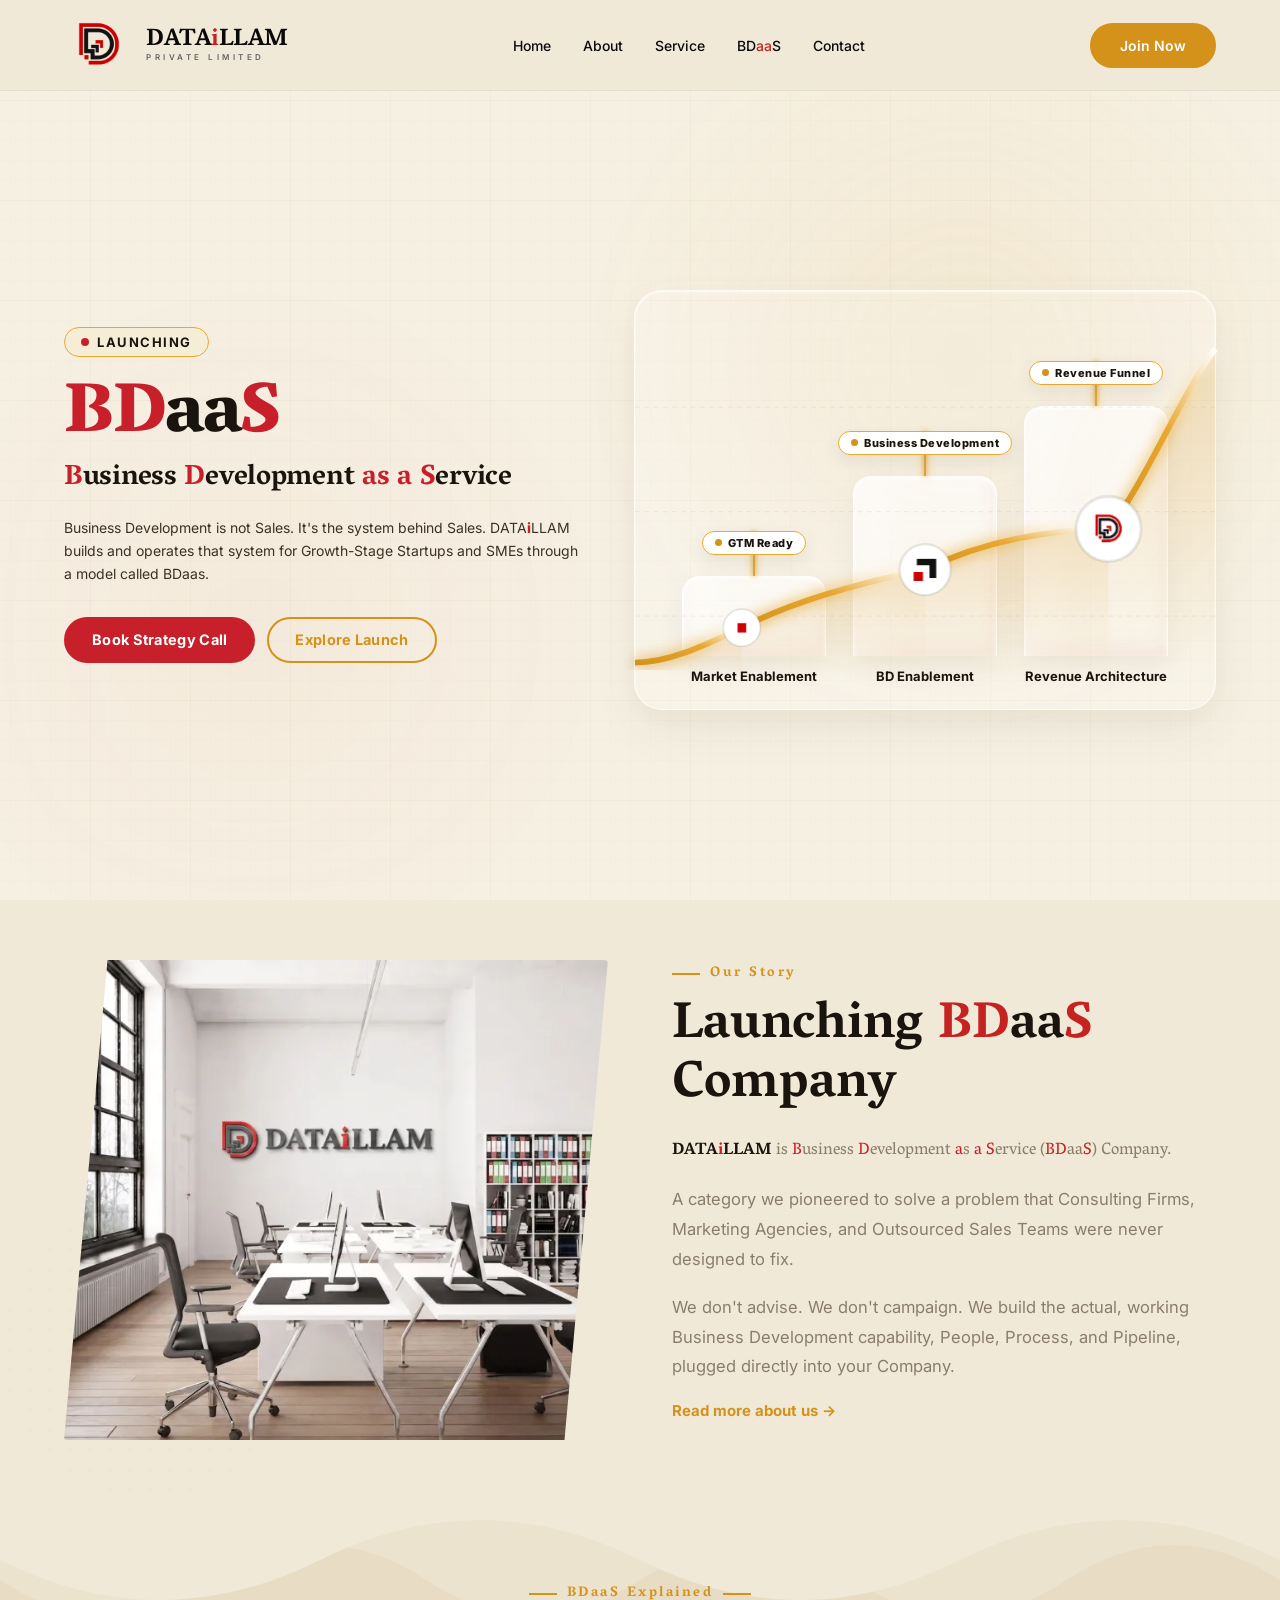
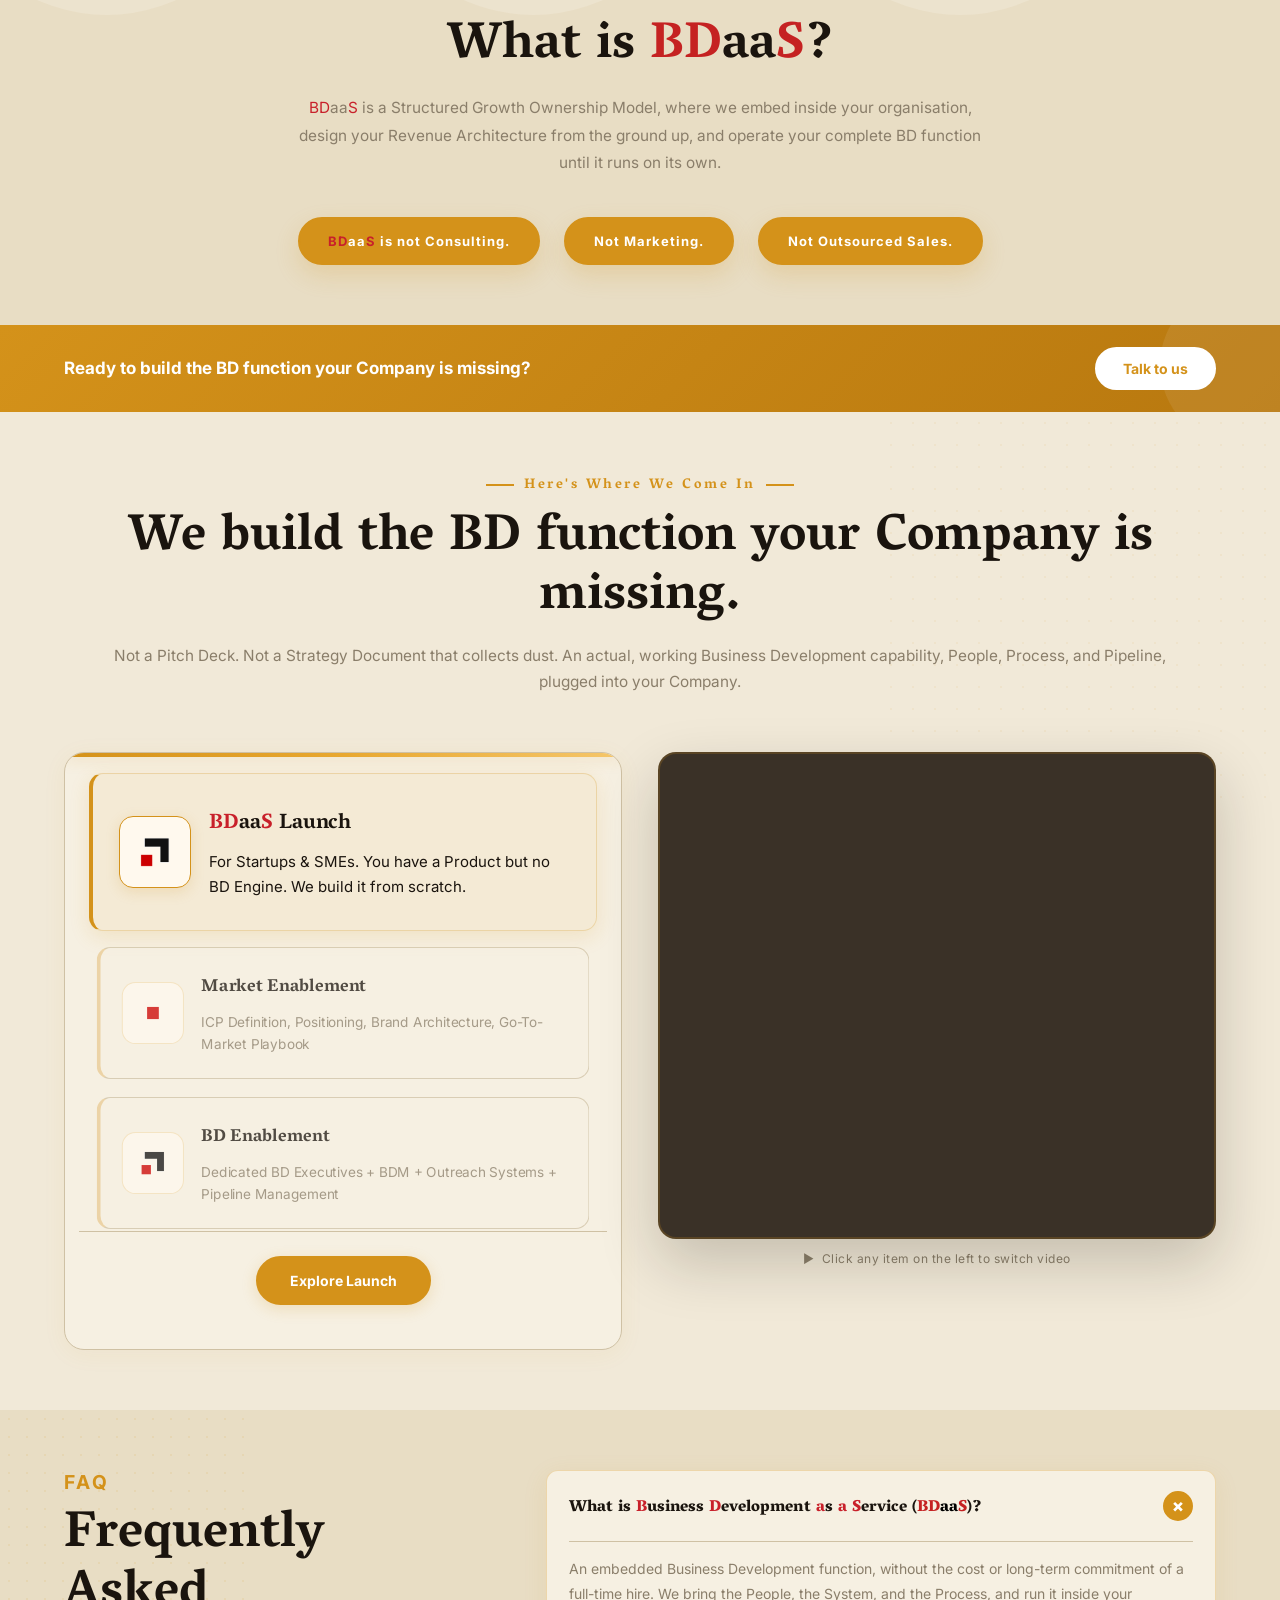
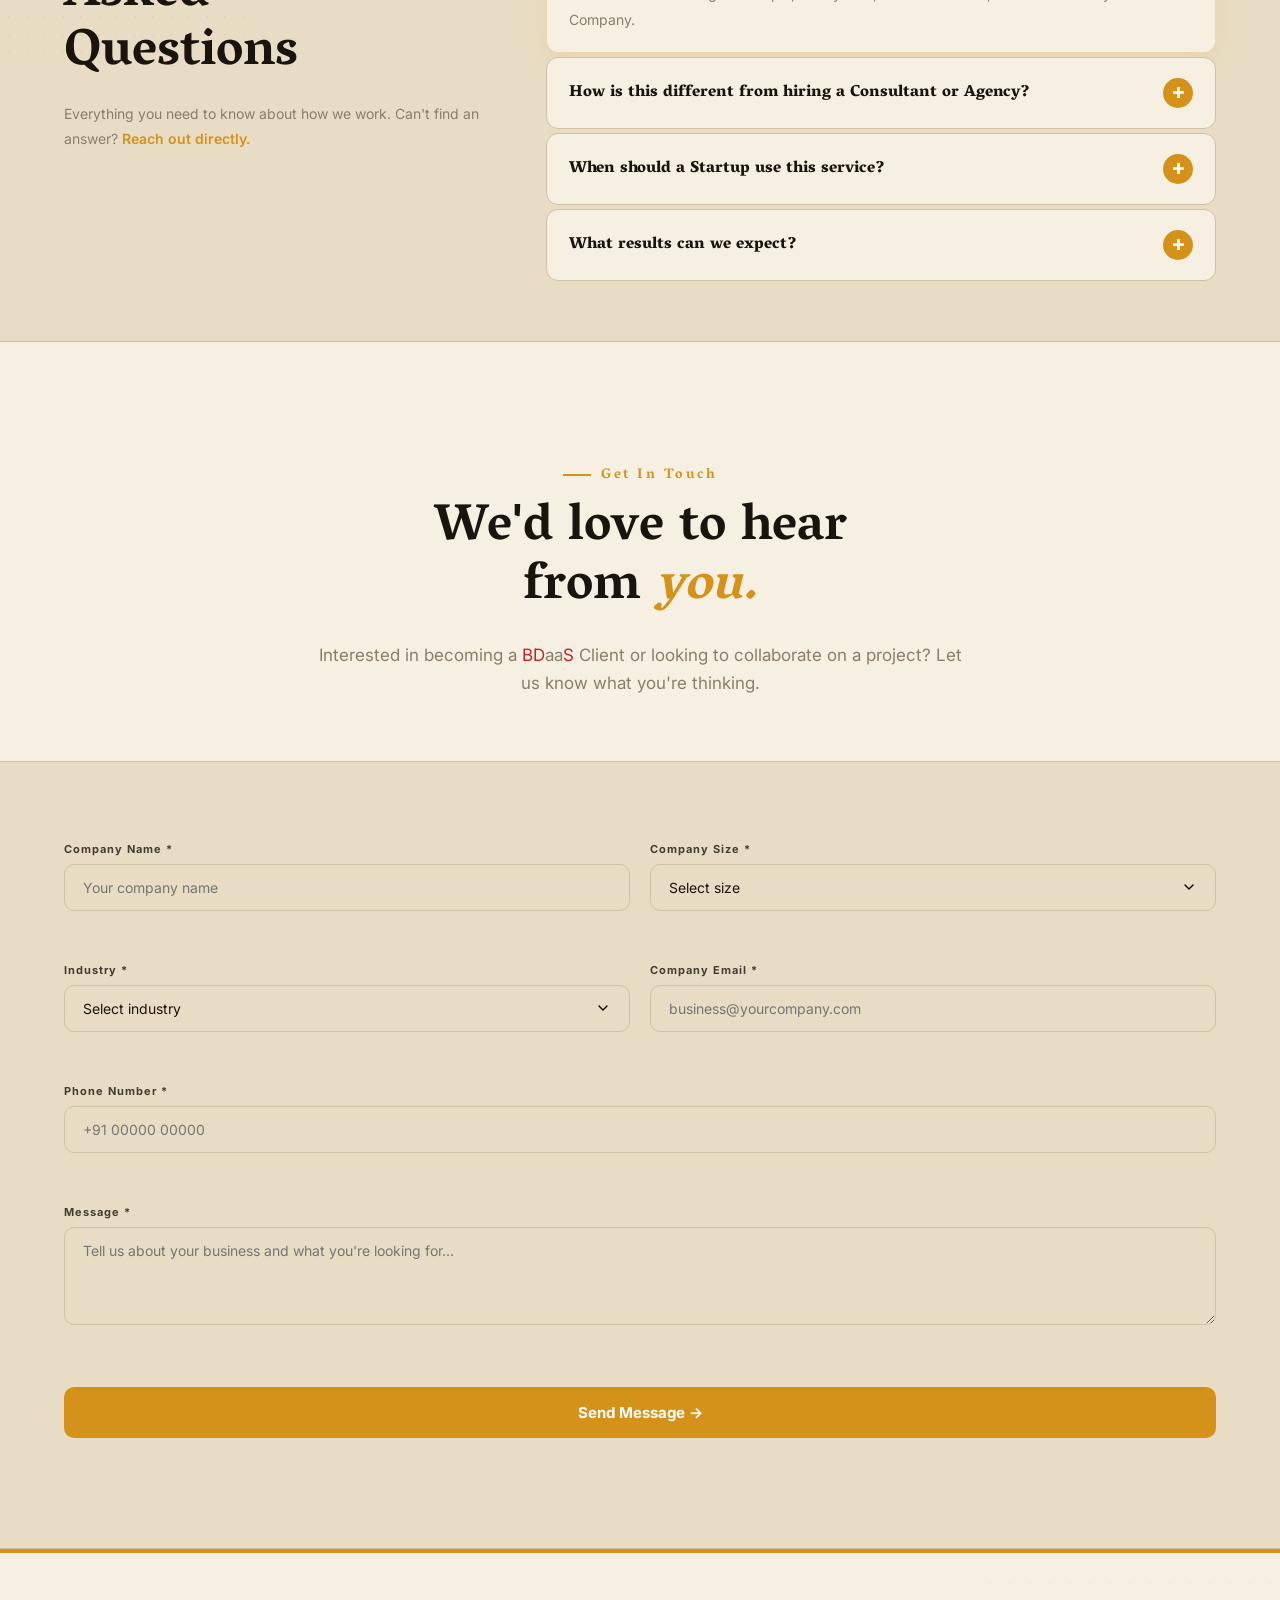
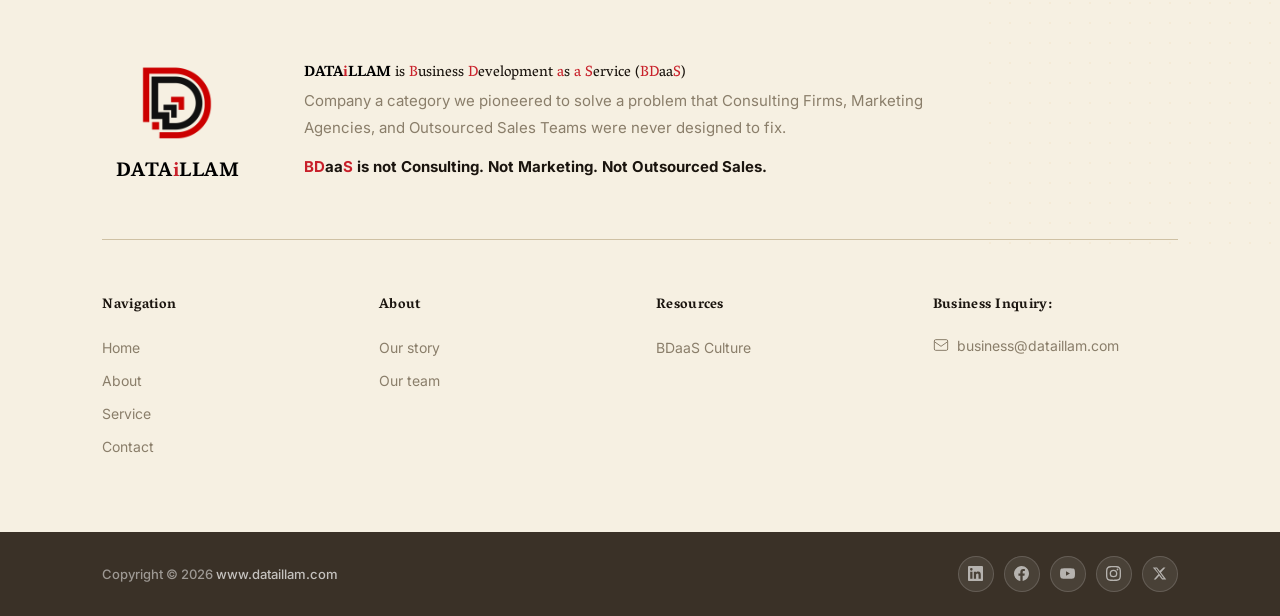
<file: index.html>
<!DOCTYPE html>
<html lang="en">

<head>
    <!-- Google Analytics -->
    <script async src="https://www.googletagmanager.com/gtag/js?id=G-H3YMLE3T8D"></script>
    <script>
        window.dataLayer = window.dataLayer || [];
        function gtag() { dataLayer.push(arguments); }
        gtag('js', new Date());
        gtag('config', 'G-H3YMLE3T8D');
    </script>
    <meta charset="UTF-8">
    <meta name="viewport" content="width=device-width, initial-scale=1.0">
    <meta name="google-site-verification" content="--0mmHBTGhSpj_yF9pYY6tfAIMRShBg6K3k5BnbHZm0" />
    <title>Dataillam</title>
    <meta name="description" content="Business Development as a Service (BDaaS) for Startups & SMEs">
    <meta property="og:title" content="Dataillam">
    <meta property="og:description" content="Business Development as a Service (BDaaS) for Startups & SMEs">
    <meta property="og:image" content="https://www.dataillam.com/img/Without%20BG%20Without%20Name.png">
    <meta property="og:url" content="https://www.dataillam.com/">
    <meta property="og:type" content="website">
    <meta name="twitter:card" content="summary_large_image">
    <meta name="twitter:title" content="Dataillam">
    <meta name="twitter:description" content="Business Development as a Service (BDaaS) for Startups & SMEs">
    <meta name="twitter:image" content="https://www.dataillam.com/img/Without%20BG%20Without%20Name.png">
    <link rel="canonical" href="https://www.dataillam.com/">
    <meta name="robots" content="index, follow">
    <link rel="preconnect" href="https://fonts.googleapis.com">
    <link rel="preconnect" href="https://fonts.gstatic.com" crossorigin>
    <link rel="preload" href="img/wmremove-transformed_mobile.webp" as="image" media="(max-width: 768px)"
        fetchpriority="high">
    <link rel="preload" href="img/wmremove-transformed (1).webp" as="image" media="(min-width: 769px)"
        fetchpriority="high">
    <link rel="preload"
        href="https://fonts.googleapis.com/css2?family=Vesper+Libre:wght@400;700;900&family=Inter:wght@300;400;500;600;700&display=swap"
        as="style" onload="this.onload=null;this.rel='stylesheet'">
    <noscript>
        <link
            href="https://fonts.googleapis.com/css2?family=Vesper+Libre:wght@400;700;900&family=Inter:wght@300;400;500;600;700&display=swap"
            rel="stylesheet">
    </noscript>
    <link rel="stylesheet" href="css/home.css?v=2.1">
    <link rel="stylesheet" href="css/navbar.css?v=2.1">
    <link rel="stylesheet" href="css/footer.css?v=2.1">
    <link rel="icon" href="img/logo_optimized.webp" />
</head>

<body class="">

    <!-- Main Navigation Header -->
    <header id="mainNav">
        <div class="nav-inner">
            <!-- Logo -->
            <a href="index.html" class="logo">
                <div class="logo-img-wrapper">
                    <img src="img/logo_optimized.webp" alt="DATAiLLAM Symbol" class="logo-img" width="40" height="40">
                </div>
                <div class="brand-group">
                    <span class="logo-text">DATA<span>i</span>LLAM</span>
                    <span class="brand-sub">PRIVATE LIMITED</span>
                </div>
            </a>

            <!-- Desktop Links -->
            <ul class="nav-links">
                <li><a href="./" class="nav-link active">Home</a></li>
                <li><a href="About/" class="nav-link">About</a></li>
                <li><a href="Service/" class="nav-link">Service</a></li>
                <li><a href="Bdaas/" class="nav-link"><span class="bdaas-text">BD<span>aa</span>S</span></a></li>
                <li><a href="Contact/" class="nav-link">Contact</a></li>
            </ul>

            <!-- CTA Button -->
            <a href="Contact/" class="btn-nav">Join Now</a>

            <!-- Hamburger Icon (Mobile) -->
            <button class="hamburger" id="hamburgerBtn" aria-label="Toggle Navigation Menu">
                <span></span>
                <span></span>
                <span></span>
            </button>
        </div>
    </header>

    <!-- Mobile Drawer Menu -->
    <div class="mobile-menu" id="mobileMenu">
        <a href="./" class="mob-link active">Home</a>
        <a href="About/" class="mob-link">About</a>
        <a href="Service/" class="mob-link">Service</a>
        <a href="Bdaas/" class="mob-link"><span class="bdaas-text">BD<span>aa</span>S</span></a>
        <a href="Contact/" class="mob-link">Contact</a>
        <a href="Contact/" class="btn-mob">Join Now</a>
    </div>

    <!-- MAIN CONTENT -->
    <main>
        <!-- HERO SECTION -->
        <section class="hero">
            <!-- Blueprint Grid Background -->
            <div class="hero-blueprint-bg">
                <div class="blueprint-grid"></div>
                <div class="blueprint-glow"></div>
            </div>

            <div class="hero-container">
                <!-- Left: Animated Blueprint Typography & CTAs -->
                <div class="hero-content hero-anim-text">
                    <div class="hero-badge">
                        <span class="hero-badge-dot"></span>
                        <span>Launching</span>
                    </div>

                    <div class="hero-headline-group">
                        <h1 class="hero-h1">
                            <span class="bdaas-text">BD<span class="char-aa">aa</span>S</span>
                        </h1>
                        <h2 class="hero-subheadline">
                            <span class="bdaas-full-text"><span>B</span>usiness <span>D</span>evelopment <span>as
                                    a</span> <span>S</span>ervice</span>
                        </h2>
                    </div>

                    <p class="hero-tagline-desc">
                        Business Development is not Sales. It's the system behind Sales. DATA<span
                            class="brand-bdaas"><span class="black-char">i</span></span>LLAM builds and operates that
                        system for Growth-Stage Startups and SMEs through a model called BDaas.
                    </p>

                    <div class="hero-actions-wrap">
                        <div class="hero-actions">
                            <a href="Contact/" class="btn-primary">Book Strategy Call</a>
                            <a href="Bdaas/" class="btn-outline">Explore Launch</a>
                        </div>
                    </div>
                </div>

                <!-- RIGHT VISUAL (3D GLASS TOWER GROWTH ENGINE) -->
                <div class="hero-visual hero-anim-card">
                    <div class="growth-trajectory-container idled" id="growthContainer">
                        <!-- SVG Graph Canvas -->
                        <svg class="growth-graph" viewBox="0 0 500 360" preserveAspectRatio="none" id="growthSvg">
                            <defs>
                                <!-- Line Gradient -->
                                <linearGradient id="lineGradient" x1="0%" y1="100%" x2="100%" y2="0%">
                                    <stop offset="0%" stop-color="var(--amber)" />
                                    <stop offset="55%" stop-color="var(--amber-light)" />
                                    <stop offset="100%" stop-color="#ffffff" />
                                </linearGradient>

                                <!-- Area Gradient -->
                                <linearGradient id="areaGradient" x1="0%" y1="0%" x2="0%" y2="100%">
                                    <stop offset="0%" stop-color="rgba(212, 146, 26, 0.22)" />
                                    <stop offset="100%" stop-color="rgba(212, 146, 26, 0.0)" />
                                </linearGradient>

                                <!-- Glow Filter -->
                                <filter id="lineGlow" x="-20%" y="-20%" width="140%" height="140%">
                                    <feGaussianBlur stdDeviation="6" result="blur" />
                                    <feComposite in="SourceGraphic" in2="blur" operator="over" />
                                </filter>

                                <!-- Pulse Glow -->
                                <filter id="nodeGlow" x="-50%" y="-50%" width="200%" height="200%">
                                    <feGaussianBlur stdDeviation="5" result="blur" />
                                    <feComposite in="SourceGraphic" in2="blur" operator="over" />
                                </filter>
                            </defs>

                            <!-- Subtle Grid lines -->
                            <path class="grid-line" d="M 0,280 L 500,280" />
                            <path class="grid-line" d="M 0,190 L 500,190" />
                            <path class="grid-line" d="M 0,100 L 500,100" />

                            <!-- Shaded Area Under Graph -->
                            <path class="trajectory-area area-1" d="M 0,320 C 30,320 60,305 92,290 L 92,330 L 0,330 Z"
                                fill="url(#areaGradient)" />
                            <path class="trajectory-area area-2"
                                d="M 92,290 C 140,265 200,250 250,240 L 250,330 L 92,330 Z" fill="url(#areaGradient)" />
                            <path class="trajectory-area area-3"
                                d="M 250,240 C 300,215 360,205 408,205 L 408,330 L 250,330 Z"
                                fill="url(#areaGradient)" />
                            <path class="trajectory-area area-4"
                                d="M 408,205 C 440,165 470,90 500,50 L 500,330 L 408,330 Z" fill="url(#areaGradient)" />

                            <!-- Main Trajectory SVG Path -->
                            <path class="trajectory-line line-1" d="M 0,320 C 30,320 60,305 92,290" fill="none"
                                stroke="url(#lineGradient)" stroke-width="5" filter="url(#lineGlow)" />
                            <path class="trajectory-line line-2" d="M 92,290 C 140,265 200,250 250,240" fill="none"
                                stroke="url(#lineGradient)" stroke-width="5" filter="url(#lineGlow)" />
                            <path class="trajectory-line line-3" d="M 250,240 C 300,215 360,205 408,205" fill="none"
                                stroke="url(#lineGradient)" stroke-width="5" filter="url(#lineGlow)" />
                            <path class="trajectory-line line-4" d="M 408,205 C 440,165 470,90 500,50" fill="none"
                                stroke="url(#lineGradient)" stroke-width="5" filter="url(#lineGlow)" />

                            <!-- Milestone 1 Node (Market Enablement centered at x=92, y=290) -->
                            <g class="milestone-node node-1" id="mNode1">
                                <circle cx="92" cy="290" r="16" fill="#ffffff" stroke="rgba(26, 20, 14, 0.1)"
                                    stroke-width="1.5" />
                                <image href="img/Without BG Without Name (2).png" x="80" y="278" width="24"
                                    height="24" />
                            </g>

                            <!-- Milestone 2 Node (BD Enablement centered at x=250, y=240) -->
                            <g class="milestone-node node-2" id="mNode2">
                                <circle cx="250" cy="240" r="22" fill="#ffffff" stroke="rgba(26, 20, 14, 0.1)"
                                    stroke-width="2" />
                                <image href="img/Without BG Without Name (1).png" x="234" y="224" width="32"
                                    height="32" />
                            </g>

                            <!-- Milestone 3 Node (Pipeline Management centered at x=408, y=205) -->
                            <g class="milestone-node node-3" id="mNode3">
                                <circle cx="408" cy="205" r="28" fill="#ffffff" stroke="rgba(26, 20, 14, 0.1)"
                                    stroke-width="2.5" />
                                <image href="img/Without BG Without Name.png" x="388" y="185" width="40" height="40" />
                            </g>
                        </svg>

                        <!-- 3D Glass Towers Wrapper -->
                        <div class="pillars-wrapper">
                            <!-- Tower 1: Market Enablement -->
                            <div class="pillar-group p-market" id="pillar1">
                                <!-- Vertical Light Beam Connecting to Graph Curve -->
                                <div class="light-beam"></div>

                                <!-- Floating Metric Pill -->
                                <div class="tower-metric-pill">
                                    <span class="pill-dot amber"></span>
                                    <span>GTM Ready</span>
                                </div>

                                <!-- 3D Glass Tower Column -->
                                <div class="pillar-column glass-tower">
                                    <div class="tower-glass-facet"></div>
                                    <div class="energy-fill-meter"></div>
                                    <div class="tower-top-pedestal"></div>
                                </div>

                                <!-- Label below -->
                                <div class="pillar-label">Market Enablement</div>

                                <!-- Popover Tooltip on Hover -->
                                <div class="pillar-popover">
                                    <div class="popover-title">Phase 1</div>
                                    <div class="popover-body">Market entry, planned and executed for you.</div>
                                </div>
                            </div>

                            <!-- Tower 2: BD Enablement -->
                            <div class="pillar-group p-bd" id="pillar2">
                                <!-- Vertical Light Beam Connecting to Graph Curve -->
                                <div class="light-beam"></div>

                                <!-- Floating Metric Pill -->
                                <div class="tower-metric-pill">
                                    <span class="pill-dot amber"></span>
                                    <span>Business Development</span>
                                </div>

                                <!-- 3D Glass Tower Column -->
                                <div class="pillar-column glass-tower">
                                    <div class="tower-glass-facet"></div>
                                    <div class="energy-fill-meter"></div>
                                    <div class="tower-top-pedestal"></div>
                                </div>

                                <!-- Label below -->
                                <div class="pillar-label">BD Enablement</div>

                                <!-- Popover Tooltip on Hover -->
                                <div class="pillar-popover">
                                    <div class="popover-title">Phase 2</div>
                                    <div class="popover-body">We find your potential customers and schedule meetings for
                                        you.</div>
                                </div>
                            </div>

                            <!-- Tower 3: Pipeline Management -->
                            <div class="pillar-group p-pipe" id="pillar3">
                                <!-- Vertical Light Beam Connecting to Graph Curve -->
                                <div class="light-beam"></div>

                                <!-- Floating Metric Pill -->
                                <div class="tower-metric-pill">
                                    <span class="pill-dot amber"></span>
                                    <span>Revenue Funnel</span>
                                </div>

                                <!-- 3D Glass Tower Column -->
                                <div class="pillar-column glass-tower">
                                    <div class="tower-glass-facet"></div>
                                    <div class="energy-fill-meter"></div>
                                    <div class="tower-top-pedestal"></div>
                                </div>

                                <!-- Label below -->
                                <div class="pillar-label">Revenue Architecture</div>

                                <!-- Popover Tooltip on Hover -->
                                <div class="pillar-popover">
                                    <div class="popover-title">Phase 3</div>
                                    <div class="popover-body">We optimize your funnel to increase conversions, growth,
                                        and
                                        revenue.</div>
                                </div>
                            </div>
                        </div>
                    </div>
                </div>
            </div>
        </section>

        <!-- ─── OUR STORY ─── -->
        <section class="story-section" id="launching-bdaas">
            <div class="story-bg-dots"></div>
            <div class="story-grid">
                <div class="story-img-area slide-l">
                    <div class="story-img-main">
                        <picture>
                            <source media="(max-width: 768px)" srcset="img/Our_story_mobile.webp">
                            <img src="img/Our story.webp" alt="DATAiLLAM Team at Work" loading="lazy" width="600"
                                height="400">
                        </picture>
                    </div>
                </div>
                <div class="slide-r" style="transition-delay:0.1s">
                    <div class="eyebrow">
                        <div class="eline"></div><span class="etext">Our Story</span>
                    </div>
                    <h2 class="section-h2" style="margin-bottom:20px">Launching <span class="bdaas-text"
                            style="font-family: var(--serif) !important;"><span>B</span><span>D</span>aa<span>S</span></span>
                        Company
                    </h2>
                    <p class="story-content" style="font-family: var(--serif);"><span
                            class="brand-word">DATA<span>i</span>LLAM</span> is <span class="bdaas-full-text"><span
                                class="red">B</span>usiness <span class="red">D</span>evelopment <span
                                class="red">a</span>s
                            <span class="red">a</span> <span class="red">S</span>ervice</span> (<span class="bdaas-text"
                            style="font-family: var(--serif) !important;"><span>B</span><span>D</span>aa<span>S</span></span>)
                        Company.</p>
                    <p class="story-content">A category we pioneered to solve a problem that Consulting Firms, Marketing
                        Agencies,
                        and Outsourced Sales Teams were never designed to fix.</p>
                    <p class="story-content">We don't advise. We don't campaign. We build the actual, working Business
                        Development capability, People, Process, and Pipeline, plugged directly into your Company.</p>
                    <a href="About/" class="link-gold">Read more about us &rarr;</a>
                </div>
            </div>
        </section>

        <!-- ─── WHAT IS BDAAS ─── -->
        <section class="what-section">
            <div class="what-wave">
                <div class="wave-layer track-1">
                    <svg viewBox="0 0 1440 160" xmlns="http://www.w3.org/2000/svg" preserveAspectRatio="none">
                        <path fill="var(--paper)" d="M 0,60 Q 180,140 360,60 T 720,60 T 1080,60 T 1440,60 V 0 H 0 Z" />
                    </svg>
                    <svg viewBox="0 0 1440 160" xmlns="http://www.w3.org/2000/svg" preserveAspectRatio="none">
                        <path fill="var(--paper)" d="M 0,60 Q 180,140 360,60 T 720,60 T 1080,60 T 1440,60 V 0 H 0 Z" />
                    </svg>
                </div>
                <div class="wave-layer track-2">
                    <svg viewBox="0 0 1440 160" xmlns="http://www.w3.org/2000/svg" preserveAspectRatio="none">
                        <path fill="var(--paper)"
                            d="M 0,80 Q 120,150 240,80 T 480,80 T 720,80 T 960,80 T 1200,80 T 1440,80 V 0 H 0 Z" />
                    </svg>
                    <svg viewBox="0 0 1440 160" xmlns="http://www.w3.org/2000/svg" preserveAspectRatio="none">
                        <path fill="var(--paper)"
                            d="M 0,80 Q 120,150 240,80 T 480,80 T 720,80 T 960,80 T 1200,80 T 1440,80 V 0 H 0 Z" />
                    </svg>
                </div>
            </div>
            <div class="what-inner fade-up" style="padding-top:20px">
                <div class="eyebrow" style="justify-content:center">
                    <div class="eline"></div><span class="etext"><span class="bdaas-text"
                            style="font-family: var(--serif) !important;"><span
                                style=" color: var(--amber)">B</span><span style=" color: var(--amber)">D</span>aa<span
                                style="color:var(--amber)">S</span></span>
                        Explained</span>
                    <div class="eline"></div>
                </div>
                <h2 class="section-h2" style="margin-bottom:16px">What is <span class="bdaas-text"
                        style="font-family: var(--serif) !important;"><span>B</span><span>D</span>aa<span>S</span></span>?
                </h2>
                <p class="what-desc"><span style=" color: var(--red)">B</span><span
                        style=" color: var(--red)">D</span>aa<span style="color:var(--red)">S</span></span> is a
                    Structured Growth Ownership Model, where we embed inside your
                    organisation, design your Revenue Architecture from the ground up, and operate your complete BD
                    function until it runs on its own.</p>
                <div class="tagline-bar">
                    <a href="Bdaas/" class="floating-gold-btn">
                        <span><span class="bdaas-text-custom"><span class="bds">BD</span><span class="aa">aa</span><span
                                    class="bds">S</span></span> is not Consulting.</span>
                    </a>
                    <a href="Bdaas/" class="floating-gold-btn">
                        <span>Not Marketing.</span>
                    </a>
                    <a href="Bdaas/" class="floating-gold-btn">
                        <span>Not Outsourced Sales.</span>
                    </a>
                </div>
            </div>
        </section>

        <!-- ─── CTA STRIP ─── -->
        <div class="cta-strip fade-up">
            <p>Ready to build the BD function your Company is missing?</p>
            <a href="Contact/" class="btn-white">Talk to us</a>
        </div>

        <!-- ─── VALUE SECTION ─── -->
        <section class="value-section">
            <div class="value-bg-dots"></div>
            <div class="value-head fade-up">
                <div class="eyebrow" style="justify-content:center">
                    <div class="eline"></div><span class="etext">Here's Where We Come In</span>
                    <div class="eline"></div>
                </div>
                <h2 class="section-h2">We build the BD function your Company is missing.</h2>
                <p class="value-sub">Not a Pitch Deck. Not a Strategy Document that collects dust. An actual, working
                    Business Development capability, People, Process, and Pipeline, plugged into your Company.</p>
            </div>
            <div class="value-split">
                <div class="bdaas-card scale-up">
                    <div class="bdaas-card-top-bar"></div>
                    <div class="bdaas-card-inner">
                        <div class="bdaas-items">
                            <div class="bdaas-item active" id="btn-launch" onclick="selectVideo('launch')">
                                <div class="bdaas-item-icon">
                                    <img src="img/Without BG Without Name (1).png" alt="Logo" loading="lazy" width="40"
                                        height="40">
                                </div>
                                <div class="bdaas-item-content">
                                    <strong><span style="color: var(--red   )">B</span><span
                                            style="color: var(--red)">D</span>aa<span style="color: var(--red)">S</span>
                                        Launch</strong>
                                    <p>For Startups &amp; SMEs. You have a Product but no BD Engine. We build it from
                                        scratch.</p>
                                </div>
                            </div>
                            <div class="bdaas-item" id="btn-market" onclick="selectVideo('market')">
                                <div class="bdaas-item-icon"><img src="img/Without BG Without Name (2).png" alt="Logo"
                                        loading="lazy" width="40" height="40">
                                </div>
                                <div class="bdaas-item-content">
                                    <strong>Market Enablement</strong>
                                    <p>ICP Definition, Positioning, Brand Architecture, Go-To-Market Playbook</p>
                                </div>
                            </div>
                            <div class="bdaas-item" id="btn-bd" onclick="selectVideo('bd')">
                                <div class="bdaas-item-icon"><img src="img/Without BG Without Name (1).png" alt="Logo"
                                        loading="lazy" width="40" height="40">
                                </div>
                                <div class="bdaas-item-content">
                                    <strong>BD Enablement</strong>
                                    <p>Dedicated BD Executives + BDM + Outreach Systems + Pipeline Management</p>
                                </div>
                            </div>
                        </div>
                        <div class="bdaas-card-footer">
                            <a href="Service/" class="btn-card-explore">Explore Launch </a>
                        </div>
                    </div>
                </div>
                <div class="value-video-wrap scale-up" style="transition-delay:0.12s">
                    <div class="value-video-box" id="value-video-box" style="padding: 0;">
                        <iframe src="https://www.youtube.com/embed/5_JCsAVSHn0?si=uqME-XuDlrsgWRqP"
                            title="YouTube video player" frameborder="0"
                            allow="accelerometer; autoplay; clipboard-write; encrypted-media; gyroscope; picture-in-picture; web-share"
                            referrerpolicy="strict-origin-when-cross-origin" allowfullscreen
                            style="width: 100%; height: 100%; border: none;" loading="lazy"></iframe>
                    </div>
                    <p
                        style="text-align:center;font-size:12px;color:var(--mute);margin-top:12px;letter-spacing:0.5px;font-family:var(--sans)">
                        &#9654;&nbsp; Click any item on the left to switch video
                    </p>
                </div>
            </div>
        </section>

        <!-- ─── FAQ ─── -->
        <section class="faq-section" id="faq">
            <div class="faq-accent-dots"></div>
            <div class="faq-wrap">
                <div class="faq-left slide-l">
                    <span class="section-label">FAQ</span>
                    <h2 class="faq-section-h2">Frequently<br>Asked<br>Questions</h2>
                    <p>Everything you need to know about how we work. Can't find an answer? <a href="#contact">Reach out
                            directly.</a></p>
                </div>
                <div class="faq-list slide-r" style="transition-delay:0.1s">
                    <div class="faq-item open" onclick="toggleFaq(this)">
                        <div class="faq-header">
                            <span class="faq-q">What is <span class="bdaas-full-text"><span class="red">B</span>usiness
                                    <span class="red">D</span>evelopment <span class="red">a</span>s <span
                                        class="red">a</span> <span class="red">S</span>ervice</span> (<span
                                    class="bdaas-text"><span style="font-family: var(--serif);">B</span><span
                                        style="font-family: var(--serif);">D</span><span
                                        style="font-family: var(--serif); color: black;">aa</span><span
                                        style="font-family: var(--serif);">S</span></span>)?</span>
                            <div class="faq-icon"><svg viewBox="0 0 12 12" fill="none">
                                    <path d="M6 1v10M1 6h10" />
                                </svg></div>
                        </div>
                        <div class="faq-body open">
                            <p class="faq-a">An embedded Business Development function, without the cost or long-term
                                commitment of a full-time hire. We bring the People, the System, and the Process, and
                                run it inside your Company.</p>
                        </div>
                    </div>
                    <div class="faq-item" onclick="toggleFaq(this)">
                        <div class="faq-header">
                            <span class="faq-q">How is this different from hiring a Consultant or Agency?</span>
                            <div class="faq-icon"><svg viewBox="0 0 12 12" fill="none">
                                    <path d="M6 1v10M1 6h10" />
                                </svg></div>
                        </div>
                        <div class="faq-body">
                            <p class="faq-a">Consultants give advice. Agencies run campaigns. We build the Function
                                itself, Strategy, dedicated People, Outreach Systems, and Pipeline, then run it inside
                                your Company until it's self-sustaining.</p>
                        </div>
                    </div>
                    <div class="faq-item" onclick="toggleFaq(this)">
                        <div class="faq-header">
                            <span class="faq-q">When should a Startup use this service?</span>
                            <div class="faq-icon"><svg viewBox="0 0 12 12" fill="none">
                                    <path d="M6 1v10M1 6h10" />
                                </svg></div>
                        </div>
                        <div class="faq-body">
                            <p class="faq-a">When you have a Product that works, early Clients who love you, and no
                                reliable System for finding the next one. If Growth depends on the Founder making calls,
                                it's time.</p>
                        </div>
                    </div>
                    <div class="faq-item" onclick="toggleFaq(this)">
                        <div class="faq-header">
                            <span class="faq-q">What results can we expect?</span>
                            <div class="faq-icon"><svg viewBox="0 0 12 12" fill="none">
                                    <path d="M6 1v10M1 6h10" />
                                </svg></div>
                        </div>
                        <div class="faq-body">
                            <p class="faq-a">A defined ICP, Structured Pipeline, Outbound System in motion, and a BD
                                Function that runs without you in every meeting. Predictable, not accidental.</p>
                        </div>
                    </div>
                </div>
            </div>
        </section>

        <!-- ─── CONTACT SECTION ─── -->
        <section class="contact-section" id="contact">
            <div class="contact-grid container">
                <div class="contact-info fade-up">
                    <div class="eyebrow">
                        <div class="eline"></div><span class="etext">Get In Touch</span>
                    </div>
                    <h2 class="section-h2">We'd love to hear<br>from <em>you.</em></h2>
                    <p>Interested in becoming a <span><span style="color: var(--red);">B</span><span
                                style="color: var(--red);">D</span>aa<span style="color: var(--red);">S</span></span>
                        Client or looking to collaborate on a project? Let us know what you're thinking.</p>
                </div>
                <div class="contact-form scale-up">
                    <form id="contactForm" novalidate aria-label="Contact form" autocomplete="off">
                        <div class="form-row">
                            <div class="form-group field-wrap">
                                <label>Company Name *</label>
                                <input type="text" class="form-input" id="fcompany" name="company_name"
                                    placeholder="Your company name" required>
                                <span class="field-error-msg"></span>
                            </div>
                            <div class="form-group field-wrap">
                                <label>Company Size *</label>
                                <select class="form-input" id="fsize" name="company_size" required>
                                    <option value="" disabled selected>Select size</option>
                                    <option value="1-10">10 employees</option>
                                    <option value="11-50">50 employees</option>
                                    <option value="51-100">100 employees</option>
                                    <option value="101-1000">1000 employees</option>
                                    <option value="1000+">1000+ employees</option>
                                </select>
                                <span class="field-error-msg"></span>
                            </div>
                        </div>
                        <div class="form-row">
                            <div class="form-group field-wrap">
                                <label>Industry *</label>
                                <select class="form-input" id="findustry" name="industry" required>
                                    <option value="" disabled selected>Select industry</option>
                                    <option value="B2B">B2B</option>
                                    <option value="Other">Other</option>
                                </select>
                                <span class="field-error-msg"></span>
                            </div>
                            <div class="form-group field-wrap">
                                <label>Company Email *</label>
                                <input type="email" class="form-input" id="femail" name="from_email"
                                    placeholder="business@yourcompany.com" required>
                                <span class="field-error-msg"></span>
                            </div>
                        </div>
                        <div class="form-group field-wrap" style="margin-bottom:20px">
                            <label>Phone Number *</label>
                            <input type="tel" class="form-input" id="fphone" name="phone" placeholder="+91 00000 00000"
                                required>
                            <span class="field-error-msg"></span>
                        </div>
                        <div class="form-group field-wrap" style="margin-bottom:20px">
                            <label>Message *</label>
                            <textarea class="form-input" id="fmessage" name="message" rows="4"
                                placeholder="Tell us about your business and what you're looking for..."
                                required></textarea>
                            <span class="field-error-msg"></span>
                        </div>
                        <div style="display:flex;align-items:center;gap:15px;flex-wrap:wrap;">
                            <button type="submit" class="btn-form" id="submitBtn"><span class="btn-txt">Send Message
                                    &rarr;</span></button>
                            <div class="form-success-banner" id="formSuccess" role="alert"
                                style="display:none;color:var(--amber);font-weight:600;font-size:14px;">
                                <i class="bi bi-check-circle-fill"></i> Message sent! We'll be in touch shortly.
                            </div>
                        </div>
                        <div role="status" aria-live="polite" id="formStatus"
                            style="font-size:14px;color:var(--red);margin-top:10px;min-height:20px;"></div>
                    </form>
                </div>
            </div>
        </section>

        <!-- ─── FOOTER ─── -->
        <footer>
            <div class="footer-upper">
                <div class="footer-top-row">
                    <div class="footer-logo-block">
                        <img src="img/Without BG Without Name.png" alt="DATAiLLAM Logo" class="footer-logo-img"
                            onerror="this.style.display='none'">
                        <div class="footer-brand-name brand-text">DATA<span>i</span>LLAM</div>
                    </div>
                    <div class="footer-description-block">
                        <p class="footer-desc-main"><span class="footer-desc-highlight"><span
                                    class="brand-text">DATA<span>i</span>LLAM</span> is <span
                                    class="text-red">B</span>usiness <span class="text-red">D</span>evelopment <span
                                    class="text-red">a</span>s <span class="text-red">a</span> <span
                                    class="text-red">S</span>ervice (<span class="text-red">BD</span>aa<span
                                    class="text-red">S</span>)</span><br>
                            Company a category we pioneered to solve a problem that Consulting Firms, Marketing
                            Agencies,
                            and Outsourced Sales Teams were never designed to fix.</p>
                        <p class="footer-desc-tagline"><strong><span><span style="color:var(--red)">B</span><span
                                        style="color:var(--red)">D</span>aa<span
                                        style="color:var(--red)">S</span></span> is
                                not Consulting. Not Marketing. Not
                                Outsourced Sales.</strong></p>
                    </div>
                </div>
                <div class="footer-nav-row">
                    <div>
                        <div class="footer-col-title">Navigation</div>
                        <ul class="footer-links">
                            <li><a href="./">Home</a></li>
                            <li><a href="About/">About</a></li>
                            <li><a href="Service/">Service</a></li>
                            <li><a href="Contact/">Contact</a></li>
                        </ul>
                    </div>
                    <div>
                        <div class="footer-col-title">About</div>
                        <ul class="footer-links">
                            <li><a href="About/">Our story</a></li>
                            <li><a href="About/#teamSection">Our team</a></li>
                        </ul>
                    </div>
                    <div>
                        <div class="footer-col-title">Resources</div>
                        <ul class="footer-links">
                            <li><a href="Bdaas/">BDaaS Culture</a></li>
                        </ul>
                    </div>
                    <div>
                        <div class="footer-col-title">Business Inquiry:</div>
                        <ul class="footer-links">
                            <li>
                                <a href="mailto:business@dataillam.com" class="footer-email-link">
                                    <svg viewBox="0 0 24 24" xmlns="http://www.w3.org/2000/svg">
                                        <rect x="2" y="4" width="20" height="16" rx="2" />
                                        <path d="M2 7l10 7 10-7" />
                                    </svg>
                                    business@dataillam.com
                                </a>
                            </li>
                        </ul>
                    </div>
                </div>
            </div>
            <div class="footer-bottom-strip">
                <p class="footer-copy">Copyright &copy; 2026 <a href="#">www.dataillam.com</a></p>
                <div class="social-row">
                    <a href="https://www.linkedin.com/company/dataillam/" class="social-btn" aria-label="LinkedIn">
                        <svg viewBox="0 0 24 24">
                            <path
                                d="M20.447 20.452h-3.554v-5.569c0-1.328-.027-3.037-1.852-3.037-1.853 0-2.136 1.445-2.136 2.939v5.667H9.351V9h3.414v1.561h.046c.477-.9 1.637-1.85 3.37-1.85 3.601 0 4.267 2.37 4.267 5.455v6.286zM5.337 7.433a2.062 2.062 0 01-2.063-2.065 2.064 2.064 0 112.063 2.065zm1.782 13.019H3.555V9h3.564v11.452zM22.225 0H1.771C.792 0 0 .774 0 1.729v20.542C0 23.227.792 24 1.771 24h20.451C23.2 24 24 23.227 24 22.271V1.729C24 .774 23.2 0 22.222 0h.003z" />
                        </svg>
                    </a>
                    <a href="https://www.facebook.com/dataillam" class="social-btn" aria-label="Facebook">
                        <svg viewBox="0 0 24 24">
                            <path
                                d="M24 12.073c0-6.627-5.373-12-12-12s-12 5.373-12 12c0 5.99 4.388 10.954 10.125 11.854v-8.385H7.078v-3.47h3.047V9.43c0-3.007 1.792-4.669 4.533-4.669 1.312 0 2.686.235 2.686.235v2.953H15.83c-1.491 0-1.956.925-1.956 1.874v2.25h3.328l-.532 3.47h-2.796v8.385C19.612 23.027 24 18.062 24 12.073z" />
                        </svg>
                    </a>
                    <a href="https://www.youtube.com/@BDaaSLaunchbyDATAiLLAM" class="social-btn" aria-label="YouTube"
                        target="_blank" rel="noopener noreferrer">
                        <svg viewBox="0 0 24 24">
                            <path
                                d="M23.495 6.205a3.007 3.007 0 00-2.088-2.088c-1.87-.501-9.396-.501-9.396-.501s-7.507-.01-9.396.501A3.007 3.007 0 00.527 6.205a31.247 31.247 0 00-.522 5.805 31.247 31.247 0 00.522 5.783 3.007 3.007 0 002.088 2.088c1.868.502 9.396.502 9.396.502s7.506 0 9.396-.502a3.007 3.007 0 002.088-2.088 31.247 31.247 0 00.5-5.783 31.247 31.247 0 00-.5-5.805zM9.609 15.601V8.408l6.264 3.602z" />
                        </svg>
                    </a>
                    <a href="https://www.instagram.com/dataillam/" class="social-btn" aria-label="Instagram">
                        <svg viewBox="0 0 24 24">
                            <path
                                d="M12 2.163c3.204 0 3.584.012 4.85.07 3.252.148 4.771 1.691 4.919 4.919.058 1.265.069 1.645.069 4.849 0 3.205-.012 3.584-.069 4.849-.149 3.225-1.664 4.771-4.919 4.919-1.266.058-1.644.07-4.85.07-3.204 0-3.584-.012-4.849-.07-3.26-.149-4.771-1.699-4.919-4.92-.058-1.265-.07-1.644-.07-4.849 0-3.204.013-3.583.07-4.849.149-3.227 1.664-4.771 4.919-4.919 1.266-.057 1.645-.069 4.849-.069zm0-2.163c-3.259 0-3.667.014-4.947.072-4.358.2-6.78 2.618-6.98 6.98-.059 1.281-.073 1.689-.073 4.948 0 3.259.014 3.668.072 4.948.2 4.358 2.618 6.78 6.98 6.98 1.281.058 1.689.072 4.948.072 3.259 0 3.668-.014 4.948-.072 4.354-.2 6.782-2.618 6.979-6.98.059-1.28.073-1.689.073-4.948 0-3.259-.014-3.667-.072-4.947-.196-4.354-2.617-6.78-6.979-6.98-1.281-.059-1.69-.073-4.949-.073zm0 5.838a6.162 6.162 0 100 12.324 6.162 6.162 0 000-12.324zM12 16a4 4 0 110-8 4 4 0 010 8zm6.406-11.845a1.44 1.44 0 100 2.881 1.44 1.44 0 000-2.881z" />
                        </svg>
                    </a>
                    <a href="https://x.com/dataillam" class="social-btn" aria-label="X">
                        <svg viewBox="0 0 24 24">
                            <path
                                d="M18.244 2.25h3.308l-7.227 8.26 8.502 11.24H16.17l-4.714-6.231-5.401 6.231H2.744l7.737-8.835L1.254 2.25H8.08l4.253 5.622zm-1.161 17.52h1.833L7.084 4.126H5.117z" />
                        </svg>
                    </a>
                </div>
            </div>
        </footer>

        <script src="js/home.js?v=2.1" defer></script>
        <script src="js/navbar.js?v=2.1" defer></script>
</body>

</html>
</file>
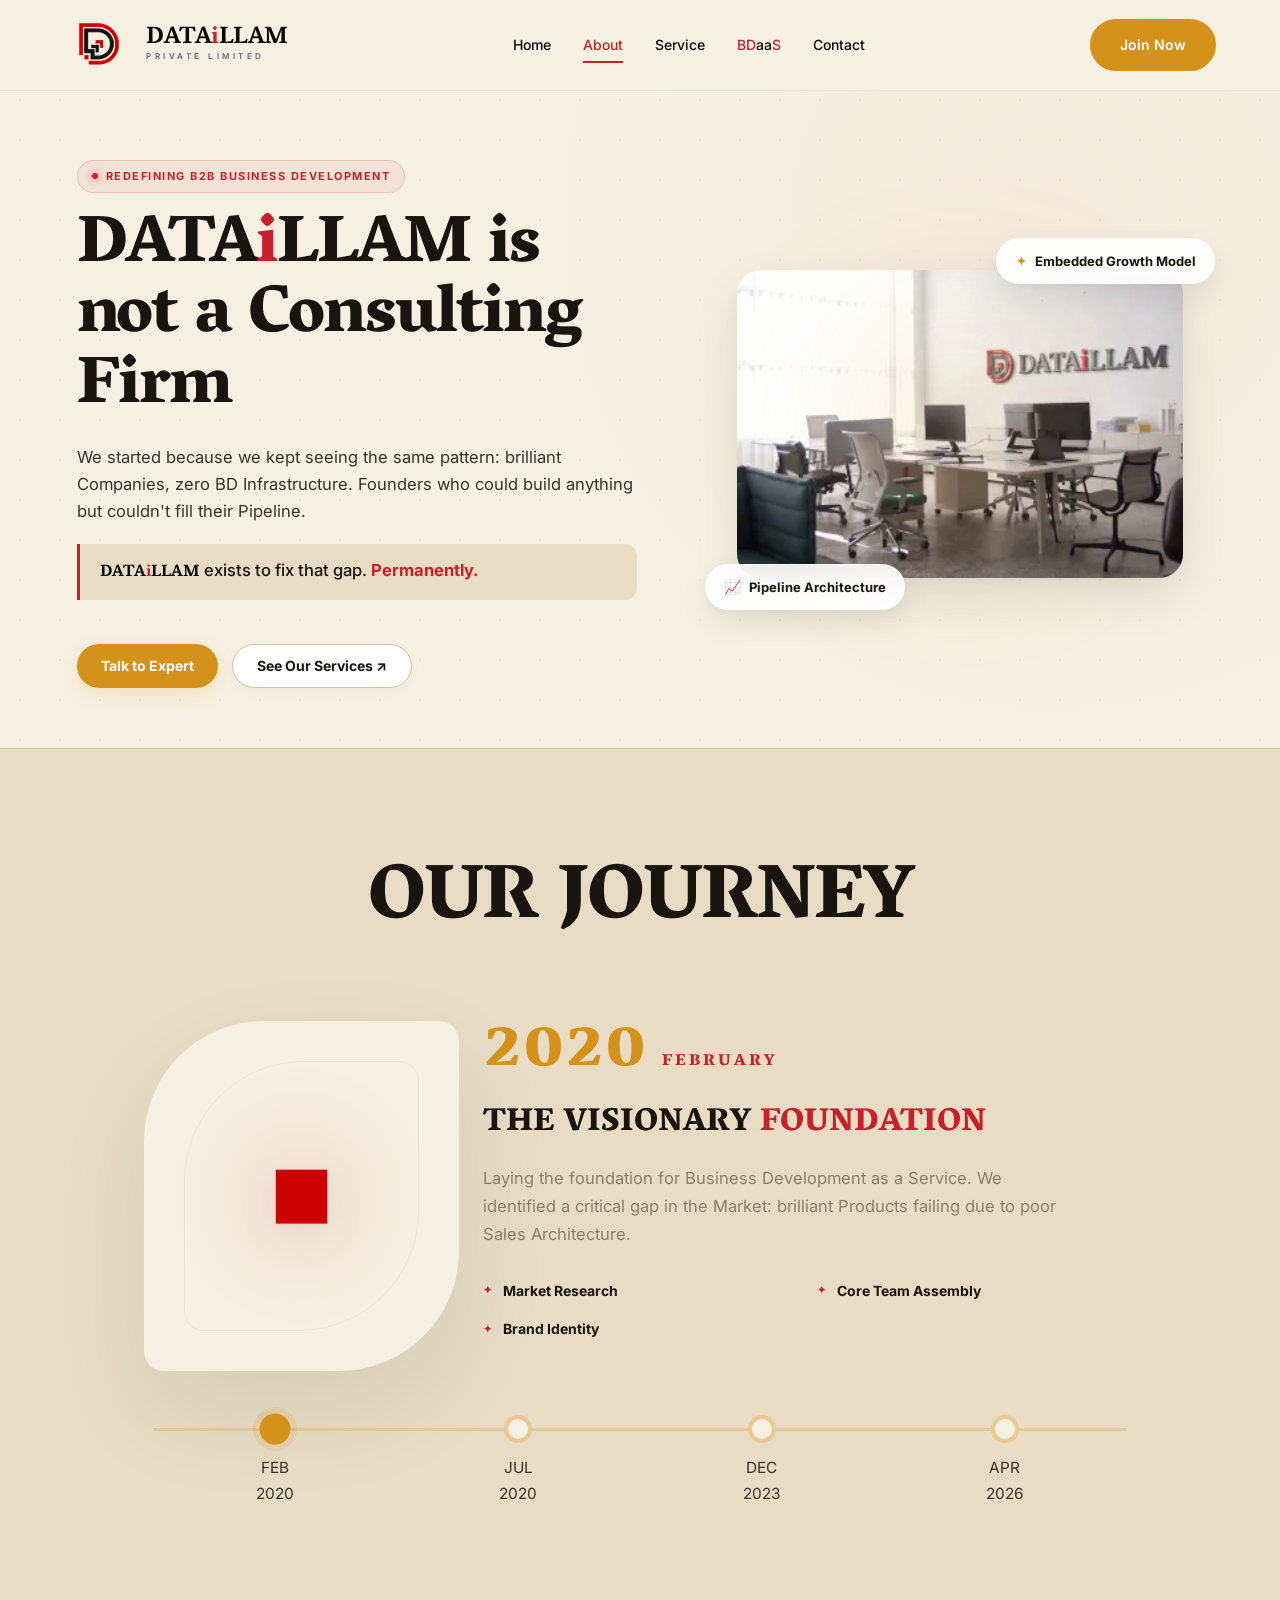
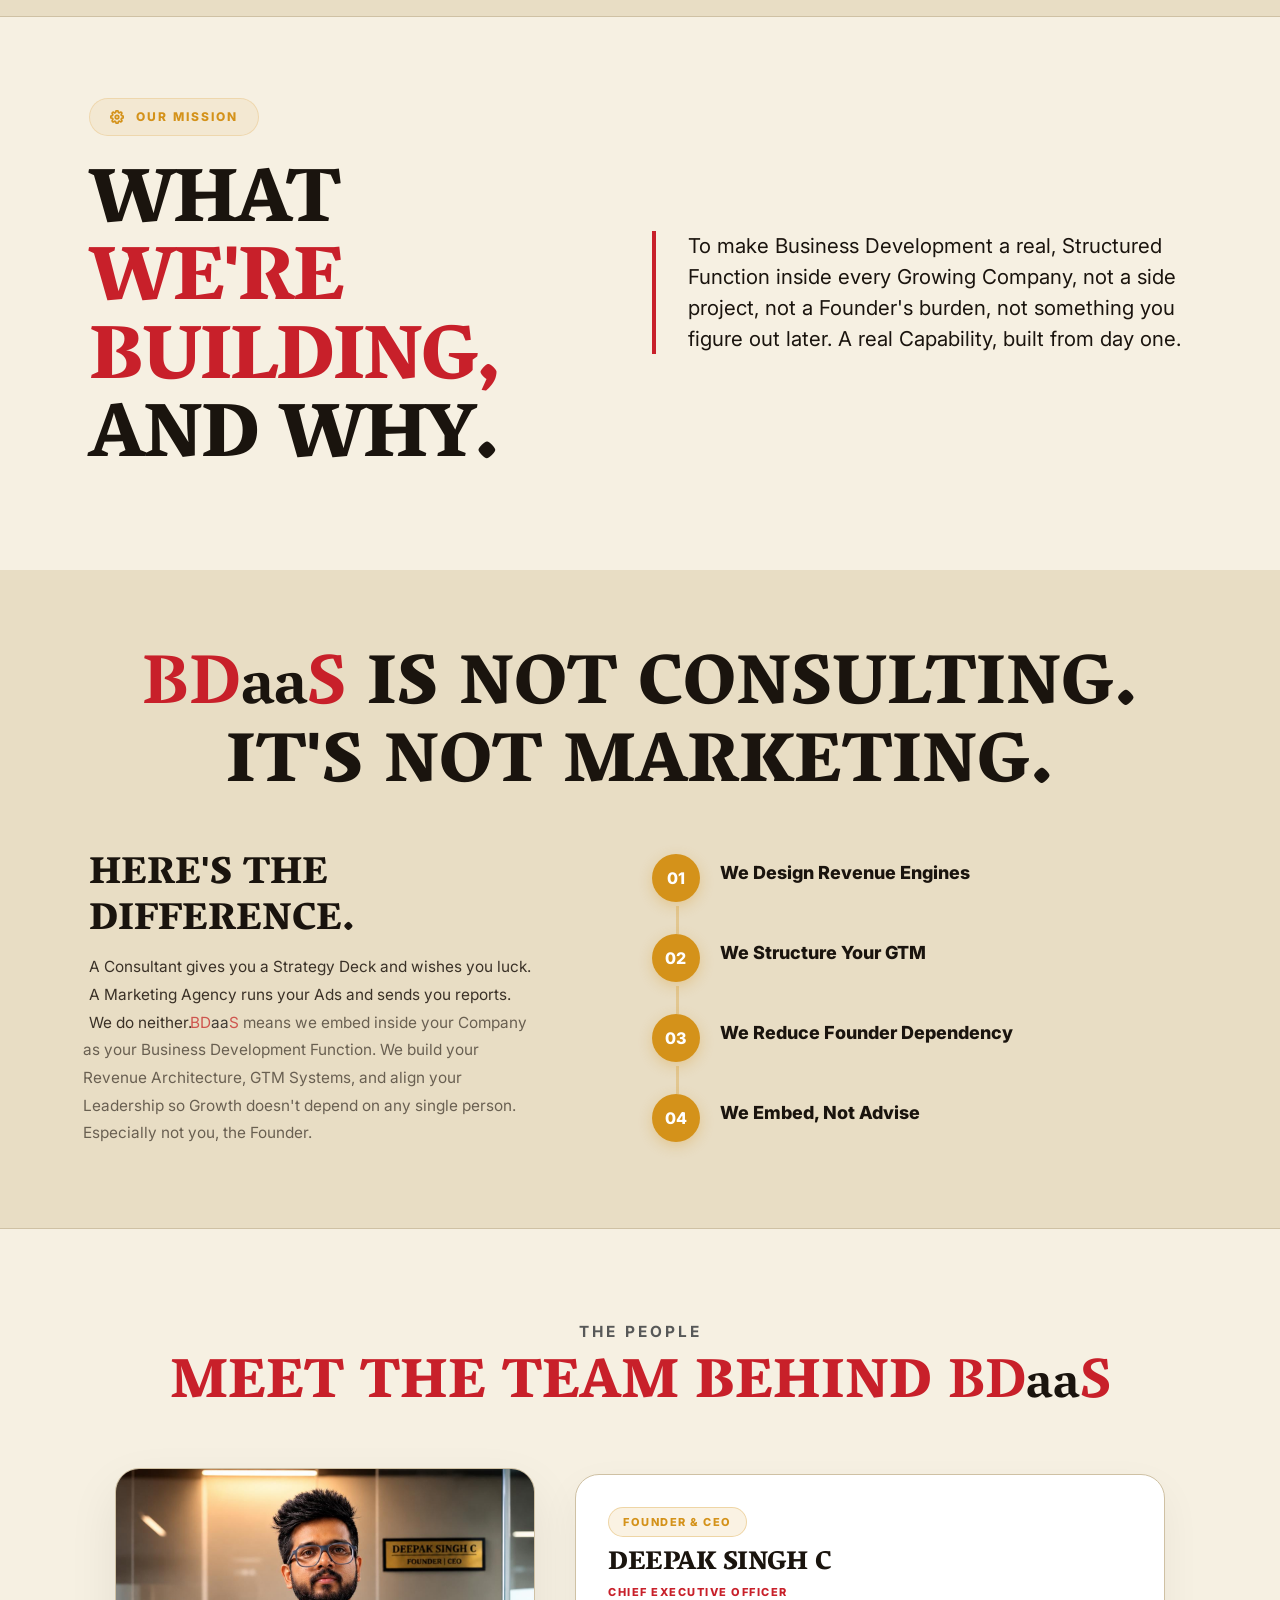
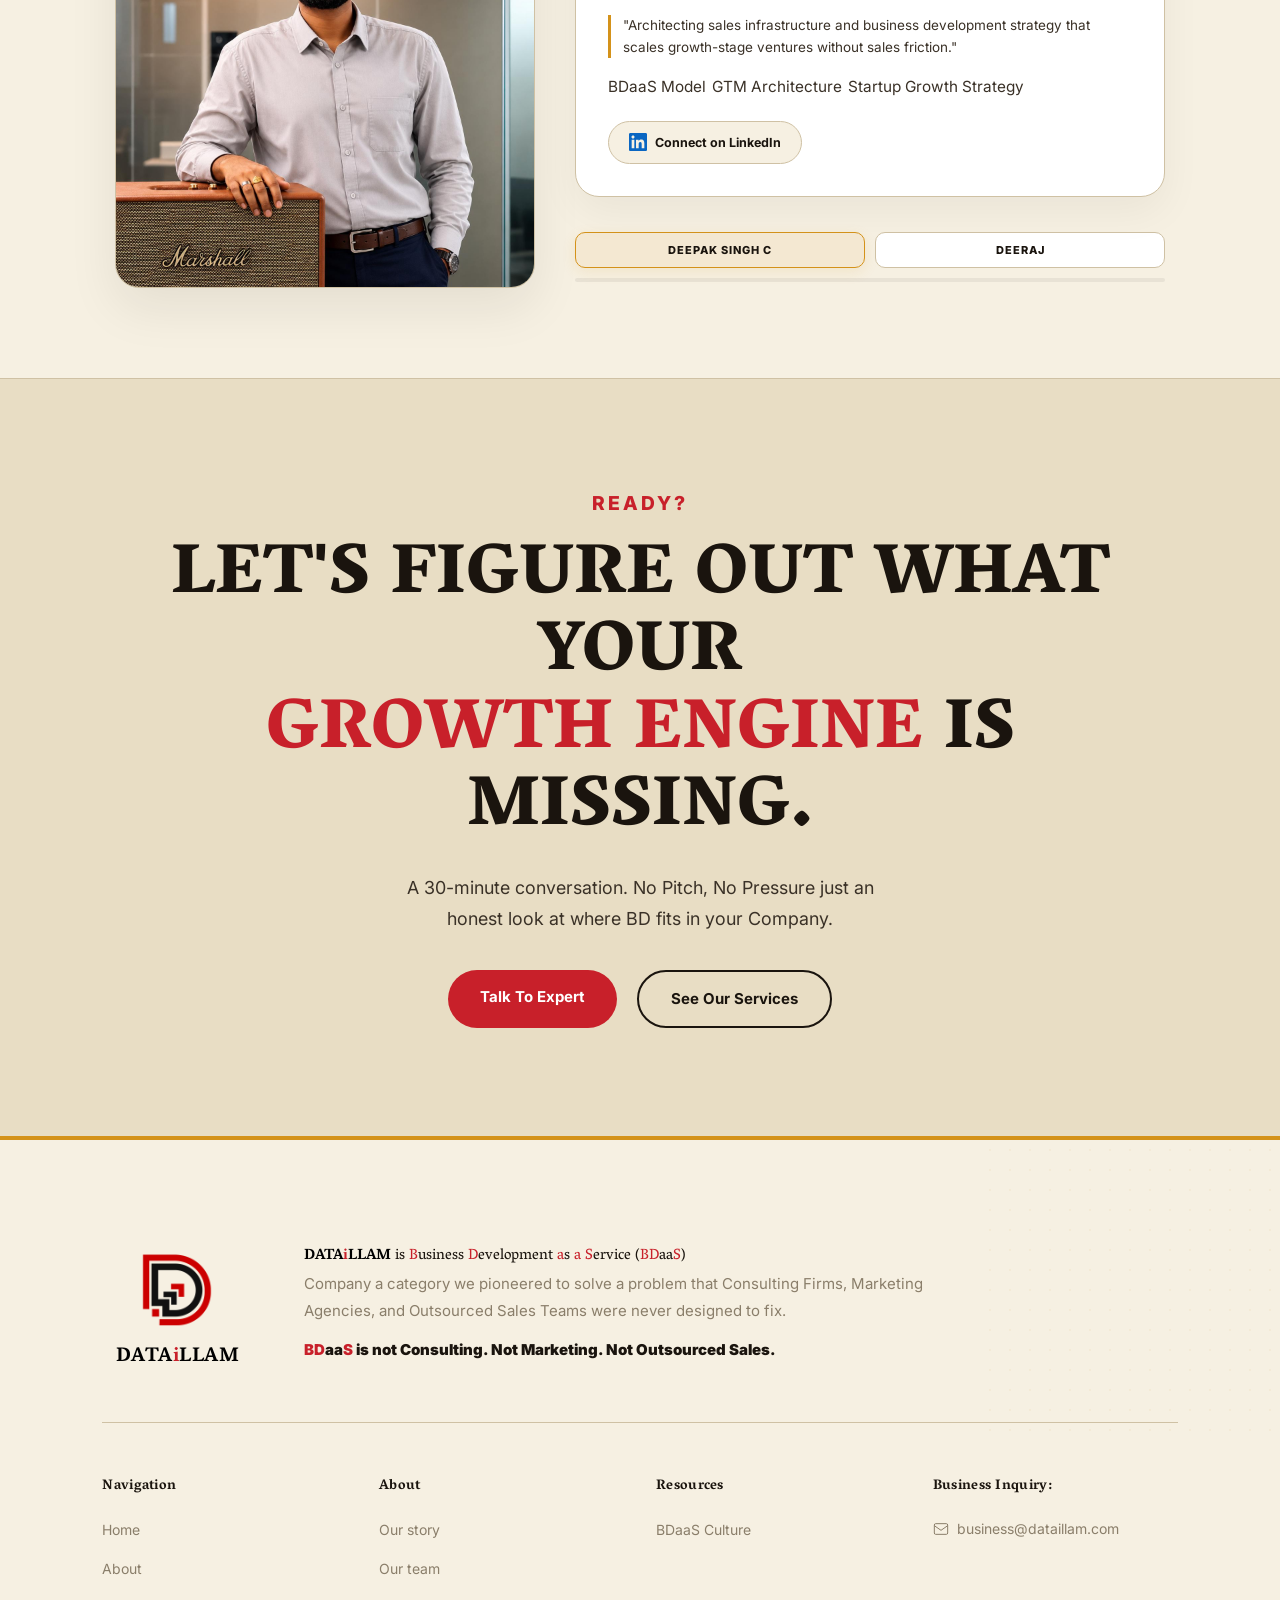
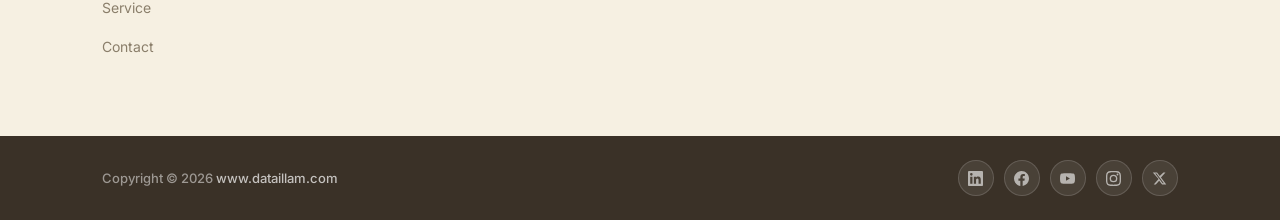
<file: About/index.html>
<!DOCTYPE html>
<html lang="en">

<head>
    <!-- Google Analytics -->
    <script async src="https://www.googletagmanager.com/gtag/js?id=G-H3YMLE3T8D"></script>
    <script>
        window.dataLayer = window.dataLayer || [];
        function gtag() { dataLayer.push(arguments); }
        gtag('js', new Date());
        gtag('config', 'G-H3YMLE3T8D');
    </script>
    <meta charset="UTF-8">
    <meta name="viewport" content="width=device-width, initial-scale=1.0">
    <meta name="google-site-verification" content="--0mmHBTGhSpj_yF9pYY6tfAIMRShBg6K3k5BnbHZm0" />
    <title>About Dataillam</title>
    <meta name="description" content="Business Development Company Focused on Growth">
    <meta property="og:title" content="About Dataillam">
    <meta property="og:description" content="Business Development Company Focused on Growth">
    <meta property="og:image" content="https://www.dataillam.com/img/Without%20BG%20Without%20Name.png">
    <meta property="og:url" content="https://www.dataillam.com/About/">
    <meta property="og:type" content="website">
    <meta name="twitter:card" content="summary_large_image">
    <meta name="twitter:title" content="About Dataillam">
    <meta name="twitter:description" content="Business Development Company Focused on Growth">
    <meta name="twitter:image" content="https://www.dataillam.com/img/Without%20BG%20Without%20Name.png">
    <link rel="canonical" href="https://www.dataillam.com/About/">
    <meta name="robots" content="index, follow">
    <link rel="preload" href="../img/Gemini_Generated_Image_mobile.webp" as="image" media="(max-width: 768px)" fetchpriority="high">
    <link rel="preload" href="../img/Gemini_Generated_Image_xd8lttxd8lttxd8l (1).webp" as="image" media="(min-width: 769px)" fetchpriority="high">
    <!-- Bootstrap 5 CSS -->
    <link rel="preload" href="https://cdn.jsdelivr.net/npm/bootstrap@5.3.3/dist/css/bootstrap.min.css" as="style"
        onload="this.onload=null;this.rel='stylesheet'">
    <noscript>
        <link href="https://cdn.jsdelivr.net/npm/bootstrap@5.3.3/dist/css/bootstrap.min.css" rel="stylesheet">
    </noscript>
    <!-- Google Fonts -->
    <link rel="preload"
        href="https://fonts.googleapis.com/css2?family=Vesper+Libre:wght@400;700;900&family=Inter:wght@300;400;500;600;700&display=swap"
        as="style" onload="this.onload=null;this.rel='stylesheet'">
    <noscript>
        <link
            href="https://fonts.googleapis.com/css2?family=Vesper+Libre:wght@400;700;900&family=Inter:wght@300;400;500;600;700&display=swap"
            rel="stylesheet">
    </noscript>
    <link rel="stylesheet" href="../css/about.css?v=2.1">
    <link rel="stylesheet" href="../css/navbar.css?v=2.1">
    <link rel="stylesheet" href="../css/footer.css?v=2.1">
    <link rel="icon" href="../img/Without BG Without Name.png" />
</head>

<body>


    <!-- ─── UNIFIED NAV ─── -->
    <nav id="mainNav">
        <div class="nav-inner">
            <a href="../" class="logo">
                <div class="logo-img-wrapper">
                    <img src="../img/logo_optimized.webp" alt="DATAiLLAM Symbol" class="logo-img" width="40" height="40">
                </div>
                <div class="brand-group">
                    <span class="logo-text">DATA<span>i</span>LLAM</span>
                    <span class="brand-sub">PRIVATE LIMITED</span>
                </div>
            </a>
            <ul class="nav-links">
                <li><a href="../" class="nav-link" data-page="home">Home</a></li>
                <li><a href="../About/" class="nav-link" data-page="about">About</a></li>
                <li><a href="../Service/" class="nav-link" data-page="service">Service</a></li>
                <li><a href="../Bdaas/" class="nav-link" data-page="bdaas"> <span class=""><span
                                style="color: var(--red);">B</span><span style="color: var(--red);">D</span>aa<span
                                style="color: var(--red);">S</span></span> </a></li>
                <li><a href="../Contact/" class="nav-link" data-page="contact">Contact</a></li>
            </ul>
            <a href="../Contact/" class="btn-nav">Join Now</a>
            <button class="hamburger" id="hamburger" aria-label="Menu">
                <span></span><span></span><span></span>
            </button>
        </div>
    </nav>
    <div class="mobile-menu" id="mobileMenu">
        <a href="../" class="mob-link" data-page="home">Home</a>
        <a href="../About/" class="mob-link" data-page="about">About</a>
        <a href="../Service/" class="mob-link" data-page="service">Service</a>
        <a href="../Bdaas/" class="mob-link" data-page="bdaas"> <span class=""><span
                    style="color: var(--red);">B</span><span style="color: var(--red);">D</span>aa<span
                    style="color: var(--red);">S</span></span> </a>
        <a href="../Contact/" class="mob-link" data-page="contact">Contact</a>
        <a href="../Contact/" class="btn-mob">Join Now</a>
    </div>

    <!-- Hero Section -->
    <section class="about-hero-v2">
        <div class="hero-ambient-bg"></div>
        <div class="hero-main-layout">
            <div class="hero-grid">
                <!-- Left: Content Side -->
                <div class="hero-text-block">
                    <div class="hero-badge">
                        <span class="badge-dot"></span>
                        <span>REDEFINING B2B BUSINESS DEVELOPMENT</span>
                    </div>

                    <h1 class="hero-title"><span class="brand-text">DATA<span>i</span>LLAM</span> is not a Consulting Firm</h1>

                    <p class="hero-desc">
                        We started because we kept seeing the same pattern: brilliant Companies, zero BD
                        Infrastructure. Founders who could build anything but couldn't fill their Pipeline.
                    </p>

                    <div class="hero-emphasis-box">
                        <p class="hero-desc-emphasis">
                            <span class="brand-text">DATA<span>i</span>LLAM</span> exists to fix that gap. <strong style="color: var(--red);">Permanently.</strong>
                        </p>
                    </div>

                    <div class="hero-actions-new">
                        <a href="../Contact/" class="cta-bold-btn">Talk to Expert</a>
                        <a href="../Service/" class="cta-outline-btn">See Our Services &#x2197;</a>
                    </div>
                </div>

                <!-- Image Side -->
                <div class="hero-visual-block">
                    <div class="hero-ambient-glow"></div>
                    <div class="visual-blob-card">
                        <picture>
                            <source media="(max-width: 768px)" srcset="../img/Gemini_Generated_Image_mobile.webp">
                            <img src="../img/Gemini_Generated_Image_xd8lttxd8lttxd8l (1).webp" alt="DATAiLLAM Hero"
                                class="hero-main-img blob-shape" width="600" height="600" fetchpriority="high">
                        </picture>
                    </div>

                    <div class="glass-badge badge-top-right">
                        <span class="badge-icon">✦</span>
                        <span>Embedded Growth Model</span>
                    </div>

                    <div class="glass-badge badge-bottom-left">
                        <span class="badge-icon">📈</span>
                        <span>Pipeline Architecture</span>
                    </div>
                </div>
            </div>
        </div>
    </section>


    <!-- Our Journey (Interactive Carousel) -->
    <section class="journey-section">
        <div class="container">
            <h2 class="journey-title reveal">OUR JOURNEY</h2>

            <!-- Redesigned Journey Layout -->
            <div class="journey-main-container reveal" id="journeyCarousel">
                <div class="row align-items-stretch">
                    <!-- Left: Dynamic Visual Box (Smaller size) -->
                    <div class="col-lg-4 mb-5 mb-lg-0">
                        <div class="journey-visual-frame h-100 d-flex align-items-center">
                            <div class="frame-bg-glow"></div>
                            <div class="frame-inner">
                                <div class="frame-corner corner-tl"></div>
                                <div class="frame-corner corner-br"></div>
                                <img src="../img/Without BG Without Name (2).png" alt="DATAiLLAM Journey"
                                    class="journey-logo">

                            </div>
                        </div>
                    </div>

                    <!-- Right: Content Slides (Wider for better readability) -->
                    <div class="col-lg-8">
                        <div class="journey-slides-wrapper">
                            <!-- Slide 1: FEB 2020 -->
                            <div class="journey-slide active" id="slide-2020-feb"
                                data-img="../img/Without BG Without Name (2).png">
                                <div class="journey-content-new">
                                    <div class="slide-header">
                                        <div class="slide-year serif">2020</div>
                                        <div class="slide-month">FEBRUARY</div>
                                    </div>
                                    <h3 class="slide-title serif">THE VISIONARY <span class="text-red">FOUNDATION</span>
                                    </h3>
                                    <p class="slide-text">Laying the foundation for Business Development as a Service.
                                        We identified a critical gap in the Market: brilliant Products failing due to
                                        poor Sales Architecture.</p>
                                    <div class="slide-features">
                                        <div class="feature-item"><span>&#x2726;</span> Market Research</div>
                                        <div class="feature-item"><span>&#x2726;</span> Core Team Assembly</div>
                                        <div class="feature-item"><span>&#x2726;</span> Brand Identity</div>
                                    </div>
                                </div>
                            </div>

                            <!-- Slide 2: JULY 2020 -->
                            <div class="journey-slide" id="slide-2020-july"
                                data-img="../img/Without BG Without Name (1).png">
                                <div class="journey-content-new">
                                    <div class="slide-header">
                                        <div class="slide-year serif">2020</div>
                                        <div class="slide-month">JULY</div>
                                    </div>
                                    <h3 class="slide-title serif">MODEL 1: <span class="text-red">FOYER FOR
                                            STARTUPS</span></h3>
                                    <p class="slide-text">Executed essential BD Services for B2B Product-based Startups.
                                        This phase validated our "Embedded Growth" philosophy with rapid success.</p>
                                    <div class="slide-features">
                                        <div class="feature-item"><span>&#x2726;</span> Lead Generation</div>
                                        <div class="feature-item"><span>&#x2726;</span> Business Meeting Setup</div>
                                        <div class="feature-item"><span>&#x2726;</span> Sales Partnership</div>
                                    </div>
                                </div>
                            </div>

                            <!-- Slide 3: DEC 2023 -->
                            <div class="journey-slide" id="slide-2023-dec"
                                data-img="../img/Without BG Without Name (3).png">
                                <div class="journey-content-new">
                                    <div class="slide-header">
                                        <div class="slide-year serif">2023</div>
                                        <div class="slide-month">DECEMBER</div>
                                    </div>
                                    <h3 class="slide-title serif">SCALING <span class="text-red">GLOBAL IMPACT</span>
                                    </h3>
                                    <p class="slide-text">Expanding BDaaS to Mid-Market and Enterprise levels,
                                        redefining how Companies institutionalize their Growth Engines.</p>
                                    <div class="slide-features">
                                        <div class="feature-item"><span>&#x2726;</span> Enterprise Outreach</div>
                                        <div class="feature-item"><span>&#x2726;</span> Tech Stack Optimization</div>
                                        <div class="feature-item"><span>&#x2726;</span> Partner Ecosystem</div>
                                    </div>
                                </div>
                            </div>

                            <!-- Slide 4: APRIL 2026 -->
                            <div class="journey-slide" id="slide-2026-april"
                                data-img="../img/Without BG Without Name.png">
                                <div class="journey-content-new">
                                    <div class="slide-header">
                                        <div class="slide-year serif">2026</div>
                                        <div class="slide-month">APRIL</div>
                                    </div>
                                    <h3 class="slide-title serif">THE <span class="text-red">GLOBAL BD ENGINE</span>
                                    </h3>
                                    <p class="slide-text">Redefining global Sales Infrastructure with AI-driven Insights
                                        and a truly borderless BD Service Model.</p>
                                    <div class="slide-features">
                                        <div class="feature-item"><span>&#x2726;</span> Global Expansion</div>
                                        <div class="feature-item"><span>&#x2726;</span> AI Integration</div>
                                        <div class="feature-item"><span>&#x2726;</span> Industry Leadership</div>
                                    </div>
                                    <a href="../Contact/" class="slide-achievement journey-cta-premium">Building the
                                        Empire</a>
                                </div>
                            </div>
                        </div>
                    </div> <!-- Close col-lg-6 (Content) -->
                </div> <!-- Close row -->

                <!-- Horizontal Timeline below the carousel (Tightened Spacing) -->
                <div class="mt-4">
                    <div class="timeline-wrapper">
                        <div class="timeline-track">
                            <div class="timeline-line-bg"></div>
                            <div class="timeline-progress" id="timelineProgress"></div>
                            <div class="timeline-point active" data-target="slide-2020-feb" data-index="0">
                                <div class="point-dot"></div>
                                <div class="point-label">FEB<br>2020</div>
                            </div>
                            <div class="timeline-point" data-target="slide-2020-july" data-index="1">
                                <div class="point-dot"></div>
                                <div class="point-label">JUL<br>2020</div>
                            </div>
                            <div class="timeline-point" data-target="slide-2023-dec" data-index="2">
                                <div class="point-dot"></div>
                                <div class="point-label">DEC<br>2023</div>
                            </div>
                            <div class="timeline-point" data-target="slide-2026-april" data-index="3">
                                <div class="point-dot"></div>
                                <div class="point-label">APR<br>2026</div>
                            </div>
                        </div>
                    </div>
                </div>
            </div> <!-- Close journey-main-container -->
        </div> <!-- Close container -->
    </section>

    <!-- Our Mission Matching reference image -->
    <section class="mission-section">
        <div class="mission-bg-shape"></div>
        <div class="container position-relative">
            <div class="row align-items-center">
                <div class="col-lg-5 reveal">
                    <div class="mission-pill">
                        <span class="pill-icon">
                            <svg width="14" height="14" viewBox="0 0 24 24" fill="none" stroke="currentColor"
                                stroke-width="3" stroke-linecap="round" stroke-linejoin="round">
                                <circle cx="12" cy="12" r="3"></circle>
                                <path
                                    d="M19.4 15a1.65 1.65 0 0 0 .33 1.82l.06.06a2 2 0 0 1 0 2.83 2 2 0 0 1-2.83 0l-.06-.06a1.65 1.65 0 0 0-1.82-.33 1.65 1.65 0 0 0-1 1.51V21a2 2 0 0 1-2 2 2 2 0 0 1-2-2v-.09A1.65 1.65 0 0 0 9 19.4a1.65 1.65 0 0 0-1.82.33l-.06.06a2 2 0 0 1-2.83 0 2 2 0 0 1 0-2.83l.06-.06A1.65 1.65 0 0 0 4.68 15a1.65 1.65 0 0 0-1.51-1H3a2 2 0 0 1-2-2 2 2 0 0 1 2-2h.09A1.65 1.65 0 0 0 4.6 9a1.65 1.65 0 0 0-.33-1.82l-.06-.06a2 2 0 0 1 0-2.83 2 2 0 0 1 2.83 0l.06.06A1.65 1.65 0 0 0 9 4.68a1.65 1.65 0 0 0 1-1.51V3a2 2 0 0 1 2-2 2 2 0 0 1 2 2v.09a1.65 1.65 0 0 0 1 1.51 1.65 1.65 0 0 0 1.82-.33l.06-.06a2 2 0 0 1 2.83 0 2 2 0 0 1 0 2.83l-.06.06A1.65 1.65 0 0 0 19.4 9a1.65 1.65 0 0 0 1.51 1H21a2 2 0 0 1 2 2 2 2 0 0 1-2 2h-.09a1.65 1.65 0 0 0-1.51 1z">
                                </path>
                            </svg>
                        </span>
                        <span class="pill-text">OUR MISSION</span>
                    </div>
                    <h2 class="mission-heading serif">WHAT<br><span class="text-red">WE'RE BUILDING,</span><br>AND WHY.
                    </h2>
                </div>
                <div class="col-lg-6 offset-lg-1 reveal">
                    <p class="mission-text">
                        To make Business Development a real, Structured Function inside every Growing Company, not a
                        side project, not a Founder's burden, not something you figure out later. A real Capability,
                        built from day one.
                    </p>
                </div>
            </div>
        </div>
    </section>

    <!-- BDAAS Section Redesigned -->
    <section class="bdaas-section">
        <div class="bdaas-bg-diagonal"></div>
        <div class="container position-relative">
            <!-- Main Heading -->
            <div class="text-center mb-5 reveal">
                <h2 class="bdaas-main-heading serif"><span class="brand-bdaas"><span class=" red-char">B</span><span
                            class="red-char">D</span><span class="small-aa">aa</span><span
                            class="red-char">S</span></span>
                    IS NOT CONSULTING. <br class="d-none d-md-inline">IT'S NOT MARKETING.</h2>
            </div>

            <div class="row mt-5">
                <!-- Left: Editorial Text -->
                <div class="col-lg-5 reveal">
                    <h3 class="serif bdaas-sub-heading">HERE'S THE DIFFERENCE.</h3>
                    <p class="bdaas-text mt-4 " style="font-family:var(--sans)!important ;">
                        A Consultant gives you a Strategy Deck and wishes you luck. A Marketing Agency runs your Ads and
                        sends you reports. We do neither.
                    </p>
                    <p class="bdaas-text" style="font-family:var(--sans)!important ;">
                        <span>BD<span style="color:black!important;">aa</span>S</span> means we embed inside
                        your Company as your Business Development Function. We build your Revenue Architecture, GTM
                        Systems, and align your Leadership so Growth doesn't depend on any single person. Especially not
                        you, the Founder.
                    </p>
                </div>

                <!-- Right: Vertical Number Timeline with Hover Content -->
                <div class="col-lg-6 offset-lg-1 mt-5 mt-lg-0">
                    <div class="bdaas-steps">
                        <!-- Step 01 -->
                        <div class="bdaas-step reveal" data-step="1">
                            <div class="step-connector"></div>
                            <div class="step-circle-new">01</div>
                            <div class="step-info">
                                <div class="step-title">We Design Revenue Engines</div>
                                <div class="step-content-hover">
                                    <p>We architect your entire Revenue Pipeline from ICP Definition to Outbound
                                        Sequences to CRM Workflows. No guesswork, just Systems.</p>
                                </div>
                            </div>
                        </div>

                        <!-- Step 02 -->
                        <div class="bdaas-step reveal" data-step="2">
                            <div class="step-connector"></div>
                            <div class="step-circle-new">02</div>
                            <div class="step-info">
                                <div class="step-title">We Structure Your GTM</div>
                                <div class="step-content-hover">
                                    <p>Go-To-Market isn't a Slide Deck. We build your Positioning, Messaging, and
                                        Channel Strategy into an Executable Playbook.</p>
                                </div>
                            </div>
                        </div>

                        <!-- Step 03 -->
                        <div class="bdaas-step reveal" data-step="3">
                            <div class="step-connector"></div>
                            <div class="step-circle-new">03</div>
                            <div class="step-info">
                                <div class="step-title">We Reduce Founder Dependency</div>
                                <div class="step-content-hover">
                                    <p>Growth shouldn't rely on one person's calendar. We build BD Teams, Processes and
                                        Accountability that run without you.</p>
                                </div>
                            </div>
                        </div>

                        <!-- Step 04 -->
                        <div class="bdaas-step reveal" data-step="4">
                            <div class="step-connector"></div>
                            <div class="step-circle-new">04</div>
                            <div class="step-info">
                                <div class="step-title">We Embed, Not Advise</div>
                                <div class="step-content-hover">
                                    <p>Our People don't sit on the outside giving recommendations. They sit inside your
                                        Business, own the GTM Motion, and drive results from within. Your Growth is our
                                        responsibility.</p>
                                </div>
                            </div>
                        </div>
                    </div>
                </div>
            </div>
        </div>
    </section>

    <!-- Team Section: 2-Column Auto-Rotating Split Showcase -->
    <section class="team-split-section" id="teamSection">
        <div class="team-split-bg"></div>
        <div class="container">
            <div class="text-center mb-5 reveal">
                <div class="text-uppercase text-muted fw-bold mb-2" style="letter-spacing: 3px; font-size: clamp(14px, 1.2vw, 18px);">THE PEOPLE</div>
                <h2 class="serif text-red" style="font-size: clamp(32px, 5vw, 56px);">MEET THE TEAM BEHIND <span
                        class="brand-bdaas"><span class="red-char">B</span><span class="red-char">D</span><span
                            class="small-aa">aa</span><span class="red-char">S</span></span></h2>
            </div>

            <!-- 2-Column Split Showcase Grid -->
            <div class="team-split-grid reveal" id="teamSplitShowcase">
                <!-- Left Column: Image Card -->
                <div class="team-split-image-col">
                    <div class="split-image-frame">
                        <img src="../img/WhatsApp Image 2026-11-27 at 3.25.04 PM.jpeg" alt="Deepak Singh C" class="split-exec-img active" id="teamImg0" width="400" height="480" loading="lazy" decoding="async">
                        <img src="../img/Deeraj photo.webp" alt="Deeraj" class="split-exec-img" id="teamImg1" width="400" height="480" loading="lazy" decoding="async">
                    </div>
                </div>

                <!-- Right Column: Details Card -->
                <div class="team-split-details-col">
                    <div class="details-cards-wrapper">
                        <!-- Content 1: Deepak -->
                        <div class="split-details-card active" id="teamCard0">
                            <div class="details-role-badge amber">FOUNDER & CEO</div>
                            <h3 class="details-name serif">DEEPAK SINGH C</h3>
                            <div class="details-subtitle text-red">CHIEF EXECUTIVE OFFICER</div>
                            <blockquote class="details-quote">
                                "Architecting sales infrastructure and business development strategy that scales growth-stage ventures without sales friction."
                            </blockquote>
                            
                            <div class="details-tags">
                                <span class="tag-pill">BDaaS Model</span>
                                <span class="tag-pill">GTM Architecture</span>
                                <span class="tag-pill">Startup Growth Strategy</span>
                            </div>

                            <div class="details-footer">
                                <a href="https://www.linkedin.com/in/deepak-singh-dataillam/" target="_blank" rel="noopener" class="details-linkedin-btn">
                                    <svg width="18" height="18" viewBox="0 0 24 24" fill="currentColor">
                                        <path d="M20.447 20.452h-3.554v-5.569c0-1.328-.027-3.037-1.852-3.037-1.853 0-2.136 1.445-2.136 2.939v5.667H9.351V9h3.414v1.561h.046c.477-.9 1.637-1.85 3.37-1.85 3.601 0 4.267 2.37 4.267 5.455v6.286zM5.337 7.433c-1.144 0-2.063-.926-2.063-2.065 0-1.138.92-2.063 2.063-2.063 1.14 0 2.064.925 2.064 2.063 0 1.139-.925 2.065-2.064 2.065zm1.782 13.019H3.555V9h3.564v11.452zM22.225 0H1.771C.792 0 0 .774 0 1.729v20.542C0 23.227.792 24 1.771 24h20.451C23.2 24 24 23.227 24 22.271V1.729C24 .774 23.2 0 22.222 0h.003z"/>
                                    </svg>
                                    <span>Connect on LinkedIn</span>
                                </a>
                            </div>
                        </div>

                        <!-- Content 2: Deeraj -->
                        <div class="split-details-card" id="teamCard1">
                            <div class="details-role-badge red">HEAD OPERATIONS</div>
                            <h3 class="details-name serif">DEERAJ</h3>
                            <div class="details-subtitle text-red">HEAD OF OPERATIONS</div>
                            <blockquote class="details-quote">
                                "Translating strategic GTM mandates into high-yield operational workflows and accountable performance delivery."
                            </blockquote>
                            
                            <div class="details-tags">
                                <span class="tag-pill">Process Governance</span>
                                <span class="tag-pill">Pipeline Operations</span>
                                <span class="tag-pill">Execution Metrics</span>
                            </div>

                            <div class="details-footer">
                                <a href="https://www.linkedin.com/in/deerajprasad/" target="_blank" rel="noopener" class="details-linkedin-btn">
                                    <svg width="18" height="18" viewBox="0 0 24 24" fill="currentColor">
                                        <path d="M20.447 20.452h-3.554v-5.569c0-1.328-.027-3.037-1.852-3.037-1.853 0-2.136 1.445-2.136 2.939v5.667H9.351V9h3.414v1.561h.046c.477-.9 1.637-1.85 3.37-1.85 3.601 0 4.267 2.37 4.267 5.455v6.286zM5.337 7.433c-1.144 0-2.063-.926-2.063-2.065 0-1.138.92-2.063 2.063-2.063 1.14 0 2.064.925 2.064 2.063 0 1.139-.925 2.065-2.064 2.065zm1.782 13.019H3.555V9h3.564v11.452zM22.225 0H1.771C.792 0 0 .774 0 1.729v20.542C0 23.227.792 24 1.771 24h20.451C23.2 24 24 23.227 24 22.271V1.729C24 .774 23.2 0 22.222 0h.003z"/>
                                    </svg>
                                    <span>Connect on LinkedIn</span>
                                </a>
                            </div>
                        </div>
                    </div>

                    <!-- Navigation Controls & Timer Progress Bar -->
                    <div class="team-split-controls">
                        <div class="team-nav-dots">
                            <button class="team-dot active" data-index="0" aria-label="Deepak Singh C">
                                <span class="dot-name">DEEPAK SINGH C</span>
                            </button>
                            <button class="team-dot" data-index="1" aria-label="Deeraj">
                                <span class="dot-name">DEERAJ</span>
                            </button>
                        </div>
                        <div class="team-timer-progress">
                            <div class="timer-bar" id="teamTimerBar"></div>
                        </div>
                    </div>
                </div>
            </div>
        </div>
    </section>

    <!-- CTA Section -->
    <section class="cta-section reveal">
        <div class="container text-center">
            <div class="cta-label">READY?</div>
            <h2 class="cta-heading serif">LET'S FIGURE OUT WHAT YOUR<br><span class="text-red">GROWTH ENGINE</span> IS
                MISSING.</h2>
            <p class="cta-desc">A 30-minute conversation. No Pitch, No Pressure just an<br>honest look at where BD
                fits in your Company.</p>
            <div class="cta-buttons">
                <a href="../Contact/" class="btn-cta-red">Talk To Expert</a>
                <a href="../Service/" class="btn-cta-outline">See Our Services</a>
            </div>
        </div>
    </section>

    <!-- ─── FOOTER ─── -->
    <footer>
        <div class="footer-upper">
            <div class="footer-top-row">
                <div class="footer-logo-block">
                    <img src="../img/Without BG Without Name.png" alt="DATAiLLAM Logo" class="footer-logo-img"
                        onerror="this.style.display='none'">
                    <div class="footer-brand-name brand-text">DATA<span>i</span>LLAM</div>
                </div>
                <div class="footer-description-block">
                    <p class="footer-desc-main"><span class="footer-desc-highlight"><span
                                class="brand-text">DATA<span>i</span>LLAM</span> is <span
                                class="text-red">B</span>usiness <span class="text-red">D</span>evelopment <span
                                class="text-red">a</span>s <span class="text-red">a</span> <span
                                class="text-red">S</span>ervice (<span class="text-red">BD</span>aa<span
                                class="text-red">S</span>)</span><br>
                        Company a category we pioneered to solve a problem that Consulting Firms, Marketing Agencies,
                        and Outsourced Sales Teams were never designed to fix.</p>
                    <p class="footer-desc-tagline"><strong><span><span style="color:var(--red)">B</span><span
                                    style="color:var(--red)">D</span>aa<span style="color:var(--red)">S</span></span> is
                            not Consulting. Not Marketing. Not
                            Outsourced Sales.</strong></p>
                </div>
            </div>
            <div class="footer-nav-row">
                <div>
                    <div class="footer-col-title">Navigation</div>
                    <ul class="footer-links">
                        <li><a href="../">Home</a></li>
                        <li><a href="../About/">About</a></li>
                        <li><a href="../Service/">Service</a></li>
                        <li><a href="../Contact/">Contact</a></li>
                    </ul>
                </div>
                <div>
                    <div class="footer-col-title">About</div>
                    <ul class="footer-links">
                        <li><a href="../About/">Our story</a></li>
                        <li><a href="#teamSection">Our team</a></li>
                    </ul>
                </div>
                <div>
                    <div class="footer-col-title">Resources</div>
                    <ul class="footer-links">
                        <li><a href="../Bdaas/">BDaaS Culture</a></li>
                    </ul>
                </div>
                <div>
                    <div class="footer-col-title">Business Inquiry:</div>
                    <ul class="footer-links">
                        <li>
                            <a href="mailto:business@dataillam.com" class="footer-email-link">
                                <svg viewBox="0 0 24 24" xmlns="http://www.w3.org/2000/svg">
                                    <rect x="2" y="4" width="20" height="16" rx="2" />
                                    <path d="M2 7l10 7 10-7" />
                                </svg>
                                business@dataillam.com
                            </a>
                        </li>
                    </ul>
                </div>
            </div>
        </div>
        <div class="footer-bottom-strip">
            <p class="footer-copy">Copyright &copy; 2026 <a href="#">www.dataillam.com</a></p>
            <div class="social-row">
                <a href="https://www.linkedin.com/company/dataillam/" class="social-btn" aria-label="LinkedIn">
                    <svg viewBox="0 0 24 24">
                        <path
                            d="M20.447 20.452h-3.554v-5.569c0-1.328-.027-3.037-1.852-3.037-1.853 0-2.136 1.445-2.136 2.939v5.667H9.351V9h3.414v1.561h.046c.477-.9 1.637-1.85 3.37-1.85 3.601 0 4.267 2.37 4.267 5.455v6.286zM5.337 7.433a2.062 2.062 0 01-2.063-2.065 2.064 2.064 0 112.063 2.065zm1.782 13.019H3.555V9h3.564v11.452zM22.225 0H1.771C.792 0 0 .774 0 1.729v20.542C0 23.227.792 24 1.771 24h20.451C23.2 24 24 23.227 24 22.271V1.729C24 .774 23.2 0 22.222 0h.003z" />
                    </svg>
                </a>
                <a href="https://www.facebook.com/dataillam" class="social-btn" aria-label="Facebook">
                    <svg viewBox="0 0 24 24">
                        <path
                            d="M24 12.073c0-6.627-5.373-12-12-12s-12 5.373-12 12c0 5.99 4.388 10.954 10.125 11.854v-8.385H7.078v-3.47h3.047V9.43c0-3.007 1.792-4.669 4.533-4.669 1.312 0 2.686.235 2.686.235v2.953H15.83c-1.491 0-1.956.925-1.956 1.874v2.25h3.328l-.532 3.47h-2.796v8.385C19.612 23.027 24 18.062 24 12.073z" />
                    </svg>
                </a>
                <a href="https://www.youtube.com/@BDaaSLaunchbyDATAiLLAM" class="social-btn" aria-label="YouTube" target="_blank" rel="noopener noreferrer">
                    <svg viewBox="0 0 24 24">
                        <path
                            d="M23.495 6.205a3.007 3.007 0 00-2.088-2.088c-1.87-.501-9.396-.501-9.396-.501s-7.507-.01-9.396.501A3.007 3.007 0 00.527 6.205a31.247 31.247 0 00-.522 5.805 31.247 31.247 0 00.522 5.783 3.007 3.007 0 002.088 2.088c1.868.502 9.396.502 9.396.502s7.506 0 9.396-.502a3.007 3.007 0 002.088-2.088 31.247 31.247 0 00.5-5.783 31.247 31.247 0 00-.5-5.805zM9.609 15.601V8.408l6.264 3.602z" />
                    </svg>
                </a>
                <a href="https://www.instagram.com/dataillam/" class="social-btn" aria-label="Instagram">
                    <svg viewBox="0 0 24 24">
                        <path
                            d="M12 2.163c3.204 0 3.584.012 4.85.07 3.252.148 4.771 1.691 4.919 4.919.058 1.265.069 1.645.069 4.849 0 3.205-.012 3.584-.069 4.849-.149 3.225-1.664 4.771-4.919 4.919-1.266.058-1.644.07-4.85.07-3.204 0-3.584-.012-4.849-.07-3.26-.149-4.771-1.699-4.919-4.92-.058-1.265-.07-1.644-.07-4.849 0-3.204.013-3.583.07-4.849.149-3.227 1.664-4.771 4.919-4.919 1.266-.057 1.645-.069 4.849-.069zm0-2.163c-3.259 0-3.667.014-4.947.072-4.358.2-6.78 2.618-6.98 6.98-.059 1.281-.073 1.689-.073 4.948 0 3.259.014 3.668.072 4.948.2 4.358 2.618 6.78 6.98 6.98 1.281.058 1.689.072 4.948.072 3.259 0 3.668-.014 4.948-.072 4.354-.2 6.782-2.618 6.979-6.98.059-1.28.073-1.689.073-4.948 0-3.259-.014-3.667-.072-4.947-.196-4.354-2.617-6.78-6.979-6.98-1.281-.059-1.69-.073-4.949-.073zm0 5.838a6.162 6.162 0 100 12.324 6.162 6.162 0 000-12.324zM12 16a4 4 0 110-8 4 4 0 010 8zm6.406-11.845a1.44 1.44 0 100 2.881 1.44 1.44 0 000-2.881z" />
                    </svg>
                </a>
                <a href="https://x.com/dataillam" class="social-btn" aria-label="X">
                    <svg viewBox="0 0 24 24">
                        <path
                            d="M18.244 2.25h3.308l-7.227 8.26 8.502 11.24H16.17l-4.714-6.231-5.401 6.231H2.744l7.737-8.835L1.254 2.25H8.08l4.253 5.622zm-1.161 17.52h1.833L7.084 4.126H5.117z" />
                    </svg>
                </a>
            </div>
        </div>
    </footer>

    <!-- jQuery and Bootstrap JS -->
    <script src="https://code.jquery.com/jquery-3.7.1.min.js" defer></script>
    <script src="https://cdn.jsdelivr.net/npm/bootstrap@5.3.3/dist/js/bootstrap.bundle.min.js" defer></script>
    <!-- Custom JS -->
    <script src="../js/about.js?v=2.1" defer></script>
    <script src="../js/navbar.js?v=2.1" defer></script>
</body>

</html>
</file>
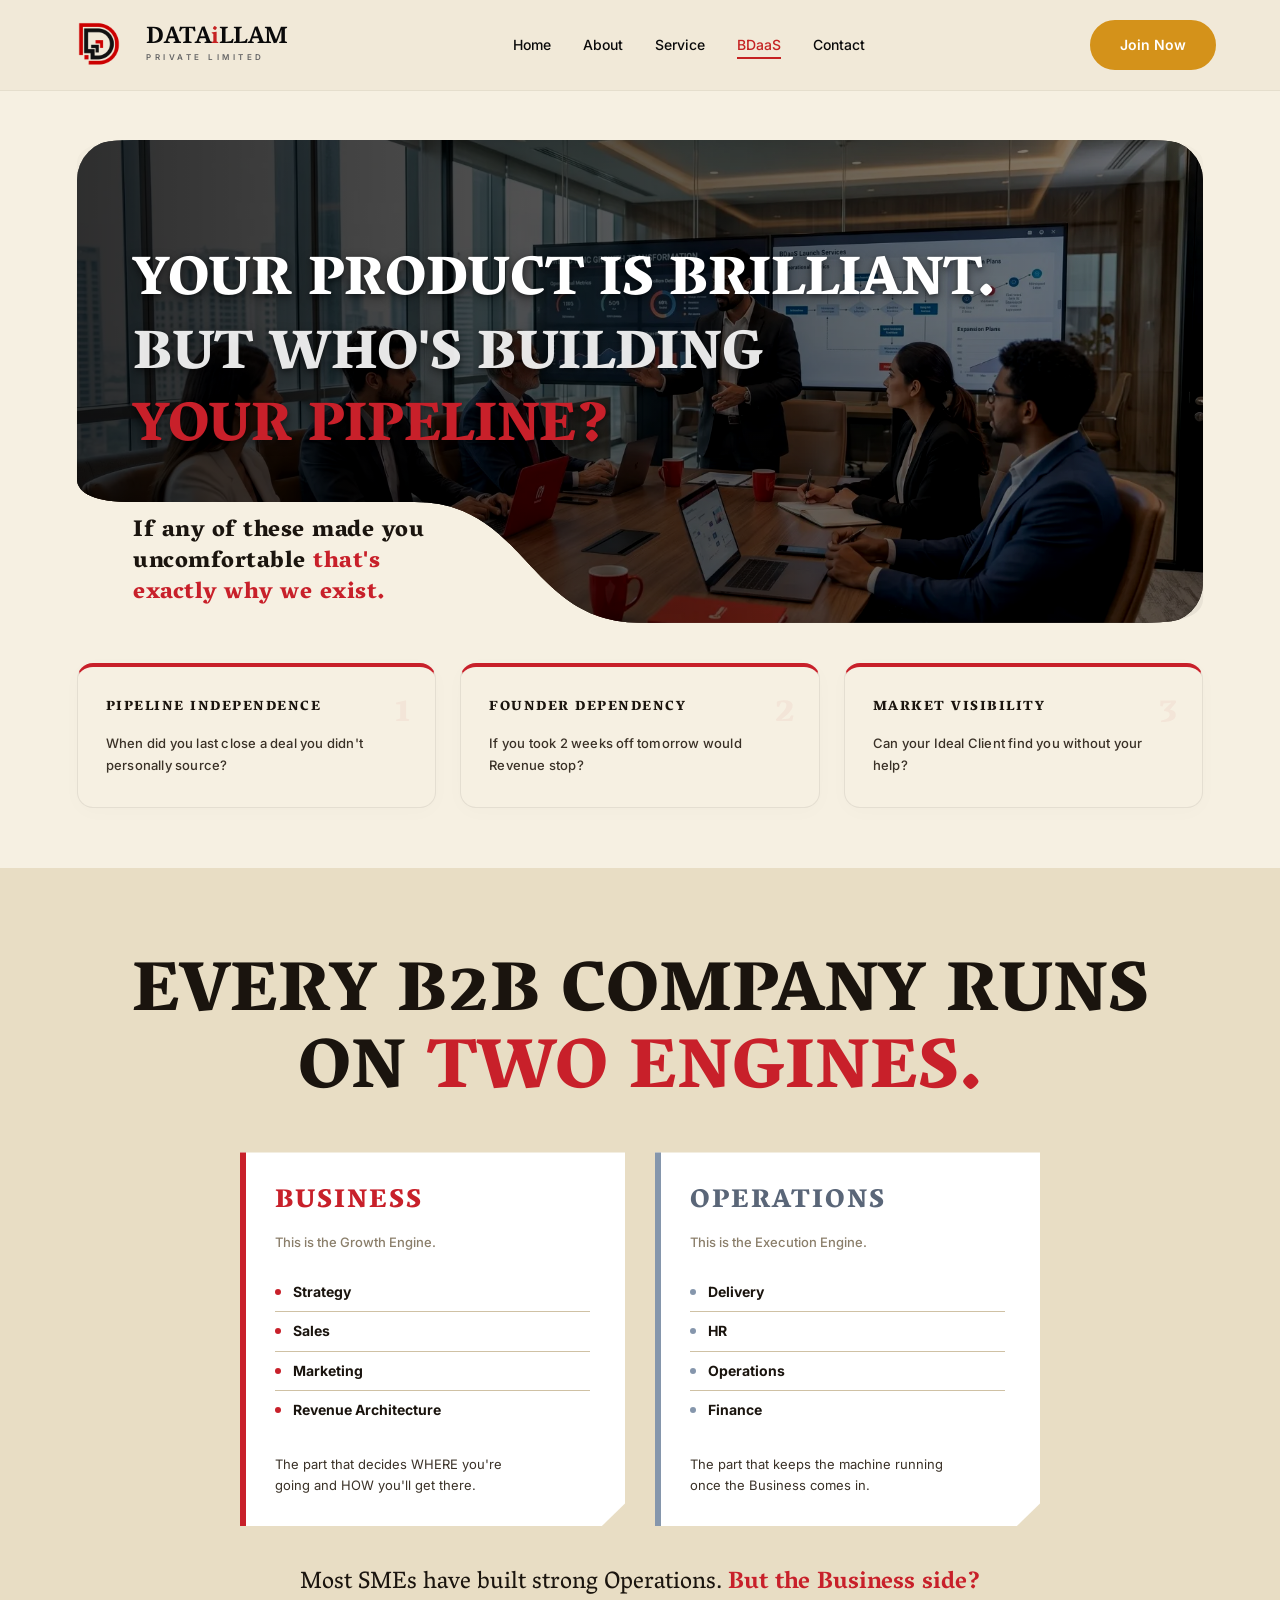
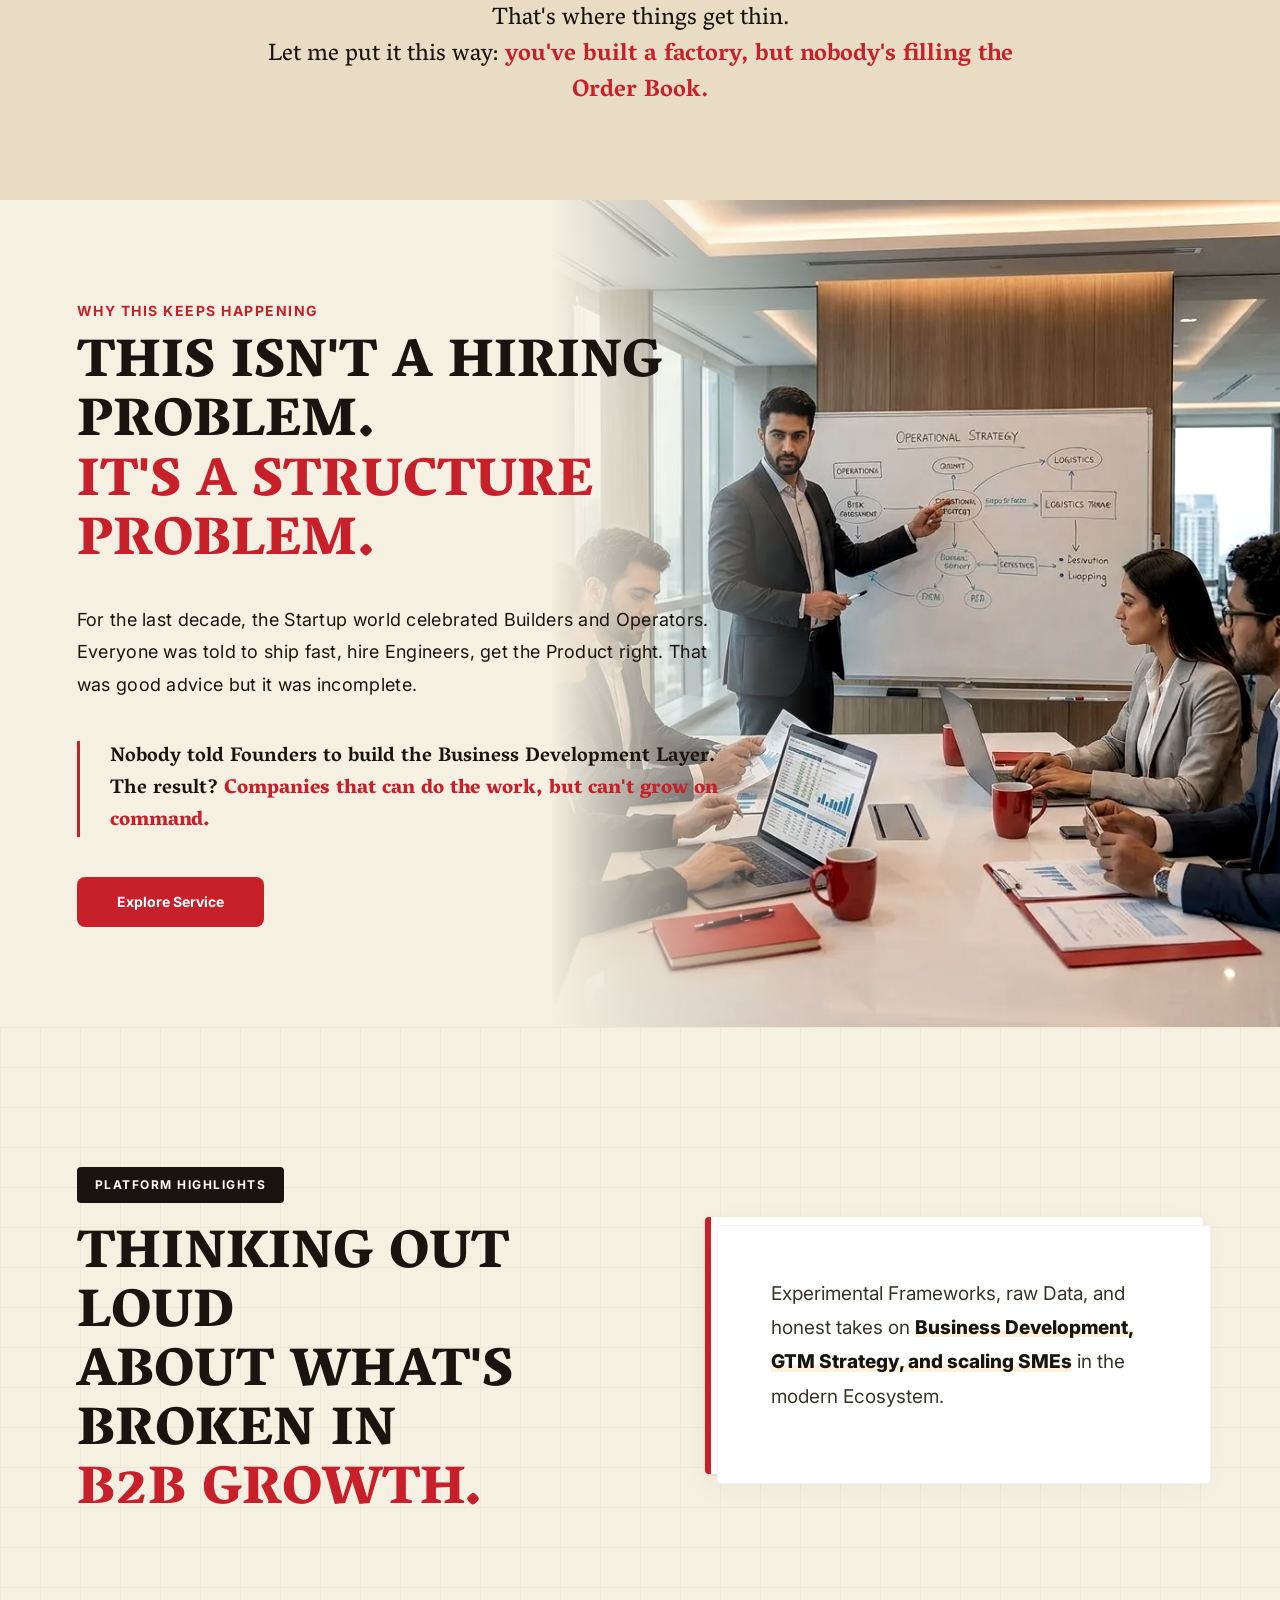
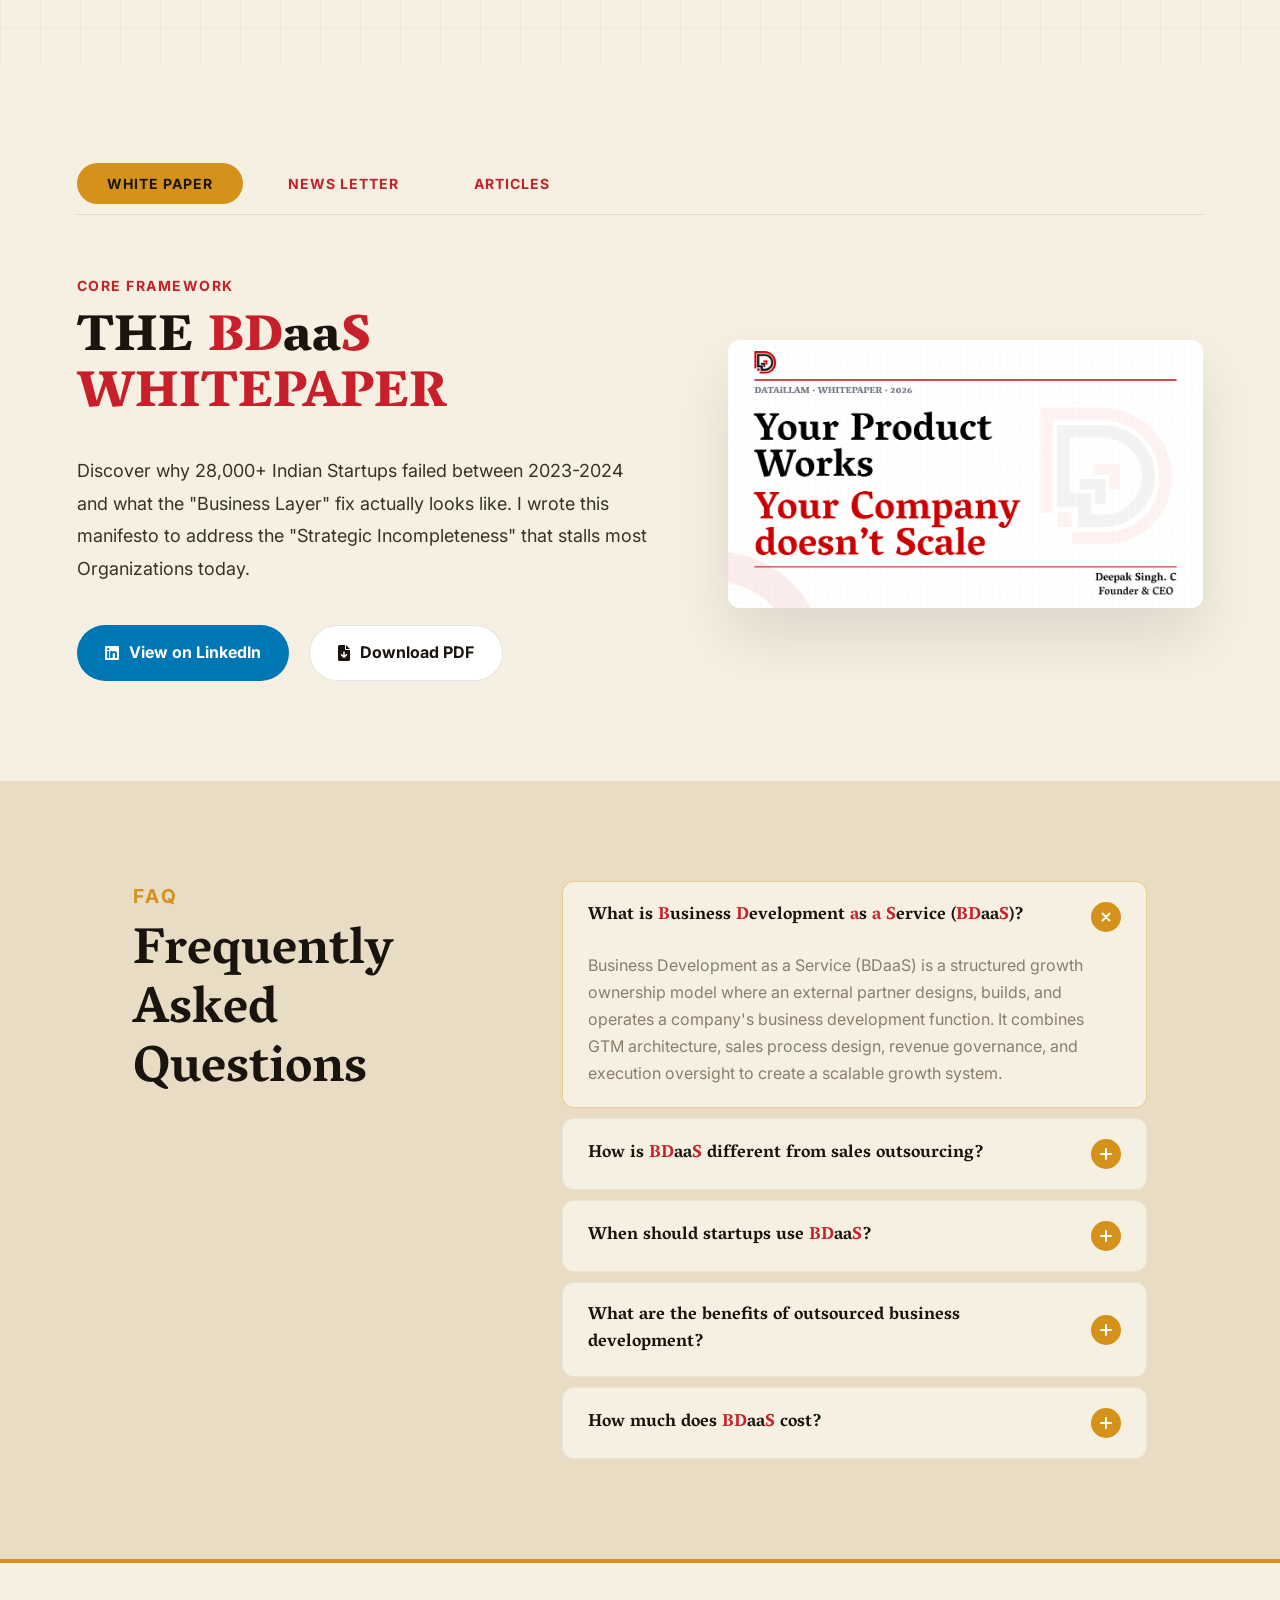
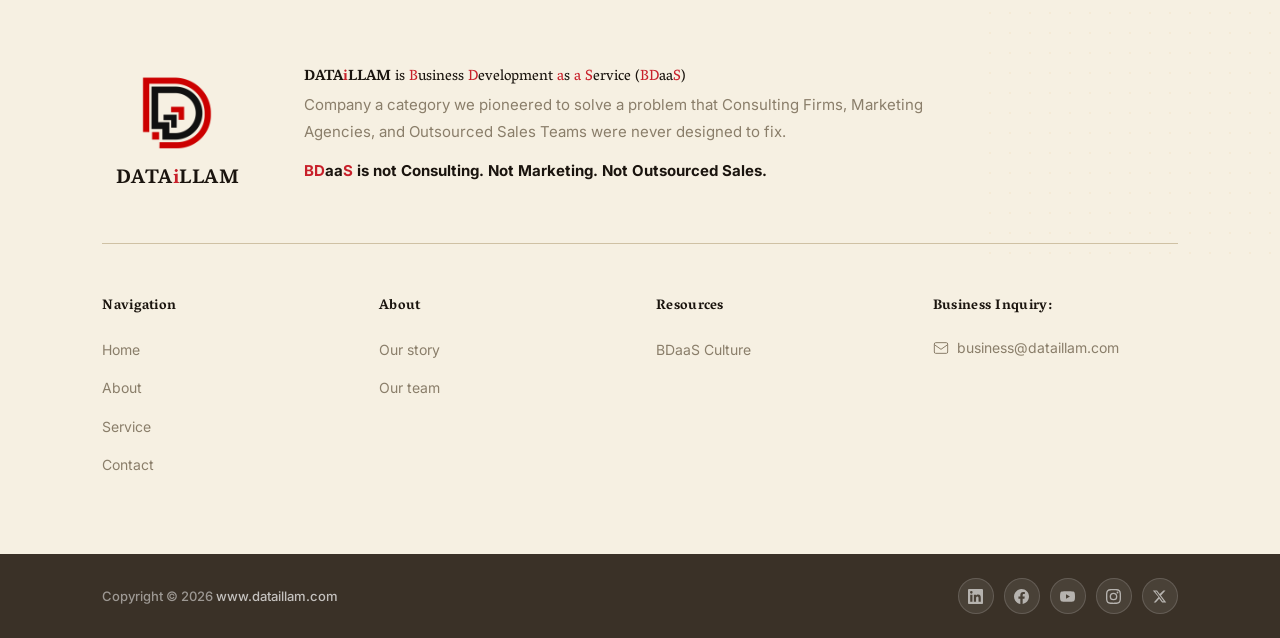
<file: Bdaas/index.html>
<!DOCTYPE html>
<html lang="en">

<head>
    <!-- Google Analytics -->
    <script async src="https://www.googletagmanager.com/gtag/js?id=G-H3YMLE3T8D"></script>
    <script>
        window.dataLayer = window.dataLayer || [];
        function gtag() { dataLayer.push(arguments); }
        gtag('js', new Date());
        gtag('config', 'G-H3YMLE3T8D');
    </script>
    <meta charset="UTF-8">
    <meta name="viewport" content="width=device-width, initial-scale=1.0">
    <meta name="google-site-verification" content="--0mmHBTGhSpj_yF9pYY6tfAIMRShBg6K3k5BnbHZm0" />
    <title>Business Development as a Service (BDaaS) | Dataillam</title>
    <meta name="description" content="Scale your business with Business Development as a Service (BDaaS). Build pipeline, generate opportunities, and drive sustainable growth without hiring a full in-house team.">
    <meta property="og:title" content="Business Development as a Service (BDaaS) | Dataillam">
    <meta property="og:description" content="Scale your business with Business Development as a Service (BDaaS). Build pipeline, generate opportunities, and drive sustainable growth without hiring a full in-house team.">
    <meta property="og:image" content="https://www.dataillam.com/img/Without%20BG%20Without%20Name.png">
    <meta property="og:url" content="https://www.dataillam.com/Bdaas/">
    <meta property="og:type" content="website">
    <meta name="twitter:card" content="summary_large_image">
    <meta name="twitter:title" content="Business Development as a Service (BDaaS) | Dataillam">
    <meta name="twitter:description" content="Scale your business with Business Development as a Service (BDaaS). Build pipeline, generate opportunities, and drive sustainable growth without hiring a full in-house team.">
    <meta name="twitter:image" content="https://www.dataillam.com/img/Without%20BG%20Without%20Name.png">
    <link rel="canonical" href="https://www.dataillam.com/Bdaas/">
    <meta name="robots" content="index, follow">
    <link rel="preload" href="../img/SME_MNC_Growth_mobile.webp" as="image" media="(max-width: 768px)" fetchpriority="high">
    <link rel="preload" href="../img/SME_→_MNC_Growth_Transformation_202605191212.webp" as="image" media="(min-width: 769px)" fetchpriority="high">
    <link rel="preload" href="https://fonts.googleapis.com/css2?family=Vesper+Libre:wght@400;700;900&family=Inter:wght@300;400;500;600;700&display=swap" as="style" onload="this.onload=null;this.rel='stylesheet'">
    <noscript><link href="https://fonts.googleapis.com/css2?family=Vesper+Libre:wght@400;700;900&family=Inter:wght@300;400;500;600;700&display=swap" rel="stylesheet"></noscript>
    <link rel="stylesheet" href="../css/bdaas.css?v=2.1">
    <link rel="stylesheet" href="../css/navbar.css?v=2.1">
    <link rel="preload" href="https://cdnjs.cloudflare.com/ajax/libs/font-awesome/6.0.0/css/all.min.css" as="style" onload="this.onload=null;this.rel='stylesheet'">
    <noscript><link href="https://cdnjs.cloudflare.com/ajax/libs/font-awesome/6.0.0/css/all.min.css" rel="stylesheet"></noscript>
    <link rel="stylesheet" href="../css/footer.css?v=2.1">
    <link rel="icon" href="../img/logo_optimized.webp" />
</head>

<body>

    <!-- â”€â”€â”€ UNIFIED NAV â”€â”€â”€ -->
    <nav id="mainNav">
        <div class="nav-inner">
            <a href="../" class="logo">
                <div class="logo-img-wrapper">
                    <img src="../img/logo_optimized.webp" alt="DATAiLLAM Symbol" class="logo-img" width="40" height="40">
                </div>
                <div class="brand-group">
                    <span class="logo-text">DATA<span>i</span>LLAM</span>
                    <span class="brand-sub">PRIVATE LIMITED</span>
                </div>
            </a>
            <ul class="nav-links">
                <li><a href="../" class="nav-link" data-page="home">Home</a></li>
                <li><a href="../About/" class="nav-link" data-page="about">About</a></li>
                <li><a href="../Service/" class="nav-link" data-page="service">Service</a></li>
                <li><a href="../Bdaas/" class="nav-link" data-page="bdaas"> <span class="bdaas-text"><span>B</span><span>D</span>aa<span>S</span></span> </a></li>
                <li><a href="../Contact/" class="nav-link" data-page="contact">Contact</a></li>
            </ul>
            <a href="../Contact/" class="btn-nav">Join Now</a>
            <button class="hamburger" id="hamburger" aria-label="Menu">
                <span></span><span></span><span></span>
            </button>
        </div>
    </nav>
    <div class="mobile-menu" id="mobileMenu">
        <a href="../" class="mob-link" data-page="home">Home</a>
        <a href="../About/" class="mob-link" data-page="about">About</a>
        <a href="../Service/" class="mob-link" data-page="service">Service</a>
        <a href="../Bdaas/" class="mob-link" data-page="bdaas"> <span class="bdaas-text"><span>B</span><span>D</span>aa<span>S</span></span> </a>
        <a href="../Contact/" class="mob-link" data-page="contact">Contact</a>
        <a href="../Contact/" class="btn-mob">Join Now</a>
    </div>

    <!-- SVG Notch Definition (Mirrored to Right - Optimized for Text) -->
    <svg width="0" height="0" style="position: absolute;">
        <defs>
            <clipPath id="hero-notch-path" clipPathUnits="objectBoundingBox">
                <path d="M 0.05,0 
                         Q 0,0 0,0.05 
                         V 0.7 
                         Q 0,0.75 0.05,0.75 
                         H 0.3 
                         C 0.4,0.75 0.4,1 0.5,1 
                         H 0.95 
                         Q 1,1 1,0.95 
                         V 0.05 
                         Q 1,0 0.95,0 
                         Z" />
            </clipPath>
        </defs>
    </svg>

    <!-- ─── BDaaS HERO (V2 - Flipped & Integrated) ─── -->
    <section class="bdaas-hero reveal">
        <div class="container relative z-10">
            <div class="hero-visual-container">
                <div class="hero-visual-card">
                    <picture>
                        <source media="(max-width: 768px)" srcset="../img/SME_MNC_Growth_mobile.webp">
                        <img src="../img/SME_→_MNC_Growth_Transformation_202605191212.webp" alt="Strategic Pipeline Building" width="600" height="400" fetchpriority="high">
                    </picture>

                    <div class="hero-card-content">
                        <h1 class="hero-h1 bdaas-hero-title">
                            <span class="title-brilliant">YOUR PRODUCT IS BRILLIANT.</span>
                            <span class="title-building">BUT WHO'S BUILDING</span>
                            <span class="title-pipeline">YOUR PIPELINE?</span>
                        </h1>
                    </div>
                </div>

                <!-- Integrated text in the bottom-left notch for Desktop/Tablet -->
                <div class="notch-caption">
                    <p>If any of these made you<br> uncomfortable <span class="red-text">that's<br> exactly why we
                            exist.</span></p>
                </div>
            </div>

            <!-- Bottom Row: Cards Only -->
            <div class="hero-bottom-row" style="margin-top: 40px;">
                <div class="hero-pain-points">
                    <div class="pain-card" style="transition-delay: 0.1s">
                        <h3>PIPELINE INDEPENDENCE</h3>
                        <p>When did you last close a deal you didn't personally source?</p>
                    </div>
                    <div class="pain-card" style="transition-delay: 0.2s">
                        <h3>FOUNDER DEPENDENCY</h3>
                        <p>If you took 2 weeks off tomorrow would Revenue stop?</p>
                    </div>
                    <div class="pain-card" style="transition-delay: 0.3s">
                        <h3>MARKET VISIBILITY</h3>
                        <p>Can your Ideal Client find you without your help?</p>
                    </div>
                </div>
            </div>
        </div>
    </section>

    <!-- ─── TWO ENGINES SECTION ─── -->
    <section class="engines-section reveal">
        <div class="container">
            <div class="engines-layout">
                <div class="engines-header">
                    <h2 class="section-h2" style="margin-bottom: 0;">EVERY B2B COMPANY RUNS<br>ON <span class="red">TWO
                            ENGINES.</span></h2>
                </div>

                <div class="engine-cards">
                    <div class="engine-card business-card">
                        <div class="card-label">BUSINESS</div>
                        <p class="card-sub">This is the Growth Engine.</p>
                        <ul>
                            <li>Strategy</li>
                            <li>Sales</li>
                            <li>Marketing</li>
                            <li>Revenue Architecture</li>
                        </ul>
                        <div class="card-footer-text">The part that decides WHERE you're<br>going and HOW you'll get
                            there.</div>
                    </div>

                    <div class="engine-card ops-card">
                        <div class="card-label">OPERATIONS</div>
                        <p class="card-sub">This is the Execution Engine.</p>
                        <ul>
                            <li>Delivery</li>
                            <li>HR</li>
                            <li>Operations</li>
                            <li>Finance</li>
                        </ul>
                        <div class="card-footer-text">The part that keeps the machine running<br>once the Business comes
                            in.</div>
                    </div>
                </div>

                <div class="engines-editorial">
                    <p class="editorial-text">Most SMEs have built strong Operations. <strong>But the Business
                            side?</strong> That's where things get thin.<br>Let me put it this way: <strong>you've built
                            a factory, but nobody's filling the Order Book.</strong></p>
                </div>
            </div>
        </div>
    </section>

    <!-- ─── STRUCTURE PROBLEM SECTION (Cinematic Redesign) ─── -->
    <section class="structure-section reveal">
        <div class="structure-bg-visual">
            <img src="../img/Create_new_image_using_people_202605291511.webp" alt="Strategic business discussions" loading="lazy">
        </div>

        <div class="structure-content-wrapper">
            <div class="structure-info-box">
                <div class="eyebrow-red">WHY THIS KEEPS HAPPENING</div>
                <h2 class="structure-h2">THIS ISN'T A HIRING PROBLEM.<br><span class="red">IT'S A STRUCTURE
                        PROBLEM.</span></h2>

                <p class="structure-p">For the last decade, the Startup world celebrated Builders and Operators.
                    Everyone was told to ship fast, hire Engineers, get the Product right. That was good advice but it
                    was incomplete.</p>

                <div class="structure-quote-clean">
                    <p class="quote-text-main">Nobody told Founders to build the Business Development Layer. The result?
                        <span class="quote-text-red">Companies that can do the work, but can't grow on command.</span>
                    </p>
                </div>

                <a href="../Service/" class="btn-red-rect">Explore Service</a>
            </div>
        </div>
    </section>

    <!-- ─── PLATFORM HIGHLIGHTS (Blueprint Editorial Redesign) ─── -->
    <section class="highlights-section reveal">
        <div class="highlights-container relative z-10">
            <div class="highlight-info-main">
                <div class="pill-badge-blueprint">Platform Highlights</div>
                <h2 class="highlight-h2-dark">THINKING OUT LOUD<br>ABOUT WHAT'S BROKEN IN<br><span class="red">B2B
                        GROWTH.</span></h2>
            </div>

            <div class="highlight-document-card">
                <p class="highlight-card-text">Experimental Frameworks, raw Data, and honest takes on <strong>Business
                        Development, GTM Strategy, and scaling SMEs</strong> in the modern Ecosystem.</p>
            </div>
        </div>
    </section>

    <!-- ─── RESOURCE HUB (Tabbed Carousel) ─── -->
    <section class="resource-section reveal" id="resources">
        <div class="container">
            <!-- Tab Navigation -->
            <div class="resource-tabs">
                <button class="resource-tab-btn active" data-tab="whitepaper"> WHITE PAPER</button>
                <button class="resource-tab-btn" data-tab="newspaper"> NEWS LETTER</button>
                <button class="resource-tab-btn" data-tab="articles"> ARTICLES</button>
            </div>

            <div class="resource-content-area">
                <!-- Panel 1: Whitepaper -->
                <div class="resource-panel active" id="whitepaper">
                    <div class="resource-main-grid">
                        <div class="resource-text">
                            <div class="eyebrow-red">CORE FRAMEWORK</div>
                            <h2 class="resource-h2">THE <span class="red">B</span><span class="red">D</span>aa<span class="red">S</span><br><span class="red">WHITEPAPER</span></h2>
                            <p class="resource-p">Discover why 28,000+ Indian Startups failed between 2023-2024 and what
                                the "Business Layer" fix actually looks like. I wrote this manifesto to address the
                                "Strategic Incompleteness" that stalls most Organizations today.</p>
                            <div class="resource-actions">
                                <a href="https://www.linkedin.com/pulse/missing-balance-modern-b2b-why-operational-strength-without-singh--acq9e/" target="_blank" class="btn-linkedin">
                                    <i class="fab fa-linkedin"></i> View on LinkedIn
                                </a>
                                <a href="../pdf-asset/White Paper.pdf" download class="btn-download-pdf">
                                    <i class="fas fa-file-download"></i> Download PDF
                                </a>
                            </div>
                        </div>
                        <div class="resource-visual">
                            <img src="../img/White Paper Cover Image.webp" alt="BDaaS Whitepaper Cover" loading="lazy">
                        </div>
                    </div>
                </div>

                <!-- Panel 2: Newspaper -->
                <div class="resource-panel" id="newspaper">
                    <div class="resource-main-grid">
                        <div class="resource-text">
                            <div class="eyebrow-red">INSIGHTS</div>
                            <h2 class="resource-h2">STAY EXPLICITLY<br><span class="red">NEWSLETTER.</span></h2>
                            <p class="resource-p">Follow our Insights and Updates directly on LinkedIn. We share
                                practical Frameworks, Deal Breakdowns, and Strategic Thinking on Business Development to
                                help your Company scale effectively.</p>
                            <div class="resource-actions">
                                <a href="https://www.linkedin.com/pulse/two-pillars-every-b2b-company-must-balance-scale-deepak-singh-c-nze5c/" target="_blank" class="btn-linkedin">
                                    <i class="fab fa-linkedin"></i> View on LinkedIn
                                </a>
                                <a href="../pdf-asset/News letter.pdf" download class="btn-download-pdf">
                                    <i class="fas fa-file-download"></i> Download PDF
                                </a>
                            </div>
                        </div>
                        <div class="resource-visual">
                            <img src="../img/Newsletter Cover Image.webp" alt="Newsletter Cover" loading="lazy">
                        </div>
                    </div>
                </div>

                <!-- Panel 3: Articles -->
                <div class="resource-panel" id="articles">
                    <div class="resource-articles-header">
                        <div class="eyebrow-red">ARTICLE</div>
                        <h2 class="resource-h2">DEEP DIVES FROM THE<br>FRONTLINES OF <span class="red">BD.</span></h2>
                    </div>

                    <div class="articles-grid">
                        <!-- Card 1 -->
                        <div class="article-card">
                            <div class="article-img">
                                <img src="../img/Article_1_opt.webp" alt="Article 1" loading="lazy" decoding="async" width="600" height="400">
                            </div>
                            <div class="article-body">
                                <span class="article-category">Strategy</span>
                                <p class="article-desc">Every B2B Founder gets their first ten Clients through
                                    relationships. The real test begins when those relationships run out.</p>
                                <a href="../pdf-asset/Article 1.pdf" download class="btn-article-pdf"><i class="fas fa-file-download"></i> Download
                                    PDF</a>
                            </div>
                        </div>
                        <!-- Card 2 -->
                        <div class="article-card">
                            <div class="article-img">
                                <img src="../img/Article_2_opt.webp" alt="Article 2" loading="lazy" decoding="async" width="600" height="400">
                            </div>
                            <div class="article-body">
                                <span class="article-category">Outbound</span>
                                <p class="article-desc">The Indian Startup Crisis is not about bad Products or bad
                                    Teams. It is about a Structural Gap that most Founders never see until it is too
                                    late.</p>
                                <a href="../pdf-asset/Article 2.pdf" download class="btn-article-pdf"><i class="fas fa-file-download"></i> Download
                                    PDF</a>
                            </div>
                        </div>
                        <!-- Card 3 -->
                        <div class="article-card">
                            <div class="article-img">
                                <img src="../img/Article_3_opt.webp" alt="Article 3" loading="lazy" decoding="async" width="600" height="400">
                            </div>
                            <div class="article-body">
                                <span class="article-category">Audit</span>
                                <p class="article-desc">When the Founder is the Business Development Team, the Marketing
                                    Team, and the BD Function... the Company doesn't scale.</p>
                                <a href="../pdf-asset/Article 3.pdf" download class="btn-article-pdf"><i class="fas fa-file-download"></i> Download
                                    PDF</a>
                            </div>
                        </div>
                        <!-- Card 4 -->
                        <div class="article-card">
                            <div class="article-img">
                                <img src="../img/Article_4_opt.webp" alt="Article 4" loading="lazy" decoding="async" width="600" height="400">
                            </div>
                            <div class="article-body">
                                <span class="article-category">Growth</span>
                                <p class="article-desc">It does not happen all at once. It happens slowly, then
                                    completely. And by the time most Founders see it, the Company is already in trouble.
                                </p>
                                <a href="../pdf-asset/Article 4.pdf" download class="btn-article-pdf"><i class="fas fa-file-download"></i> Download
                                    PDF</a>
                            </div>
                        </div>
                    </div>
                </div>
            </div>
        </div>
    </section>



    <!-- ─── FAQ SECTION ─── -->
    <section class="faq-section reveal" id="faq">
        <div class="faq-wrap container">
            <div class="faq-left">
                <span class="section-label">FAQ</span>
                <h2 class="faq-section-h2">Frequently<br>Asked<br>Questions</h2>
            </div>
            <div class="faq-list">
                <div class="faq-item open" onclick="toggleFaq(this)">
                    <div class="faq-header">
                        <span class="faq-q">What is <span class="red">B</span>usiness <span class="red">D</span>evelopment <span class="red">a</span>s <span class="red">a</span> <span class="red">S</span>ervice (<span class="red">B</span><span class="red">D</span>aa<span class="red">S</span>)?</span>
                        <div class="faq-icon"><svg viewBox="0 0 12 12" fill="none"><path d="M6 1v10M1 6h10" stroke="#fff" stroke-width="2" stroke-linecap="round"/></svg></div>
                    </div>
                    <div class="faq-body open">
                        <p class="faq-a">Business Development as a Service (BDaaS) is a structured growth ownership model where an external partner designs, builds, and operates a company's business development function. It combines GTM architecture, sales process design, revenue governance, and execution oversight to create a scalable growth system.</p>
                    </div>
                </div>
                <div class="faq-item" onclick="toggleFaq(this)">
                    <div class="faq-header">
                        <span class="faq-q">How is <span class="red">B</span><span class="red">D</span>aa<span class="red">S</span> different from sales outsourcing?</span>
                        <div class="faq-icon"><svg viewBox="0 0 12 12" fill="none"><path d="M6 1v10M1 6h10" stroke="#fff" stroke-width="2" stroke-linecap="round"/></svg></div>
                    </div>
                    <div class="faq-body">
                        <p class="faq-a">Sales outsourcing focuses on activities such as prospecting, outreach, and appointment setting. BDaaS focuses on building and operating the complete business development function, including strategy, GTM architecture, pipeline governance, internal alignment, and long-term growth system development.</p>
                    </div>
                </div>
                <div class="faq-item" onclick="toggleFaq(this)">
                    <div class="faq-header">
                        <span class="faq-q">When should startups use <span class="red">B</span><span class="red">D</span>aa<span class="red">S</span>?</span>
                        <div class="faq-icon"><svg viewBox="0 0 12 12" fill="none"><path d="M6 1v10M1 6h10" stroke="#fff" stroke-width="2" stroke-linecap="round"/></svg></div>
                    </div>
                    <div class="faq-body">
                        <p class="faq-a">Startups should use BDaaS when growth depends heavily on the founder, GTM strategy is unclear, sales processes are unstructured, or revenue growth becomes inconsistent. BDaaS helps create a repeatable growth engine before scaling challenges become growth barriers.</p>
                    </div>
                </div>
                <div class="faq-item" onclick="toggleFaq(this)">
                    <div class="faq-header">
                        <span class="faq-q">What are the benefits of outsourced business development?</span>
                        <div class="faq-icon"><svg viewBox="0 0 12 12" fill="none"><path d="M6 1v10M1 6h10" stroke="#fff" stroke-width="2" stroke-linecap="round"/></svg></div>
                    </div>
                    <div class="faq-body">
                        <p class="faq-a">Outsourced business development helps companies build structured growth systems without creating a large internal team. Key benefits include improved market positioning, pipeline management, revenue visibility, founder independence, faster GTM execution, and scalable business development processes.</p>
                    </div>
                </div>
                <div class="faq-item" onclick="toggleFaq(this)">
                    <div class="faq-header">
                        <span class="faq-q">How much does <span class="red">B</span><span class="red">D</span>aa<span class="red">S</span> cost?</span>
                        <div class="faq-icon"><svg viewBox="0 0 12 12" fill="none"><path d="M6 1v10M1 6h10" stroke="#fff" stroke-width="2" stroke-linecap="round"/></svg></div>
                    </div>
                    <div class="faq-body">
                        <p class="faq-a">BDaaS pricing varies based on company size, growth stage, and engagement scope. Most engagements include a one-time GTM enablement phase followed by a monthly business development retainer that supports execution, governance, and growth operations.</p>
                    </div>
                </div>
            </div>
        </div>
    </section>

    <!-- â”€â”€â”€ FOOTER â”€â”€â”€ -->
    <footer>
        <div class="footer-upper">
            <div class="footer-top-row">
                <div class="footer-logo-block">
                    <img src="../img/Without BG Without Name.png" alt="DATAiLLAM Logo" class="footer-logo-img"
                        onerror="this.style.display='none'">
                    <div class="footer-brand-name brand-text">DATA<span style="color: var(--red);">i</span>LLAM</div>
                </div>
                <div class="footer-description-block">
                    <p class="footer-desc-main"><span class="footer-desc-highlight"><span class="brand-text" style="font-weight: bold;">DATA<span style="color: var(--red);">i</span>LLAM</span> is  <span class="text-red">B</span>usiness <span class="text-red">D</span>evelopment <span class="text-red">a</span>s <span class="text-red">a</span> <span class="text-red">S</span>ervice (<span class="text-red">BD</span>aa<span class="text-red">S</span>)</span><br>
                        Company a category we pioneered to solve a problem that Consulting Firms, Marketing Agencies, and Outsourced Sales Teams were never designed to fix.</p>
                    <p class="footer-desc-tagline"><strong><span><span style="color:var(--red)">B</span><span
                                    style="color:var(--red)">D</span>aa<span
                                    style="color:var(--red)">S</span></span> is not Consulting. Not Marketing. Not
                            Outsourced Sales.</strong></p>
                </div>
            </div>
            <div class="footer-nav-row">
                <div>
                    <div class="footer-col-title">Navigation</div>
                    <ul class="footer-links">
                        <li><a href="../">Home</a></li>
                        <li><a href="../About/">About</a></li>
                        <li><a href="../Service/">Service</a></li>
                        <li><a href="../Contact/">Contact</a></li>
                    </ul>
                </div>
                <div>
                    <div class="footer-col-title">About</div>
                    <ul class="footer-links">
                        <li><a href="../About/">Our story</a></li>
                        <li><a href="../About/#teamSection">Our team</a></li>
                    </ul>
                </div>
                <div>
                    <div class="footer-col-title">Resources</div>
                    <ul class="footer-links">
                        <li><a href="../Bdaas/">BDaaS Culture</a></li>
                    </ul>
                </div>
                <div>
                    <div class="footer-col-title">Business Inquiry:</div>
                    <ul class="footer-links">
                        <li>
                            <a href="mailto:business@dataillam.com" class="footer-email-link">
                                <svg viewBox="0 0 24 24" xmlns="http://www.w3.org/2000/svg">
                                    <rect x="2" y="4" width="20" height="16" rx="2" />
                                    <path d="M2 7l10 7 10-7" />
                                </svg>
                                business@dataillam.com
                            </a>
                        </li>
                    </ul>
                </div>
            </div>
        </div>
        <div class="footer-bottom-strip">
            <p class="footer-copy">Copyright &copy; 2026 <a href="#">www.dataillam.com</a></p>
            <div class="social-row">
                <a href="https://www.linkedin.com/company/dataillam/" class="social-btn" aria-label="LinkedIn">
                    <svg viewBox="0 0 24 24">
                        <path
                            d="M20.447 20.452h-3.554v-5.569c0-1.328-.027-3.037-1.852-3.037-1.853 0-2.136 1.445-2.136 2.939v5.667H9.351V9h3.414v1.561h.046c.477-.9 1.637-1.85 3.37-1.85 3.601 0 4.267 2.37 4.267 5.455v6.286zM5.337 7.433a2.062 2.062 0 01-2.063-2.065 2.064 2.064 0 112.063 2.065zm1.782 13.019H3.555V9h3.564v11.452zM22.225 0H1.771C.792 0 0 .774 0 1.729v20.542C0 23.227.792 24 1.771 24h20.451C23.2 24 24 23.227 24 22.271V1.729C24 .774 23.2 0 22.222 0h.003z" />
                    </svg>
                </a>
                <a href="https://www.facebook.com/dataillam" class="social-btn" aria-label="Facebook">
                    <svg viewBox="0 0 24 24">
                        <path
                            d="M24 12.073c0-6.627-5.373-12-12-12s-12 5.373-12 12c0 5.99 4.388 10.954 10.125 11.854v-8.385H7.078v-3.47h3.047V9.43c0-3.007 1.792-4.669 4.533-4.669 1.312 0 2.686.235 2.686.235v2.953H15.83c-1.491 0-1.956.925-1.956 1.874v2.25h3.328l-.532 3.47h-2.796v8.385C19.612 23.027 24 18.062 24 12.073z" />
                    </svg>
                </a>
                <a href="https://www.youtube.com/@BDaaSLaunchbyDATAiLLAM" class="social-btn" aria-label="YouTube" target="_blank" rel="noopener noreferrer">
                    <svg viewBox="0 0 24 24">
                        <path
                            d="M23.495 6.205a3.007 3.007 0 00-2.088-2.088c-1.87-.501-9.396-.501-9.396-.501s-7.507-.01-9.396.501A3.007 3.007 0 00.527 6.205a31.247 31.247 0 00-.522 5.805 31.247 31.247 0 00.522 5.783 3.007 3.007 0 002.088 2.088c1.868.502 9.396.502 9.396.502s7.506 0 9.396-.502a3.007 3.007 0 002.088-2.088 31.247 31.247 0 00.5-5.783 31.247 31.247 0 00-.5-5.805zM9.609 15.601V8.408l6.264 3.602z" />
                    </svg>
                </a>
                <a href="https://www.instagram.com/dataillam/" class="social-btn" aria-label="Instagram">
                    <svg viewBox="0 0 24 24">
                        <path
                            d="M12 2.163c3.204 0 3.584.012 4.85.07 3.252.148 4.771 1.691 4.919 4.919.058 1.265.069 1.645.069 4.849 0 3.205-.012 3.584-.069 4.849-.149 3.225-1.664 4.771-4.919 4.919-1.266.058-1.644.07-4.85.07-3.204 0-3.584-.012-4.849-.07-3.26-.149-4.771-1.699-4.919-4.92-.058-1.265-.07-1.644-.07-4.849 0-3.204.013-3.583.07-4.849.149-3.227 1.664-4.771 4.919-4.919 1.266-.057 1.645-.069 4.849-.069zm0-2.163c-3.259 0-3.667.014-4.947.072-4.358.2-6.78 2.618-6.98 6.98-.059 1.281-.073 1.689-.073 4.948 0 3.259.014 3.668.072 4.948.2 4.358 2.618 6.78 6.98 6.98 1.281.058 1.689.072 4.948.072 3.259 0 3.668-.014 4.948-.072 4.354-.2 6.782-2.618 6.979-6.98.059-1.28.073-1.689.073-4.948 0-3.259-.014-3.667-.072-4.947-.196-4.354-2.617-6.78-6.979-6.98-1.281-.059-1.69-.073-4.949-.073zm0 5.838a6.162 6.162 0 100 12.324 6.162 6.162 0 000-12.324zM12 16a4 4 0 110-8 4 4 0 010 8zm6.406-11.845a1.44 1.44 0 100 2.881 1.44 1.44 0 000-2.881z" />
                    </svg>
                </a>
                <a href="https://x.com/dataillam" class="social-btn" aria-label="X">
                    <svg viewBox="0 0 24 24">
                        <path
                            d="M18.244 2.25h3.308l-7.227 8.26 8.502 11.24H16.17l-4.714-6.231-5.401 6.231H2.744l7.737-8.835L1.254 2.25H8.08l4.253 5.622zm-1.161 17.52h1.833L7.084 4.126H5.117z" />
                    </svg>
                </a>
            </div>
        </div>
    </footer>

    <script src="https://code.jquery.com/jquery-3.7.1.min.js" defer></script>
    <script src="../js/bdaas.js?v=2.1" defer></script>
    <script src="../js/navbar.js?v=2.1" defer></script>
</body>

</html>
</file>
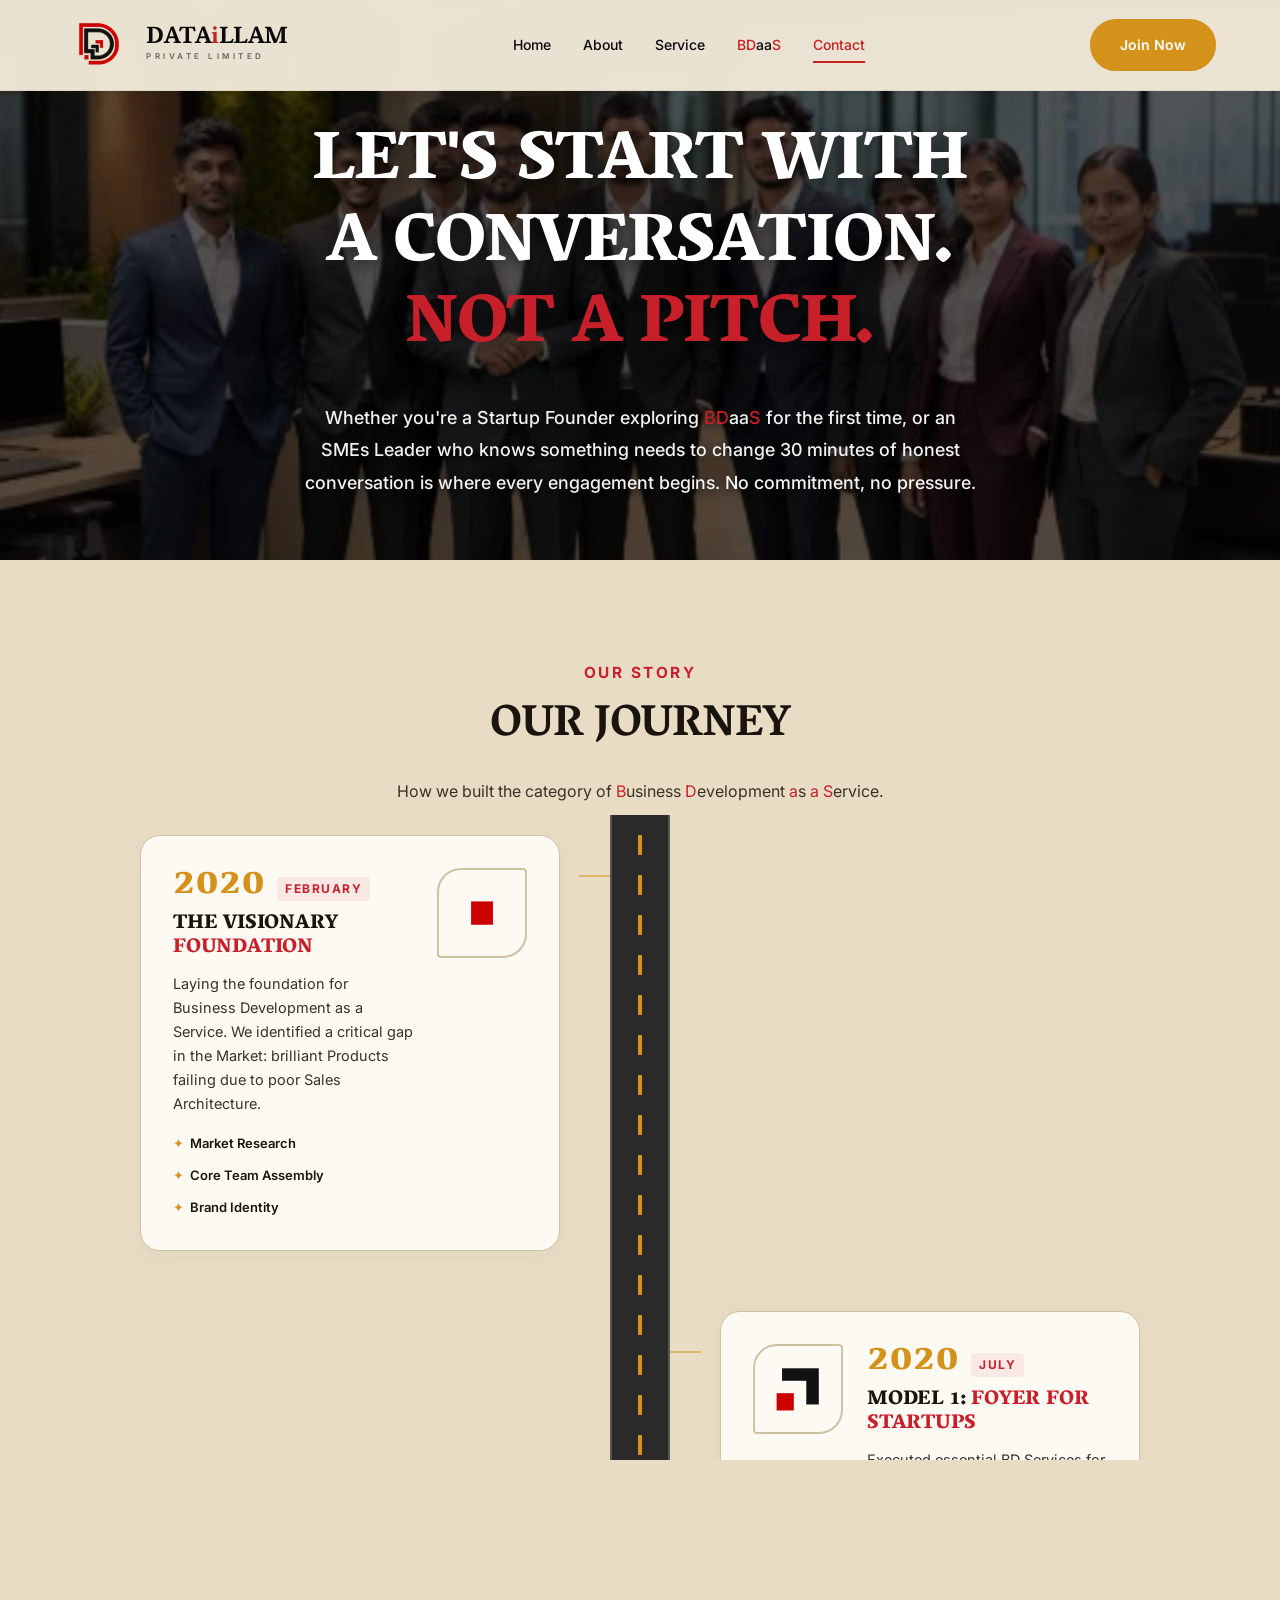
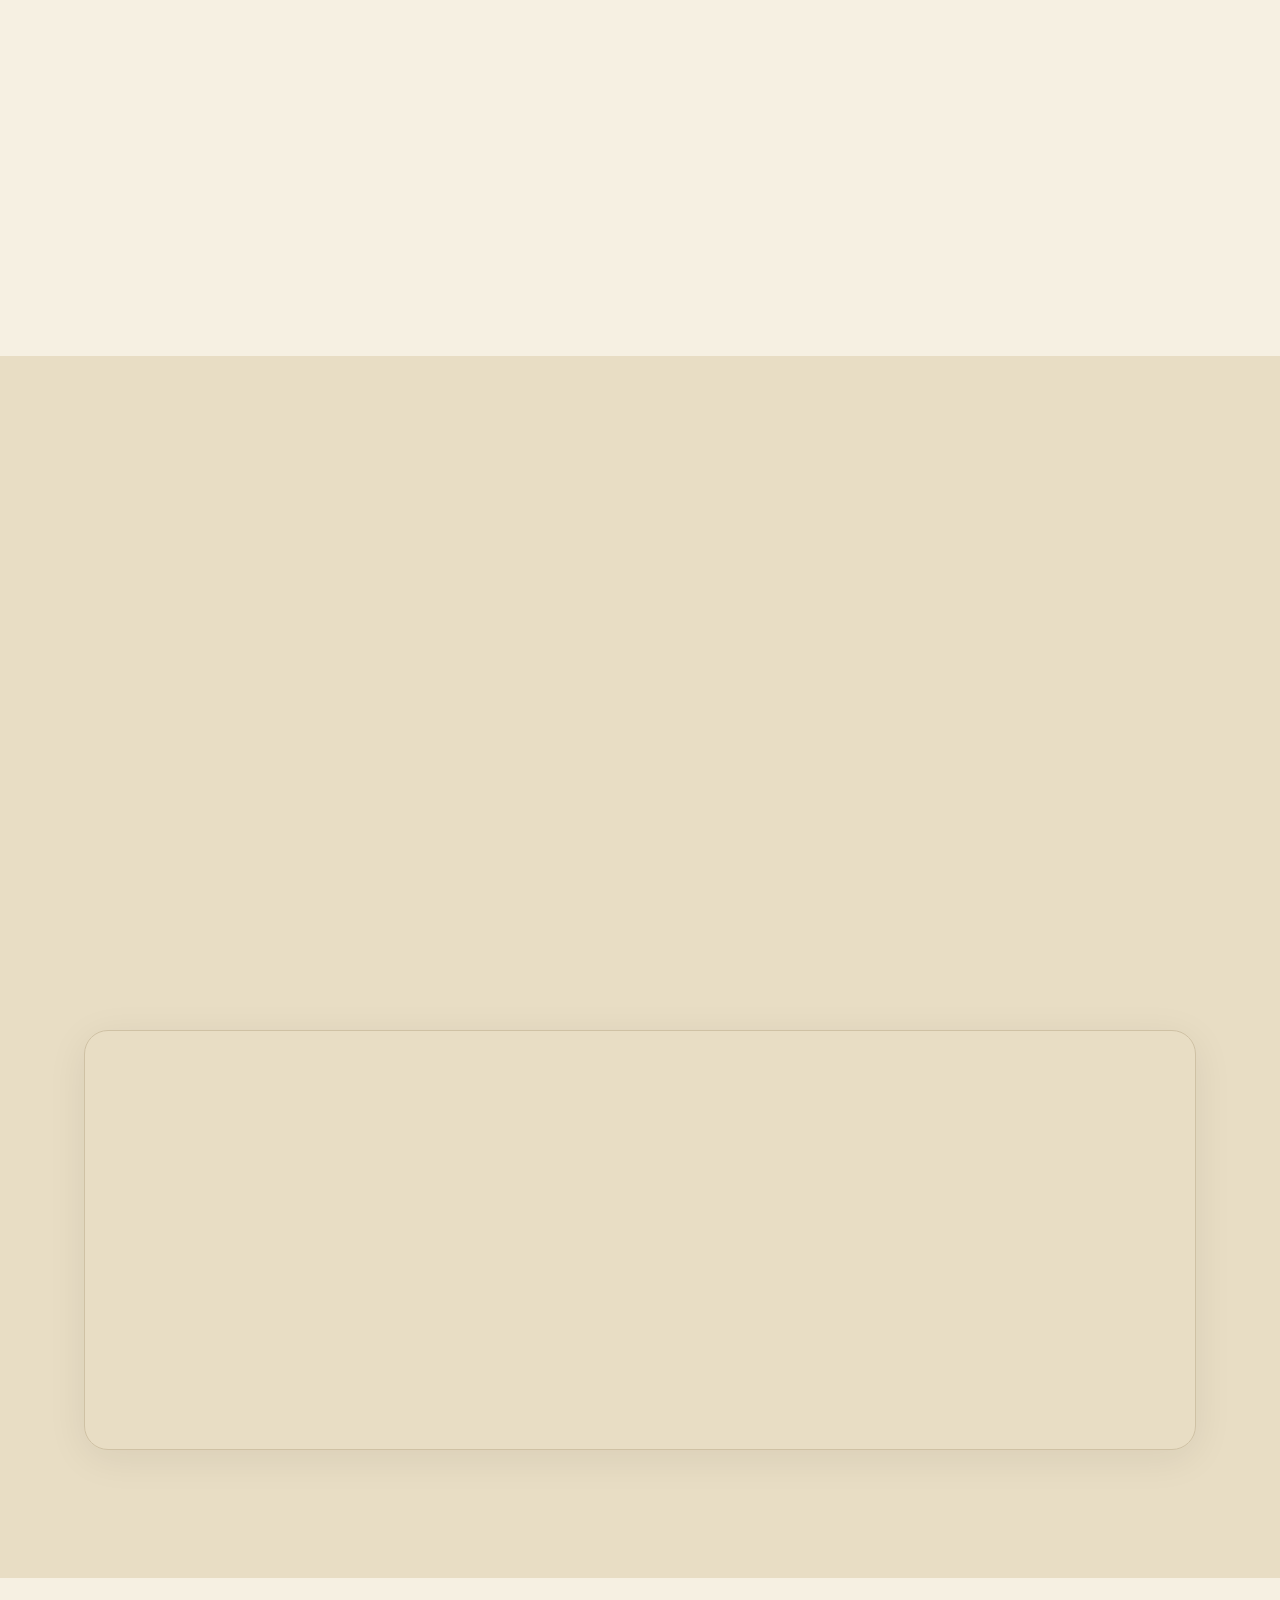
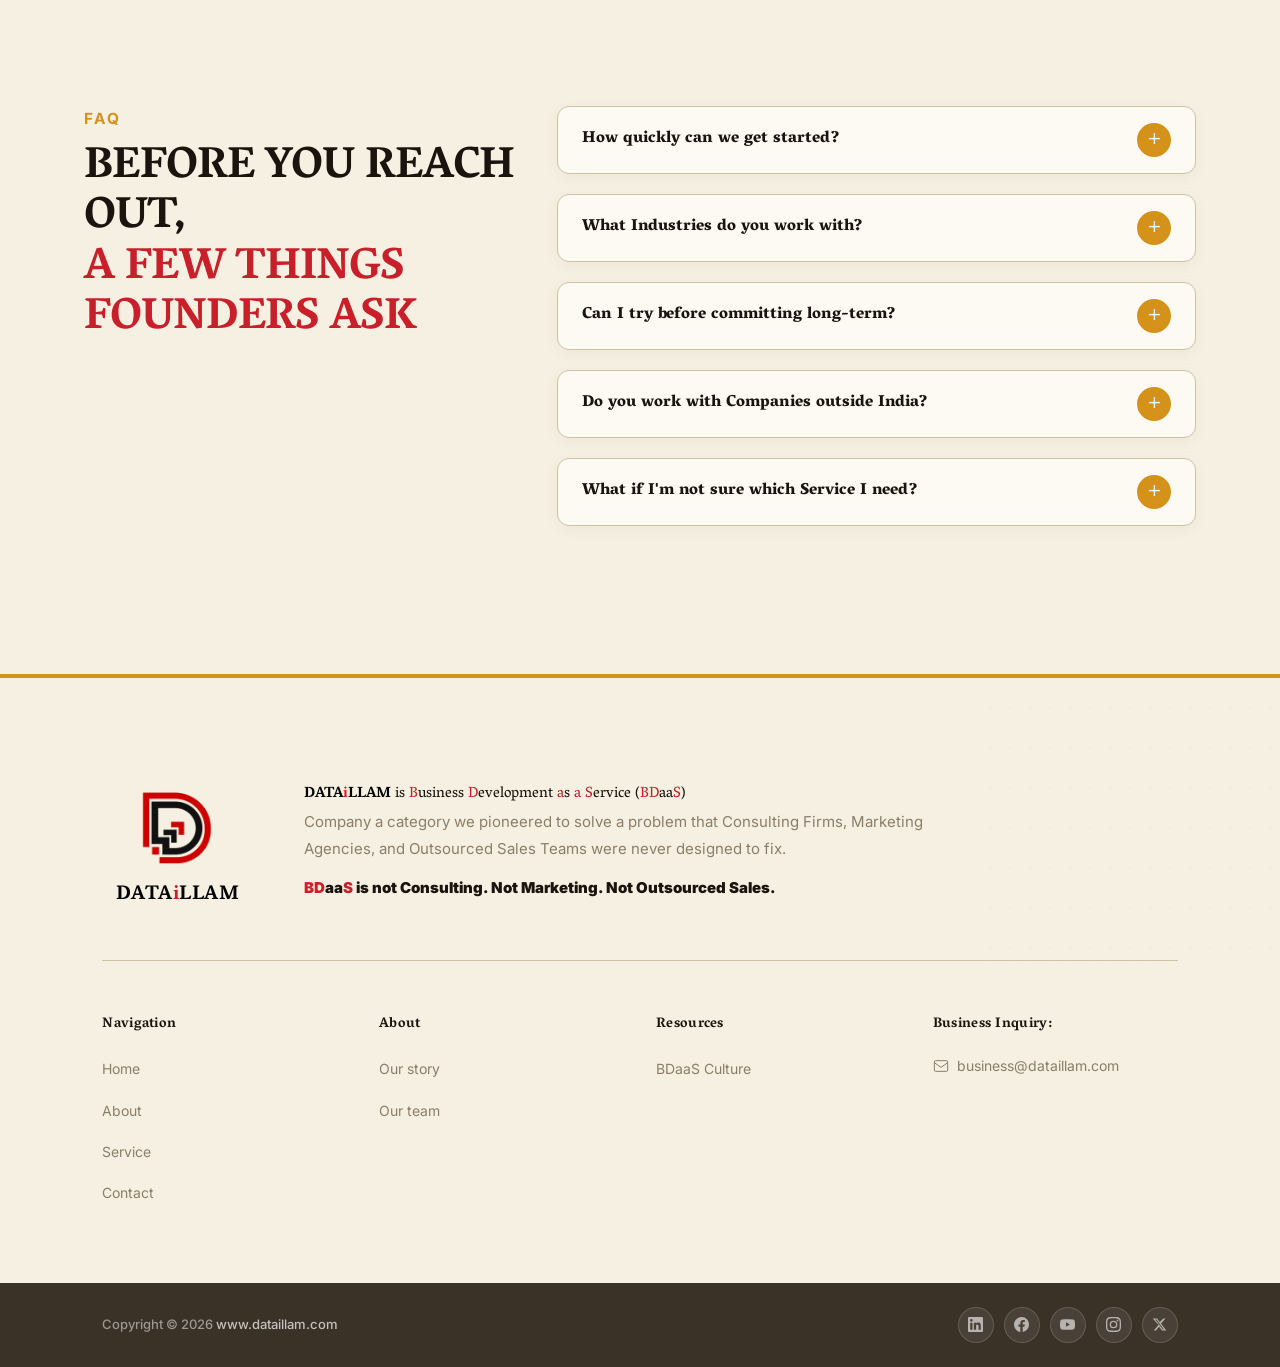
<file: Contact/index.html>
<!DOCTYPE html>
<html lang="en">

<head>
    <!-- Google Analytics -->
    <script async src="https://www.googletagmanager.com/gtag/js?id=G-H3YMLE3T8D"></script>
    <script>
        window.dataLayer = window.dataLayer || [];
        function gtag() { dataLayer.push(arguments); }
        gtag('js', new Date());
        gtag('config', 'G-H3YMLE3T8D');
    </script>
    <meta charset="UTF-8" />
    <meta name="viewport" content="width=device-width, initial-scale=1.0" />
    <meta name="google-site-verification" content="--0mmHBTGhSpj_yF9pYY6tfAIMRShBg6K3k5BnbHZm0" />


    <meta name="description"
        content="Connect with Dataillam to discuss business development, lead generation, startup growth, and partnership opportunities." />
    <meta name="keywords"
        content="Contact BDaaS, Book Strategy Call, DATAiLLAM Inquiry, Sales Consulting Chennai, B2B Growth Partnership" />
    <title>Contact Dataillam | Business Development Experts</title>
    <meta property="og:title" content="Contact Dataillam | Business Development Experts">
    <meta property="og:description"
        content="Connect with Dataillam to discuss business development, lead generation, startup growth, and partnership opportunities.">
    <meta property="og:image" content="https://www.dataillam.com/img/Without%20BG%20Without%20Name.png">
    <meta property="og:url" content="https://www.dataillam.com/Contact/">
    <meta property="og:type" content="website">
    <meta name="twitter:card" content="summary_large_image">
    <meta name="twitter:title" content="Contact Dataillam | Business Development Experts">
    <meta name="twitter:description"
        content="Connect with Dataillam to discuss business development, lead generation, startup growth, and partnership opportunities.">
    <meta name="twitter:image" content="https://www.dataillam.com/img/Without%20BG%20Without%20Name.png">
    <link rel="canonical" href="https://www.dataillam.com/Contact/">
    <meta name="robots" content="index, follow">

    <link rel="icon" href="../img/logo_optimized.webp" />
    <link rel="preload" href="../img/Image_1_1_mobile.webp" as="image" media="(max-width: 768px)" fetchpriority="high">
    <link rel="preload" href="../img/Image 1 (1).webp" as="image" media="(min-width: 769px)" fetchpriority="high">
    <link rel="preconnect" href="https://fonts.googleapis.com" />
    <link rel="preconnect" href="https://fonts.gstatic.com" crossorigin />
    <link rel="preload" href="https://fonts.googleapis.com/css2?family=Inter:wght@400;500;600;700&family=Vesper+Libre:wght@400;700;900&display=swap" as="style" onload="this.onload=null;this.rel='stylesheet'" />
    <noscript><link href="https://fonts.googleapis.com/css2?family=Inter:wght@400;500;600;700&family=Vesper+Libre:wght@400;700;900&display=swap" rel="stylesheet" /></noscript>
    <link rel="preload" href="https://cdn.jsdelivr.net/npm/bootstrap@5.3.3/dist/css/bootstrap.min.css" as="style" onload="this.onload=null;this.rel='stylesheet'" />
    <noscript><link href="https://cdn.jsdelivr.net/npm/bootstrap@5.3.3/dist/css/bootstrap.min.css" rel="stylesheet" /></noscript>
    <link rel="preload" href="https://cdn.jsdelivr.net/npm/bootstrap-icons@1.11.3/font/bootstrap-icons.min.css" as="style" onload="this.onload=null;this.rel='stylesheet'" />
    <noscript><link href="https://cdn.jsdelivr.net/npm/bootstrap-icons@1.11.3/font/bootstrap-icons.min.css" rel="stylesheet" /></noscript>

    <link rel="stylesheet" href="../css/contact.css?v=2.1" />
    <link rel="stylesheet" href="../css/navbar.css?v=2.1" />
    <link rel="stylesheet" href="../css/footer.css?v=2.1" />
</head>

<body>

    <!-- ─── UNIFIED NAV ─── -->
    <nav id="mainNav">
        <div class="nav-inner">
            <a href="../" class="logo">
                <div class="logo-img-wrapper">
                    <img src="../img/logo_optimized.webp" alt="DATAiLLAM Symbol" class="logo-img" width="40" height="40">
                </div>
                <div class="brand-group">
                    <span class="logo-text">DATA<span>i</span>LLAM</span>
                    <span class="brand-sub">PRIVATE LIMITED</span>
                </div>
            </a>
            <ul class="nav-links">
                <li><a href="../" class="nav-link" data-page="home">Home</a></li>
                <li><a href="../About/" class="nav-link" data-page="about">About</a></li>
                <li><a href="../Service/" class="nav-link" data-page="service">Service</a></li>
                <li><a href="../Bdaas/" class="nav-link" data-page="bdaas"> <span
                            class="bdaas-text"><span>B</span><span>D</span>aa<span>S</span></span> </a></li>
                <li><a href="../Contact/" class="nav-link" data-page="contact">Contact</a></li>
            </ul>
            <a href="../Contact/" class="btn-nav">Join Now</a>
            <button class="hamburger" id="hamburger" aria-label="Menu">
                <span></span><span></span><span></span>
            </button>
        </div>
    </nav>
    <div class="mobile-menu" id="mobileMenu">
        <a href="../" class="mob-link" data-page="home">Home</a>
        <a href="../About/" class="mob-link" data-page="about">About</a>
        <a href="../Service/" class="mob-link" data-page="service">Service</a>
        <a href="../Bdaas/" class="mob-link" data-page="bdaas"> <span
                class="bdaas-text"><span>B</span><span>D</span>aa<span>S</span></span> </a>
        <a href="../Contact/" class="mob-link" data-page="contact">Contact</a>
        <a href="../Contact/" class="btn-mob">Join Now</a>
    </div>



    <main id="main">

        <!-- =============================================
             HERO
             ============================================= -->
        <section class="contact-hero" id="contact-top" aria-label="Contact hero">
            <div class="hero-bg-visual">
                <picture>
                    <source media="(max-width: 768px)" srcset="../img/Image_1_1_mobile.webp">
                    <img src="../img/Image 1 (1).webp" alt="Contact DATAiLLAM" width="600" height="400" fetchpriority="high">
                </picture>
            </div>
            <div class="hero-bg-dots"></div>

            <div class="hero-content-wrapper text-center">
                <div class="hero-info-box mx-auto">
                    <h1 class="ch-title" id="chTitle">
                        <span class="anim-line anim-line-1">LET'S START WITH<br>A CONVERSATION.</span> <br> <span
                            class="anim-line anim-line-2 text-red">NOT A PITCH.</span>
                    </h1>
                    <p class="ch-body mx-auto anim-line anim-line-3" id="chBody">
                        Whether you're a Startup Founder exploring <span><span style="color: var(--red);">B</span><span
                                style="color: var(--red);">D</span>aa<span style="color: var(--red);">S</span></span>
                        for the first time, or
                        an SMEs Leader who
                        knows something needs to change 30 minutes of honest conversation is where every
                        engagement begins. No commitment, no pressure.
                    </p>
                </div>
            </div>
        </section>

        <!-- =============================================
             OUR STORY TIMELINE SECTION (Sticky Scroll)
             ============================================= -->
        <section class="contact-journey-section" id="journey" aria-label="Our Journey">
            <div class="journey-sticky-wrapper">
                <div class="container position-relative" style="z-index: 10;">
                    <div class="row">
                        <div class="col-lg-12 text-center">
                            <p class="section-label justify-content-center mb-3">OUR STORY</p>
                            <h2 class="section-h2 mb-4">OUR JOURNEY</h2>
                            <p class="section-sub mx-auto mb-0" style="max-width: 600px;">How we built the category
                                of <span class="text-red">B</span>usiness <span class="text-red">D</span>evelopment
                                <span class="text-red">a</span>s <span class="text-red">a</span> <span
                                    class="text-red">S</span>ervice.</p>
                        </div>
                    </div>
                </div>

                <div class="container timeline-container">
                    <div class="journey-section-spine"></div>
                    <div class="road-timeline" id="roadTimeline">
                        <!-- Milestone 1 — LEFT -->
                        <div class="road-milestone left">
                            <div class="milestone-node"></div>
                            <div class="milestone-card">
                                <div class="milestone-img-wrap">
                                    <img src="../img/Without BG Without Name (2).png" alt="Foundation"
                                        class="milestone-logo">
                                </div>
                                <div class="milestone-body">
                                    <div class="milestone-header">
                                        <span class="milestone-year">2020</span>
                                        <span class="milestone-month">February</span>
                                    </div>
                                    <h3 class="milestone-title">THE VISIONARY <span class="text-red">FOUNDATION</span>
                                    </h3>
                                    <p class="milestone-text">Laying the foundation for Business Development as a
                                        Service.
                                        We identified a critical gap in the Market: brilliant Products failing due to
                                        poor
                                        Sales Architecture.</p>
                                    <div class="milestone-features">
                                        <div class="milestone-feature"><span>&#x2726;</span> Market Research</div>
                                        <div class="milestone-feature"><span>&#x2726;</span> Core Team Assembly</div>
                                        <div class="milestone-feature"><span>&#x2726;</span> Brand Identity</div>
                                    </div>
                                </div>
                            </div>
                        </div>

                        <!-- Milestone 2 — RIGHT -->
                        <div class="road-milestone right">
                            <div class="milestone-node"></div>
                            <div class="milestone-card">
                                <div class="milestone-img-wrap">
                                    <img src="../img/Without BG Without Name (1).png" alt="Foyer for Startups"
                                        class="milestone-logo">
                                </div>
                                <div class="milestone-body">
                                    <div class="milestone-header">
                                        <span class="milestone-year">2020</span>
                                        <span class="milestone-month">July</span>
                                    </div>
                                    <h3 class="milestone-title">MODEL 1: <span class="text-red">FOYER FOR
                                            STARTUPS</span>
                                    </h3>
                                    <p class="milestone-text">Executed essential BD Services for B2B Product-based
                                        Startups.
                                        This phase validated our "Embedded Growth" philosophy with rapid success.</p>
                                    <div class="milestone-features">
                                        <div class="milestone-feature"><span>&#x2726;</span> Lead Generation</div>
                                        <div class="milestone-feature"><span>&#x2726;</span> Business Meeting Setup
                                        </div>
                                        <div class="milestone-feature"><span>&#x2726;</span> Sales Partnership</div>
                                    </div>
                                </div>
                            </div>
                        </div>

                        <!-- Milestone 3 — LEFT -->
                        <div class="road-milestone left">
                            <div class="milestone-node"></div>
                            <div class="milestone-card">
                                <div class="milestone-img-wrap">
                                    <img src="../img/Without BG Without Name (3).png" alt="Scaling Global Impact"
                                        class="milestone-logo">
                                </div>
                                <div class="milestone-body">
                                    <div class="milestone-header">
                                        <span class="milestone-year">2023</span>
                                        <span class="milestone-month">December</span>
                                    </div>
                                    <h3 class="milestone-title">SCALING <span class="text-red">GLOBAL IMPACT</span></h3>
                                    <p class="milestone-text">Expanding BDaaS to Mid-Market and Enterprise levels,
                                        redefining how Companies institutionalize their Growth Engines.</p>
                                    <div class="milestone-features">
                                        <div class="milestone-feature"><span>&#x2726;</span> Enterprise Outreach</div>
                                        <div class="milestone-feature"><span>&#x2726;</span> Tech Stack Optimization
                                        </div>
                                        <div class="milestone-feature"><span>&#x2726;</span> Partner Ecosystem</div>
                                    </div>
                                </div>
                            </div>
                        </div>

                        <!-- Milestone 4 — RIGHT -->
                        <div class="road-milestone right">
                            <div class="milestone-node"></div>
                            <div class="milestone-card">
                                <div class="milestone-img-wrap">
                                    <img src="../img/Without BG Without Name.png" alt="The Global BD Engine"
                                        class="milestone-logo">
                                </div>
                                <div class="milestone-body">
                                    <div class="milestone-header">
                                        <span class="milestone-year">2026</span>
                                        <span class="milestone-month">April</span>
                                    </div>
                                    <h3 class="milestone-title">THE <span class="text-red">GLOBAL BD ENGINE</span></h3>
                                    <p class="milestone-text">Redefining global Sales Infrastructure with AI-driven
                                        Insights
                                        and a truly borderless BD Service Model.</p>
                                    <div class="milestone-features">
                                        <div class="milestone-feature"><span>&#x2726;</span> Global Expansion</div>
                                        <div class="milestone-feature"><span>&#x2726;</span> AI Integration</div>
                                        <div class="milestone-feature"><span>&#x2726;</span> Industry Leadership</div>
                                    </div>
                                </div>
                            </div>
                        </div>

                    </div>
                </div>
            </div>
        </section>

        <!-- =============================================
             FORM SECTION
             ============================================= -->
        <section class="form-section" id="contact-form" aria-label="Contact Form">
            <div class="container">
                <div class="row gy-5 align-items-start">

                    <!-- Left sidebar -->
                    <div class="col-lg-5 reveal">
                        <p class="section-label">TELL US WHERE YOU ARE</p>
                        <h2 class="section-h2">WE'LL TELL YOU HOW <br> <span class="text-red">WE CAN HELP.</span></h2>
                        <p class="section-sub">Fill this out and a real person from our team will get back to you within
                            24 hours. Not a bot. Not a sales sequence. A conversation.</p>

                        <div class="sidebar-features">
                            <div class="form-sidebar-item">
                                <div class="form-sidebar-icon"><i class="bi bi-shield-fill-check"></i></div>
                                <div>
                                    <div class="form-sidebar-title">No Obligations</div>
                                    <div class="form-sidebar-desc">Every conversation is confidential zero pressure.
                                    </div>
                                </div>
                            </div>
                            <div class="form-sidebar-item">
                                <div class="form-sidebar-icon"><i class="bi bi-lightning-fill"></i></div>
                                <div>
                                    <div class="form-sidebar-title">Fast Response</div>
                                    <div class="form-sidebar-desc">We reply within 24 hours usually same-day.</div>
                                </div>
                            </div>
                            <div class="form-sidebar-item">
                                <div class="form-sidebar-icon"><i class="bi bi-person-check-fill"></i></div>
                                <div>
                                    <div class="form-sidebar-title">Speak to a Real Person</div>
                                    <div class="form-sidebar-desc">No chatbots, no call centres you'll hear from a
                                        strategist.</div>
                                </div>
                            </div>
                        </div>
                    </div>

                    <!-- Form card -->
                    <div class="col-lg-7 reveal">
                        <div class="form-card">
                            <form id="contactForm" novalidate aria-label="Contact form" autocomplete="off">
                                <input type="hidden" name="access_key" value="129533de-2531-44cb-a4e7-1c5ee899becd">
                                <input type="hidden" name="subject"
                                    value="New Business Inquiry from DATAiLLAM Contact Form">
                                <input type="hidden" name="from_name" value="DATAiLLAM Website">
                                <div class="row g-3">

                                    <div class="col-sm-6">
                                        <div class="field-wrap">
                                            <input type="text" class="fl-input" id="fcompany" name="company_name"
                                                placeholder="Company Name" required autocomplete="off" />
                                            <label class="fl-label" for="fcompany">Company Name *</label>
                                            <span class="field-error-msg">Please enter your company name.</span>
                                        </div>
                                    </div>

                                    <div class="col-sm-6">
                                        <div class="field-wrap select-wrap">
                                            <select class="fl-input fl-select placeholder-selected" id="fsize"
                                                name="company_size" required>
                                                <option value="" disabled selected hidden></option>
                                                <option value="1-10">10 employees</option>
                                                <option value="11-50">50 employees</option>
                                                <option value="51-100">100 employees</option>
                                                <option value="101-1000">1000 employees</option>
                                                <option value="1000+">1000+ employees</option>
                                            </select>
                                            <label class="fl-label" for="fsize">Company Size *</label>
                                            <span class="field-error-msg">Please select your company size.</span>
                                        </div>
                                    </div>

                                    <div class="col-sm-6">
                                        <div class="field-wrap select-wrap">
                                            <select class="fl-input fl-select placeholder-selected" id="findustry"
                                                name="industry" required>
                                                <option value="" disabled selected hidden></option>
                                                <option value="B2B">B2B</option>
                                                <option value="Other">Other</option>
                                            </select>
                                            <label class="fl-label" for="findustry">Industry *</label>
                                            <span class="field-error-msg">Please select your industry.</span>
                                        </div>
                                    </div>

                                    <div class="col-sm-6">
                                        <div class="field-wrap">
                                            <input type="email" class="fl-input" id="femail" name="from_email"
                                                placeholder="Company Email" required autocomplete="off" />
                                            <label class="fl-label" for="femail">Company Email *</label>
                                            <span class="field-error-msg" id="femailErr">Please enter a valid work
                                                email.</span>
                                        </div>
                                    </div>

                                    <div class="col-12">
                                        <div class="field-wrap">
                                            <input type="tel" class="fl-input" id="fphone" name="phone"
                                                placeholder="Phone Number" required autocomplete="off" />
                                            <label class="fl-label" for="fphone">Phone Number *</label>
                                            <span class="field-error-msg">Please enter a valid phone number.</span>
                                        </div>
                                    </div>

                                    <div class="col-12">
                                        <div class="field-wrap">
                                            <textarea class="fl-input fl-textarea" id="fmessage" name="message"
                                                placeholder="Message" required autocomplete="off"></textarea>
                                            <label class="fl-label fl-label--textarea" for="fmessage">Message *</label>
                                            <span class="field-error-msg">Please enter your message.</span>
                                        </div>
                                    </div>

                                    <div class="col-12 d-flex align-items-center gap-3 flex-wrap pt-2">
                                        <button type="submit" class="btn-submit" id="submitBtn">
                                            <span class="btn-txt">Send Message</span>
                                            <div class="spinner" aria-hidden="true"></div>
                                        </button>
                                        <div class="form-success-banner" id="formSuccess" role="alert">
                                            <i class="bi bi-check-circle-fill"></i>
                                            <span>Message sent! We'll be in touch shortly.</span>
                                        </div>
                                    </div>

                                    <div class="col-12">
                                        <div role="status" aria-live="polite" id="formStatus"
                                            style="font-size:0.8rem;opacity:0.8;color:var(--mute)"></div>
                                    </div>

                                </div>
                            </form>
                        </div>
                    </div>

                </div>
            </div>
        </section>

        <!-- =============================================
             INFO CARDS
             ============================================= -->
        <section class="info-cards-section">
            <div class="container">
                <div class="row g-4">

                    <div class="col-md-4 reveal">
                        <div class="info-card">
                            <div class="info-icon"><i class="bi bi-envelope-fill"></i></div>
                            <div class="info-title">Email Us</div>
                            <p class="info-body">Drop us a note. We respond within 24 hours on business days, usually
                                faster.</p>
                            <a href="mailto:business@dataillam.com" class="info-link">business@dataillam.com</a>
                        </div>
                    </div>

                    <div class="col-md-4 reveal">
                        <div class="info-card">
                            <div class="info-icon"><i class="bi bi-whatsapp"></i></div>
                            <div class="info-title">Call or WhatsApp</div>
                            <p class="info-body">Prefer a direct conversation? Call us or WhatsApp during business
                                hours.</p>
                            <a href="tel:+917904250719" class="info-link">+91 79042 50719</a>
                        </div>
                    </div>

                    <div class="col-md-4 reveal">
                        <div class="info-card">
                            <div class="info-icon"><i class="bi bi-geo-alt-fill"></i></div>
                            <div class="info-title">Where We Are</div>
                            <p class="info-body">
                                <strong class="brand-dataillam">DATA<span class="red-i">i</span>LLAM</strong> Private
                                Limited, Chennai, India.
                                Working with Founders and SMEs across India.
                            </p>
                            <span class="info-link" style="cursor:default">
                                Chennai, India <i class="bi bi-pin-map-fill"></i>
                            </span>
                        </div>
                    </div>

                </div>
            </div>
        </section>

        <!-- =============================================
             MAP
             ============================================= -->
        <section class="map-section" id="map" aria-label="Our Location">
            <div class="container">
                <div class="text-center mb-5 reveal">
                    <p class="section-label justify-content-center">OUR LOCATION</p>
                    <h2 class="section-h2">FIND US HERE</h2>
                    <p class="section-sub mx-auto">Based in Chennai, India serving ambitious SMEs across India.</p>
                </div>
                <div class="map-frame reveal">
                    <iframe
                        src="https://www.google.com/maps/embed?pb=!1m18!1m12!1m3!1d3888.1639393599608!2d80.24367007358889!3d12.961359415105719!2m3!1f0!2f0!3f0!3m2!1i1024!2i768!4f13.1!3m3!1m2!1s0x3a525de869ba3a1f%3A0x882e049674ef38fd!2sDATAiLLAM%20PRIVATE%20LIMITED!5e0!3m2!1sen!2sin!4v1775049582087!5m2!1sen!2sin"
                        width="100%" height="100%" style="border:0;" allowfullscreen="" loading="lazy"
                        referrerpolicy="no-referrer-when-downgrade" title="DATAiLLAM Location">
                    </iframe>
                </div>
            </div>
        </section>

        <!-- =============================================
             FAQ
             ============================================= -->
        <section class="faq-section" id="faq" aria-label="Frequently Asked Questions">
            <div class="container">
                <div class="row">
                    <div class="col-lg-5 reveal">
                        <div class="faq-header-left">
                            <p class="section-label">FAQ</p>
                            <h2 class="section-h2">BEFORE YOU REACH OUT, <br> <span class="text-red">A FEW THINGS
                                    FOUNDERS ASK</span></h2>
                        </div>
                    </div>

                    <div class="col-lg-7">
                        <div class="faq-item reveal">
                            <button class="faq-q" onclick="toggleFaq(this)">
                                How quickly can we get started?
                                <div class="faq-chevron"><i class="bi bi-plus"></i></div>
                            </button>
                            <div class="faq-a">
                                <div class="faq-a-inner">If we're a good fit, most engagements kick off within 2 weeks
                                    of the
                                    first conversation. The Growth Audit starts immediately.</div>
                            </div>
                        </div>

                        <div class="faq-item reveal">
                            <button class="faq-q" onclick="toggleFaq(this)">
                                What Industries do you work with?
                                <div class="faq-chevron"><i class="bi bi-plus"></i></div>
                            </button>
                            <div class="faq-a">
                                <div class="faq-a-inner">We've worked with Tech Startups, SaaS Companies, IT Services,
                                    and
                                    Manufacturing SMEs. If your Company sells B2B, there's a good chance we can help. If
                                    we're
                                    not the right fit, we'll be upfront about it.</div>
                            </div>
                        </div>

                        <div class="faq-item reveal">
                            <button class="faq-q" onclick="toggleFaq(this)">
                                Can I try before committing long-term?
                                <div class="faq-chevron"><i class="bi bi-plus"></i></div>
                            </button>
                            <div class="faq-a">
                                <div class="faq-a-inner">BDaaS Launch (GTM Enablement) is a one-time project &#x20B9;3L
                                    for a
                                    3&ndash;4
                                    month engagement. It's a natural way to work together before considering the ongoing
                                    BD
                                    Retainer.</div>
                            </div>
                        </div>

                        <div class="faq-item reveal">
                            <button class="faq-q" onclick="toggleFaq(this)">
                                Do you work with Companies outside India?
                                <div class="faq-chevron"><i class="bi bi-plus"></i></div>
                            </button>
                            <div class="faq-a">
                                <div class="faq-a-inner">Yes. We're Chennai-based but we've worked with Founders across
                                    India
                                    and the Middle East. Most of the Strategy and GTM work is done remotely with
                                    periodic
                                    On-Site Days.</div>
                            </div>
                        </div>

                        <div class="faq-item reveal">
                            <button class="faq-q" onclick="toggleFaq(this)">
                                What if I'm not sure which Service I need?
                                <div class="faq-chevron"><i class="bi bi-plus"></i></div>
                            </button>
                            <div class="faq-a">
                                <div class="faq-a-inner">That's exactly what the first conversation is for. Tell us
                                    where you
                                    are and where you want to go we'll figure out the right Approach together.</div>
                            </div>
                        </div>
                    </div>
                </div>
            </div>
        </section>

    </main>

    <!-- =============================================
         STANDARD FOOTER
         ============================================= -->
    <footer>
        <div class="footer-upper">
            <div class="footer-top-row">
                <div class="footer-logo-block">
                    <img src="../img/Without BG Without Name.png" alt="DATAiLLAM Logo" class="footer-logo-img"
                        onerror="this.style.display='none'">
                    <div class="footer-brand-name brand-text">DATA<span>i</span>LLAM</div>
                </div>
                <div class="footer-description-block">
                    <p class="footer-desc-main"><span class="footer-desc-highlight"><span
                                class="brand-text">DATA<span>i</span>LLAM</span> is <span
                                class="text-red">B</span>usiness <span class="text-red">D</span>evelopment <span
                                class="text-red">a</span>s <span class="text-red">a</span> <span
                                class="text-red">S</span>ervice (<span class="text-red">BD</span>aa<span
                                class="text-red">S</span>)</span><br>
                        Company a category we pioneered to solve a problem that Consulting Firms, Marketing Agencies,
                        and Outsourced Sales Teams were never designed to fix.</p>
                    <p class="footer-desc-tagline"><strong><span><span style="color:var(--red)">B</span><span
                                    style="color:var(--red)">D</span>aa<span style="color:var(--red)">S</span></span> is
                            not Consulting. Not Marketing. Not
                            Outsourced Sales.</strong></p>
                </div>
            </div>
            <div class="footer-nav-row">
                <div>
                    <div class="footer-col-title">Navigation</div>
                    <ul class="footer-links">
                        <li><a href="../">Home</a></li>
                        <li><a href="../About/">About</a></li>
                        <li><a href="../Service/">Service</a></li>
                        <li><a href="../Contact/">Contact</a></li>
                    </ul>
                </div>
                <div>
                    <div class="footer-col-title">About</div>
                    <ul class="footer-links">
                        <li><a href="../About/">Our story</a></li>
                        <li><a href="../About/#teamSection">Our team</a></li>
                    </ul>
                </div>
                <div>
                    <div class="footer-col-title">Resources</div>
                    <ul class="footer-links">
                        <li><a href="../Bdaas/">BDaaS Culture</a></li>
                    </ul>
                </div>
                <div>
                    <div class="footer-col-title">Business Inquiry:</div>
                    <ul class="footer-links">
                        <li>
                            <a href="mailto:business@dataillam.com" class="footer-email-link">
                                <svg viewBox="0 0 24 24" xmlns="http://www.w3.org/2000/svg">
                                    <rect x="2" y="4" width="20" height="16" rx="2" />
                                    <path d="M2 7l10 7 10-7" />
                                </svg>
                                business@dataillam.com
                            </a>
                        </li>
                    </ul>
                </div>
            </div>
        </div>
        <div class="footer-bottom-strip">
            <p class="footer-copy">Copyright &copy; 2026 <a href="#">www.dataillam.com</a></p>
            <div class="social-row">
                <a href="https://www.linkedin.com/company/dataillam/" class="social-btn" aria-label="LinkedIn">
                    <svg viewBox="0 0 24 24">
                        <path
                            d="M20.447 20.452h-3.554v-5.569c0-1.328-.027-3.037-1.852-3.037-1.853 0-2.136 1.445-2.136 2.939v5.667H9.351V9h3.414v1.561h.046c.477-.9 1.637-1.85 3.37-1.85 3.601 0 4.267 2.37 4.267 5.455v6.286zM5.337 7.433a2.062 2.062 0 01-2.063-2.065 2.064 2.064 0 112.063 2.065zm1.782 13.019H3.555V9h3.564v11.452zM22.225 0H1.771C.792 0 0 .774 0 1.729v20.542C0 23.227.792 24 1.771 24h20.451C23.2 24 24 23.227 24 22.271V1.729C24 .774 23.2 0 22.222 0h.003z" />
                    </svg>
                </a>
                <a href="https://www.facebook.com/dataillam" class="social-btn" aria-label="Facebook">
                    <svg viewBox="0 0 24 24">
                        <path
                            d="M24 12.073c0-6.627-5.373-12-12-12s-12 5.373-12 12c0 5.99 4.388 10.954 10.125 11.854v-8.385H7.078v-3.47h3.047V9.43c0-3.007 1.792-4.669 4.533-4.669 1.312 0 2.686.235 2.686.235v2.953H15.83c-1.491 0-1.956.925-1.956 1.874v2.25h3.328l-.532 3.47h-2.796v8.385C19.612 23.027 24 18.062 24 12.073z" />
                    </svg>
                </a>
                <a href="https://www.youtube.com/@BDaaSLaunchbyDATAiLLAM" class="social-btn" aria-label="YouTube" target="_blank" rel="noopener noreferrer">
                    <svg viewBox="0 0 24 24">
                        <path
                            d="M23.495 6.205a3.007 3.007 0 00-2.088-2.088c-1.87-.501-9.396-.501-9.396-.501s-7.507-.01-9.396.501A3.007 3.007 0 00.527 6.205a31.247 31.247 0 00-.522 5.805 31.247 31.247 0 00.522 5.783 3.007 3.007 0 002.088 2.088c1.868.502 9.396.502 9.396.502s7.506 0 9.396-.502a3.007 3.007 0 002.088-2.088 31.247 31.247 0 00.5-5.783 31.247 31.247 0 00-.5-5.805zM9.609 15.601V8.408l6.264 3.602z" />
                    </svg>
                </a>
                <a href="https://www.instagram.com/dataillam/" class="social-btn" aria-label="Instagram">
                    <svg viewBox="0 0 24 24">
                        <path
                            d="M12 2.163c3.204 0 3.584.012 4.85.07 3.252.148 4.771 1.691 4.919 4.919.058 1.265.069 1.645.069 4.849 0 3.205-.012 3.584-.069 4.849-.149 3.225-1.664 4.771-4.919 4.919-1.266.058-1.644.07-4.85.07-3.204 0-3.584-.012-4.849-.07-3.26-.149-4.771-1.699-4.919-4.92-.058-1.265-.07-1.644-.07-4.849 0-3.204.013-3.583.07-4.849.149-3.227 1.664-4.771 4.919-4.919 1.266-.057 1.645-.069 4.849-.069zm0-2.163c-3.259 0-3.667.014-4.947.072-4.358.2-6.78 2.618-6.98 6.98-.059 1.281-.073 1.689-.073 4.948 0 3.259.014 3.668.072 4.948.2 4.358 2.618 6.78 6.98 6.98 1.281.058 1.689.072 4.948.072 3.259 0 3.668-.014 4.948-.072 4.354-.2 6.782-2.618 6.979-6.98.059-1.28.073-1.689.073-4.948 0-3.259-.014-3.667-.072-4.947-.196-4.354-2.617-6.78-6.979-6.98-1.281-.059-1.69-.073-4.949-.073zm0 5.838a6.162 6.162 0 100 12.324 6.162 6.162 0 000-12.324zM12 16a4 4 0 110-8 4 4 0 010 8zm6.406-11.845a1.44 1.44 0 100 2.881 1.44 1.44 0 000-2.881z" />
                    </svg>
                </a>
                <a href="https://x.com/dataillam" class="social-btn" aria-label="X">
                    <svg viewBox="0 0 24 24">
                        <path
                            d="M18.244 2.25h3.308l-7.227 8.26 8.502 11.24H16.17l-4.714-6.231-5.401 6.231H2.744l7.737-8.835L1.254 2.25H8.08l4.253 5.622zm-1.161 17.52h1.833L7.084 4.126H5.117z" />
                    </svg>
                </a>
            </div>
        </div>
    </footer>

    <!-- =============================================
         SCRIPTS
         ============================================= -->
    <script src="https://cdn.jsdelivr.net/npm/bootstrap@5.3.3/dist/js/bootstrap.bundle.min.js" defer></script>
    <script src="https://code.jquery.com/jquery-3.7.1.min.js" defer></script>
    <!-- Custom JS -->
    <script src="../js/contact.js?v=2.1" defer></script>
    <script src="../js/navbar.js?v=2.1" defer></script>

</body>

</html>
</file>
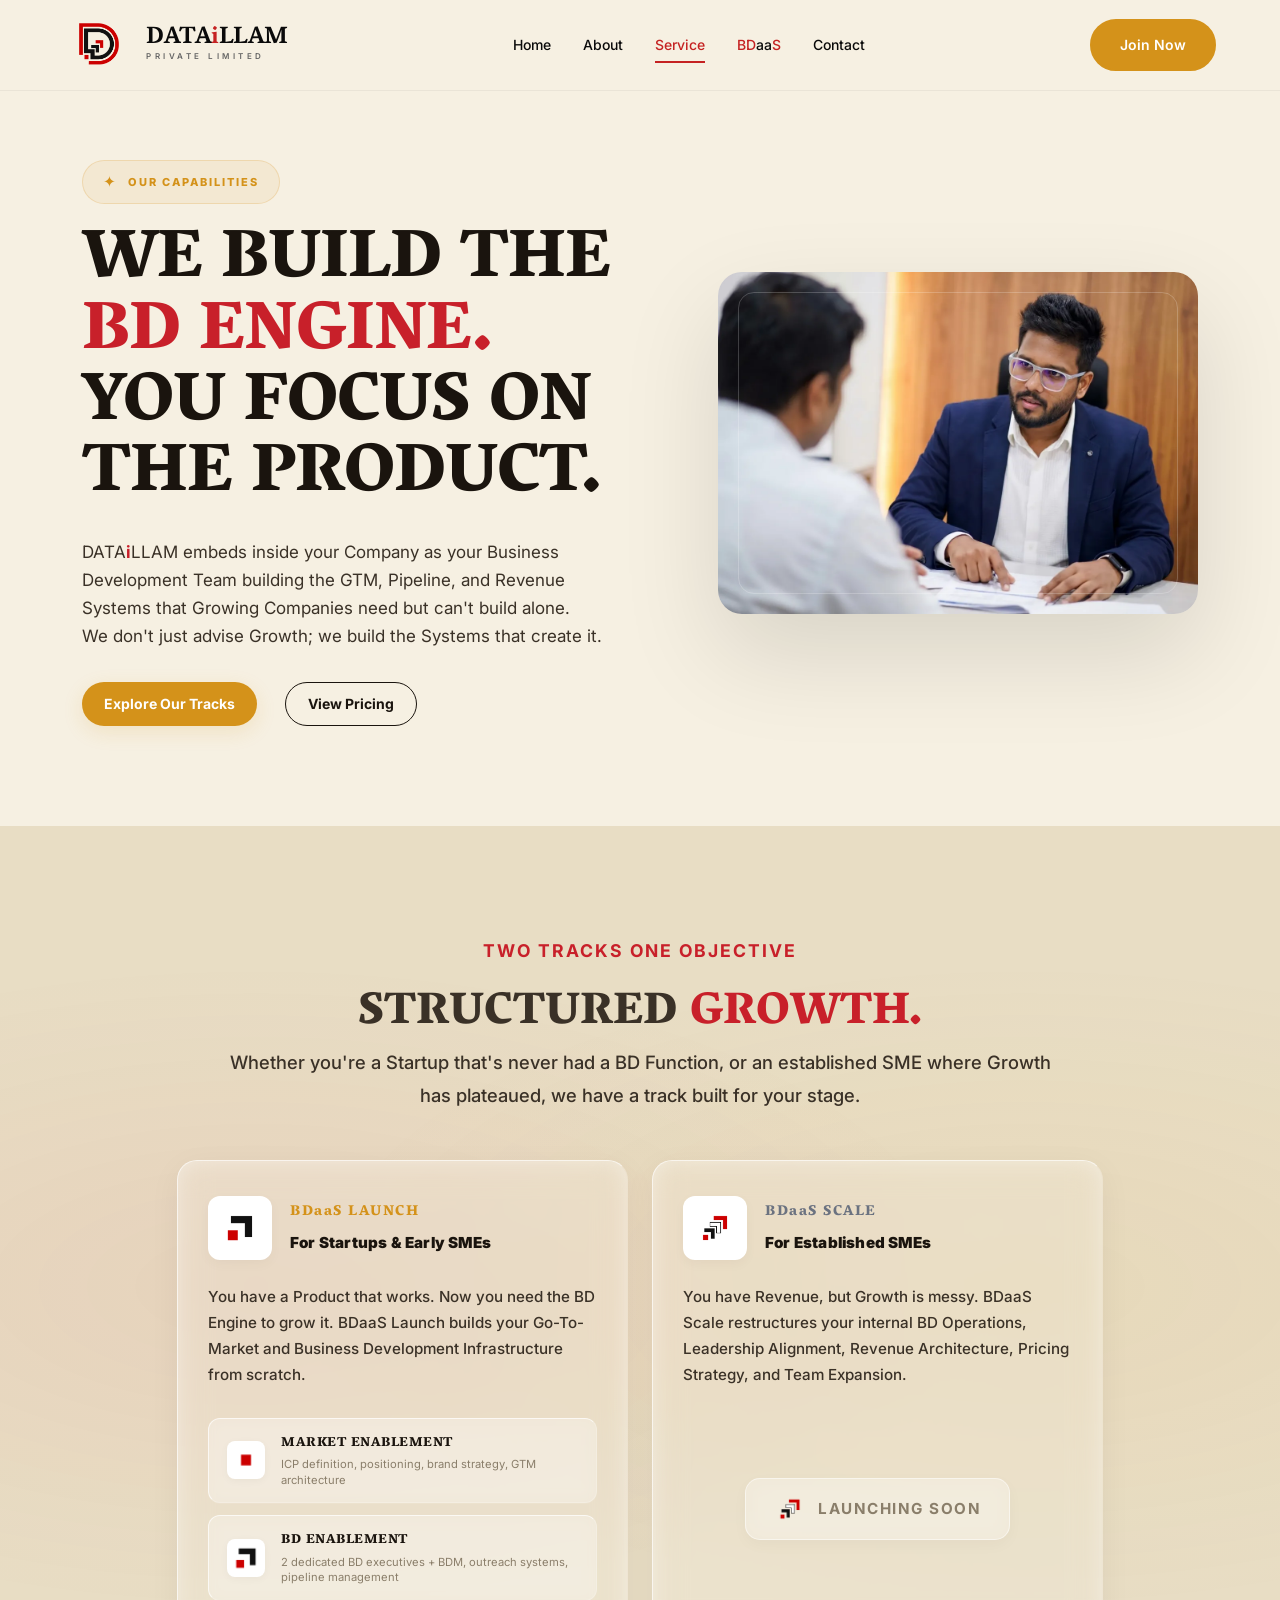
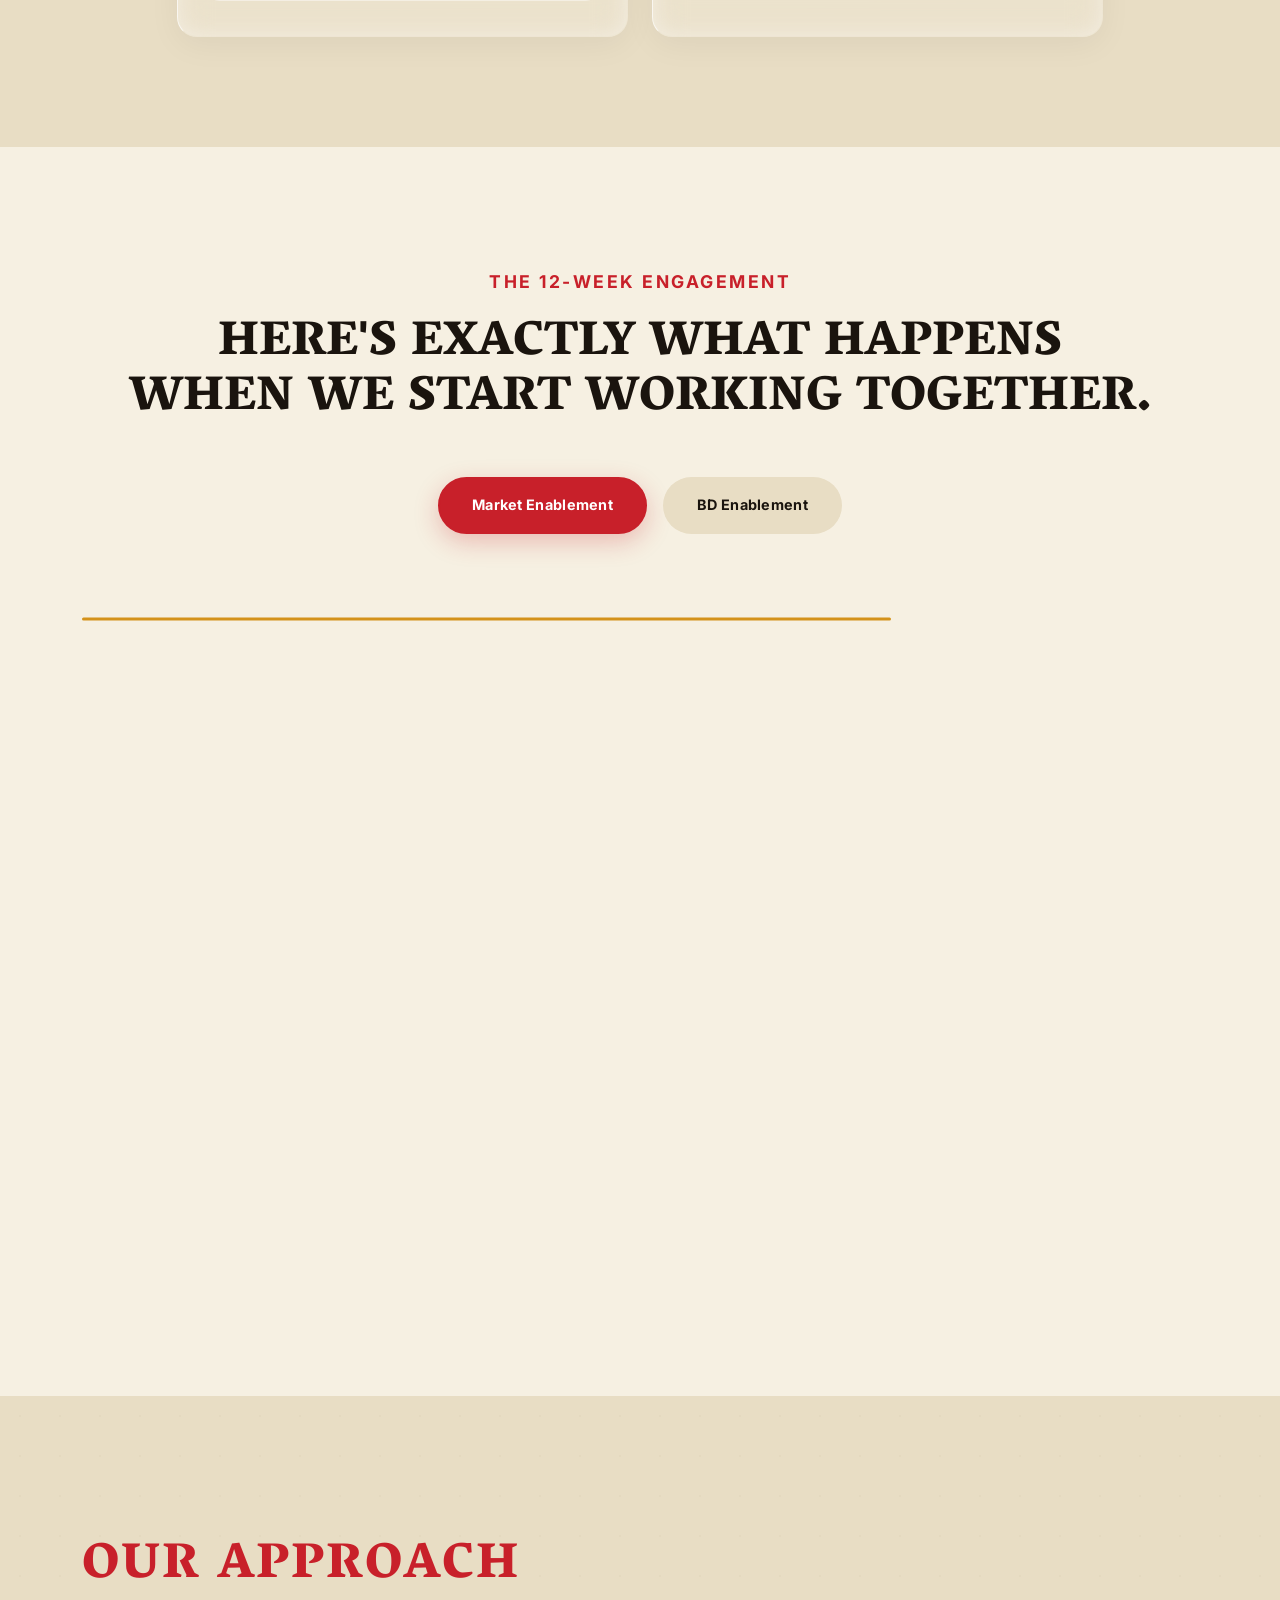
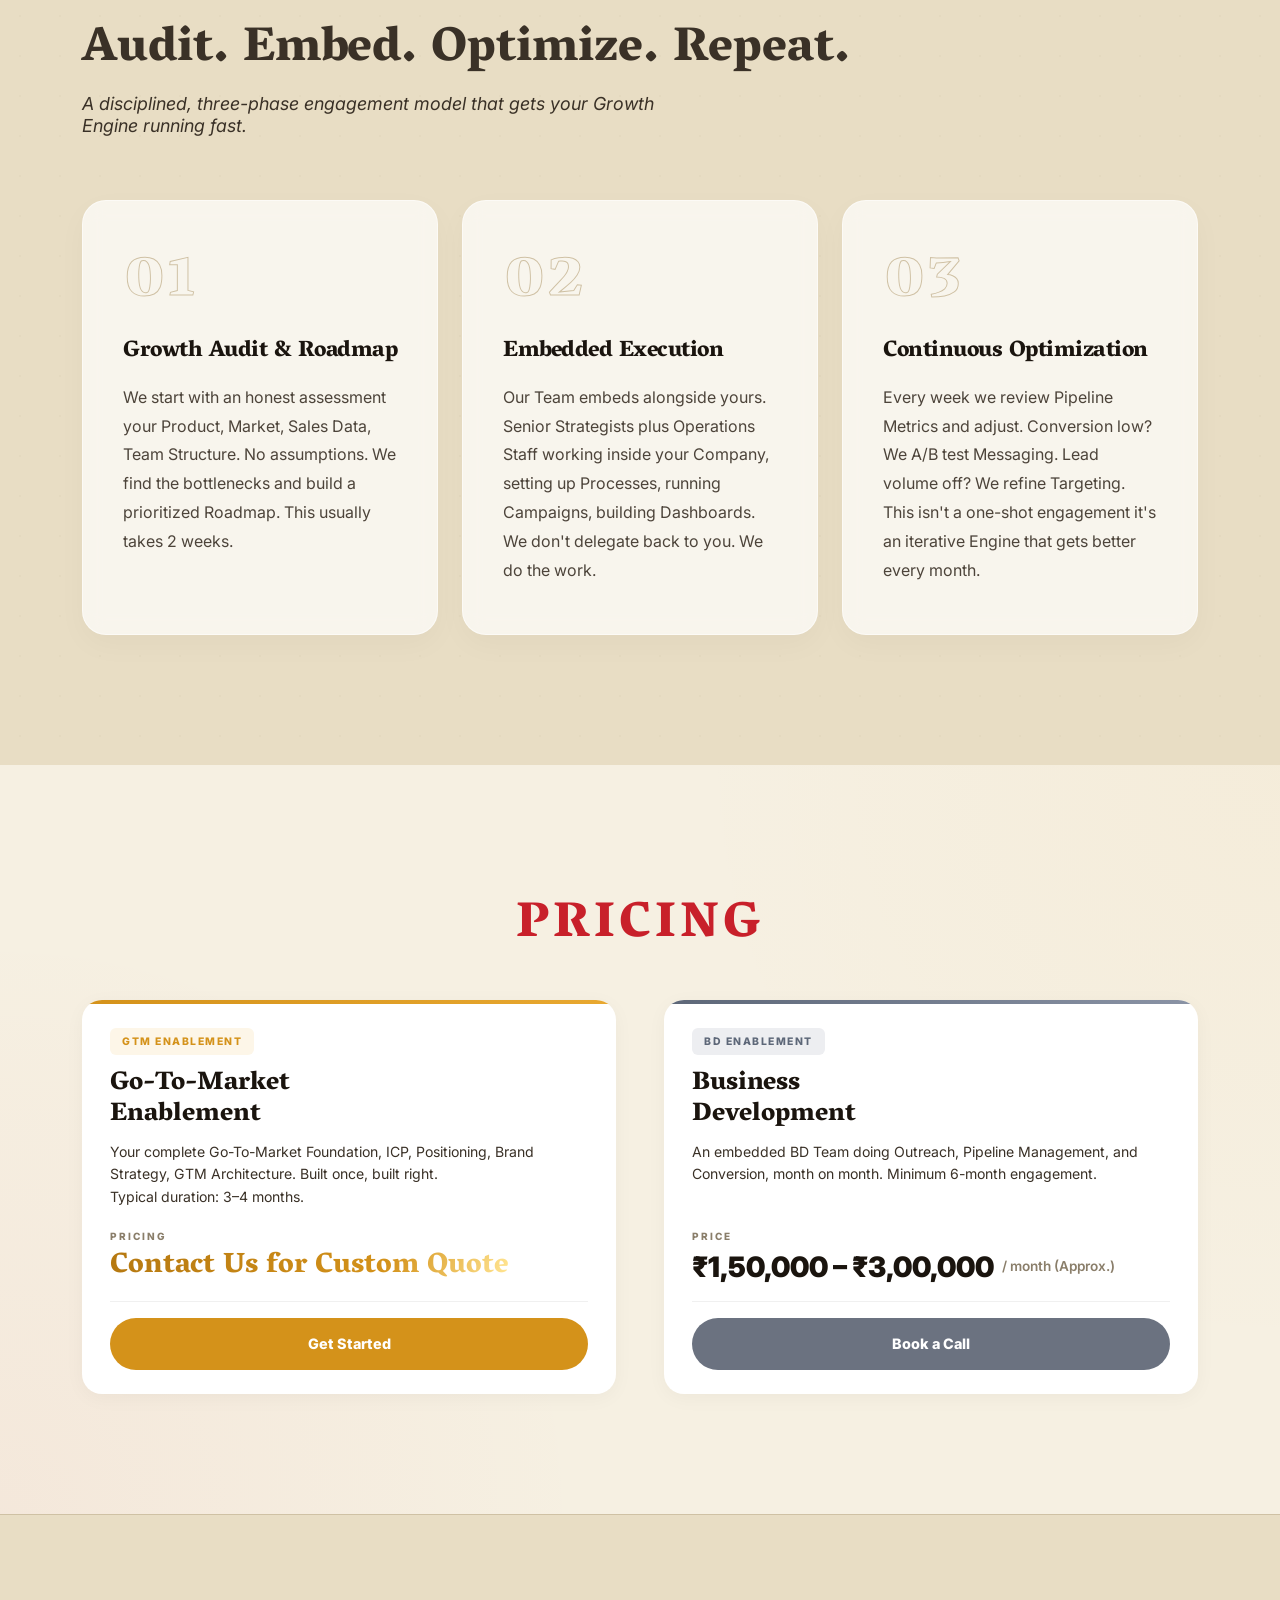
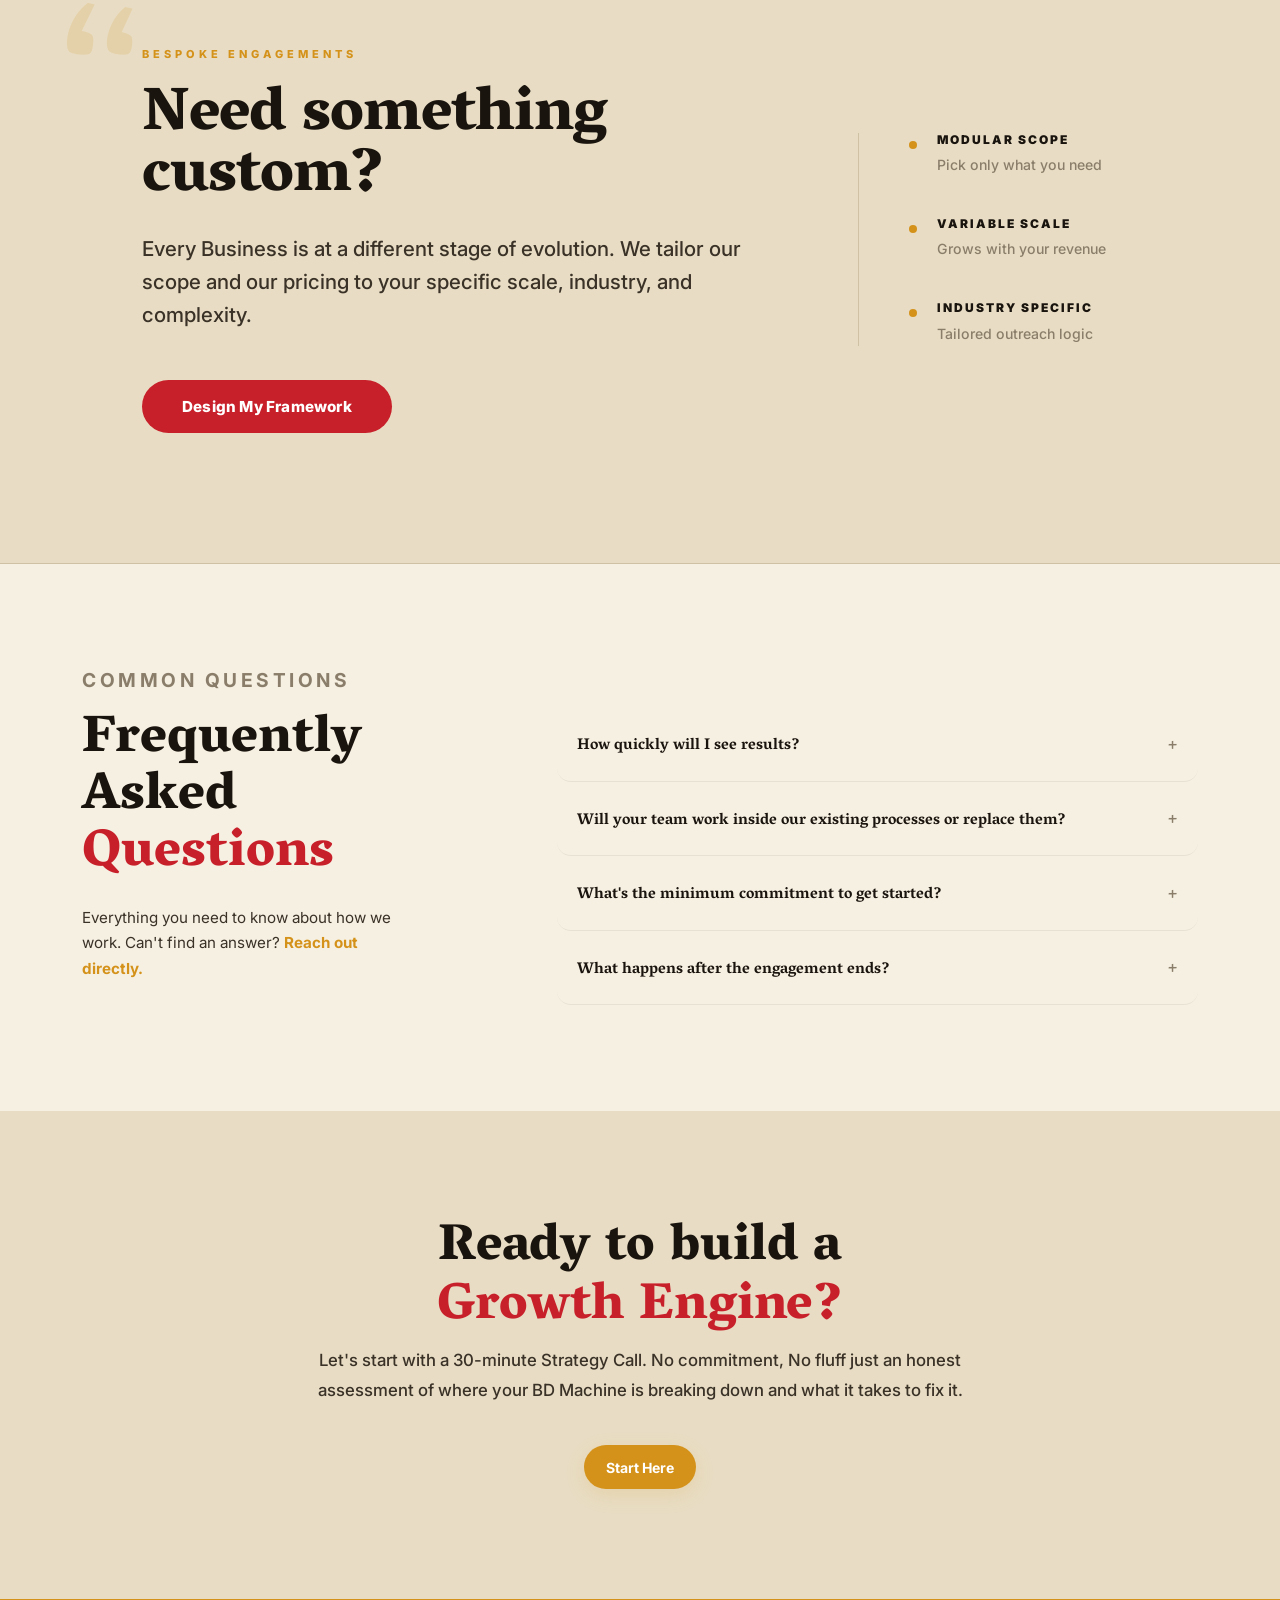
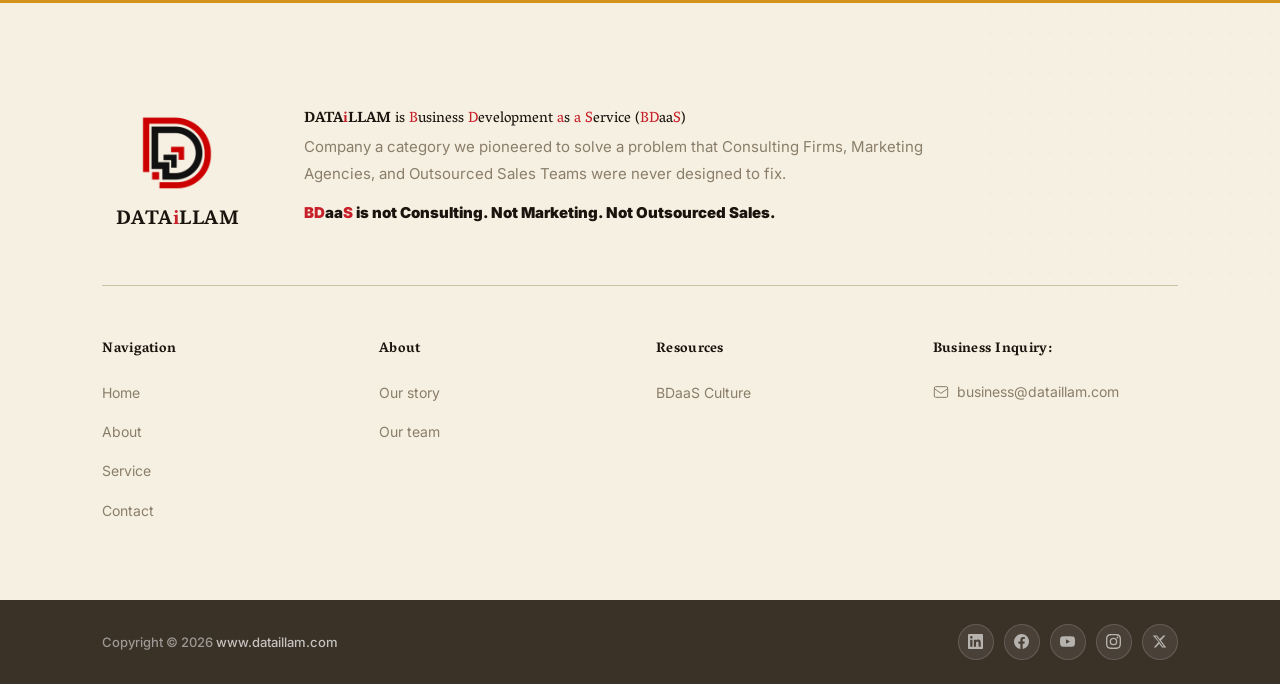
<file: Service/index.html>
<!DOCTYPE html>
<html lang="en">

<head>
    <!-- Google Analytics -->
    <script async src="https://www.googletagmanager.com/gtag/js?id=G-H3YMLE3T8D"></script>
    <script>
        window.dataLayer = window.dataLayer || [];
        function gtag() { dataLayer.push(arguments); }
        gtag('js', new Date());
        gtag('config', 'G-H3YMLE3T8D');
    </script>
    <meta charset="UTF-8">
    <meta name="viewport" content="width=device-width, initial-scale=1.0">
    <meta name="google-site-verification" content="--0mmHBTGhSpj_yF9pYY6tfAIMRShBg6K3k5BnbHZm0" />
    <title>Business Development Services for Revenue Growth | Dataillam</title>
    <meta name="description" content="Our business development services help startups and businesses generate leads, build partnerships, identify opportunities, and accelerate revenue growth.">
    <meta property="og:title" content="Business Development Services for Revenue Growth | Dataillam">
    <meta property="og:description" content="Our business development services help startups and businesses generate leads, build partnerships, identify opportunities, and accelerate revenue growth.">
    <meta property="og:image" content="https://www.dataillam.com/img/Without%20BG%20Without%20Name.png">
    <meta property="og:url" content="https://www.dataillam.com/Service/">
    <meta property="og:type" content="website">
    <meta name="twitter:card" content="summary_large_image">
    <meta name="twitter:title" content="Business Development Services for Revenue Growth | Dataillam">
    <meta name="twitter:description" content="Our business development services help startups and businesses generate leads, build partnerships, identify opportunities, and accelerate revenue growth.">
    <meta name="twitter:image" content="https://www.dataillam.com/img/Without%20BG%20Without%20Name.png">
    <link rel="canonical" href="https://www.dataillam.com/Service/">
    <meta name="robots" content="index, follow">
    <link rel="preload" href="../img/imgi_5_business_problems_mobile.webp" as="image" media="(max-width: 768px)" fetchpriority="high">
    <link rel="preload" href="../img/imgi_5_business problems.webp" as="image" media="(min-width: 769px)" fetchpriority="high">
    <link rel="preload" href="https://cdn.jsdelivr.net/npm/bootstrap@5.3.3/dist/css/bootstrap.min.css" as="style" onload="this.onload=null;this.rel='stylesheet'">
    <noscript><link href="https://cdn.jsdelivr.net/npm/bootstrap@5.3.3/dist/css/bootstrap.min.css" rel="stylesheet"></noscript>
    <link rel="stylesheet" href="../css/service.css?v=2.1">
    <link rel="stylesheet" href="../css/navbar.css?v=2.1">
    <link rel="stylesheet" href="../css/footer.css?v=2.1">
    <link rel="icon" href="../img/logo_optimized.webp" />
</head>

<body>


    <!-- ─── UNIFIED NAV ─── -->
    <nav id="mainNav">
        <div class="nav-inner">
            <a href="../" class="logo">
                <div class="logo-img-wrapper">
                    <img src="../img/Without BG Without Name.png" alt="DATAiLLAM Logo" class="logo-img">
                </div>
                <div class="brand-group">
                    <span class="logo-text">DATA<span>i</span>LLAM</span>
                    <span class="brand-sub">PRIVATE LIMITED</span>
                </div>
            </a>
            <ul class="nav-links">
                <li><a href="../" class="nav-link" data-page="home">Home</a></li>
                <li><a href="../About/" class="nav-link" data-page="about">About</a></li>
                <li><a href="../Service/" class="nav-link" data-page="service">Service</a></li>
                <li><a href="../Bdaas/" class="nav-link" data-page="bdaas"> <span class="bdaas-text"><span>B</span><span>D</span>aa<span>S</span></span> </a></li>
                <li><a href="../Contact/" class="nav-link" data-page="contact">Contact</a></li>
            </ul>
            <a href="../Contact/" class="btn-nav">Join Now</a>
            <button class="hamburger" id="hamburger" aria-label="Menu">
                <span></span><span></span><span></span>
            </button>
        </div>
    </nav>
    <div class="mobile-menu" id="mobileMenu">
        <a href="../" class="mob-link" data-page="home">Home</a>
        <a href="../About/" class="mob-link" data-page="about">About</a>
        <a href="../Service/" class="mob-link" data-page="service">Service</a>
        <a href="../Bdaas/" class="mob-link" data-page="bdaas"> <span class="bdaas-text"><span>B</span><span>D</span>aa<span>S</span></span> </a>
        <a href="../Contact/" class="mob-link" data-page="contact">Contact</a>
        <a href="../Contact/" class="btn-mob">Join Now</a>
    </div>

    <!-- HERO -->
    <section class="hero-service-v2">
        <div class="hero-bg-dots"></div>
        <div class="container">
            <div class="hero-main-layout">
                <!-- Left: Content Column -->
                <div class="hero-text-block">
                    <div class="mission-pill fade-up">
                        <span class="pill-icon">&#x2726;</span>
                        <span class="pill-text">OUR CAPABILITIES</span>
                    </div>

                    <h1 class="hero-title fade-up">
                        WE BUILD THE <span class="text-red">BD ENGINE.</span><br>YOU FOCUS ON THE PRODUCT.
                    </h1>

                    <p class="hero-desc fade-up">
                        DATA<span>i</span>LLAM embeds inside your Company as your
                        Business Development Team building the GTM, Pipeline, and Revenue Systems that Growing Companies
                        need but can't build alone.<br>We don't just advise Growth; we build the Systems that
                        create&nbsp;it.
                    </p>

                    <div class="hero-actions fade-up">
                        <a href="#tracks" class="cta-bold-btn">Explore Our Tracks</a>
                        <a href="#pricing" class="cta-outline-btn ms-3">View Pricing</a>
                    </div>
                </div>

                <!-- Right: Visual Column -->
                <div class="hero-visual-block fade-up">
                    <div class="visual-image-card">
                        <picture>
                            <source media="(max-width: 768px)" srcset="../img/imgi_5_business_problems_mobile.webp">
                            <img src="../img/imgi_5_business problems.webp" alt="DATAiLLAM Strategic Growth" width="600" height="400" fetchpriority="high">
                        </picture>
                        <div class="card-accent-border"></div>
                    </div>
                </div>
            </div>
        </div>
    </section>

    <!-- TWO TRACKS &mdash; GLASSMORPHISM -->
    <section class="two-tracks" id="tracks">
        <div class="container">
            <div class="text-center mb-5">
                <p class="section-label fade-up"
                    style="color: var(--red); letter-spacing: 2px; font-weight: 700; margin-bottom: 16px; padding-bottom: 8px;font-size: 1.1rem; display: inline-block;">
                    TWO TRACKS ONE OBJECTIVE</p>
                <h1 class="section-title fade-up">
                    STRUCTURED <span style="color: var(--red);">GROWTH.</span></h1>
                <p class="section-desc fade-up"
                    style="max-width: 850px; margin: 0 auto; font-size: 1.15rem; line-height: 1.8; font-weight: 500; color: var(--ink-soft);">
                    Whether you're a Startup that's never had a BD Function, or an established SME where Growth <br
                        class="d-none d-md-block"> has plateaued, we have a track built for your&nbsp;stage.</p>
            </div>

            <div class="row g-4 justify-content-center">
                <!-- TRACK 1: LAUNCH -->
                <div class="col-lg-5 col-md-6 d-flex fade-up">
                    <div class="track-card track-card--launch">
                        <div class="track-card-header">
                            <div class="track-card-icon">
                                <img src="../img/Without BG Without Name (1).png" alt="BDaaS Launch"
                                    style="width: 100%; height: 100%; object-fit: contain;">
                            </div>
                            <div class="track-header-text">
                                <span class="track-cat"><span class="brand-bdaas">BD<span
                                            class="black-char">aa</span>S</span> LAUNCH</span>
                                <span class="track-target">For Startups & Early SMEs</span>
                            </div>
                        </div>
                        <p class="card-desc">You have a Product that works. Now you need the BD Engine to grow it. <span
                                class="brand-bdaas" style="font-family: var(--sans) !important;">BD<span
                                    class="black-char">aa</span>S</span>
                            Launch builds your Go-To-Market and Business Development Infrastructure from scratch.</p>

                        <div class="sub-card-stack">
                            <div class="sub-card">
                                <div class="sub-card-icon">
                                    <img src="../img/Without BG Without Name (2).png" alt="Market Enablement"
                                        style="width: 32px; height: 32px; object-fit: contain;">
                                </div>
                                <div class="sub-card-content">
                                    <strong style="font-family: var(--serif);">MARKET ENABLEMENT</strong>
                                    <p>ICP definition, positioning, brand strategy, GTM architecture</p>
                                </div>
                            </div>
                            <div class="sub-card">
                                <div class="sub-card-icon">
                                    <img src="../img/Without BG Without Name (1).png" alt="BD Enablement"
                                        style="width: 32px; height: 32px; object-fit: contain;">
                                </div>
                                <div class="sub-card-content">
                                    <strong style="font-family: var(--serif);">BD ENABLEMENT</strong>
                                    <p>2 dedicated BD executives + BDM, outreach systems, pipeline management</p>
                                </div>
                            </div>
                        </div>
                    </div>
                </div>

                <!-- TRACK 2: SCALE -->
                <div class="col-lg-5 col-md-6 d-flex fade-up" style="transition-delay:0.1s">
                    <div class="track-card track-card--scale">
                        <div class="track-card-header">
                            <div class="track-card-icon">
                                <img src="../img/Without BG Without Name (3).png" alt="BDaaS Scale"
                                    style="width: 100%; height: 100%; object-fit: contain;">
                            </div>
                            <div class="track-header-text">
                                <span class="track-cat" style="color: #6b7280;"><span class="brand-bdaas" style="color: #6b7280 !important;">BD<span
                                            class="black-char" style="color: #6b7280 !important;">aa</span>S</span> SCALE</span>
                                <span class="track-target">For Established SMEs</span>
                            </div>
                        </div>
                        <p class="card-desc">You have Revenue, but Growth is messy. <span class="brand-bdaas"
                                style="font-family: var(--sans) !important;">BD<span
                                    class="black-char">aa</span>S</span> Scale restructures your
                            internal BD Operations, Leadership Alignment, Revenue Architecture, Pricing Strategy, and
                            Team Expansion.</p>

                        <div class="launch-soon-badge mt-auto my-md-auto">
                            <div class="ls-icon">
                                <img src="../img/Without BG Without Name (3).png" alt="Launching Soon"
                                    style="width: 32px; height: 32px; object-fit: contain;">
                            </div>
                            <span class="ls-text">LAUNCHING SOON</span>
                        </div>
                    </div>
                </div>
            </div>
        </div>
    </section>

    <!-- 12-WEEK ENGAGEMENT -->
    <section class="engagement" id="engagement">
        <div class="container">
            <p class="section-label text-center fade-up">THE 12-WEEK ENGAGEMENT</p>
            <h2 class="section-title fade-up">Here's exactly what happens<br>when we start working together.</h2>

            <div class="toggle-wrap fade-up">
                <button class="toggle-btn active" data-target="market">Market Enablement</button>
                <button class="toggle-btn" data-target="bd">BD Enablement</button>
            </div>

            <!-- MARKET ENABLEMENT -->
            <div class="timeline-panel active" id="panel-market">
                <div class="timeline-track">
                    <div class="timeline-line-wrap">
                        <div class="timeline-line"></div>
                        <div class="timeline-dots">
                            <div class="timeline-node">
                                <div class="timeline-dot"></div>
                                <div class="timeline-connector"></div>
                            </div>
                            <div class="timeline-node">
                                <div class="timeline-dot"></div>
                                <div class="timeline-connector"></div>
                            </div>
                            <div class="timeline-node">
                                <div class="timeline-dot"></div>
                                <div class="timeline-connector"></div>
                            </div>
                            <div class="timeline-node">
                                <div class="timeline-dot"></div>
                                <div class="timeline-connector"></div>
                            </div>
                        </div>
                    </div>
                </div>
                <div class="phase-cards">
                    <div class="phase-card fade-up">
                        <div class="phase-header">
                            <span class="phase-tag">Phase 1 &middot; Wks 1&ndash;2</span>
                            <h4>Discovery</h4>
                            <p>We deep-dive into your Product, Market, Sales Data, and Team. We identify where the BD
                                gaps are broken CRM, unclear Messaging, no ICP, missing Pipeline. This becomes your
                                Growth Roadmap.</p>
                        </div>
                        <div class="phase-deliverables">
                            <div class="deliverables-label me-label">DELIVERABLES</div>
                            <div class="deliverable-item"><span class="d-icon d-icon--red">&#x2726;</span> Market Readiness
                                Audit</div>
                            <div class="deliverable-item"><span class="d-icon d-icon--red">&#x2726;</span> ICP Definition
                                Document</div>
                            <div class="deliverable-item"><span class="d-icon d-icon--red">&#x2726;</span> Competitor Map</div>
                            <div class="deliverable-item"><span class="d-icon d-icon--red">&#x2726;</span> Revenue Gap Analysis
                            </div>
                        </div>
                        <div class="phase-bar phase-bar--red"></div>
                    </div>
                    <div class="phase-card fade-up" style="transition-delay:0.08s">
                        <div class="phase-header">
                            <span class="phase-tag">Phase 2 &middot; Wks 3&ndash;5</span>
                            <h4>Positioning &amp; Brand</h4>
                            <p>We define how your Company should show up in the Market your actual Value Proposition,
                                Messaging Architecture, and Offer Structure. Not just a logo.</p>
                        </div>
                        <div class="phase-deliverables">
                            <div class="deliverables-label me-label">DELIVERABLES</div>
                            <div class="deliverable-item"><span class="d-icon d-icon--red">&#x2726;</span> Refined Value
                                Proposition</div>
                            <div class="deliverable-item"><span class="d-icon d-icon--red">&#x2726;</span> Messaging
                                Architecture</div>
                            <div class="deliverable-item"><span class="d-icon d-icon--red">&#x2726;</span> Offer Structuring
                            </div>
                            <div class="deliverable-item"><span class="d-icon d-icon--red">&#x2726;</span> Brand Guidelines
                                &amp; Pitch Deck</div>
                        </div>
                        <div class="phase-bar phase-bar--red"></div>
                    </div>
                    <div class="phase-card fade-up" style="transition-delay:0.16s">
                        <div class="phase-header">
                            <span class="phase-tag">Phase 3 &middot; Wks 6&ndash;8</span>
                            <h4>GTM Architecture</h4>
                            <p>We build the actual Systems your 90-Day GTM Roadmap, Sales Process, CRM Structure, and
                                Channel Strategy. This is where the blueprint becomes a machine.</p>
                        </div>
                        <div class="phase-deliverables">
                            <div class="deliverables-label me-label">DELIVERABLES</div>
                            <div class="deliverable-item"><span class="d-icon d-icon--red">&#x2726;</span> 90-Day GTM Roadmap
                            </div>
                            <div class="deliverable-item"><span class="d-icon d-icon--red">&#x2726;</span> Sales Process Design
                            </div>
                            <div class="deliverable-item"><span class="d-icon d-icon--red">&#x2726;</span> CRM Setup</div>
                            <div class="deliverable-item"><span class="d-icon d-icon--red">&#x2726;</span> Channel &amp;
                                Partnership Strategy</div>
                        </div>
                        <div class="phase-bar phase-bar--red"></div>
                    </div>
                    <div class="phase-card fade-up" style="transition-delay:0.24s">
                        <div class="phase-header">
                            <span class="phase-tag">Phase 4 &middot; Wks 9&ndash;12</span>
                            <h4>Activation</h4>
                            <p>Everything goes live. Digital Campaigns, LinkedIn Positioning, Email Outreach, and Sales
                                Enablement Tools. Your BD Engine starts running.</p>
                        </div>
                        <div class="phase-deliverables">
                            <div class="deliverables-label me-label">DELIVERABLES</div>
                            <div class="deliverable-item"><span class="d-icon d-icon--red">&#x2726;</span> Digital Campaign
                                Strategy</div>
                            <div class="deliverable-item"><span class="d-icon d-icon--red">&#x2726;</span> LinkedIn Positioning
                            </div>
                            <div class="deliverable-item"><span class="d-icon d-icon--red">&#x2726;</span> Email Outreach
                                Templates</div>
                            <div class="deliverable-item"><span class="d-icon d-icon--red">&#x2726;</span> Sales Enablement
                                Toolkit</div>
                        </div>
                        <div class="phase-bar phase-bar--red"></div>
                    </div>
                </div>
            </div>

            <!-- BD ENABLEMENT -->
            <div class="timeline-panel" id="panel-bd">
                <div class="timeline-track">
                    <div class="timeline-line-wrap">
                        <div class="timeline-line"></div>
                        <div class="timeline-dots">
                            <div class="timeline-node">
                                <div class="timeline-dot"></div>
                                <div class="timeline-connector"></div>
                            </div>
                            <div class="timeline-node">
                                <div class="timeline-dot"></div>
                                <div class="timeline-connector"></div>
                            </div>
                            <div class="timeline-node">
                                <div class="timeline-dot"></div>
                                <div class="timeline-connector"></div>
                            </div>
                            <div class="timeline-node">
                                <div class="timeline-dot"></div>
                                <div class="timeline-connector"></div>
                            </div>
                        </div>
                    </div>
                </div>
                <div class="phase-cards">
                    <div class="phase-card fade-up">
                        <div class="phase-header">
                            <span class="phase-tag">Month 1</span>
                            <h4>Deployment</h4>
                            <p>We assign a dedicated BD Team, map your Target Accounts, and set up the Performance
                                Infrastructure. Outreach Architecture is locked and loaded.</p>
                        </div>
                        <div class="phase-deliverables">
                            <div class="deliverables-label bd-label">DELIVERABLES</div>
                            <div class="deliverable-item"><span class="d-icon d-icon--amber">&#x2726;</span> BD Team Onboarding
                                Pack</div>
                            <div class="deliverable-item"><span class="d-icon d-icon--amber">&#x2726;</span> Target Account
                                List (100&ndash;300)</div>
                            <div class="deliverable-item"><span class="d-icon d-icon--amber">&#x2726;</span> Outreach Cadence
                                Blueprint</div>
                            <div class="deliverable-item"><span class="d-icon d-icon--amber">&#x2726;</span> Performance
                                Dashboard Setup</div>
                        </div>
                        <div class="phase-bar phase-bar--red"></div>
                    </div>
                    <div class="phase-card fade-up" style="transition-delay:0.08s">
                        <div class="phase-header">
                            <span class="phase-tag">M 2&ndash;3</span>
                            <h4>Pipeline Activation</h4>
                            <p>Active Outreach begins. Meetings get scheduled. Every Lead is tracked, qualified, and fed
                                into a live Pipeline with full Stage Visibility.</p>
                        </div>
                        <div class="phase-deliverables">
                            <div class="deliverables-label bd-label">DELIVERABLES</div>
                            <div class="deliverable-item"><span class="d-icon d-icon--amber">&#x2726;</span> Active Outreach
                                Execution</div>
                            <div class="deliverable-item"><span class="d-icon d-icon--amber">&#x2726;</span> Meeting Scheduling
                                System</div>
                            <div class="deliverable-item"><span class="d-icon d-icon--amber">&#x2726;</span> Pipeline Tracker
                                (Live CRM)</div>
                            <div class="deliverable-item"><span class="d-icon d-icon--amber">&#x2726;</span> Weekly BD Report
                            </div>
                        </div>
                        <div class="phase-bar phase-bar--red"></div>
                    </div>
                    <div class="phase-card fade-up" style="transition-delay:0.16s">
                        <div class="phase-header">
                            <span class="phase-tag">M 4&ndash;6</span>
                            <h4>Conversion Architecture</h4>
                            <p>We move from Pipeline to Revenue. Deal Structuring, Objection Handling, and Proposal
                                Support everything needed to convert Qualified Conversations into closed Business.</p>
                        </div>
                        <div class="phase-deliverables">
                            <div class="deliverables-label bd-label">DELIVERABLES</div>
                            <div class="deliverable-item"><span class="d-icon d-icon--amber">&#x2726;</span> Objection Handling
                                Framework</div>
                            <div class="deliverable-item"><span class="d-icon d-icon--amber">&#x2726;</span> Deal Structuring
                                Support</div>
                            <div class="deliverable-item"><span class="d-icon d-icon--amber">&#x2726;</span> Proposal
                                Structuring Templates</div>
                            <div class="deliverable-item"><span class="d-icon d-icon--amber">&#x2726;</span> Sales Script
                                Refinement</div>
                        </div>
                        <div class="phase-bar phase-bar--red"></div>
                    </div>
                    <div class="phase-card fade-up" style="transition-delay:0.24s">
                        <div class="phase-header">
                            <span class="phase-tag">M 6+</span>
                            <h4>Scale &amp; Institutionalise</h4>
                            <p>The BD Engine is proven. Now we expand Verticals, go after Enterprise Accounts, activate
                                Partnerships, and build your internal BD Capability for long-term independence.</p>
                        </div>
                        <div class="phase-deliverables">
                            <div class="deliverables-label bd-label">DELIVERABLES</div>
                            <div class="deliverable-item"><span class="d-icon d-icon--amber">&#x2726;</span> Vertical
                                Specialisation Plan</div>
                            <div class="deliverable-item"><span class="d-icon d-icon--amber">&#x2726;</span> Enterprise Account
                                Strategy</div>
                            <div class="deliverable-item"><span class="d-icon d-icon--amber">&#x2726;</span> Partnership
                                Expansion</div>
                            <div class="deliverable-item"><span class="d-icon d-icon--amber">&#x2726;</span> Internal BD Hiring
                                Blueprint</div>
                        </div>
                        <div class="phase-bar phase-bar--red"></div>
                    </div>
                </div>
            </div>
        </div>
    </section>

    <!-- OUR APPROACH -->
    <section class="approach" id="approach">
        <div class="container">
            <p class="section-label fade-up">OUR APPROACH</p>
            <h2 class="section-title fade-up">Audit. Embed. Optimize. Repeat.</h2>
            <p class="section-subtitle fade-up">A disciplined, three-phase engagement model that gets your Growth Engine
                running fast.</p>
            <div class="row g-4">
                <div class="col-lg-4 fade-up">
                    <div class="approach-card">
                        <div class="approach-num">01</div>
                        <h4>Growth Audit &amp; Roadmap</h4>
                        <p>We start with an honest assessment your Product, Market, Sales Data, Team Structure. No
                            assumptions. We find the bottlenecks and build a prioritized Roadmap. This usually takes 2
                            weeks.</p>
                    </div>
                </div>
                <div class="col-lg-4 fade-up" style="transition-delay:0.1s">
                    <div class="approach-card">
                        <div class="approach-num">02</div>
                        <h4>Embedded Execution</h4>
                        <p>Our Team embeds alongside yours. Senior Strategists plus Operations Staff working inside
                            your Company, setting up Processes, running Campaigns, building Dashboards. We don't
                            delegate back to you. We do the work.</p>
                    </div>
                </div>
                <div class="col-lg-4 fade-up" style="transition-delay:0.2s">
                    <div class="approach-card">
                        <div class="approach-num">03</div>
                        <h4>Continuous Optimization</h4>
                        <p>Every week we review Pipeline Metrics and adjust. Conversion low? We A/B test Messaging. Lead
                            volume off? We refine Targeting. This isn't a one-shot engagement it's an iterative Engine
                            that gets better every month.</p>
                    </div>
                </div>
            </div>
        </div>
    </section>

    <!-- PRICING -->
    <section class="pricing" id="pricing">
        <div class="container">
            <p class="section-label fade-up">PRICING</p>
            <div class="row g-5 justify-content-center">
                <div class="col-lg-6 col-md-6 d-flex fade-up">
                    <div class="price-card price-card--gtm w-100">
                        <div class="card-pill pill--gtm">
                            GTM ENABLEMENT
                        </div>
                        <h4>Go-To-Market<br>Enablement</h4>
                        <p class="card-desc">Your complete Go-To-Market Foundation, ICP, Positioning, Brand Strategy,
                            GTM Architecture. Built once, built right.<br>Typical duration: 3&ndash;4 months.</p>

                        <div class="price-main-box">
                            <div class="price-label">PRICING</div>
                            <a href="../Contact/" class="price-shine-text">Contact Us for Custom Quote</a>
                        </div>

                        <div class="price-divider"></div>
                        <a href="../Contact/" class="btn-price btn-price--gtm">Get Started</a>
                    </div>
                </div>

                <div class="col-lg-6 col-md-6 d-flex fade-up" style="transition-delay:0.1s">
                    <div class="price-card price-card--bd w-100">
                        <div class="card-pill pill--bd">
                            BD ENABLEMENT
                        </div>
                        <h4>Business<br>Development</h4>
                        <p class="card-desc">An embedded BD Team doing Outreach, Pipeline Management, and Conversion,
                            month on month. Minimum 6-month engagement.</p>

                        <div class="price-main-box">
                            <div class="price-label">PRICE</div>
                            <div class="price-amount" style="font-size: clamp(1.4rem, 2.2vw, 1.85rem); line-height: 1.15; min-height: 2.2rem; align-items: center; flex-wrap: wrap;">&#x20B9;1,50,000 &ndash; &#x20B9;3,00,000 <span class="price-type">/ month (Approx.)</span></div>
                        </div>

                        <div class="price-divider"></div>
                        <a href="../Contact/" class="btn-price btn-price--bd">Book a Call</a>
                    </div>
                </div>
            </div>
        </div>
    </section>

    <!-- CUSTOM SECTION (MINIMALIST INTERLUDE) -->
    <section class="custom-interlude" id="custom">
        <div class="container">
            <div class="interlude-wrapper fade-up">
                <div class="row align-items-center g-5">
                    <div class="col-lg-8">
                        <div class="interlude-content">
                            <span class="quote-mark">&ldquo;</span>
                            <p class="interlude-label">BESPOKE ENGAGEMENTS</p>
                            <h3>Need something custom?</h3>
                            <p class="interlude-text">Every Business is at a different stage of evolution. We tailor our
                                scope and our pricing to your specific scale, industry, and complexity.</p>
                            <a href="../Contact/" class="btn-primary">Design My Framework</a>
                        </div>
                    </div>
                    <div class="col-lg-4">
                        <div class="interlude-attributes">
                            <div class="attr-item">
                                <span class="attr-dot"></span>
                                <div>
                                    <h6>MODULAR SCOPE</h6>
                                    <p>Pick only what you need</p>
                                </div>
                            </div>
                            <div class="attr-item">
                                <span class="attr-dot"></span>
                                <div>
                                    <h6>VARIABLE SCALE</h6>
                                    <p>Grows with your revenue</p>
                                </div>
                            </div>
                            <div class="attr-item">
                                <span class="attr-dot"></span>
                                <div>
                                    <h6>INDUSTRY SPECIFIC</h6>
                                    <p>Tailored outreach logic</p>
                                </div>
                            </div>
                        </div>
                    </div>
                </div>
            </div>
        </div>
    </section>

    <!-- FAQ -->
    <section class="faq" id="faq">
        <div class="container">
            <p class="section-label fade-up">COMMON QUESTIONS</p>
            <div class="row align-items-start">
                <div class="col-lg-4 mb-5 mb-lg-0">
                    <div class="faq-heading fade-up">
                        <h2>Frequently<br>Asked<br><span class="highlight">Questions</span></h2>
                        <p>Everything you need to know about how we work. Can't find an answer? <a href="../Contact/" style="color: var(--amber); text-decoration: none; font-weight: 700;">Reach out directly.</a></p>
                    </div>
                </div>
                <div class="col-lg-7 offset-lg-1">
                    <div class="faq-item fade-up">
                        <div class="faq-question">
                            <span class="q-text">How quickly will I see results?</span>
                            <span class="faq-arrow">+</span>
                        </div>
                        <div class="faq-answer">
                            <p>The GTM Engine is built and activated within 12 weeks. You'll have a live Pipeline, a running Outreach System, and structured BD Operations by the end of Week 9. Revenue Outcomes depend on your Deal Cycles, but the Infrastructure that drives them is fully operational within the Engagement.</p>
                        </div>
                    </div>
                    <div class="faq-item fade-up" style="transition-delay:0.06s">
                        <div class="faq-question">
                            <span class="q-text">Will your team work inside our existing processes or replace them?</span>
                            <span class="faq-arrow">+</span>
                        </div>
                        <div class="faq-answer">
                            <p>We embed alongside your Team, not over it. We Audit what exists, keep what works, fix what doesn't, and build what's missing. Your Team stays in the loop - we just bring the Architecture and Execution Discipline they've been missing.</p>
                        </div>
                    </div>
                    <div class="faq-item fade-up" style="transition-delay:0.12s">
                        <div class="faq-question">
                            <span class="q-text">What's the minimum commitment to get started?</span>
                            <span class="faq-arrow">+</span>
                        </div>
                        <div class="faq-answer">
                            <p>BDaaS Launch is a fixed 12-week Engagement. BDaaS Scale runs on a Monthly Retainer with a minimum 6-month Commitment. We don't do one-off Projects or short Sprints because BD Infrastructure takes time to build and govern correctly.</p>
                        </div>
                    </div>
                    <div class="faq-item fade-up" style="transition-delay:0.18s">
                        <div class="faq-question">
                            <span class="q-text">What happens after the engagement ends?</span>
                            <span class="faq-arrow">+</span>
                        </div>
                        <div class="faq-answer">
                            <p>The Systems, Processes, and Pipeline we build stay with you. We document everything - your GTM Framework, Sales Architecture, and Outreach Playbooks. If you want continued Execution and Governance beyond the initial Engagement, we structure an ongoing Retainer. You're never left with a Handover Deck and no Support.</p>
                        </div>
                    </div>
                </div>
            </div>
        </div>
    </section>

    <!-- CTA -->
    <section class="cta-section">
        <div class="container">
            <h2 class="fade-up">Ready to build a<br><span class="highlight">Growth Engine?</span></h2>
            <p class="fade-up">Let's start with a 30-minute Strategy Call. No commitment, No fluff just an honest
                assessment of where your BD Machine is breaking down and what it takes to fix it.</p>
            <div class="cta-buttons fade-up">
                <a href="../Contact/" class="cta-bold-btn">Start Here</a>
            </div>
        </div>
    </section>

    <!-- ─── FOOTER ─── -->
    <footer>
        <div class="footer-upper">
            <div class="footer-top-row">
                <div class="footer-logo-block">
                    <img src="../img/Without BG Without Name.png" alt="DATAiLLAM Logo" class="footer-logo-img"
                        onerror="this.style.display='none'">
                    <div class="footer-brand-name brand-text">DATA<span style="color:var(--red)">i</span>LLAM</div>
                </div>
                <div class="footer-description-block">
                    <p class="footer-desc-main"><span class="footer-desc-highlight"><span class="brand-text" style="font-weight: bold;">DATA<span style="color:var(--red)">i</span>LLAM</span> is <span class="text-red">B</span>usiness <span class="text-red">D</span>evelopment <span class="text-red">a</span>s <span class="text-red">a</span> <span class="text-red">S</span>ervice (<span class="text-red">BD</span>aa<span class="text-red">S</span>)</span><br>
                        Company a category we pioneered to solve a problem that Consulting Firms, Marketing Agencies, and Outsourced Sales Teams were never designed to fix.</p>
                    <p class="footer-desc-tagline"><strong><span><span style="color:var(--red)">B</span><span
                                    style="color:var(--red)">D</span>aa<span
                                    style="color:var(--red)">S</span></span> is not Consulting. Not Marketing. Not
                            Outsourced Sales.</strong></p>
                </div>
            </div>
            <div class="footer-nav-row">
                <div>
                    <div class="footer-col-title">Navigation</div>
                    <ul class="footer-links">
                        <li><a href="../">Home</a></li>
                        <li><a href="../About/">About</a></li>
                        <li><a href="../Service/">Service</a></li>
                        <li><a href="../Contact/">Contact</a></li>
                    </ul>
                </div>
                <div>
                    <div class="footer-col-title">About</div>
                    <ul class="footer-links">
                        <li><a href="../About/">Our story</a></li>
                        <li><a href="../About/#teamSection">Our team</a></li>
                    </ul>
                </div>
                <div>
                    <div class="footer-col-title">Resources</div>
                    <ul class="footer-links">
                        <li><a href="../Bdaas/">BDaaS Culture</a></li>
                    </ul>
                </div>
                <div>
                    <div class="footer-col-title">Business Inquiry:</div>
                    <ul class="footer-links">
                        <li>
                            <a href="mailto:business@dataillam.com" class="footer-email-link">
                                <svg viewBox="0 0 24 24" xmlns="http://www.w3.org/2000/svg">
                                    <rect x="2" y="4" width="20" height="16" rx="2" />
                                    <path d="M2 7l10 7 10-7" />
                                </svg>
                                business@dataillam.com
                            </a>
                        </li>
                    </ul>
                </div>
            </div>
        </div>
        <div class="footer-bottom-strip">
            <p class="footer-copy">Copyright &copy; 2026 <a href="#">www.dataillam.com</a></p>
            <div class="social-row">
                <a href="https://www.linkedin.com/company/dataillam/" class="social-btn" aria-label="LinkedIn">
                    <svg viewBox="0 0 24 24">
                        <path
                            d="M20.447 20.452h-3.554v-5.569c0-1.328-.027-3.037-1.852-3.037-1.853 0-2.136 1.445-2.136 2.939v5.667H9.351V9h3.414v1.561h.046c.477-.9 1.637-1.85 3.37-1.85 3.601 0 4.267 2.37 4.267 5.455v6.286zM5.337 7.433a2.062 2.062 0 01-2.063-2.065 2.064 2.064 0 112.063 2.065zm1.782 13.019H3.555V9h3.564v11.452zM22.225 0H1.771C.792 0 0 .774 0 1.729v20.542C0 23.227.792 24 1.771 24h20.451C23.2 24 24 23.227 24 22.271V1.729C24 .774 23.2 0 22.222 0h.003z" />
                    </svg>
                </a>
                <a href="https://www.facebook.com/dataillam" class="social-btn" aria-label="Facebook">
                    <svg viewBox="0 0 24 24">
                        <path
                            d="M24 12.073c0-6.627-5.373-12-12-12s-12 5.373-12 12c0 5.99 4.388 10.954 10.125 11.854v-8.385H7.078v-3.47h3.047V9.43c0-3.007 1.792-4.669 4.533-4.669 1.312 0 2.686.235 2.686.235v2.953H15.83c-1.491 0-1.956.925-1.956 1.874v2.25h3.328l-.532 3.47h-2.796v8.385C19.612 23.027 24 18.062 24 12.073z" />
                    </svg>
                </a>
                <a href="https://www.youtube.com/@BDaaSLaunchbyDATAiLLAM" class="social-btn" aria-label="YouTube" target="_blank" rel="noopener noreferrer">
                    <svg viewBox="0 0 24 24">
                        <path
                            d="M23.495 6.205a3.007 3.007 0 00-2.088-2.088c-1.87-.501-9.396-.501-9.396-.501s-7.507-.01-9.396.501A3.007 3.007 0 00.527 6.205a31.247 31.247 0 00-.522 5.805 31.247 31.247 0 00.522 5.783 3.007 3.007 0 002.088 2.088c1.868.502 9.396.502 9.396.502s7.506 0 9.396-.502a3.007 3.007 0 002.088-2.088 31.247 31.247 0 00.5-5.783 31.247 31.247 0 00-.5-5.805zM9.609 15.601V8.408l6.264 3.602z" />
                    </svg>
                </a>
                <a href="https://www.instagram.com/dataillam/" class="social-btn" aria-label="Instagram">
                    <svg viewBox="0 0 24 24">
                        <path
                            d="M12 2.163c3.204 0 3.584.012 4.85.07 3.252.148 4.771 1.691 4.919 4.919.058 1.265.069 1.645.069 4.849 0 3.205-.012 3.584-.069 4.849-.149 3.225-1.664 4.771-4.919 4.919-1.266.058-1.644.07-4.85.07-3.204 0-3.584-.012-4.849-.07-3.26-.149-4.771-1.699-4.919-4.92-.058-1.265-.07-1.644-.07-4.849 0-3.204.013-3.583.07-4.849.149-3.227 1.664-4.771 4.919-4.919 1.266-.057 1.645-.069 4.849-.069zm0-2.163c-3.259 0-3.667.014-4.947.072-4.358.2-6.78 2.618-6.98 6.98-.059 1.281-.073 1.689-.073 4.948 0 3.259.014 3.668.072 4.948.2 4.358 2.618 6.78 6.98 6.98 1.281.058 1.689.072 4.948.072 3.259 0 3.668-.014 4.948-.072 4.354-.2 6.782-2.618 6.979-6.98.059-1.28.073-1.689.073-4.948 0-3.259-.014-3.667-.072-4.947-.196-4.354-2.617-6.78-6.979-6.98-1.281-.059-1.69-.073-4.949-.073zm0 5.838a6.162 6.162 0 100 12.324 6.162 6.162 0 000-12.324zM12 16a4 4 0 110-8 4 4 0 010 8zm6.406-11.845a1.44 1.44 0 100 2.881 1.44 1.44 0 000-2.881z" />
                    </svg>
                </a>
                <a href="https://x.com/dataillam" class="social-btn" aria-label="X">
                    <svg viewBox="0 0 24 24">
                        <path
                            d="M18.244 2.25h3.308l-7.227 8.26 8.502 11.24H16.17l-4.714-6.231-5.401 6.231H2.744l7.737-8.835L1.254 2.25H8.08l4.253 5.622zm-1.161 17.52h1.833L7.084 4.126H5.117z" />
                    </svg>
                </a>
            </div>
        </div>
    </footer>

    <script src="https://code.jquery.com/jquery-3.7.1.min.js" defer></script>
    <script src="https://cdn.jsdelivr.net/npm/bootstrap@5.3.3/dist/js/bootstrap.bundle.min.js" defer></script>
    <script src="../js/service.js?v=2.1" defer></script>
    <script src="../js/navbar.js?v=2.1" defer></script>
</body>

</html>
</file>
<file: css/home.css>
:root {
    --paper: #F1E9D8;
    --paper-deep: #E8DDC4;
    --paper-soft: #F6F0E2;
    --ink: #1A140E;
    --ink-soft: #3A3127;
    --mute: #8A7E6A;
    --rule: #CFC1A4;
    --red: #C8202A;
    --red-deep: #9A1520;
    --amber: #D4921A;
    --amber-light: #E8A830;
    --amber-pale: #F6EDD6;
    --serif: 'Vesper Libre', 'Times New Roman', serif;
    --sans: 'Inter', system-ui, sans-serif;
    --ease: cubic-bezier(.16, 1, .3, 1);
    --gold: var(--amber);
    --gold-light: var(--amber-light);
    --gold-pale: var(--amber-pale);
    --off-white: var(--paper);
    --cream: var(--paper-deep);
    --warm-white: var(--paper-soft);
    --black: var(--ink);
    --dark: var(--ink-soft);
    --text: var(--ink-soft);
    --text-muted: var(--mute);
    --border: var(--rule);
}

* {
    margin: 0;
    padding: 0;
    box-sizing: border-box
}

html {
    scroll-behavior: smooth
}

body {
    font-family: var(--sans);
    background: var(--paper);
    color: var(--ink-soft);
    overflow-x: hidden;
}

::-webkit-scrollbar {
    display: none;
}

html {
    -ms-overflow-style: none;
    scrollbar-width: none;
}

.red {
    color: var(--red) !important;
}

.hero {
    position: relative;
    width: 100%;
    min-height: 100vh;
    margin-top: 0;
    padding: 170px 5% 80px 5%;
    background: var(--paper);
    display: flex;
    align-items: center;
    justify-content: center;
    overflow: hidden;
}

.hero-blueprint-bg {
    position: absolute;
    inset: 0;
    z-index: 0;
    pointer-events: none;
    overflow: hidden;
    background: var(--paper-soft);
}

.blueprint-grid {
    position: absolute;
    inset: 0;
    background-image: linear-gradient(rgba(207, 193, 164, 0.12) 1.5px, transparent 1.5px), linear-gradient(90deg, rgba(207, 193, 164, 0.12) 1.5px, transparent 1.5px), linear-gradient(rgba(207, 193, 164, 0.05) 1px, transparent 1px), linear-gradient(90deg, rgba(207, 193, 164, 0.05) 1px, transparent 1px);
    background-size: 100px 100px, 100px 100px, 20px 20px, 20px 20px;
    background-position: center center;
    opacity: 0.85;
}

.blueprint-glow {
    position: absolute;
    inset: 0;
    background: radial-gradient(circle 500px at 75% 40%, rgba(212, 146, 26, 0.09) 0%, rgba(212, 146, 26, 0) 70%), radial-gradient(circle 350px at 20% 70%, rgba(200, 32, 42, 0.03) 0%, rgba(200, 32, 42, 0) 100%);
    filter: blur(40px);
    animation: ambientPulse 12s ease-in-out infinite alternate;
}

@keyframes ambientPulse {
    0% {
        opacity: 0.85;
        transform: scale(1);
    }

    100% {
        opacity: 1;
        transform: scale(1.05);
    }

}

.hero-container {
    width: 100%;
    max-width: 1360px;
    margin: 0 auto;
    display: grid;
    grid-template-columns: 1fr 1.12fr;
    gap: 50px;
    align-items: center;
    position: relative;
    z-index: 2;
}

.hero-content {
    display: flex;
    flex-direction: column;
    align-items: flex-start;
    text-align: left;
    position: relative;
    z-index: 2;
}

.hero-badge {
    display: inline-flex;
    align-items: center;
    gap: 8px;
    background: var(--amber-pale);
    border: 1px solid var(--amber-light);
    border-radius: 100px;
    padding: 6px 16px;
    margin-bottom: 24px;
    width: fit-content;
}

.hero-badge-dot {
    width: 8px;
    height: 8px;
    border-radius: 50%;
    background: var(--red);
    animation: pulse 2s infinite;
}

.hero-badge span {
    color: var(--ink);
    font-size: 13px;
    font-weight: 700;
    letter-spacing: 1.5px;
    text-transform: uppercase;
    font-family: var(--sans);
}

.hero-headline-group {
    margin-bottom: 20px;
    display: flex;
    flex-direction: column;
    gap: 8px;
    width: 100%;
}

.hero-h1 {
    font-family: var(--serif);
    font-size: clamp(44px, 5.5vw, 82px);
    font-weight: 900;
    line-height: 1.05;
    color: var(--red);
    letter-spacing: -0.02em;
    margin: 0;
    white-space: nowrap;
}

.hero-h1 .bdaas-text {
    font-family: var(--serif) !important;
}

.hero-h1 .char-aa {
    color: var(--ink);
}

.hero-subheadline {
    font-family: var(--serif);
    font-size: clamp(18px, 2.2vw, 32px);
    font-weight: 700;
    color: var(--ink);
    line-height: 1.15;
    letter-spacing: -0.01em;
    white-space: nowrap;
}

.hero-subheadline span.bdaas-full-text span {
    color: var(--red);
}

.hero-tagline-desc {
    font-size: clamp(14px, 1vw, 17px);
    font-weight: 400;
    color: var(--ink-soft);
    max-width: 560px;
    line-height: 1.65;
    margin-bottom: 32px;
    font-family: var(--sans);
}

.hero-actions-wrap {
    display: flex;
    flex-direction: column;
    gap: 12px;
    margin-bottom: 0;
}

.br-2000 {
    display: none;
}

.hero-actions {
    display: flex;
    gap: 12px;
    flex-wrap: wrap;
    align-items: center;
    justify-content: flex-start;
}

.btn-primary,
.btn-outline {
    display: inline-flex;
    align-items: center;
    justify-content: center;
    gap: 8px;
    padding: 12px 26px;
    height: 46px;
    font-size: 14.5px;
    font-weight: 700;
    border-radius: 100px;
    cursor: pointer;
    transition: all 0.3s var(--ease);
    text-decoration: none;
    font-family: var(--sans);
    letter-spacing: 0.3px;
    border: 2px solid transparent;
    box-sizing: border-box;
}

.btn-primary {
    background: var(--red);
    color: #fff;
    border-color: var(--red);
}

.btn-primary:hover {
    background: var(--red-deep);
    border-color: var(--red-deep);
    color: #fff;
    transform: translateY(-2px);
    box-shadow: 0 4px 16px rgba(200, 32, 42, 0.3);
}

.btn-outline {
    background: transparent;
    color: var(--amber);
    border-color: var(--amber);
}

.btn-outline:hover {
    background: var(--amber);
    color: #fff;
    border-color: var(--amber);
    transform: translateY(-2px);
    box-shadow: 0 4px 16px rgba(212, 146, 26, 0.3);
}

.hero-visual {
    position: relative;
    width: 100%;
    height: auto;
    display: flex;
    align-items: center;
    justify-content: center;
    z-index: 1;
}

.growth-trajectory-container {
    position: relative;
    width: 100%;
    min-height: 420px;
    display: flex;
    flex-direction: column;
    justify-content: flex-end;
    margin-top: 10px;
    background: rgba(255, 255, 255, 0.2);
    backdrop-filter: blur(20px);
    -webkit-backdrop-filter: blur(20px);
    border: 1.5px solid rgba(255, 255, 255, 0.65);
    border-radius: 28px;
    padding: 30px 20px 20px 20px;
    box-shadow: 0 20px 50px rgba(26, 20, 14, 0.05), 0 10px 25px rgba(212, 146, 26, 0.04), inset 0 1px 2px rgba(255, 255, 255, 0.85);
    overflow: visible;
}

.growth-graph {
    position: absolute;
    inset: 0;
    width: 100%;
    height: 100%;
    z-index: 4;
    overflow: visible;
    pointer-events: none;
}

.grid-line {
    stroke: rgba(26, 20, 14, 0.05);
    stroke-width: 1;
    fill: none;
    stroke-dasharray: 4 4;
}

.trajectory-area {
    opacity: 0;
    transition: opacity 0.5s ease;
}

.trajectory-line {
    stroke-dashoffset: 300;
    transition: stroke-dashoffset 1.2s linear;
}

.line-1 {
    stroke-dasharray: 200;
    stroke-dashoffset: 200;
}

.line-2 {
    stroke-dasharray: 300;
    stroke-dashoffset: 300;
}

.line-3 {
    stroke-dasharray: 300;
    stroke-dashoffset: 300;
}

.line-4 {
    stroke-dasharray: 200;
    stroke-dashoffset: 200;
}

.growth-trajectory-container.active .line-1 {
    transition-delay: 0s;
    stroke-dashoffset: 0;
}

.growth-trajectory-container.active .line-2 {
    transition-delay: 1.2s;
    stroke-dashoffset: 0;
}

.growth-trajectory-container.active .line-3 {
    transition-delay: 2.4s;
    stroke-dashoffset: 0;
}

.growth-trajectory-container.active .line-4 {
    transition-delay: 3.6s;
    stroke-dashoffset: 0;
}

.growth-trajectory-container.active .area-1 {
    transition-delay: 0.6s;
    opacity: 1;
}

.growth-trajectory-container.active .area-2 {
    transition-delay: 1.8s;
    opacity: 1;
}

.growth-trajectory-container.active .area-3 {
    transition-delay: 3.0s;
    opacity: 1;
}

.growth-trajectory-container.active .area-4 {
    transition-delay: 3.6s;
    opacity: 1;
}

.milestone-node {
    opacity: 0;
    transform: scale(0.3);
    transform-box: fill-box;
    transform-origin: center;
    will-change: transform, opacity;
    transition: opacity 0.8s cubic-bezier(0.16, 1, 0.3, 1), transform 0.8s cubic-bezier(0.16, 1, 0.3, 1);
    pointer-events: none;
}

.node-1 {
    transform-origin: center;
}

.node-2 {
    transform-origin: center;
}

.node-3 {
    transform-origin: center;
}

.growth-trajectory-container:has(#pillar1:hover) .node-1,
.growth-trajectory-container:has(#pillar2:hover) .node-2,
.growth-trajectory-container:has(#pillar3:hover) .node-3 {
    transform: scale(1.18) !important;
}

.growth-trajectory-container:has(#pillar1:hover) .node-1 circle,
.growth-trajectory-container:has(#pillar2:hover) .node-2 circle,
.growth-trajectory-container:has(#pillar3:hover) .node-3 circle {
    stroke: var(--amber-light);
    stroke-width: 2.5;
    transition: stroke 0.3s ease, stroke-width 0.3s ease;
}

.growth-trajectory-container.active .node-1 {
    transition-delay: 1.0s;
    opacity: 1;
    transform: scale(1);
}

.growth-trajectory-container.active .node-2 {
    transition-delay: 2.2s;
    opacity: 1;
    transform: scale(1);
}

.growth-trajectory-container.active .node-3 {
    transition-delay: 3.4s;
    opacity: 1;
    transform: scale(1);
}

.pillars-wrapper {
    position: relative;
    z-index: 3;
    display: flex;
    justify-content: space-around;
    width: 95%;
    margin: 0 auto;
    align-items: flex-end;
    height: 290px;
    padding-bottom: 5px;
    perspective: 800px;
}

.pillar-group {
    display: flex;
    flex-direction: column;
    align-items: center;
    width: 28%;
    position: relative;
    cursor: pointer;
    pointer-events: none;
}

@keyframes enablePointerEvents {
    to {
        pointer-events: auto;
    }

}

.growth-trajectory-container.active #pillar1 {
    animation: enablePointerEvents 0.01s forwards;
    animation-delay: 1.8s;
}

.growth-trajectory-container.active #pillar2 {
    animation: enablePointerEvents 0.01s forwards;
    animation-delay: 3.0s;
}

.growth-trajectory-container.active #pillar3 {
    animation: enablePointerEvents 0.01s forwards;
    animation-delay: 4.2s;
}

.light-beam {
    position: absolute;
    bottom: 100%;
    width: 2px;
    height: 45px;
    background: linear-gradient(180deg, var(--amber-light) 0%, rgba(212, 146, 26, 0.8) 100%);
    box-shadow: 0 0 10px var(--amber-light), 0 0 4px var(--amber);
    opacity: 0;
    transform: scaleY(0);
    transform-origin: bottom;
    transition: opacity 0.5s ease, transform 0.5s ease;
    pointer-events: none;
    z-index: 2;
}

.growth-trajectory-container.active #pillar1 .light-beam {
    transition-delay: 1.0s;
    opacity: 1;
    transform: scaleY(1);
}

.growth-trajectory-container.active #pillar2 .light-beam {
    transition-delay: 2.2s;
    opacity: 1;
    transform: scaleY(1);
}

.growth-trajectory-container.active #pillar3 .light-beam {
    transition-delay: 3.4s;
    opacity: 1;
    transform: scaleY(1);
}

.tower-metric-pill {
    position: absolute;
    top: -45px;
    display: flex;
    align-items: center;
    gap: 6px;
    background: rgba(255, 255, 255, 0.95);
    backdrop-filter: blur(10px);
    border: 1.5px solid var(--amber-light);
    border-radius: 100px;
    padding: 4px 12px;
    box-shadow: 0 6px 18px rgba(26, 20, 14, 0.08);
    font-size: 11px;
    font-weight: 800;
    color: var(--ink);
    letter-spacing: 0.5px;
    opacity: 0;
    transform: translateY(-8px) scale(0.85);
    transition: opacity 0.5s var(--ease), transform 0.5s cubic-bezier(0.34, 1.56, 0.64, 1);
    white-space: nowrap;
    z-index: 4;
    pointer-events: none;
}

.growth-trajectory-container.active #pillar1 .tower-metric-pill {
    transition-delay: 1.2s;
    opacity: 1;
    transform: translateY(0) scale(1);
}

.growth-trajectory-container.active #pillar2 .tower-metric-pill {
    transition-delay: 2.4s;
    opacity: 1;
    transform: translateY(0) scale(1);
}

.growth-trajectory-container.active #pillar3 .tower-metric-pill {
    transition-delay: 3.6s;
    opacity: 1;
    transform: translateY(0) scale(1);
}

.pill-dot {
    width: 7px;
    height: 7px;
    border-radius: 50%;
    background: var(--red);
    animation: pulse 1.8s infinite;
}

.pill-dot.amber {
    background: var(--amber);
}

.pill-dot.red {
    background: var(--red);
}

.pillar-column.glass-tower {
    width: 100%;
    background: linear-gradient(180deg, rgba(255, 255, 255, 0.55) 0%, rgba(255, 255, 255, 0.12) 100%);
    backdrop-filter: blur(16px);
    -webkit-backdrop-filter: blur(16px);
    border: 1.5px solid rgba(255, 255, 255, 0.75);
    border-bottom: none;
    border-radius: 18px 18px 0 0;
    display: flex;
    flex-direction: column;
    justify-content: space-between;
    align-items: center;
    padding: 10px 8px 0 8px;
    box-shadow: 0 10px 30px rgba(26, 20, 14, 0.05), inset 0 2px 4px rgba(255, 255, 255, 0.9), inset 0 -10px 20px rgba(200, 32, 42, 0.06);
    transform: scaleY(0);
    transform-origin: bottom center;
    transition: transform 1.0s cubic-bezier(0.16, 1, 0.3, 1), background 0.3s, box-shadow 0.3s;
    position: relative;
    overflow: visible;
}

.tower-glass-facet {
    position: absolute;
    top: 0;
    left: 0;
    width: 35%;
    height: 100%;
    background: linear-gradient(90deg, rgba(255, 255, 255, 0.4) 0%, transparent 100%);
    pointer-events: none;
    border-radius: 18px 0 0 0;
}

.energy-fill-meter {
    display: none;
}

.p-market .pillar-column {
    height: 80px;
}

.p-bd .pillar-column {
    height: 180px;
}

.p-pipe .pillar-column {
    height: 250px;
}

.growth-trajectory-container.active #pillar1 .pillar-column {
    transition-delay: 0.6s;
    transform: scaleY(1);
}

.growth-trajectory-container.active #pillar2 .pillar-column {
    transition-delay: 1.8s;
    transform: scaleY(1);
}

.growth-trajectory-container.active #pillar3 .pillar-column {
    transition-delay: 3.0s;
    transform: scaleY(1);
}

.growth-trajectory-container.active #pillar1 .energy-fill-meter {
    transition-delay: 1.4s;
    height: 75%;
}

.growth-trajectory-container.active #pillar2 .energy-fill-meter {
    transition-delay: 2.6s;
    height: 85%;
}

.growth-trajectory-container.active #pillar3 .energy-fill-meter {
    transition-delay: 3.8s;
    height: 95%;
}

.tower-top-pedestal {
    position: relative;
    z-index: 3;
    margin-top: -24px;
}

.pillar-label {
    margin-top: 12px;
    font-size: 13px;
    font-weight: 700;
    color: var(--ink);
    text-align: center;
    font-family: var(--sans);
    line-height: 1.25;
    opacity: 0;
    transform: translateY(8px);
    transition: opacity 0.4s var(--ease), transform 0.4s var(--ease);
}

.growth-trajectory-container.active #pillar1 .pillar-label {
    transition-delay: 1.2s;
    opacity: 1;
    transform: translateY(0);
}

.growth-trajectory-container.active #pillar2 .pillar-label {
    transition-delay: 2.4s;
    opacity: 1;
    transform: translateY(0);
}

.growth-trajectory-container.active #pillar3 .pillar-label {
    transition-delay: 3.6s;
    opacity: 1;
    transform: translateY(0);
}

.pillar-group:hover {
    z-index: 15;
    transform: translateY(-8px);
    transition: transform 0.3s var(--ease);
}

.pillar-group:hover .pillar-column.glass-tower {
    background: linear-gradient(180deg, rgba(255, 255, 255, 0.75) 0%, rgba(255, 255, 255, 0.3) 100%);
    box-shadow: 0 15px 40px rgba(212, 146, 26, 0.2), inset 0 2px 4px #ffffff;
    border-color: rgba(212, 146, 26, 0.6);
}

.pillar-group:hover .light-beam {
    width: 3px;
    box-shadow: 0 0 16px var(--amber-light), 0 0 8px var(--amber);
}

.pillar-popover {
    position: absolute;
    bottom: 100%;
    left: 50%;
    transform: translateX(-50%) translateY(-15px) scale(0.95);
    width: 210px;
    background: var(--paper);
    color: var(--ink-soft);
    backdrop-filter: blur(12px);
    border-radius: 14px;
    padding: 14px;
    border: 1.5px solid var(--amber-light);
    box-shadow: 0 10px 30px rgba(26, 20, 14, 0.12);
    opacity: 0;
    visibility: hidden;
    transition: opacity 0.3s var(--ease), transform 0.3s var(--ease), visibility 0.3s;
    z-index: 10;
    pointer-events: none;
}

.pillar-popover::after {
    content: '';
    position: absolute;
    top: 100%;
    left: 50%;
    transform: translateX(-50%);
    border-width: 6px;
    border-style: solid;
    border-color: var(--paper) transparent transparent transparent;
}

.pillar-group:hover .pillar-popover {
    opacity: 1;
    visibility: visible;
    transform: translateX(-50%) translateY(-22px) scale(1);
}

.popover-title {
    font-size: 12px;
    font-weight: 700;
    color: var(--red);
    margin-bottom: 8px;
    font-family: var(--sans);
    border-bottom: 1px solid rgba(26, 20, 14, 0.12);
    padding-bottom: 4px;
}

.popover-body {
    font-size: 11px;
    line-height: 1.45;
    color: var(--ink-soft);
    font-family: var(--sans);
}

.pillar-popover ul {
    list-style: none;
    padding: 0;
    margin: 0;
}

.pillar-popover li {
    font-size: 11px;
    line-height: 1.4;
    color: var(--ink-soft);
    margin-bottom: 4px;
    position: relative;
    padding-left: 12px;
}

.pillar-popover li::before {
    content: '•';
    color: var(--red);
    position: absolute;
    left: 0;
    font-weight: bold;
}

@media (max-width:768px) {
    #pillar1 .pillar-popover {
        left: 15px;
        transform: translateY(-15px) scale(0.95);
    }

    .growth-trajectory-container.active #pillar1:hover .pillar-popover {
        transform: translateY(-22px) scale(1);
    }

    #pillar1 .pillar-popover::after {
        left: 20px;
        transform: translateX(0);
    }

    #pillar2 .pillar-popover {
        left: 50%;
        transform: translateX(-50%) translateY(-15px) scale(0.95);
    }

    .growth-trajectory-container.active #pillar2:hover .pillar-popover {
        transform: translateX(-50%) translateY(-22px) scale(1);
    }

    #pillar3 .pillar-popover {
        left: auto;
        right: 15px;
        transform: translateY(-15px) scale(0.95);
    }

    .growth-trajectory-container.active #pillar3:hover .pillar-popover {
        transform: translateY(-22px) scale(1);
    }

    #pillar3 .pillar-popover::after {
        left: auto;
        right: 20px;
        transform: translateX(0);
    }

}

.main-launch-card {
    width: 100%;
    padding: 36px;
    background: rgba(255, 255, 255, 0.22) !important;
    backdrop-filter: blur(20px);
    -webkit-backdrop-filter: blur(20px);
    border: 1.5px solid rgba(255, 255, 255, 0.6) !important;
    border-radius: 24px !important;
    box-shadow: 0 15px 45px rgba(26, 20, 14, 0.03), 0 25px 60px rgba(212, 146, 26, 0.04), inset 0 1px 1px rgba(255, 255, 255, 0.8) !important;
    animation: floatParentCard 8s ease-in-out infinite alternate;
    position: relative;
    overflow: hidden;
    display: flex;
    flex-direction: column;
    gap: 20px;
}

.card-watermark {
    position: absolute;
    top: 50%;
    left: 50%;
    transform: translate(-50%, -50%);
    width: clamp(280px, 30vw, 520px);
    height: clamp(340px, 45vw, 680px);
    opacity: 0.045;
    filter: blur(2px);
    z-index: 0;
    pointer-events: none;
    display: flex;
    align-items: center;
    justify-content: center;
}

.card-watermark img {
    width: 100%;
    height: 100%;
    object-fit: contain;
}

.brand-bdaas {
    font-family: var(--sans) !important;
    font-weight: 800;
    color: var(--red) !important;
}

.black-char {
    color: var(--red) !important;
}

.card-desc {
    font-size: 15px;
    line-height: 1.7;
    color: var(--ink-soft);
    margin: 0;
    font-weight: 500;
    position: relative;
    z-index: 1;
    text-align: left;
}

.sub-card-stack {
    display: flex;
    flex-direction: column;
    gap: 16px;
    position: relative;
    z-index: 1;
}

.sub-card {
    background: rgba(255, 255, 255, 0.22) !important;
    backdrop-filter: blur(12px);
    -webkit-backdrop-filter: blur(12px);
    border: 1.5px solid rgba(255, 255, 255, 0.6) !important;
    border-radius: 16px !important;
    padding: 18px 22px;
    display: flex;
    align-items: center;
    gap: 18px;
    transition: transform 0.4s var(--ease), background-color 0.4s var(--ease), box-shadow 0.4s var(--ease);
    box-shadow: 0 4px 20px rgba(26, 20, 14, 0.02), inset 0 1px 1px rgba(255, 255, 255, 0.6) !important;
    cursor: pointer;
    width: 100%;
}

.sub-card:hover {
    transform: translateY(-4px) scale(1.01);
    background: rgba(255, 255, 255, 0.45) !important;
    box-shadow: 0 10px 25px rgba(26, 20, 14, 0.05), inset 0 1px 1px rgba(255, 255, 255, 0.8) !important;
}

.sub-card-icon {
    flex-shrink: 0;
    width: 44px;
    height: 44px;
    background: #ffffff;
    border-radius: 10px;
    display: flex;
    align-items: center;
    justify-content: center;
    padding: 8px;
    box-shadow: 0 2px 8px rgba(0, 0, 0, 0.04);
    border: 1px solid rgba(26, 20, 14, 0.02);
}

.sub-card-icon img {
    width: 100%;
    height: 100%;
    object-fit: contain;
}

.sub-card-content {
    display: flex;
    flex-direction: column;
    text-align: left;
    gap: 3px;
}

.sub-card-content strong {
    display: block;
    font-size: 14px;
    font-weight: 700;
    color: var(--ink);
    letter-spacing: 0.5px;
    font-family: var(--sans);
}

.sub-card-content p {
    font-size: 12.5px;
    color: var(--mute);
    line-height: 1.4;
    margin: 0;
    font-family: var(--sans);
    font-weight: 500;
}

.visual-glow {
    position: absolute;
    border-radius: 50%;
    filter: blur(90px);
    z-index: 0;
    opacity: 0.28;
    pointer-events: none;
}

.visual-watermark {
    position: absolute;
    top: 50%;
    left: 50%;
    transform: translate(-50%, -50%);
    width: clamp(380px, 36vw, 680px);
    height: clamp(380px, 36vw, 680px);
    opacity: 0.04;
    filter: blur(2px);
    z-index: 0;
    pointer-events: none;
    display: flex;
    align-items: center;
    justify-content: center;
    animation: floatWatermark 12s ease-in-out infinite alternate;
}

.visual-watermark img {
    width: 100%;
    height: 100%;
    object-fit: contain;
}

@keyframes floatWatermark {
    0% {
        transform: translate(-50%, -52%) rotate(-2deg);
    }

    100% {
        transform: translate(-50%, -48%) rotate(2deg);
    }

}

.glow-red {
    width: 250px;
    height: 250px;
    background: var(--red);
    top: 10%;
    right: 10%;
    animation: floatGlow 12s ease-in-out infinite alternate;
}

.glow-amber {
    width: 300px;
    height: 300px;
    background: var(--amber);
    bottom: 10%;
    left: 10%;
    animation: floatGlow 16s ease-in-out infinite alternate-reverse;
}

@keyframes floatGlow {
    0% {
        transform: translate(0, 0) scale(1);
    }

    100% {
        transform: translate(30px, -20px) scale(1.15);
    }

}

.glass-card {
    position: relative;
    width: 100%;
    background: transparent;
    backdrop-filter: blur(16px);
    -webkit-backdrop-filter: blur(16px);
    border: 1px solid rgba(255, 255, 255, 0.6);
    border-radius: 20px;
    padding: 24px;
    box-shadow: 0 4px 30px rgba(26, 20, 14, 0.03), 0 12px 40px rgba(212, 146, 26, 0.04), inset 0 1px 1px rgba(255, 255, 255, 0.8);
    z-index: 2;
    transition: transform 0.4s var(--ease), box-shadow 0.4s var(--ease), opacity 0.4s var(--ease), filter 0.4s var(--ease);
    display: flex;
    flex-direction: column;
    justify-content: space-between;
}

@keyframes floatParentCard {
    0% {
        transform: translateY(0);
    }

    100% {
        transform: translateY(-10px);
    }

}

.card-header {
    display: flex;
    align-items: center;
    gap: 12px;
    margin-bottom: 16px;
    border-bottom: 1px solid rgba(26, 20, 14, 0.06);
    padding-bottom: 12px;
}

.card-icon {
    width: 36px;
    height: 36px;
    background: var(--paper-soft);
    border-radius: 8px;
    display: flex;
    align-items: center;
    justify-content: center;
    border: 1px solid rgba(212, 146, 26, 0.2);
}

.card-icon img {
    width: 24px;
    height: 24px;
    object-fit: contain;
}

.card-title-group {
    display: flex;
    flex-direction: column;
}

.card-subtitle {
    font-size: 9px;
    font-weight: 700;
    color: var(--mute);
    letter-spacing: 1.5px;
    text-transform: uppercase;
    font-family: var(--sans);
}

.main-header .card-subtitle {
    color: var(--amber) !important;
    text-transform: none !important;
    font-family: var(--serif) !important;
}

.card-title {
    font-size: 15px;
    font-weight: 700;
    color: var(--ink);
    font-family: var(--sans);
}

.card-stat {
    display: flex;
    justify-content: space-between;
    align-items: center;
    margin-bottom: 12px;
}

.stat-value {
    font-size: 14px;
    font-weight: 600;
    color: var(--ink-soft);
    font-family: var(--sans);
}

.stat-status {
    font-size: 10px;
    font-weight: 700;
    padding: 4px 8px;
    border-radius: 12px;
    background: rgba(212, 146, 26, 0.1);
    color: var(--amber);
    font-family: var(--sans);
}

.stat-status.active {
    background: rgba(200, 32, 42, 0.1);
    color: var(--red);
}

.progress-track {
    width: 100%;
    height: 6px;
    background: rgba(26, 20, 14, 0.06);
    border-radius: 10px;
    overflow: hidden;
}

.progress-bar {
    width: 0;
    height: 100%;
    background: linear-gradient(90deg, var(--red) 0%, var(--amber) 100%);
    border-radius: 10px;
    animation: fillProgress 2.2s cubic-bezier(0.1, 1, 0.1, 1) 0.8s forwards;
    position: relative;
    overflow: hidden;
}

@keyframes fillProgress {
    to {
        width: 85%;
    }

}

.progress-bar::after {
    content: '';
    position: absolute;
    top: 0;
    left: -100%;
    width: 50%;
    height: 100%;
    background: linear-gradient(90deg, transparent, rgba(255, 255, 255, 0.4), transparent);
    animation: shimmerBar 3s infinite linear 2.5s;
}

@keyframes shimmerBar {
    0% {
        left: -100%;
    }

    100% {
        left: 200%;
    }

}

.card-list {
    list-style: none;
    display: flex;
    flex-direction: column;
    gap: 12px;
}

.card-list li {
    display: flex;
    align-items: center;
    gap: 10px;
    font-size: 15px;
    color: var(--ink-soft);
    font-weight: 600;
    font-family: var(--sans);
    opacity: 0;
    transform: translateY(10px);
    animation: cardListFadeIn 0.5s var(--ease) forwards;
}

.card-list li:nth-child(1) {
    animation-delay: 1s;
}

.card-list li:nth-child(2) {
    animation-delay: 1.2s;
}

.card-list li:nth-child(3) {
    animation-delay: 1.4s;
}

@keyframes cardListFadeIn {
    to {
        opacity: 1;
        transform: translateY(0);
    }

}

.check-bullet {
    width: 16px;
    height: 16px;
    min-width: 16px;
    border-radius: 50%;
    background: rgba(200, 32, 42, 0.1);
    display: inline-flex;
    align-items: center;
    justify-content: center;
    position: relative;
    animation: bulletPulse 2s infinite alternate;
}

.card-2 li:nth-child(1) .check-bullet {
    animation-delay: 0.1s;
}

.card-2 li:nth-child(2) .check-bullet {
    animation-delay: 0.3s;
}

.card-2 li:nth-child(3) .check-bullet {
    animation-delay: 0.5s;
}

@keyframes bulletPulse {
    0% {
        transform: scale(1);
    }

    100% {
        transform: scale(1.15);
    }

}

.check-bullet::after {
    content: '';
    width: 7px;
    height: 7px;
    border-radius: 50%;
    background: var(--red);
}

.card-2 .check-bullet {
    background: rgba(212, 146, 26, 0.1);
}

.card-2 .check-bullet::after {
    background: var(--amber);
}

.metric-row {
    display: flex;
    align-items: baseline;
    gap: 6px;
    margin-bottom: 8px;
}

.metric-num {
    font-family: var(--serif);
    font-size: 28px;
    font-weight: 700;
    color: var(--red);
}

.metric-lbl {
    font-size: 11px;
    color: var(--mute);
    font-weight: 600;
    font-family: var(--sans);
}

.mini-chart {
    width: 100%;
    height: 40px;
    display: flex;
    align-items: flex-end;
}

.chart-line {
    stroke-dasharray: 120;
    stroke-dashoffset: 120;
    animation: drawLine 2.5s cubic-bezier(0.25, 1, 0.5, 1) 0.8s forwards;
}

.chart-area {
    opacity: 0;
    animation: fadeInArea 2s cubic-bezier(0.25, 1, 0.5, 1) 1.2s forwards;
}

@keyframes drawLine {
    to {
        stroke-dashoffset: 0;
    }

}

@keyframes fadeInArea {
    to {
        opacity: 1;
    }

}

.chart-point {
    opacity: 0;
    transform: scale(0);
    transform-origin: center;
    animation: pointAppear 0.5s cubic-bezier(0.34, 1.56, 0.64, 1) forwards;
}

.mini-chart svg circle.chart-point:nth-of-type(1) {
    animation-delay: 1.4s;
}

.mini-chart svg circle.chart-point:nth-of-type(2) {
    animation-delay: 1.9s;
}

.mini-chart svg circle.chart-point:nth-of-type(3) {
    animation-delay: 2.4s;
}

@keyframes pointAppear {
    to {
        opacity: 1;
        transform: scale(1);
    }

}

.pulse-point {
    animation: chartPulse 1.8s infinite alternate 2.4s;
}

@keyframes chartPulse {
    0% {
        r: 3.5px;
        opacity: 0.8;
    }

    100% {
        r: 6px;
        opacity: 1;
        filter: drop-shadow(0 0 4px var(--red));
    }

}

.mini-chart svg {
    width: 100%;
    height: 100%;
    overflow: visible;
}

section {
    padding: 60px 5%;
    position: relative
}

.eyebrow {
    display: flex;
    align-items: center;
    gap: 10px;
    margin-bottom: 12px
}

.eline {
    width: 28px;
    height: 2px;
    background: var(--amber)
}

.etext {
    font-size: 14px;
    color: var(--amber);
    font-weight: 700;
    letter-spacing: 2.5px;
    font-family: var(--serif)
}

.section-h2 {
    font-family: var(--serif);
    font-size: clamp(28px, 4vw, 80px);
    font-weight: 700;
    line-height: 1.15;
    color: var(--ink);
}

.section-h2 .red {
    color: var(--red)
}

.section-h2 .gold {
    color: var(--amber)
}

.story-section {
    background: var(--paper);
    overflow: hidden
}

.story-bg-dots {
    position: absolute;
    bottom: 0;
    left: 0;
    width: 300px;
    height: 300px;
    z-index: 0;
    background-image: radial-gradient(circle, var(--amber) 1px, transparent 1px);
    background-size: 20px 20px;
    opacity: 0.08;
    border-radius: 50%;
}

.story-grid {
    display: grid;
    grid-template-columns: 1fr 1fr;
    gap: 64px;
    align-items: stretch;
    position: relative;
    z-index: 1;
}

.story-img-area {
    position: relative;
    height: 100%;
    min-height: 480px;
}

.story-img-main {
    position: absolute;
    top: 0;
    left: 0;
    right: 0;
    bottom: 0;
    border-radius: 4px;
    overflow: hidden;
    clip-path: polygon(8% 0, 100% 0, 92% 100%, 0 100%);
    box-shadow: 0 30px 60px rgba(26, 18, 8, 0.15);
}

.story-img-main img {
    width: 100%;
    height: 100%;
    object-fit: cover;
    display: block
}

.story-img-small {
    position: absolute;
    right: 0;
    bottom: 0;
    width: 200px;
    height: 200px;
    border-radius: 12px;
    overflow: hidden;
    clip-path: polygon(12% 0, 100% 0, 100% 100%, 0 100%, 0 14%);
    box-shadow: 0 12px 40px rgba(212, 146, 26, 0.2);
    border: 3px solid var(--amber);
}

.story-img-small img {
    width: 100%;
    height: 100%;
    object-fit: cover;
    display: block
}

.story-accent {
    position: absolute;
    top: 40px;
    right: 30px;
    width: 80px;
    height: 80px;
    border-radius: 50%;
    background: rgba(212, 146, 26, 0.1);
    border: 2px dashed var(--amber);
    opacity: 0.6;
}

.story-count {
    position: absolute;
    bottom: 70px;
    left: 20px;
    background: var(--amber);
    color: #fff;
    padding: 14px 20px;
    border-radius: 10px;
    box-shadow: 0 10px 30px rgba(212, 146, 26, 0.35);
    text-align: center;
}

.story-count .num {
    font-family: var(--serif);
    font-size: 26px;
    font-weight: 700;
    display: block
}

.story-count .lbl {
    font-size: 11px;
    font-weight: 600;
    letter-spacing: 1px;
    opacity: 0.9;
    font-family: var(--sans)
}

.story-content {
    color: var(--mute);
    line-height: 1.8;
    font-size: clamp(15px, 1.3vw, 30px);
    margin-bottom: 18px;
    font-family: var(--sans)
}

.link-gold {
    color: var(--amber);
    font-weight: 700;
    text-decoration: none;
    font-size: 15px;
    display: inline-flex;
    align-items: center;
    gap: 6px;
    font-family: var(--sans)
}

.link-gold:hover {
    text-decoration: underline
}

.what-section {
    background: var(--paper-deep);
    overflow: hidden
}

.what-wave {
    position: absolute;
    top: 0;
    left: 0;
    width: 100%;
    height: 160px;
    z-index: 0;
    pointer-events: none;
    overflow: hidden;
}

.wave-layer {
    position: absolute;
    top: 0;
    left: 0;
    width: 200%;
    height: 100%;
    display: flex;
}

.wave-layer svg {
    width: 50%;
    height: 100%;
    flex-shrink: 0;
    display: block;
}

.track-1 {
    animation: moveLeft 20s linear infinite;
}

.track-2 {
    animation: moveRight 25s linear infinite;
    opacity: 0.5;
}

@keyframes moveLeft {
    0% {
        transform: translateX(0);
    }

    100% {
        transform: translateX(-50%);
    }

}

@keyframes moveRight {
    0% {
        transform: translateX(-50%);
    }

    100% {
        transform: translateX(0);
    }

}

.what-inner {
    position: relative;
    z-index: 1;
    text-align: center;
    max-width: 700px;
    margin: 0 auto
}

.what-desc {
    font-size: clamp(15px, 1.2vw, 24px);
    color: var(--mute);
    line-height: 1.8;
    margin-bottom: 28px;
    font-family: var(--sans)
}

.tagline-bar {
    display: flex;
    justify-content: center;
    gap: 16px;
    margin-top: 40px;
    flex-wrap: nowrap;
    background: transparent;
    padding: 0;
    border-radius: 0;
    border: none;
    box-shadow: none;
}

.tagline-bar .ti {
    font-size: 14px;
    color: #fff;
    font-weight: 600;
    padding: 4px 12px;
    font-family: var(--sans)
}

.tagline-bar .ti.gold {
    color: var(--amber)
}

.tagline-bar .ti.red {
    color: #f08080
}

.tagline-bar .sep {
    color: rgba(255, 255, 255, 0.3);
    font-size: 18px
}

.cta-strip {
    background: linear-gradient(135deg, var(--amber) 0%, #b8780f 100%);
    padding: 22px 5%;
    display: flex;
    align-items: center;
    justify-content: space-between;
    gap: 16px;
    flex-wrap: wrap;
    position: relative;
    overflow: hidden;
}

.cta-strip::before {
    content: '';
    position: absolute;
    right: -40px;
    top: -40px;
    width: 160px;
    height: 160px;
    border-radius: 50%;
    background: rgba(255, 255, 255, 0.08);
}

.cta-strip p {
    color: #fff;
    font-size: 17px;
    font-weight: 700;
    position: relative;
    z-index: 1;
    font-family: var(--sans)
}

.btn-white {
    background: #fff;
    color: var(--amber);
    padding: 11px 26px;
    border-radius: 100px;
    font-weight: 700;
    font-size: 14px;
    text-decoration: none;
    transition: all 0.2s;
    position: relative;
    z-index: 1;
    border: 2px solid #fff;
    font-family: var(--sans);
}

.btn-white:hover {
    background: transparent;
    color: #fff
}

.value-section {
    background: var(--paper);
    overflow: hidden
}

.value-bg-dots {
    position: absolute;
    top: 0;
    right: 0;
    width: 400px;
    height: 400px;
    z-index: 0;
    background-image: radial-gradient(circle, var(--amber) 1px, transparent 1px);
    background-size: 22px 22px;
    opacity: 0.07;
}

.value-head {
    text-align: center;
    max-width: 1100px;
    margin: 0 auto 56px;
    position: relative;
    z-index: 1
}

.value-sub {
    font-size: clamp(15px, 1.2vw, 24px);
    color: var(--mute);
    line-height: 1.75;
    margin-top: 14px;
    font-family: var(--sans)
}

.value-split {
    display: grid;
    grid-template-columns: 1fr 1fr;
    gap: 36px;
    align-items: stretch;
    position: relative;
    z-index: 1
}

.bdaas-card {
    background: var(--paper-soft);
    border: 1px solid var(--rule);
    border-radius: 20px;
    overflow: hidden;
    box-shadow: 0 4px 24px rgba(212, 146, 26, 0.06);
    transition: transform 0.4s var(--ease), box-shadow 0.4s var(--ease);
    display: flex;
    flex-direction: column;
}

.bdaas-card:hover {
    transform: translateY(-6px);
    box-shadow: 0 20px 50px rgba(212, 146, 26, 0.15)
}

.bdaas-card-top-bar {
    height: 4px;
    background: linear-gradient(90deg, var(--amber), var(--amber-light), #f5c66a);
    box-shadow: 0 0 16px rgba(212, 146, 26, 0.35);
}

.bdaas-card-inner {
    padding: 16px 14px 20px;
    flex: 1;
    display: flex;
    flex-direction: column;
}

.bdaas-card-header {
    display: flex;
    gap: 14px;
    align-items: flex-start;
    padding: 20px;
    border-radius: 12px;
    cursor: pointer;
    transition: background 0.2s;
    border: 1.5px solid transparent;
}

.bdaas-card-header:hover,
.bdaas-card-header.active {
    background: rgba(212, 146, 26, 0.07);
    border-color: rgba(212, 146, 26, 0.2)
}

.bdaas-card-logo {
    width: 76px;
    height: 76px;
    border-radius: 14px;
    background: #FFF9EE;
    border: 1.5px solid var(--amber);
    display: flex;
    align-items: center;
    justify-content: center;
    flex-shrink: 0;
    padding: 10px;
}

.bdaas-card-logo img {
    width: 100%;
    height: 100%;
    object-fit: contain;
}

.badge-launch {
    display: inline-flex;
    align-items: center;
    gap: 5px;
    background: linear-gradient(90deg, rgba(212, 146, 26, 0.13), rgba(212, 146, 26, 0.04));
    border: 1.5px solid rgba(212, 146, 26, 0.3);
    color: var(--amber);
    font-size: 11px;
    font-weight: 700;
    padding: 3px 11px;
    border-radius: 6px;
    margin-bottom: 8px;
    letter-spacing: 0.5px;
    width: max-content;
    font-family: var(--sans);
}

.bdaas-card-header h3 {
    font-family: var(--serif);
    font-size: 17px;
    font-weight: 700;
    margin-bottom: 4px;
    color: var(--ink)
}

.bdaas-card-header p {
    font-size: 13px;
    color: var(--mute);
    line-height: 1.5;
    font-family: var(--sans)
}

.bdaas-items {
    padding: 0 10px;
    margin-top: 0;
    display: flex;
    flex-direction: column;
    gap: 14px;
    flex: 1;
}

.bdaas-item {
    display: flex;
    gap: 18px;
    align-items: center;
    padding: 24px 22px;
    border-radius: 14px;
    cursor: pointer;
    border: 1.5px solid var(--rule);
    border-left: 4px solid rgba(212, 146, 26, 0.4);
    transition: all 0.35s var(--ease);
    background: var(--paper-soft);
    transform: scale(0.97);
    opacity: 0.75;
    flex: 1;
}

.bdaas-item:hover {
    opacity: 0.9;
    border-left-color: var(--amber);
    box-shadow: 0 2px 10px rgba(212, 146, 26, 0.08);
}

.bdaas-item.active {
    padding: 30px 26px;
    background: rgba(212, 146, 26, 0.06);
    border-color: rgba(212, 146, 26, 0.25);
    border-left-color: var(--amber);
    box-shadow: 0 6px 20px rgba(212, 146, 26, 0.15);
    transform: scale(1);
    opacity: 1;
}

.bdaas-item-icon {
    width: 64px;
    height: 64px;
    border-radius: 14px;
    background: #FFF9EE;
    border: 1.5px solid rgba(212, 146, 26, 0.25);
    display: flex;
    align-items: center;
    justify-content: center;
    flex-shrink: 0;
    padding: 12px;
    transition: all 0.35s var(--ease);
}

.bdaas-item.active .bdaas-item-icon {
    width: 72px;
    height: 72px;
    border-color: var(--amber);
    box-shadow: 0 4px 14px rgba(212, 146, 26, 0.18);
}

.bdaas-item-icon img {
    width: 100%;
    height: 100%;
    object-fit: contain;
}

.bdaas-item-content strong {
    font-size: 18px;
    font-weight: 700;
    display: block;
    margin-bottom: 4px;
    color: var(--ink);
    font-family: var(--serif);
    transition: font-size 0.35s var(--ease);
}

.bdaas-item.active .bdaas-item-content strong {
    font-size: 21px;
}

.bdaas-item-content p {
    font-size: 14px;
    color: var(--mute);
    line-height: 1.65;
    margin: 0;
    margin-top: 6px;
    font-family: var(--sans);
    transition: all 0.35s var(--ease);
}

.bdaas-item.active .bdaas-item-content p {
    color: var(--ink);
    font-size: 15px;
}

.bdaas-card-footer {
    padding: 24px 20px;
    border-top: 1px solid var(--rule);
    margin-top: auto;
    display: flex;
    justify-content: center;
}

.btn-card-explore {
    display: inline-flex;
    align-items: center;
    gap: 8px;
    background: var(--amber);
    color: #fff !important;
    padding: 14px 32px;
    border-radius: 100px;
    font-weight: 700;
    font-size: 14px;
    text-decoration: none;
    transition: all 0.3s;
    border: 2px solid var(--amber);
    font-family: var(--sans);
    box-shadow: 0 4px 15px rgba(212, 146, 26, 0.2);
}

.btn-card-explore:hover {
    background: transparent;
    color: var(--amber) !important;
    transform: translateY(-2px);
    box-shadow: 0 8px 25px rgba(212, 146, 26, 0.3);
}

.btn-card-explore .bdaas-text,
.btn-card-explore .bdaas-text span {
    color: inherit !important;
}

.value-video-wrap {
    position: sticky;
    top: 84px;
    display: flex;
    flex-direction: column;
    height: calc(100% - 84px);
}

.value-video-box {
    background: var(--ink-soft);
    border-radius: 18px;
    overflow: hidden;
    border: 2px solid rgba(212, 146, 26, 0.2);
    flex: 1;
    min-height: 400px;
    position: relative;
    display: flex;
    align-items: center;
    justify-content: center;
    box-shadow: 0 24px 60px rgba(26, 18, 8, 0.2);
}

.video-inner {
    display: flex;
    flex-direction: column;
    align-items: center;
    justify-content: center;
    gap: 16px;
    width: 100%;
    height: 100%;
    padding: 28px
}

.vpulse {
    width: 100px;
    height: 2px;
    background: linear-gradient(90deg, transparent, var(--amber), transparent);
    animation: vp 2s infinite
}

@keyframes vp {

    0%,
    100% {
        opacity: 0.3
    }

    50% {
        opacity: 1
    }

}

.video-tag-pill {
    background: rgba(212, 146, 26, 0.2);
    border: 1px solid rgba(212, 146, 26, 0.4);
    border-radius: 20px;
    padding: 4px 14px;
    color: var(--amber);
    font-size: 11px;
    font-weight: 700;
    letter-spacing: 1px;
    font-family: var(--sans);
}

.play-btn {
    width: 68px;
    height: 68px;
    background: var(--amber);
    border-radius: 50%;
    display: flex;
    align-items: center;
    justify-content: center;
    cursor: pointer;
    transition: transform 0.2s, background 0.2s;
    animation: playPulse 2.5s infinite;
}

@keyframes playPulse {

    0%,
    100% {
        box-shadow: 0 0 0 0 rgba(212, 146, 26, 0.4)
    }

    70% {
        box-shadow: 0 0 0 16px rgba(212, 146, 26, 0)
    }

}

.play-btn:hover {
    transform: scale(1.1);
    background: var(--amber-light)
}

.play-tri {
    width: 0;
    height: 0;
    border-top: 13px solid transparent;
    border-bottom: 13px solid transparent;
    border-left: 22px solid #fff;
    margin-left: 5px
}

.vvp-title {
    color: #fff;
    font-size: 15px;
    font-weight: 600;
    text-align: center;
    letter-spacing: 0.3px;
    font-family: var(--sans)
}

.vvp-label {
    color: rgba(255, 255, 255, 0.5);
    font-size: 11px;
    letter-spacing: 2px;
    font-family: var(--sans)
}

.faq-section {
    background: var(--paper-deep);
    overflow: hidden
}

.faq-accent-dots {
    position: absolute;
    top: 0;
    left: 0;
    width: 250px;
    height: 250px;
    z-index: 0;
    background-image: radial-gradient(circle, var(--amber) 1px, transparent 1px);
    background-size: 18px 18px;
    opacity: 0.1;
}

.faq-wrap {
    display: grid;
    grid-template-columns: 1fr 1.6fr;
    gap: 64px;
    align-items: start;
    position: relative;
    z-index: 1
}

.section-label {
    display: inline-block;
    font-size: clamp(16px, 1.5vw, 22px);
    font-weight: 700;
    letter-spacing: 3px;
    color: var(--amber);
    margin-bottom: 14px;
    font-family: var(--sans)
}

.brand-text {
    font-family: var(--serif) !important;
    font-weight: 700;
    color: #000000 !important;
}

.brand-text span {
    color: var(--red) !important;
}

.faq-section-h2 {
    font-family: var(--serif);
    font-size: clamp(28px, 4vw, 80px);
    font-weight: 700;
    line-height: 1.15;
    color: var(--ink)
}

.faq-section-h2 em {
    color: var(--amber)
}

.faq-left p {
    margin-top: 16px;
    font-size: 14px;
    color: var(--mute);
    line-height: 1.8;
    font-family: var(--sans)
}

.faq-left p a {
    color: var(--amber);
    text-decoration: none;
    font-weight: 600
}

.faq-list {
    display: flex;
    flex-direction: column;
    gap: 4px
}

.faq-item {
    background: var(--paper-soft);
    border-radius: 12px;
    overflow: hidden;
    cursor: pointer;
    border: 1px solid var(--rule);
    transition: box-shadow 0.2s, border-color 0.2s;
}

.faq-item.open,
.faq-item:hover {
    box-shadow: 0 6px 24px rgba(212, 146, 26, 0.1);
    border-color: rgba(212, 146, 26, 0.28)
}

.faq-header {
    display: flex;
    align-items: center;
    justify-content: space-between;
    padding: 20px 22px;
    gap: 14px
}

.faq-q {
    font-size: 1rem;
    font-weight: 800;
    color: var(--ink);
    flex: 1;
    line-height: 1.5;
    font-family: var(--serif)
}

.faq-q .bdaas-full-text {
    font-size: inherit;
    font-weight: inherit;
}

.faq-icon {
    width: 30px;
    height: 30px;
    border-radius: 50%;
    background: var(--amber);
    display: flex;
    align-items: center;
    justify-content: center;
    flex-shrink: 0;
    transition: transform 0.3s var(--ease);
}

.faq-item.open .faq-icon {
    transform: rotate(45deg)
}

.faq-icon svg {
    width: 13px;
    height: 13px;
    stroke: #fff;
    stroke-width: 2.5
}

.faq-body {
    max-height: 0;
    overflow: hidden;
    transition: max-height 0.35s ease, padding 0.3s
}

.faq-body.open {
    max-height: 200px;
    padding: 0 22px 20px
}

.faq-a {
    font-size: 14px;
    color: var(--mute);
    line-height: 1.8;
    border-top: 1px solid var(--rule);
    padding-top: 14px;
    font-family: var(--sans)
}

.contact-section {
    background: var(--paper-soft);
    position: relative;
    overflow: hidden;
    padding: 120px 0 0;
    border-top: 1px solid var(--rule);
}

.contact-grid {
    width: 100%;
    max-width: 100%;
    display: block;
}

.contact-info {
    padding: 0 5%;
    margin-bottom: 64px;
    text-align: center;
    display: flex;
    flex-direction: column;
    align-items: center;
}

.contact-info .eyebrow {
    justify-content: center;
}

.contact-info h2 {
    font-family: var(--serif);
    font-size: clamp(28px, 4vw, 80px);
    font-weight: 700;
    line-height: 1.15;
    margin-bottom: 24px;
    color: var(--ink);
    text-align: center;
}

.contact-info h2 em {
    color: var(--amber);
}

.contact-info p {
    font-family: var(--sans);
    font-size: 17px;
    color: var(--mute);
    line-height: 1.6;
    max-width: 650px;
    margin: 0 auto;
}

.contact-form {
    background: var(--paper-deep);
    padding: 80px 5%;
    width: 100%;
    max-width: 100%;
    text-align: left;
    border-top: 1px solid var(--rule);
    border-bottom: 1px solid var(--rule);
}

.form-row {
    display: grid;
    grid-template-columns: 1fr 1fr;
    gap: 20px;
    margin-bottom: 20px;
}

.form-group {
    display: flex;
    flex-direction: column;
    gap: 8px;
}

.form-group label {
    font-family: var(--sans);
    font-size: 11px;
    font-weight: 700;
    letter-spacing: 1px;
    color: var(--ink);
    opacity: 0.8;
}

.form-input {
    background: var(--paper-deep);
    border: 1px solid var(--rule);
    padding: 14px 18px;
    border-radius: 10px;
    font-family: var(--sans);
    font-size: 14px;
    color: var(--ink);
    transition: all 0.3s;
}

.form-input:focus {
    outline: none;
    border-color: var(--amber);
    background: #fff;
    box-shadow: 0 0 0 4px rgba(212, 146, 26, 0.08);
}

select.form-input {
    appearance: none;
    -webkit-appearance: none;
    -moz-appearance: none;
    background-image: url("data:image/svg+xml;charset=UTF-8,%3Csvg xmlns='http://www.w3.org/2000/svg' width='24' height='24' viewBox='0 0 24 24' fill='none' stroke='%23000' stroke-width='2' stroke-linecap='round' stroke-linejoin='round'%3E%3Cpolyline points='6 9 12 15 18 9'%3E%3C/polyline%3E%3C/svg%3E");
    background-repeat: no-repeat;
    background-position: right 18px center;
    background-size: 16px;
    padding-right: 42px;
    cursor: pointer;
}

.btn-form {
    width: 100%;
    background: var(--amber);
    color: #fff;
    padding: 16px;
    border-radius: 10px;
    font-weight: 700;
    font-size: 15px;
    border: none;
    cursor: pointer;
    transition: all 0.3s;
    font-family: var(--sans);
    margin-top: 10px;
}

.btn-form:hover {
    transform: translateY(-2px);
    box-shadow: 0 10px 20px rgba(212, 146, 26, 0.25);
}

.tagline-bar {
    display: flex;
    justify-content: center;
    gap: 24px;
    margin-top: 40px;
    flex-wrap: wrap;
}

.floating-gold-btn {
    background: var(--amber);
    color: #fff;
    padding: 14px 28px;
    border-radius: 50px;
    font-weight: 700;
    font-size: 13px;
    letter-spacing: 1px;
    box-shadow: 0 10px 25px rgba(212, 146, 26, 0.2);
    animation: floatY 4s ease-in-out infinite;
    display: flex;
    align-items: center;
    gap: 10px;
    text-decoration: none;
    transition: all 0.3s;
    border: 2px solid var(--amber);
    font-family: var(--sans);
    white-space: nowrap;
}

.floating-gold-btn:hover {
    background: transparent;
    color: var(--amber);
    transform: translateY(-5px);
}

.floating-gold-btn:nth-child(2) {
    animation-delay: 0.5s;
}

.floating-gold-btn:nth-child(3) {
    animation-delay: 1s;
}

@keyframes heroTextIn {
    0% {
        opacity: 0;
        transform: translateY(40px);
    }

    100% {
        opacity: 1;
        transform: translateY(0);
    }

}

@keyframes heroCardIn {
    0% {
        opacity: 0;
        transform: translateX(60px) scale(0.95);
    }

    100% {
        opacity: 1;
        transform: translateX(0) scale(1);
    }

}

.hero-anim-text {
    opacity: 0;
    animation: heroTextIn 0.9s cubic-bezier(0.22, 1, 0.36, 1) 0.15s forwards;
}

.hero-anim-text .hero-badge {
    opacity: 0;
    animation: heroTextIn 0.6s cubic-bezier(0.22, 1, 0.36, 1) 0.2s forwards;
}

.hero-anim-text .hero-headline-group {
    opacity: 0;
    animation: heroTextIn 0.7s cubic-bezier(0.22, 1, 0.36, 1) 0.35s forwards;
}

.hero-anim-text .hero-tagline-desc {
    opacity: 0;
    animation: heroTextIn 0.7s cubic-bezier(0.22, 1, 0.36, 1) 0.55s forwards;
}

.hero-anim-text .hero-actions {
    opacity: 0;
    animation: heroTextIn 0.7s cubic-bezier(0.22, 1, 0.36, 1) 0.7s forwards;
}

.hero-anim-card {
    opacity: 0;
    animation: heroCardIn 1s cubic-bezier(0.22, 1, 0.36, 1) 0.5s forwards;
}

@media (prefers-reduced-motion:reduce) {

    .hero-anim-text,
    .hero-anim-text .hero-badge,
    .hero-anim-text .hero-headline-group,
    .hero-anim-text .hero-tagline-desc,
    .hero-anim-text .hero-actions,
    .hero-anim-card {
        opacity: 1;
        animation: none;
        transform: none;
    }

}

.fade-up {
    opacity: 0;
    transform: translateY(30px);
    transition: opacity 0.7s var(--ease), transform 0.7s var(--ease)
}

.fade-up.visible {
    opacity: 1;
    transform: translateY(0)
}

.slide-l {
    opacity: 0;
    transform: translateX(-36px);
    transition: opacity 0.7s var(--ease), transform 0.7s var(--ease)
}

.slide-l.visible {
    opacity: 1;
    transform: translateX(0)
}

.slide-r {
    opacity: 0;
    transform: translateX(36px);
    transition: opacity 0.7s linear, transform 0.7s linear
}

.slide-r.visible {
    opacity: 1;
    transform: translateX(0)
}

.scale-up {
    opacity: 0;
    transform: scale(0.93);
    transition: opacity 0.6s linear, transform 0.6s linear
}

.scale-up.visible {
    opacity: 1;
    transform: scale(1)
}

@media(max-width:1100px) {
    .hero {
        margin-top: 0;
        min-height: auto;
        padding: 145px 5% 80px 5%;
    }

    .hero-container {
        grid-template-columns: 1fr;
        gap: 48px;
    }

    .hero-content {
        align-items: center;
        text-align: center;
    }

    .hero-actions {
        justify-content: center;
    }

    .hero-visual {
        height: auto;
        max-width: 100%;
        margin: 0 auto;
        display: flex;
        flex-direction: row;
        flex-wrap: wrap;
        gap: 20px;
        align-items: center;
        justify-content: center;
    }

    .glass-card {
        position: relative;
        flex: 1 1 280px;
        max-width: 320px;
        width: auto;
        align-self: auto !important;
        margin: 0 !important;
        left: auto !important;
        right: auto !important;
        top: auto !important;
        bottom: auto !important;
    }

    .main-launch-card {
        flex: none !important;
        max-width: 680px !important;
        width: 100% !important;
    }

    .nested-card {
        flex: 1 !important;
        max-width: 100% !important;
        width: 100% !important;
        aspect-ratio: 1 / 1 !important;
    }

    .card-list li {
        font-size: 16px;
    }

    .card-list {
        gap: 14px;
    }

    .story-grid,
    .value-split,
    .faq-wrap {
        grid-template-columns: 1fr
    }

    .story-img-area {
        height: 280px;
        min-height: auto;
    }

    .value-video-wrap {
        position: static
    }

}

@media(max-width:768px) {
    .hero {
        margin-top: 0;
        padding: 120px 6% 60px 6%;
    }

    .hero-badge {
        margin-bottom: 16px;
    }

    .hero-headline-group {
        margin-bottom: 16px;
    }

    .hero-h1 {
        font-size: clamp(40px, 8vw, 64px);
        white-space: normal;
    }

    .hero-subheadline {
        font-size: clamp(20px, 4vw, 32px);
        white-space: normal;
    }

    .hero-tagline-desc {
        margin-bottom: 24px;
        font-size: 15px;
    }

    .hero-visual {
        height: auto;
        flex-direction: column;
        gap: 16px;
        align-items: center;
    }

    .glass-card {
        flex: none;
        max-width: 100%;
        width: 100%;
        padding: 16px;
        margin: 0 !important;
        left: auto !important;
        right: auto !important;
        top: auto !important;
        bottom: auto !important;
    }

    .card-title {
        font-size: 13px;
    }

    .stat-value {
        font-size: 12px;
    }

    .card-list li {
        font-size: 11px;
    }

    .metric-num {
        font-size: 22px;
    }

    .deco-asterisk {
        display: none
    }

    .nested-cards-container {
        grid-template-columns: 1fr;
        gap: 16px;
        margin: 16px 0;
    }

    .main-launch-card {
        padding: 24px;
        gap: 16px;
    }

    .card-desc {
        font-size: 13.5px;
    }

    .sub-card {
        padding: 12px 14px;
        gap: 14px;
        border-radius: 10px !important;
    }

    .sub-card-icon {
        width: 36px;
        height: 36px;
        padding: 6px;
        border-radius: 8px;
    }

    .sub-card-content strong {
        font-size: 12.5px;
    }

    .sub-card-content p {
        font-size: 11.5px;
    }

}

@media(max-width:768px) {
    section {
        padding: 60px 4%
    }

    .form-row {
        grid-template-columns: 1fr;
        gap: 20px;
    }

    .story-img-area {
        height: 240px;
        min-height: auto;
    }

    .story-img-small {
        width: 140px;
        height: 140px
    }

    .faq-wrap {
        grid-template-columns: 1fr;
        gap: 32px
    }

}

@media(max-width:600px) {
    .hero {
        margin-top: 0;
        padding-top: 115px;
    }

    .hero-actions {
        width: 100%;
    }

    .tagline-bar {
        flex-direction: column;
        gap: 8px;
    }

    .cta-strip {
        flex-direction: column;
        text-align: center;
    }

    .story-img-area {
        height: 180px;
        min-height: auto;
    }

    .story-img-small {
        display: none;
    }

    .story-count {
        bottom: 40px;
        left: 10px;
    }

}

@media (max-width:991px) {
    .hero-actions {
        display: flex !important;
        flex-direction: row !important;
        flex-wrap: wrap !important;
        justify-content: center !important;
        gap: 10px !important;
        width: 100% !important;
    }

    .btn-primary,
    .btn-outline {
        flex: 0 1 auto !important;
        min-width: 0 !important;
        padding: 0 18px !important;
        height: 44px !important;
        font-size: 13px !important;
        font-weight: 700 !important;
        text-align: center !important;
        justify-content: center !important;
        white-space: nowrap !important;
        box-sizing: border-box !important;
    }

}

@media (max-width:480px) {
    .hero-actions {
        gap: 8px !important;
    }

    .btn-primary,
    .btn-outline {
        padding: 0 16px !important;
        height: 42px !important;
        font-size: 12.5px !important;
    }

}

@media(max-width:480px) {
    .hero {
        margin-top: 0;
        padding: 100px 6% 40px 6%;
    }

    .glass-card {
        padding: 12px;
    }

    .card-subtitle {
        font-size: 8px;
    }

    .card-title {
        font-size: 12px;
    }

    .stat-value {
        font-size: 11px;
    }

    .metric-num {
        font-size: 20px;
    }

}

@media(max-width:400px) {
    .hero {
        margin-top: 0;
        padding-top: 95px;
    }

    .section-h2 {
        font-size: 24px;
    }

    .btn-primary,
    .btn-outline {
        padding: 8px 12px;
        font-size: 12px;
    }

}

.root-path {
    stroke: var(--mute);
    stroke-width: 2.2;
    opacity: 0.45
}

.root-tiny {
    stroke: var(--mute);
    stroke-width: 1.4;
    opacity: 0.3
}

.trunk-fill {
    fill: var(--ink);
    opacity: 0;
    transform-box: fill-box;
    transform-origin: bottom center
}

.trunk-fill.on {
    animation: trunkGrow 2s cubic-bezier(.4, 0, .2, 1) forwards
}

@keyframes trunkGrow {
    0% {
        opacity: 0;
        clip-path: inset(100% 0 0 0)
    }

    100% {
        opacity: 1;
        clip-path: inset(0 0 0 0)
    }

}

.trunk-highlight {
    fill: var(--ink-soft);
    opacity: 0;
    transform-box: fill-box;
    transform-origin: bottom center
}

.trunk-highlight.on {
    animation: trunkGrow 2s cubic-bezier(.4, 0, .2, 1) 0.2s forwards
}

.bark-line {
    stroke: var(--mute);
    stroke-width: 0.8;
    opacity: 0;
    fill: none;
    stroke-linecap: round
}

.bark-line.on {
    animation: barkIn 0.6s ease forwards
}

@keyframes barkIn {
    to {
        opacity: 0.25
    }

}

.knot {
    fill: var(--ink-soft);
    opacity: 0;
    transform-box: fill-box;
    transform-origin: center;
    transform: scale(0)
}

.knot.on {
    animation: knotPop 0.4s cubic-bezier(.34, 1.56, .64, 1) forwards
}

@keyframes knotPop {
    0% {
        transform: scale(0);
        opacity: 0
    }

    100% {
        transform: scale(1);
        opacity: 0.6
    }

}

.root-flare {
    fill: var(--ink);
    opacity: 0
}

.root-flare.on {
    animation: flareIn 0.8s ease forwards
}

@keyframes flareIn {
    to {
        opacity: 0.85
    }

}

.branch-path {
    stroke: var(--ink-soft);
    stroke-width: 2.5
}

.branch-med {
    stroke: var(--ink-soft);
    stroke-width: 2;
    opacity: 0.85
}

.branch-thin {
    stroke: var(--ink-soft);
    stroke-width: 1.5;
    opacity: 0.65
}

.twig {
    stroke: var(--mute);
    stroke-width: 1.2;
    opacity: 0.5
}

.intro-seed {
    fill: var(--red);
    transform-box: fill-box;
    transform-origin: center;
    transform: scale(0);
    opacity: 0
}

.intro-seed.on {
    animation: seedPop 0.5s cubic-bezier(.34, 1.56, .64, 1) forwards
}

@keyframes seedPop {
    0% {
        transform: scale(0);
        opacity: 0
    }

    60% {
        transform: scale(1.4);
        opacity: 1
    }

    100% {
        transform: scale(1);
        opacity: 1
    }

}

.intro-seed-pulse {
    fill: none;
    stroke: var(--red);
    stroke-width: 2;
    transform-box: fill-box;
    transform-origin: center;
    transform: scale(0);
    opacity: 0
}

.intro-seed-pulse.on {
    animation: seedRing 1.2s ease forwards
}

@keyframes seedRing {
    0% {
        transform: scale(1);
        opacity: 0.7;
        stroke-width: 3
    }

    100% {
        transform: scale(5);
        opacity: 0;
        stroke-width: 0.3
    }

}

.intro-leaf {
    transform-box: fill-box;
    transform-origin: center;
    transform: scale(0);
    opacity: 0
}

.lf-amber {
    fill: var(--amber)
}

.lf-red {
    fill: var(--red)
}

.lf-gold {
    fill: var(--amber-light)
}

.lf-deep {
    fill: var(--red-deep)
}

.lf-pale {
    fill: var(--amber);
    opacity: 0.5
}

.intro-leaf.on {
    animation: leafPop 0.45s cubic-bezier(.34, 1.56, .64, 1) forwards
}

@keyframes leafPop {
    0% {
        transform: scale(0);
        opacity: 0
    }

    65% {
        transform: scale(1.35);
        opacity: 1
    }

    100% {
        transform: scale(1);
        opacity: 1
    }

}

.ink-drop {
    fill: var(--ink);
    opacity: 0;
    transform-box: fill-box;
    transform-origin: center;
    transform: scale(0)
}

.ink-drop.on {
    animation: inkSplat 0.3s cubic-bezier(.34, 1.56, .64, 1) forwards
}

@keyframes inkSplat {
    0% {
        transform: scale(0);
        opacity: 0
    }

    100% {
        transform: scale(1);
        opacity: 0.35
    }

}

.intro-label {
    font-family: var(--serif);
    font-size: 14px;
    font-weight: 700;
    fill: var(--ink);
    opacity: 0
}

.label-l {
    text-anchor: end;
}

.label-r {
    text-anchor: start;
}

.label-c {
    text-anchor: middle;
}

.intro-label.on {
    animation: fadeI 0.4s ease forwards
}

.brand-word {
    font-family: var(--serif);
    font-weight: 700;
    color: #1A140E;
}

.brand-word span {
    color: var(--red);
}

.brand-text {
    font-family: var(--serif) !important;
    font-weight: 700;
    color: #000000 !important;
}

.brand-text span {
    color: var(--red) !important;
}

@keyframes fadeI {
    to {
        opacity: 1
    }

}

.ground-line {
    stroke: var(--mute);
    stroke-width: 1;
    opacity: 0;
    stroke-dasharray: 6 4
}

.ground-line.on {
    animation: groundIn 0.8s ease forwards
}

@keyframes groundIn {
    to {
        opacity: 0.3
    }

}

.intro-particles {
    position: absolute;
    inset: 0;
    pointer-events: none;
    z-index: 0
}

.intro-particle {
    position: absolute;
    border-radius: 50%;
    opacity: 0
}

.intro-particle:nth-child(1) {
    width: 5px;
    height: 5px;
    background: var(--amber);
    top: 20%;
    left: 15%
}

.intro-particle:nth-child(2) {
    width: 3px;
    height: 3px;
    background: var(--red);
    top: 26%;
    right: 18%
}

.intro-particle:nth-child(3) {
    width: 4px;
    height: 4px;
    background: var(--amber-light);
    top: 48%;
    left: 10%
}

.intro-particle:nth-child(4) {
    width: 6px;
    height: 6px;
    background: rgba(212, 146, 26, 0.3);
    top: 40%;
    right: 12%
}

.intro-particle:nth-child(5) {
    width: 3px;
    height: 3px;
    background: var(--amber);
    bottom: 30%;
    left: 20%
}

.intro-particle:nth-child(6) {
    width: 4px;
    height: 4px;
    background: var(--red);
    bottom: 26%;
    right: 20%
}

.intro-particle:nth-child(7) {
    width: 5px;
    height: 5px;
    background: var(--amber-light);
    top: 34%;
    left: 28%
}

.intro-particle:nth-child(8) {
    width: 3px;
    height: 3px;
    background: var(--amber);
    top: 54%;
    right: 25%
}

.intro-particle:nth-child(9) {
    width: 4px;
    height: 4px;
    background: var(--red);
    top: 15%;
    right: 35%
}

.intro-particle:nth-child(10) {
    width: 5px;
    height: 5px;
    background: var(--amber-light);
    bottom: 15%;
    left: 40%
}

.intro-particle:nth-child(11) {
    width: 3px;
    height: 3px;
    background: var(--amber);
    top: 60%;
    left: 5%
}

.intro-particle:nth-child(12) {
    width: 6px;
    height: 6px;
    background: rgba(212, 146, 26, 0.2);
    bottom: 45%;
    right: 5%
}

.intro-particle:nth-child(13) {
    width: 4px;
    height: 4px;
    background: var(--amber);
    top: 10%;
    left: 45%
}

.intro-particle:nth-child(14) {
    width: 5px;
    height: 5px;
    background: var(--red);
    bottom: 20%;
    right: 40%
}

.intro-particle:nth-child(15) {
    width: 3px;
    height: 3px;
    background: var(--amber-light);
    top: 30%;
    left: 60%
}

.intro-particle:nth-child(16) {
    width: 4px;
    height: 4px;
    background: var(--amber);
    bottom: 10%;
    left: 15%
}

.intro-particle:nth-child(17) {
    width: 5px;
    height: 5px;
    background: var(--red);
    top: 5%;
    right: 10%
}

.intro-particle:nth-child(18) {
    width: 3px;
    height: 3px;
    background: var(--amber-light);
    bottom: 5%;
    right: 25%
}

.intro-particle:nth-child(19) {
    width: 6px;
    height: 6px;
    background: rgba(212, 146, 26, 0.15);
    top: 45%;
    left: 20%
}

.intro-particle:nth-child(20) {
    width: 4px;
    height: 4px;
    background: var(--amber);
    bottom: 35%;
    left: 80%
}

.intro-particle:nth-child(21) {
    width: 3px;
    height: 3px;
    background: var(--amber-light);
    top: 12%;
    right: 50%
}

.intro-particle:nth-child(22) {
    width: 5px;
    height: 5px;
    background: var(--red);
    bottom: 40%;
    left: 10%
}

.intro-particle:nth-child(23) {
    width: 4px;
    height: 4px;
    background: var(--amber);
    top: 65%;
    right: 15%
}

.intro-particle:nth-child(24) {
    width: 3px;
    height: 3px;
    background: var(--amber-light);
    bottom: 12%;
    left: 65%
}

.intro-particle:nth-child(25) {
    width: 5px;
    height: 5px;
    background: var(--red);
    top: 40%;
    left: 5%
}

.intro-particle:nth-child(26) {
    width: 4px;
    height: 4px;
    background: var(--amber);
    bottom: 25%;
    right: 5%
}

.intro-particle:nth-child(27) {
    width: 3px;
    height: 3px;
    background: var(--amber-light);
    top: 18%;
    left: 85%
}

.intro-particle:nth-child(28) {
    width: 5px;
    height: 5px;
    background: var(--red);
    bottom: 50%;
    right: 45%
}

.intro-particle:nth-child(29) {
    width: 4px;
    height: 4px;
    background: var(--amber);
    top: 75%;
    left: 35%
}

.intro-particle:nth-child(30) {
    width: 3px;
    height: 3px;
    background: var(--amber-light);
    bottom: 30%;
    right: 80%
}

.intro-particle:nth-child(31) {
    width: 4px;
    height: 4px;
    background: var(--amber);
    top: 5%;
    left: 25%
}

.intro-particle:nth-child(32) {
    width: 5px;
    height: 5px;
    background: var(--red);
    bottom: 8%;
    right: 60%
}

.intro-particle:nth-child(33) {
    width: 3px;
    height: 3px;
    background: var(--amber-light);
    top: 55%;
    left: 90%
}

.intro-particle:nth-child(34) {
    width: 6px;
    height: 6px;
    background: rgba(212, 146, 26, 0.1);
    top: 85%;
    right: 20%
}

.intro-particle:nth-child(35) {
    width: 4px;
    height: 4px;
    background: var(--amber);
    bottom: 55%;
    left: 5%
}

.intro-particle:nth-child(36) {
    width: 5px;
    height: 5px;
    background: var(--red);
    top: 25%;
    right: 5%
}

.intro-particle:nth-child(37) {
    width: 3px;
    height: 3px;
    background: var(--amber-light);
    bottom: 65%;
    right: 85%
}

.intro-particle:nth-child(38) {
    width: 4px;
    height: 4px;
    background: var(--amber);
    top: 15%;
    left: 75%
}

.intro-particle:nth-child(39) {
    width: 5px;
    height: 5px;
    background: var(--red);
    bottom: 15%;
    right: 15%
}

.intro-particle:nth-child(40) {
    width: 3px;
    height: 3px;
    background: var(--amber-light);
    top: 40%;
    left: 50%
}

.intro-particle.on {
    animation: pF 3s ease-in-out infinite
}

.intro-particle:nth-child(2).on {
    animation-delay: .4s;
    animation-duration: 3.5s
}

.intro-particle:nth-child(3).on {
    animation-delay: .8s;
    animation-duration: 2.8s
}

.intro-particle:nth-child(4).on {
    animation-delay: .2s;
    animation-duration: 3.2s
}

.intro-particle:nth-child(5).on {
    animation-delay: .6s;
    animation-duration: 2.6s
}

.intro-particle:nth-child(6).on {
    animation-delay: 1s;
    animation-duration: 3.4s
}

.intro-particle:nth-child(7).on {
    animation-delay: .3s;
    animation-duration: 2.9s
}

.intro-particle:nth-child(8).on {
    animation-delay: .7s;
    animation-duration: 3.1s
}

@keyframes pF {
    0% {
        opacity: 0;
        transform: translateY(0) scale(0)
    }

    15% {
        opacity: .6;
        transform: translateY(-5px) scale(1)
    }

    85% {
        opacity: .2
    }

    100% {
        opacity: 0;
        transform: translateY(-25px) scale(.4)
    }

}

body.intro-active {
    overflow: hidden
}

#intro-overlay {
    position: fixed;
    inset: 0;
    z-index: 9999;
    background: radial-gradient(circle at 50% 50%, #F8F3E9 0%, #E8E0CE 100%);
    overflow: hidden;
    transition: background 1.5s ease;
    display: block;
}

#intro-overlay.bloom {
    background: radial-gradient(circle at 50% 50%, #FFFDF9 0%, #F5F0E1 100%);
}

#intro-overlay::before {
    content: '';
    position: absolute;
    inset: 0;
    z-index: 1;
    pointer-events: none;
    background-image: url('data:image/svg+xml;utf8,%3Csvg viewBox=%220 0 200 200%22 xmlns=%22http://www.w3.org/2000/svg%22%3E%3Cfilter id=%22noiseFilter%22%3E%3CfeTurbulence type=%22fractalNoise%22 baseFrequency=%220.65%22 numOctaves=%223%22 stitchTiles=%22stitch%22/%3E%3C/filter%3E%3Crect width=%22100%25%22 height=%22100%25%22 filter=%22url(%23noiseFilter)%22/%3E%3C/svg%3E');
            opacity:0.04;
            mix-blend-mode:multiply;
            animation:none;
    }

    #intro-canvas {
        position:absolute;
        inset:0;
        width:100%;
        height:100%;
        z-index:4;
        pointer-events:none
    }

    .ink-layer {
        position:absolute;
        inset:0;
        display:flex;
        align-items:center;
        justify-content:center;
        flex-direction:column
    }

    .ink-base {
        z-index:2
    }

    .ink-base .intro-logo-box {
        border-color:rgba(26, 20, 14, 0.12);
        color:rgba(26, 20, 14, 0.25);
        background:transparent
    }

    .ink-base .intro-logo-text {
        color:rgba(26, 20, 14, 0.25)
    }

    .ink-base .intro-logo-img {
        opacity:0.25;
        filter:grayscale(100%);
    }

    .ink-color {
        z-index:3;
        clip-path:circle(0px at 50% 50%);
        transition:clip-path 1.8s cubic-bezier(0.2, 1, 0.4, 1)
    }

    .intro-logo-wrap {
        position:absolute;
        inset:0;
        display:flex;
        align-items:center;
        justify-content:center;
        z-index:5;
        transition:transform 1.4s cubic-bezier(0.16, 1, 0.3, 1)
    }

    .intro-content-col {
        display:flex;
        flex-direction:column;
        align-items:center;
        text-align:center;
        gap:clamp(8px, 1.5vh, 20px);
    }

    #intro-overlay.bloom .intro-logo-wrap {
        transform:translateY(clamp(-30px, -4vh, -55px))
    }

    .intro-logo {
        display:flex;
        align-items:center;
        justify-content:center;
        gap:clamp(8px, 1.5vw, 18px);
        opacity:0;
        transform:translateY(24px);
        filter:blur(10px);
        margin-top:0;
    }

    .intro-logo.on {
        animation:premiumReveal 1.2s cubic-bezier(0.2, 1, 0.3, 1) forwards
    }

    @keyframes premiumReveal {
        to {
            opacity:1;
            transform:translateY(0);
            filter:blur(0)
        }

    }

    .intro-logo-img {
        height:clamp(50px, 8vw, 120px);
        width:auto;
        margin-bottom:0;
    }

    .intro-logo-text {
        font-family:var(--serif);
        font-size:clamp(22px, 4vw, 52px);
        font-weight:700;
        color:var(--ink);
        letter-spacing:clamp(0.5px, 0.1vw, 2px);
        white-space:nowrap;
    }

    .ink-base .intro-logo-text {
        color:rgba(26, 20, 14, 0.2);
    }

    .intro-logo-text span {
        color:var(--red)
    }

    .intro-bdaas {
        font-family:var(--serif);
        font-size:clamp(36px, 7vw, 88px);
        font-weight:800;
        color:var(--ink);
        opacity:0;
        pointer-events:none;
        letter-spacing:clamp(2px, 0.4vw, 6px);
        white-space:nowrap;
        transform:translateY(30px) scale(0.96);
        filter:blur(10px);
        text-align:center;
    }

    .intro-bdaas.on {
        animation:bdaasBloom 1.2s cubic-bezier(0.16, 1, 0.3, 1) forwards
    }

    @keyframes bdaasBloom {
        to {
            opacity:1;
            transform:translateY(0) scale(1);
            filter:blur(0)
        }

    }

    .intro-bdaas span {
        color:var(--red)
    }

    .intro-tagline {
        font-family:var(--serif);
        font-size:clamp(9px, 1.5vw, 20px);
        font-weight:600;
        color:var(--mute);
        letter-spacing:clamp(1.5px, 0.35vw, 5px);
        opacity:0;
        transform:translateY(16px);
        filter:blur(4px);
        margin-top:0;
        text-align:center;
        white-space:nowrap;
    }

    .intro-tagline span {
        color:var(--red);
    }

    .intro-tagline.on {
        animation:premiumReveal 1s cubic-bezier(0.2, 0.8, 0.2, 1) forwards
    }

    .intro-logo-box {
        width:clamp(40px, 5vw, 70px);
        height:clamp(40px, 5vw, 70px);
        border:3px solid var(--red);
        border-radius:clamp(8px, 1vw, 14px);
        display:flex;
        align-items:center;
        justify-content:center;
        font-weight:900;
        color:var(--red);
        font-size:clamp(18px, 2.5vw, 32px);
        font-family:var(--serif);
        background:linear-gradient(135deg, rgba(200, 32, 42, 0.05), transparent);
        box-shadow:inset 0 2px 10px rgba(255, 255, 255, 0.5), 0 10px 30px rgba(212, 146, 26, 0.08);
    }

    .ink-base .intro-logo-box {
        border-color:rgba(26, 20, 14, 0.08);
        color:rgba(26, 20, 14, 0.15);
        background:transparent;
        box-shadow:inset 0 2px 4px rgba(255, 255, 255, 0.2), 0 4px 12px rgba(26, 20, 14, 0.04);
    }

    .v-hide {
        visibility:hidden !important
    }

    #intro-overlay.exit {
        animation:introOut 1.1s cubic-bezier(.76, 0, .24, 1) forwards;
        pointer-events:none
    }

    #intro-overlay.exit::after {
        content:'';
        position:absolute;
        bottom:-2px;
        left:0;
        width:100%;
        height:4px;
        background:linear-gradient(90deg, var(--amber), var(--amber-light), var(--amber));
        box-shadow:0 4px 20px rgba(212, 146, 26, 0.5);
    }

    @keyframes introOut {
        to {
            transform:translateY(-100vh)
        }

    }

    @media(max-width:480px) {
        .intro-tagline {
            white-space:normal;
            max-width:90vw;
        }

        #intro-overlay.bloom .intro-logo-wrap {
            transform:translateY(-25px)
        }

    }

    .bdaas-text-custom {
        font-weight:700;
    }

    .bdaas-text-custom .bds {
        color:var(--red) !important;
    }

    .bdaas-text-custom .aa {
        color:#ffffff !important;
    }

    @media (min-width:1440px) {
        .hero-container {
            max-width:1320px;
        }

        .hero-visual {
            justify-content:flex-end;
        }

        .hero-badge {
            margin-bottom:12px;
        }

        .hero-headline-group {
            margin-bottom:16px;
        }

        .hero-tagline-desc {
            margin-bottom:24px;
        }

    }

    @media (min-width:1600px) {
        .hero-h1 {
            font-size:clamp(50px, 6vw, 130px);
            white-space:nowrap;
            font-weight:900;
        }

        .hero-subheadline {
            font-size:clamp(20px, 2.5vw, 46px);
            white-space:nowrap;
            font-weight:700;
        }

        .hero-tagline-desc {
            font-size:19px;
            font-weight:400;
            max-width:700px;
            line-height:1.85;
            margin-bottom:26px;
            text-align:left;
        }

        .hero-container {
            max-width:1500px;
        }

        .hero-visual {
            justify-content:flex-end;
        }

        .growth-trajectory-container {
            width:100%;
            max-width:620px;
            min-height:450px;
            padding:37px 25px 25px 25px;
            border-radius:30px;
        }

        .pillars-wrapper {
            height:360px;
            padding-bottom:6px;
        }

        .p-market .pillar-column {
            height:100px;
        }

        .p-bd .pillar-column {
            height:223px;
        }

        .p-pipe .pillar-column {
            height:310px;
        }

        .light-beam {
            height:56px;
        }

        .tower-metric-pill {
            top:-56px;
            padding:7px 18px;
            border-radius:70px;
        }

        .tower-metric-pill span {
            font-size:14px;
        }

        .pill-dot {
            width:8px;
            height:8px;
        }

        .pillar-label {
            font-size:15px;
            margin-top:10px;
        }

        .growth-trajectory-container.active .node-1 {
            transform:scale(1.15);
        }

        .growth-trajectory-container.active .node-2 {
            transform:scale(1.15);
        }

        .growth-trajectory-container.active .node-3 {
            transform:scale(1.15);
        }

        .growth-trajectory-container:has(#pillar1:hover) .node-1 {
            transform:scale(1.35) !important;
        }

        .growth-trajectory-container:has(#pillar2:hover) .node-2 {
            transform:scale(1.35) !important;
        }

        .growth-trajectory-container:has(#pillar3:hover) .node-3 {
            transform:scale(1.35) !important;
        }

        .pillar-popover {
            width:240px;
            padding:16px;
            border-radius:14px;
            border-width:1.5px;
        }

        .popover-title {
            font-size:14px;
            margin-bottom:8px;
            padding-bottom:4px;
        }

        .popover-body {
            font-size:12.5px;
            line-height:1.4;
        }

        .glass-card {
            padding:26px;
        }

        .card-title {
            font-size:17px;
        }

        .main-launch-card {
            padding:40px;
            gap:24px;
        }

        .card-desc {
            font-size:16px;
        }

        .sub-card {
            padding:20px 24px;
            gap:20px;
            border-radius:18px !important;
        }

        .sub-card-icon {
            width:48px;
            height:48px;
            border-radius:12px;
            padding:9px;
        }

        .sub-card-content strong {
            font-size:15px;
        }

        .sub-card-content p {
            font-size:13.5px;
        }

        .card-subtitle {
            font-size:10px;
        }

        .metric-num {
            font-size:32px;
        }

        .card-list li {
            font-size:17px;
        }

        .card-list {
            gap:16px;
        }

        .hero-badge {
            margin-bottom:14px;
        }

        .hero-headline-group {
            margin-bottom:18px;
        }

        .hero-badge span {
            font-size:13px;
        }

        .btn-primary, .btn-outline {
            padding:16px 36px;
            font-size:16px;
        }

        .carousel-track {
            width:clamp(400px, 32vw, 620px);
            height:clamp(440px, 38vw, 700px);
        }

        .slide-label-text {
            font-size:19px;
        }

        .slide-label-num {
            width:42px;
            height:42px;
            font-size:16px;
        }

        .slide-badge {
            font-size:12px;
            padding:7px 16px;
        }

        .hero-stats-bar {
            padding:30px 5%;
        }

        .stat-icon {
            width:48px;
            height:48px;
            font-size:22px;
        }

        .stat-num {
            font-size:clamp(28px, 2.5vw, 52px);
        }

        .stat-label {
            font-size:14px;
        }

        section {
            padding:90px 6%;
        }

        .section-h2 {
            font-size:clamp(34px, 4.5vw, 90px);
        }

        .faq-section-h2 {
            font-size:clamp(34px, 4.5vw, 90px);
        }

        .eyebrow {
            gap:12px;
            margin-bottom:16px;
        }

        .etext {
            font-size:18px;
            letter-spacing:3px;
        }

        .eline {
            width:36px;
            height:3px;
        }

        .story-grid {
            gap:80px;
        }

        .story-img-area {
            height:100%;
            min-height:540px;
        }

        .story-content p {
            font-size:17px;
        }

        .link-gold {
            font-size:16px;
        }

        .what-inner {
            max-width:900px;
        }

        .what-desc {
            font-size:18px;
        }

        .floating-gold-btn {
            padding:16px 32px;
            font-size:14px;
        }

        .cta-strip {
            padding:28px 6%;
        }

        .cta-strip p {
            font-size:19px;
        }

        .btn-white {
            padding:13px 30px;
            font-size:15px;
        }

        .value-head {
            max-width:1300px;
        }

        .value-sub {
            font-size:18px;
        }

        .value-split {
            gap:48px;
        }

        .bdaas-card-header h3 {
            font-size:19px;
        }

        .bdaas-card-header p {
            font-size:14px;
        }

        .bdaas-item-content strong {
            font-size:19px;
        }

        .bdaas-item-content p {
            font-size:14px;
        }

        .bdaas-item {
            padding:16px 20px;
        }

        .bdaas-item-icon {
            width:50px;
            height:50px;
        }

        .bdaas-card-logo {
            width:86px;
            height:86px;
        }

        .btn-card-explore {
            padding:16px 36px;
            font-size:15px;
        }

        .value-video-box {
            min-height:480px;
        }

        .play-btn {
            width:78px;
            height:78px;
        }

        .vvp-title {
            font-size:17px;
        }

        .faq-wrap {
            gap:80px;
        }

        .faq-q {
            font-size:1.1rem;
        }

        .faq-header {
            padding:24px 26px;
        }

        .faq-a {
            font-size:15px;
        }

        .faq-icon {
            width:34px;
            height:34px;
        }

        .faq-left p {
            font-size:15px;
        }

        .section-label {
            font-size:12px;
        }

        .contact-section {
            padding:140px 0 0;
        }

        .contact-info h2 {
            font-size:clamp(34px, 4.5vw, 90px);
        }

        .contact-info p {
            font-size:19px;
            max-width:800px;
        }

        .contact-form {
            padding:100px 6%;
        }

        .form-group label {
            font-size:12px;
        }

        .form-input {
            padding:16px 20px;
            font-size:15px;
            border-radius:12px;
        }

        .btn-form {
            padding:18px;
            font-size:16px;
        }

        @media (min-width:2000px) {
            .hero-h1 {
                font-size:clamp(60px, 7vw, 160px);
                white-space:nowrap;
                font-weight:900;
            }

            .hero-subheadline {
                font-size:clamp(24px, 2.5vw, 54px);
                white-space:nowrap;
                font-weight:700;
            }

            .hero-tagline-desc {
                font-size:22px;
                font-weight:400;
                max-width:850px;
                line-height:1.9;
                margin-bottom:28px;
                text-align:left;
            }

            .hero-container {
                max-width:1840px;
            }

            .hero-visual {
                justify-content:flex-end;
            }

            .growth-trajectory-container {
                width:100%;
                max-width:720px;
                min-height:520px;
                padding:43px 29px 29px 29px;
                border-radius:34px;
            }

            .pillars-wrapper {
                height:417px;
                padding-bottom:7px;
            }

            .p-market .pillar-column {
                height:115px;
            }

            .p-bd .pillar-column {
                height:259px;
            }

            .p-pipe .pillar-column {
                height:360px;
            }

            .light-beam {
                height:65px;
            }

            .tower-metric-pill {
                top:-65px;
                padding:8px 20px;
                border-radius:80px;
            }

            .tower-metric-pill span {
                font-size:15px;
            }

            .pill-dot {
                width:9px;
                height:9px;
            }

            .pillar-label {
                font-size:17px;
                margin-top:12px;
            }

            .growth-trajectory-container.active .node-1 {
                transform:scale(1.25);
            }

            .growth-trajectory-container.active .node-2 {
                transform:scale(1.25);
            }

            .growth-trajectory-container.active .node-3 {
                transform:scale(1.25);
            }

            .growth-trajectory-container:has(#pillar1:hover) .node-1 {
                transform:scale(1.45) !important;
            }

            .growth-trajectory-container:has(#pillar2:hover) .node-2 {
                transform:scale(1.45) !important;
            }

            .growth-trajectory-container:has(#pillar3:hover) .node-3 {
                transform:scale(1.45) !important;
            }

            .pillar-popover {
                width:270px;
                padding:18px;
                border-radius:16px;
                border-width:2px;
            }

            .popover-title {
                font-size:15px;
                margin-bottom:10px;
                padding-bottom:5px;
            }

            .popover-body {
                font-size:13.5px;
                line-height:1.45;
            }

            .glass-card {
                padding:28px;
            }

            .card-title {
                font-size:19px;
            }

            .main-launch-card {
                padding:46px;
                gap:28px;
            }

            .card-desc {
                font-size:18px;
            }

            .sub-card {
                padding:24px 28px;
                gap:24px;
                border-radius:20px !important;
            }

            .sub-card-icon {
                width:56px;
                height:56px;
                border-radius:14px;
                padding:10px;
            }

            .sub-card-content strong {
                font-size:17px;
            }

            .sub-card-content p {
                font-size:15px;
            }

            .card-subtitle {
                font-size:11px;
            }

            .metric-num {
                font-size:36px;
            }

            .card-list li {
                font-size:19px;
            }

            .card-list {
                gap:18px;
            }

            .br-2000 {
                display:inline;
            }

            .hero-headline-group {
                margin-bottom:20px;
            }

            .hero-badge {
                padding:7px 18px;
                margin-bottom:16px;
            }

            .hero-badge span {
                font-size:14px;
                letter-spacing:2px;
            }

            .hero-badge-dot {
                width:9px;
                height:9px;
            }

            .btn-primary, .btn-outline {
                padding:18px 42px;
                font-size:18px;
            }

            .hero-actions {
                gap:18px;
            }

            .carousel-track {
                width:clamp(480px, 34vw, 750px);
                height:clamp(520px, 40vw, 850px);
            }

            .carousel-slide {
                border-radius:30px;
            }

            .slide-label-text {
                font-size:22px;
            }

            .slide-label-num {
                width:48px;
                height:48px;
                font-size:18px;
            }

            .slide-badge {
                font-size:13px;
                padding:8px 20px;
            }

            .carousel-arrow {
                width:44px;
                height:44px;
            }

            .carousel-arrow svg {
                width:18px;
                height:18px;
            }

            .carousel-dot {
                width:10px;
                height:10px;
            }

            .carousel-dot.active {
                width:36px;
            }

            .hero-stats-bar {
                padding:36px 6%;
            }

            .stat-item {
                padding:0 40px;
                gap:18px;
            }

            .stat-icon {
                width:56px;
                height:56px;
                font-size:26px;
                border-radius:14px;
            }

            .stat-num {
                font-size:clamp(32px, 3vw, 60px);
            }

            .stat-label {
                font-size:15px;
                letter-spacing:0.8px;
            }

            section {
                padding:120px 8%;
            }

            .section-h2 {
                font-size:clamp(40px, 5vw, 100px);
            }

            .faq-section-h2 {
                font-size:clamp(40px, 5vw, 100px);
            }

            .etext {
                font-size:14px;
                letter-spacing:3.5px;
            }

            .eline {
                width:44px;
            }

            .story-grid {
                gap:100px;
            }

            .story-img-area {
                height:100%;
                min-height:640px;
            }

            .story-img-small {
                width:260px;
                height:260px;
            }

            .story-content p {
                font-size:19px;
            }

            .story-count {
                padding:18px 26px;
            }

            .story-count .num {
                font-size:32px;
            }

            .story-count .lbl {
                font-size:13px;
            }

            .link-gold {
                font-size:17px;
            }

            .what-inner {
                max-width:1100px;
            }

            .what-desc {
                font-size:20px;
                margin-bottom:36px;
            }

            .tagline-bar {
                gap:20px;
                margin-top:50px;
            }

            .floating-gold-btn {
                padding:18px 38px;
                font-size:15px;
            }

            .cta-strip {
                padding:34px 8%;
            }

            .cta-strip p {
                font-size:21px;
            }

            .btn-white {
                padding:14px 34px;
                font-size:16px;
            }

            .value-head {
                max-width:1500px;
                margin-bottom:72px;
            }

            .value-sub {
                font-size:20px;
                margin-top:18px;
            }

            .value-split {
                gap:56px;
            }

            .bdaas-card {
                border-radius:24px;
            }

            .bdaas-card-inner {
                padding:6px 6px 26px;
            }

            .bdaas-card-header {
                padding:24px;
                border-radius:16px;
                gap:18px;
            }

            .bdaas-card-header h3 {
                font-size:22px;
            }

            .bdaas-card-header p {
                font-size:15px;
                line-height:1.6;
            }

            .bdaas-card-logo {
                width:96px;
                height:96px;
                border-radius:18px;
            }

            .bdaas-items {
                gap:12px;
                padding:0 6px;
            }

            .bdaas-item {
                padding:18px 22px;
                border-radius:14px;
                gap:16px;
            }

            .bdaas-item-icon {
                width:56px;
                height:56px;
                border-radius:12px;
            }

            .bdaas-item-content strong {
                font-size:22px;
            }

            .bdaas-item-content p {
                font-size:15px;
            }

            .badge-launch {
                font-size:12px;
                padding:4px 14px;
            }

            .bdaas-card-footer {
                padding:28px 24px;
            }

            .btn-card-explore {
                padding:18px 42px;
                font-size:16px;
            }

            .value-video-box {
                min-height:560px;
                border-radius:22px;
            }

            .play-btn {
                width:88px;
                height:88px;
            }

            .play-tri {
                border-top:16px solid transparent;
                border-bottom:16px solid transparent;
                border-left:26px solid #fff;
            }

            .vvp-title {
                font-size:19px;
            }

            .vvp-label {
                font-size:13px;
            }

            .video-tag-pill {
                font-size:13px;
                padding:6px 18px;
            }

            .faq-wrap {
                gap:100px;
            }

            .faq-q {
                font-size:1.25rem;
            }

            .faq-header {
                padding:28px 30px;
            }

            .faq-a {
                font-size:16px;
                padding-top:18px;
            }

            .faq-icon {
                width:38px;
                height:38px;
            }

            .faq-icon svg {
                width:15px;
                height:15px;
            }

            .faq-item {
                border-radius:16px;
            }

            .faq-body.open {
                padding:0 30px 24px;
            }

            .faq-left p {
                font-size:16px;
            }

            .section-label {
                font-size:13px;
                letter-spacing:3px;
            }

            .contact-section {
                padding:160px 0 0;
            }

            .contact-info {
                margin-bottom:80px;
            }

            .contact-info h2 {
                font-size:clamp(40px, 5vw, 100px);
            }

            .contact-info p {
                font-size:21px;
                max-width:900px;
            }

            .contact-form {
                padding:120px 8%;
            }

            .form-row {
                gap:28px;
                margin-bottom:28px;
            }

            .form-group {
                gap:10px;
            }

            .form-group label {
                font-size:13px;
            }

            .form-input {
                padding:18px 24px;
                font-size:16px;
                border-radius:14px;
            }

            .btn-form {
                padding:20px;
                font-size:17px;
                border-radius:14px;
            }

        }

    }

    @media (min-width:2560px) {
        .hero-h1 {
            font-size:clamp(70px, 8vw, 200px);
            white-space:nowrap;
            font-weight:900;
        }

        .hero-subheadline {
            font-size:clamp(26px, 2.5vw, 64px);
            white-space:nowrap;
            font-weight:700;
        }

        .hero-tagline-desc {
            font-size:26px;
            font-weight:400;
            max-width:1000px;
            line-height:1.95;
            margin-bottom:30px;
            text-align:left;
        }

        .hero-container {
            max-width:2200px;
            gap:80px;
        }

        .hero-visual {
            justify-content:flex-end;
        }

        .growth-trajectory-container {
            width:100%;
            max-width:860px;
            min-height:620px;
            padding:52px 34px 34px 34px;
            border-radius:40px;
        }

        .pillars-wrapper {
            height:500px;
            padding-bottom:8px;
        }

        .p-market .pillar-column {
            height:138px;
        }

        .p-bd .pillar-column {
            height:310px;
        }

        .p-pipe .pillar-column {
            height:430px;
        }

        .light-beam {
            height:77px;
        }

        .tower-metric-pill {
            top:-77px;
            padding:10px 24px;
            border-radius:100px;
        }

        .tower-metric-pill span {
            font-size:18px;
        }

        .pill-dot {
            width:10px;
            height:10px;
        }

        .pillar-label {
            font-size:20px;
            margin-top:14px;
        }

        .growth-trajectory-container.active .node-1 {
            transform:scale(1.4);
        }

        .growth-trajectory-container.active .node-2 {
            transform:scale(1.4);
        }

        .growth-trajectory-container.active .node-3 {
            transform:scale(1.4);
        }

        .growth-trajectory-container:has(#pillar1:hover) .node-1 {
            transform:scale(1.65) !important;
        }

        .growth-trajectory-container:has(#pillar2:hover) .node-2 {
            transform:scale(1.65) !important;
        }

        .growth-trajectory-container:has(#pillar3:hover) .node-3 {
            transform:scale(1.65) !important;
        }

        .pillar-popover {
            width:310px;
            padding:22px;
            border-radius:20px;
            border-width:2.5px;
        }

        .popover-title {
            font-size:18px;
            margin-bottom:12px;
            padding-bottom:6px;
        }

        .popover-body {
            font-size:16px;
            line-height:1.5;
        }

        .glass-card {
            padding:36px 30px;
        }

        .card-title {
            font-size:22px;
        }

        .main-launch-card {
            padding:56px 48px;
            gap:36px;
            border-radius:36px !important;
        }

        .card-desc {
            font-size:22px;
        }

        .sub-card {
            padding:30px 36px;
            gap:30px;
            border-radius:24px !important;
        }

        .sub-card-icon {
            width:68px;
            height:68px;
            border-radius:16px;
            padding:12px;
        }

        .sub-card-content strong {
            font-size:21px;
        }

        .sub-card-content p {
            font-size:18px;
        }

        .card-subtitle {
            font-size:12px;
        }

        .metric-num {
            font-size:42px;
        }

        .metric-lbl {
            font-size:16px;
        }

        .stat-value {
            font-size:18px;
        }

        .stat-status {
            font-size:14px;
        }

        .progress-track {
            height:8px;
        }

        .card-list li {
            font-size:22px;
        }

        .card-list {
            gap:22px;
        }

        .check-bullet {
            width:20px;
            height:20px;
            min-width:20px;
        }

        .check-bullet::after {
            width:9px;
            height:9px;
        }

        .card-icon {
            width:46px;
            height:46px;
        }

        .card-icon img {
            width:28px;
            height:28px;
        }

        .mini-chart {
            height:56px;
        }

        .hero-headline-group {
            margin-bottom:22px;
        }

        .hero-badge {
            padding:8px 22px;
            margin-bottom:18px;
            border-radius:28px;
        }

        .hero-badge span {
            font-size:16px;
            letter-spacing:2.5px;
        }

        .hero-badge-dot {
            width:10px;
            height:10px;
        }

        .btn-primary, .btn-outline {
            padding:22px 52px;
            font-size:20px;
            gap:12px;
        }

        .hero-actions {
            gap:22px;
        }

        .carousel-track {
            width:clamp(560px, 30vw, 800px);
            height:clamp(600px, 36vw, 850px);
            margin-left:80px;
        }

        .carousel-slide {
            border-radius:36px;
        }

        .slide-label {
            bottom:32px;
            left:32px;
            right:32px;
            gap:16px;
        }

        .slide-label-text {
            font-size:26px;
        }

        .slide-label-num {
            width:56px;
            height:56px;
            font-size:20px;
        }

        .slide-badge {
            font-size:15px;
            padding:10px 24px;
            top:24px;
            right:24px;
            border-radius:28px;
        }

        .slide-overlay {
            background:linear-gradient(180deg, transparent 35%, rgba(26, 18, 8, 0.75) 100%);
        }

        .carousel-arrow {
            width:52px;
            height:52px;
        }

        .carousel-arrow svg {
            width:22px;
            height:22px;
        }

        .carousel-dot {
            width:12px;
            height:12px;
        }

        .carousel-dot.active {
            width:44px;
            height:12px;
            border-radius:6px;
        }

        .carousel-controls {
            margin-top:32px;
            gap:16px;
            margin-left:80px;
        }

        .carousel-progress {
            height:4px;
        }

        .hero-stats-bar {
            padding:44px 7%;
        }

        .stat-item {
            padding:0 52px;
            gap:22px;
        }

        .stat-icon {
            width:64px;
            height:64px;
            font-size:30px;
            border-radius:16px;
        }

        .stat-num {
            font-size:clamp(38px, 3.5vw, 72px);
        }

        .stat-label {
            font-size:17px;
            letter-spacing:1px;
            margin-top:4px;
        }

        section {
            padding:160px 10%;
        }

        .section-h2 {
            font-size:clamp(48px, 5.5vw, 120px);
        }

        .faq-section-h2 {
            font-size:clamp(48px, 5.5vw, 120px);
        }

        .eyebrow {
            gap:16px;
            margin-bottom:20px;
        }

        .etext {
            font-size:24px;
            letter-spacing:4px;
        }

        .eline {
            width:52px;
            height:3px;
        }

        .story-grid {
            gap:120px;
        }

        .story-img-area {
            height:100%;
            min-height:780px;
        }

        .story-img-small {
            width:320px;
            height:320px;
            border-radius:18px;
        }

        .story-img-main {
            border-radius:8px;
        }

        .story-content p {
            font-size:22px;
            line-height:1.9;
            margin-bottom:24px;
        }

        .story-accent {
            width:110px;
            height:110px;
        }

        .story-count {
            padding:22px 32px;
            border-radius:14px;
        }

        .story-count .num {
            font-size:38px;
        }

        .story-count .lbl {
            font-size:14px;
        }

        .link-gold {
            font-size:19px;
            gap:8px;
        }

        .what-inner {
            max-width:1400px;
        }

        .what-desc {
            font-size:24px;
            margin-bottom:44px;
            line-height:1.85;
        }

        .tagline-bar {
            gap:28px;
            margin-top:60px;
        }

        .floating-gold-btn {
            padding:22px 44px;
            font-size:17px;
            border-radius:60px;
        }

        .cta-strip {
            padding:42px 10%;
        }

        .cta-strip p {
            font-size:24px;
        }

        .btn-white {
            padding:16px 40px;
            font-size:18px;
        }

        .value-head {
            max-width:1800px;
            margin-bottom:90px;
        }

        .value-sub {
            font-size:24px;
            margin-top:22px;
            line-height:1.8;
        }

        .value-split {
            gap:72px;
        }

        .bdaas-card {
            border-radius:28px;
        }

        .bdaas-card-top-bar {
            height:6px;
        }

        .bdaas-card-inner {
            padding:8px 8px 32px;
        }

        .bdaas-card-header {
            padding:30px;
            border-radius:20px;
            gap:22px;
        }

        .bdaas-card-header h3 {
            font-size:26px;
            margin-bottom:6px;
        }

        .bdaas-card-header p {
            font-size:17px;
            line-height:1.65;
        }

        .bdaas-card-logo {
            width:110px;
            height:110px;
            border-radius:22px;
            padding:14px;
        }

        .bdaas-items {
            gap:14px;
            padding:0 8px;
            margin-top:10px;
        }

        .bdaas-item {
            padding:22px 26px;
            border-radius:16px;
            gap:20px;
            border-left-width:5px;
        }

        .bdaas-item-icon {
            width:64px;
            height:64px;
            border-radius:14px;
            padding:12px;
        }

        .bdaas-item-content strong {
            font-size:26px;
            margin-bottom:6px;
        }

        .bdaas-item-content p {
            font-size:17px;
        }

        .badge-launch {
            font-size:14px;
            padding:5px 18px;
            border-radius:8px;
        }

        .bdaas-card-footer {
            padding:32px 28px;
            margin-top:16px;
        }

        .btn-card-explore {
            padding:20px 50px;
            font-size:18px;
            gap:10px;
        }

        .value-video-box {
            min-height:680px;
            border-radius:28px;
            border-width:3px;
        }

        .video-inner {
            padding:40px;
            gap:22px;
        }

        .play-btn {
            width:100px;
            height:100px;
        }

        .play-tri {
            border-top:18px solid transparent;
            border-bottom:18px solid transparent;
            border-left:30px solid #fff;
            margin-left:6px;
        }

        .vvp-title {
            font-size:22px;
        }

        .vvp-label {
            font-size:14px;
            letter-spacing:3px;
        }

        .video-tag-pill {
            font-size:14px;
            padding:7px 22px;
            border-radius:28px;
        }

        .vpulse {
            width:140px;
        }

        .faq-wrap {
            gap:130px;
        }

        .faq-q {
            font-size:1.45rem;
        }

        .faq-header {
            padding:34px 36px;
            gap:18px;
        }

        .faq-a {
            font-size:18px;
            padding-top:22px;
            line-height:1.85;
        }

        .faq-icon {
            width:44px;
            height:44px;
        }

        .faq-icon svg {
            width:18px;
            height:18px;
        }

        .faq-item {
            border-radius:20px;
        }

        .faq-list {
            gap:6px;
        }

        .faq-body.open {
            max-height:300px;
            padding:0 36px 28px;
        }

        .faq-left p {
            font-size:18px;
            margin-top:22px;
        }

        .section-label {
            font-size:clamp(24px, 1.8vw, 32px);
            letter-spacing:4px;
            margin-bottom:18px;
        }

        .contact-section {
            padding:200px 0 0;
        }

        .contact-info {
            margin-bottom:100px;
        }

        .contact-info h2 {
            font-size:clamp(48px, 5.5vw, 120px);
            margin-bottom:32px;
        }

        .contact-info p {
            font-size:24px;
            max-width:1050px;
            line-height:1.7;
        }

        .contact-form {
            padding:140px 10%;
        }

        .form-row {
            gap:36px;
            margin-bottom:36px;
        }

        .form-group {
            gap:12px;
        }

        .form-group label {
            font-size:14px;
            letter-spacing:1.5px;
        }

        .form-input {
            padding:22px 28px;
            font-size:18px;
            border-radius:16px;
        }

        .btn-form {
            padding:24px;
            font-size:19px;
            border-radius:16px;
            margin-top:16px;
        }

        .mobile-menu {
            top:130px;
        }

        .fade-up {
            transform:translateY(40px);
        }

        .slide-l {
            transform:translateX(-48px);
        }

        .slide-r {
            transform:translateX(48px);
        }

    }

    .field-error-msg {
        display:block;
        color:var(--red);
        font-size:13px;
        margin-top:4px;
        min-height:20px;
        opacity:0;
        transition:opacity 0.3s;
    }

    .form-input.is-err+.field-error-msg {
        opacity:1;
    }

    .form-input.is-err {
        border-color:var(--red) !important;
    }

    .form-input.is-good {
        border-color:green !important;
    }
</file>
<file: css/navbar.css>
:root {
    --nav-bg:rgba(241,233,216,0.97);
    --nav-ink:#0A0A0A;
    --nav-red:#C52222;
    --nav-mute:#666666;
    --nav-border:rgba(0,0,0,0.05);
    --nav-sans:'Inter',sans-serif;
    --nav-serif:'Vesper Libre',serif;
}

#mainNav {
    position:fixed;
    top:0;
    left:0;
    width:100%;
    z-index:1000;
    background:var(--nav-bg);
    backdrop-filter:blur(12px);
    -webkit-backdrop-filter:blur(12px);
    border-bottom:1px solid var(--nav-border);
    transition:all 0.3s ease;
}

#mainNav.scrolled {
    box-shadow:0 4px 20px rgba(0,0,0,0.03);
}

.nav-inner {
    display:flex;
    justify-content:space-between;
    align-items:center;
    height:90px;
    padding:0 5%;
}

.logo {
    display:flex;
    align-items:center;
    gap:12px;
    text-decoration:none;
}

.logo-img-wrapper {
    display:flex;
    align-items:center;
    justify-content:center;
}

.logo-img {
    height:70px;
    width:auto;
    object-fit:contain;
}

.brand-group {
    display:flex;
    flex-direction:column;
}

.logo-text {
    font-family:var(--nav-serif);
    font-weight:700;
    font-size:24px;
    color:var(--nav-ink);
    line-height:1.1;
    letter-spacing:-0.02em;
}

.logo-text span {
    color:var(--nav-red);
    font-family:inherit;
}

.brand-sub {
    font-family:var(--nav-sans);
    font-size:8px;
    font-weight:600;
    color:var(--nav-mute);
    letter-spacing:0.44em;
    margin-top:-2px;
}

.nav-links {
    display:flex;
    list-style:none;
    gap:32px;
    margin:0;
    padding:0;
    align-items:center;
}

.nav-links li {
    margin:0;
}

.nav-link {
    text-decoration:none;
    color:var(--nav-ink);
    font-family:var(--nav-sans);
    font-weight:500;
    font-size:14px;
    transition:all 0.3s ease;
    position:relative;
}

.nav-link:hover,.nav-link.active {
    color:var(--nav-red);
}

.nav-link::after {
    content:'';
    position:absolute;
    bottom:-6px;
    left:0;
    width:0;
    height:2px;
    background-color:var(--nav-red);
    transition:width 0.3s ease;
}

.nav-link.active::after {
    width:100%;
}

.bdaas-text {
    font-family:var(--nav-sans);
    font-weight:inherit;
    color:inherit;
    display:inline;
    vertical-align:baseline;
    font-size:inherit;
    transition:color 0.3s ease;
}

.bdaas-text span {
    color:var(--nav-red);
    transition:color 0.3s ease;
}

.nav-link.active .bdaas-text,.nav-link:hover .bdaas-text,.nav-link.active .bdaas-text span,.nav-link:hover .bdaas-text span {
    color:var(--nav-red);
}

.btn-nav {
    display:inline-block;
    padding:12px 28px;
    background-color:#D4921A;
    color:#ffffff;
    text-decoration:none;
    font-family:var(--nav-sans);
    font-weight:600;
    font-size:14px;
    border-radius:50px;
    transition:all 0.3s ease;
    border:2px solid #D4921A;
}

.btn-nav:hover {
    background-color:transparent;
    border-color:#D4921A;
    color:#D4921A;
    transform:translateY(-2px);
    box-shadow:0 4px 12px rgba(212,146,26,0.2);
}

.hamburger {
    display:none;
    flex-direction:column;
    justify-content:space-between;
    width:30px;
    height:20px;
    background:transparent;
    border:none;
    cursor:pointer;
    padding:0;
    z-index:1001;
}

.hamburger span {
    display:block;
    width:100%;
    height:2px;
    background-color:var(--nav-ink);
    transition:all 0.3s ease;
    border-radius:2px;
}

.hamburger.active span:nth-child(1) {
    transform:translateY(9px) rotate(45deg);
}

.hamburger.active span:nth-child(2) {
    opacity:0;
}

.hamburger.active span:nth-child(3) {
    transform:translateY(-9px) rotate(-45deg);
}

.mobile-menu {
    position:fixed;
    top:0;
    left:0;
    width:100%;
    height:100vh;
    background:var(--nav-bg);
    display:flex;
    flex-direction:column;
    align-items:center;
    justify-content:flex-start;
    padding-top:100px;
    padding-bottom:40px;
    overflow-y:auto;
    gap:30px;
    opacity:0;
    pointer-events:none;
    transition:all 0.4s ease;
    z-index:999;
}

.mobile-menu.active {
    opacity:1;
    pointer-events:auto;
}

.mob-link {
    text-decoration:none;
    font-family:var(--nav-sans);
    font-weight:600;
    font-size:24px;
    color:var(--nav-ink);
    transition:color 0.3s ease;
}

.mob-link:hover,.mob-link.active {
    color:var(--nav-red);
}

.btn-mob {
    display:inline-block;
    padding:14px 36px;
    background-color:var(--nav-red);
    color:#ffffff;
    text-decoration:none;
    font-family:var(--nav-sans);
    font-weight:600;
    font-size:16px;
    border-radius:50px;
    margin-top:20px;
}

@media (min-width:2560px) {
  .nav-inner {
    height:130px;
    padding:0 6%;
}

.logo-img {
    height:105px;
}

.logo-text {
    font-size:38px;
}

.brand-sub {
    font-size:12px;
    letter-spacing:0.6em;
}

.nav-links {
    gap:56px;
}

.nav-link {
    font-size:20px;
}

.btn-nav {
    font-size:18px;
    padding:16px 38px;
    border-radius:100px;
}

}

@media (min-width:2000px) {
  .nav-inner {
    height:120px;
    padding:0 6%;
}

.logo-img {
    height:95px;
}

.logo-text {
    font-size:34px;
}

.brand-sub {
    font-size:11px;
    letter-spacing:0.5em;
}

.nav-links {
    gap:48px;
}

.nav-link {
    font-size:18px;
}

.btn-nav {
    font-size:17px;
    padding:14px 36px;
    border-radius:100px;
}

}

@media (min-width:1600px) {
  .nav-inner {
    height:110px;
}

.logo-img {
    height:80px;
}

.logo-text {
    font-size:28px;
}

.brand-sub {
    font-size:10px;
}

.nav-links {
    gap:40px;
}

.nav-link {
    font-size:16px;
}

.btn-nav {
    font-size:16px;
    padding:14px 32px;
    border-radius:100px;
}

}

@media (max-width:1100px) {
  .nav-links,.btn-nav {
    display:none !important;
}

.hamburger {
    display:flex;
}

.nav-inner {
    height:85px;
}

}

@media (max-width:768px) {
  .nav-inner {
    height:80px;
}

.logo-img {
    height:60px;
}

.logo-text {
    font-size:22px;
}

.brand-sub {
    font-size:8px;
}

}

@media (max-width:600px) {
  .nav-inner {
    height:75px;
}

.logo-img {
    height:50px;
}

.logo-text {
    font-size:20px;
}

}

@media (max-width:480px) {
  .nav-inner {
    height:70px;
}

.logo-img {
    height:45px;
}

.logo-text {
    font-size:18px;
}

.brand-sub {
    font-size:7px;
}

}

@media (max-width:400px) {
  .nav-inner {
    height:65px;
}

.logo-img {
    height:40px;
}

.logo-text {
    font-size:16px;
}

.brand-sub {
    font-size:6px;
}

}

.btn-primary:active,.btn-outline:active,.btn-nav:active,.btn-mob:active,.btn-white:active,.btn-card-explore:active,.floating-gold-btn:active,.btn-form:active,.btn-submit:active,.btn-cta-red:active,.btn-cta-outline:active,.cta-bold-btn:active,.cta-outline-btn:active,.journey-cta-premium:active,.btn-price:active,.btn-red-rect:active,.btn-download-pdf:active,.btn-article-pdf:active,.carousel-arrow:active,.carousel-dot:active,.social-btn:active,.team-linkedin:active,.nav-link:active,.mob-link:active {
    transform:scale(0.95) !important;
    filter:brightness(0.9) contrast(1.05);
    transition:transform 0.08s cubic-bezier(0.25,0.46,0.45,0.94),filter 0.08s ease;
}
</file>
<file: css/footer.css>
footer {
    background:var(--paper-soft);
    color:var(--ink)
}

.footer-upper {
    padding:80px 8% 60px !important;
    border-top:4px solid var(--amber);
    position:relative;
    overflow:hidden;
    width:100%;
}

.footer-upper::before {
    content:'';
    position:absolute;
    top:0;
    right:0;
    width:300px;
    height:300px;
    background-image:radial-gradient(circle,var(--amber) 1px,transparent 1px);
    background-size:20px 20px;
    opacity:0.06;
}

.footer-top-row {
    display:grid;
    grid-template-columns:auto 1fr;
    gap:52px;
    align-items:flex-end;
    margin-bottom:52px;
    padding-bottom:44px;
    border-bottom:1px solid var(--rule);
}

.footer-logo-block {
    display:flex;
    flex-direction:column;
    align-items:center;
    gap:0;
    min-width:150px;
    padding-bottom:4px;
}

.footer-logo-img {
    width:120px;
    height:auto;
    object-fit:contain;
    margin-top:12px;
    margin-bottom:-12px;
}

.footer-brand-name {
    font-family:var(--serif,'Vesper Libre',serif);
    font-size:20px;
    font-weight:700;
    color:var(--ink);
    letter-spacing:0.5px;
    text-align:center;
    margin-top:0px;
}

.footer-brand-name .brand-i {
    color:var(--red)
}

.footer-desc-main {
    font-size:15px;
    color:var(--mute);
    line-height:1.8;
    margin-bottom:14px;
    max-width:660px;
    font-family:var(--sans,'Inter',system-ui,sans-serif);
}

.footer-desc-highlight {
    font-family:var(--serif,'Vesper Libre',serif) !important;
    color:var(--ink);
}

.footer-desc-highlight .text-red {
    color:var(--red) !important;
}

.footer-desc-tagline {
    font-size:15px;
    font-weight:700;
    color:var(--ink);
    line-height:1.6;
    margin-bottom:16px;
    font-family:var(--sans,'Inter',system-ui,sans-serif);
}

.footer-nav-row {
    display:grid;
    grid-template-columns:repeat(4,1fr);
    gap:32px
}

.footer-col-title {
    font-size:14px;
    font-weight:700;
    color:var(--ink);
    margin-bottom:18px;
    letter-spacing:0.3px;
    font-family:var(--serif,'Vesper Libre',serif);
}

.footer-links {
    list-style:none;
    display:flex;
    flex-direction:column;
    gap:13px;
    padding-left:0;
    margin-bottom:16px;
}

.footer-links a {
    text-decoration:none;
    color:var(--mute);
    font-size:14px;
    transition:color 0.2s;
    font-family:var(--sans,'Inter',system-ui,sans-serif);
}

.footer-links a:hover {
    color:var(--amber)
}

.footer-email-link {
    display:inline-flex;
    align-items:center;
    gap:8px;
    color:var(--mute);
    font-size:14px;
    text-decoration:none;
    transition:color 0.2s;
    font-family:var(--sans,'Inter',system-ui,sans-serif);
}

.footer-email-link:hover {
    color:var(--amber)
}

.footer-email-link svg {
    width:16px;
    height:16px;
    flex-shrink:0;
    stroke:currentColor;
    fill:none;
    stroke-width:1.5
}

.footer-bottom-strip {
    background:var(--ink-soft);
    padding:24px 8% !important;
    display:flex;
    align-items:center;
    justify-content:space-between;
    flex-wrap:wrap;
    gap:12px;
    width:100%;
}

.footer-copy {
    font-size:13px;
    color:rgba(255,255,255,0.5);
    font-weight:500;
    font-family:var(--sans,'Inter',system-ui,sans-serif);
    margin:0;
}

.footer-copy a {
    color:rgba(255,255,255,0.7);
    text-decoration:none
}

.footer-copy a:hover {
    color:var(--amber)
}

.social-row {
    display:flex;
    gap:10px
}

.social-btn {
    width:36px;
    height:36px;
    border-radius:50%;
    background:rgba(255,255,255,0.08);
    border:1px solid rgba(255,255,255,0.15);
    display:flex;
    align-items:center;
    justify-content:center;
    color:rgba(255,255,255,0.6);
    cursor:pointer;
    transition:all 0.2s;
    text-decoration:none;
}

.social-btn:hover {
    background:var(--amber);
    color:#fff;
    border-color:var(--amber)
}

.social-btn svg {
    width:15px;
    height:15px;
    fill:currentColor
}

@media (max-width:1024px) {
  .footer-top-row {
    grid-template-columns:1fr;
    gap:32px;
    align-items:center;
    text-align:center;
}

.footer-logo-block {
    align-items:center;
}

.footer-desc-main {
    margin-left:auto;
    margin-right:auto;
}

.footer-nav-row {
    grid-template-columns:repeat(2,1fr);
    gap:40px;
}

}

@media (max-width:768px) {
  .footer-nav-row {
    grid-template-columns:repeat(2,1fr);
    text-align:left;
    gap:32px 16px;
}

.footer-nav-row>div:nth-child(even) {
    padding-left:24px;
}

.footer-links {
    align-items:flex-start;
}

.footer-bottom-strip {
    flex-direction:column;
    justify-content:center;
    text-align:center;
    gap:16px;
}

}

@media (min-width:1600px) {
  .footer-upper {
    padding:100px 8% 70px !important;
}

.footer-logo-img {
    width:140px;
}

.footer-brand-name {
    font-size:24px;
}

.footer-desc-main {
    font-size:16px;
    max-width:800px;
}

.footer-desc-highlight {
    font-family:var(--serif,'Vesper Libre',serif) !important;
    color:var(--ink);
}

.footer-desc-highlight .text-red {
    color:var(--red) !important;
}

.footer-desc-tagline {
    font-size:16px;
}

.footer-col-title {
    font-size:16px;
    margin-bottom:22px;
}

.footer-links a {
    font-size:15px;
}

.footer-links {
    gap:16px;
}

.footer-bottom-strip {
    padding:28px 8% !important;
}

.footer-copy {
    font-size:14px;
}

.social-btn {
    width:40px;
    height:40px;
}

.social-btn svg {
    width:17px;
    height:17px;
}

}

@media (min-width:2000px) {
  .footer-upper {
    padding:120px 8% 80px !important;
}

.footer-top-row {
    gap:80px;
    margin-bottom:70px;
    padding-bottom:60px;
}

.footer-logo-img {
    width:170px;
}

.footer-brand-name {
    font-size:28px;
}

.footer-desc-main {
    font-size:19px;
    max-width:1000px;
}

.footer-desc-highlight {
    font-family:var(--serif,'Vesper Libre',serif) !important;
    color:var(--ink);
}

.footer-desc-highlight .text-red {
    color:var(--red) !important;
}

.footer-desc-tagline {
    font-size:19px;
}

.footer-col-title {
    font-size:19px;
    margin-bottom:26px;
}

.footer-links a {
    font-size:18px;
}

.footer-links {
    gap:20px;
}

.footer-email-link {
    font-size:18px;
}

.footer-email-link svg {
    width:22px;
    height:22px;
}

.footer-bottom-strip {
    padding:36px 8% !important;
}

.footer-copy {
    font-size:17px;
}

.social-row {
    gap:14px;
}

.social-btn {
    width:50px;
    height:50px;
}

.social-btn svg {
    width:22px;
    height:22px;
}

}

@media (min-width:2560px) {
  .footer-upper {
    padding:150px 8% 100px !important;
}

.footer-logo-img {
    width:210px;
}

.footer-brand-name {
    font-size:34px;
}

.footer-desc-main {
    font-size:24px;
    max-width:1200px;
    margin-bottom:24px;
}

.footer-desc-highlight {
    font-family:var(--serif,'Vesper Libre',serif) !important;
    color:var(--ink);
}

.footer-desc-highlight .text-red {
    color:var(--red) !important;
}

.footer-desc-tagline {
    font-size:24px;
}

.footer-col-title {
    font-size:24px;
    margin-bottom:34px;
}

.footer-links a {
    font-size:22px;
}

.footer-links {
    gap:26px;
}

.footer-email-link {
    font-size:22px;
}

.footer-email-link svg {
    width:26px;
    height:26px;
}

.footer-bottom-strip {
    padding:46px 8% !important;
}

.footer-copy {
    font-size:22px;
}

.social-row {
    gap:18px;
}

.social-btn {
    width:64px;
    height:64px;
}

.social-btn svg {
    width:28px;
    height:28px;
}

}
</file>
<file: css/about.css>
:root  {
    
    --paper: #F1E9D8;
    
    --paper-deep: #E8DDC4;
    
    --paper-soft: #F6F0E2;
    
    --ink: #1A140E;
    
    --ink-soft: #3A3127;
    
    --mute: #8A7E6A;
    
    --rule: #CFC1A4;
    
    --red: #C8202A;
    
    --red-deep: #9A1520;
    
    --amber: #D4921A;
    
    --amber-light: #E8A830;
    
    --amber-pale: #F6EDD6;
    
    --serif: 'Vesper Libre', 'Times New Roman', serif;
    
    --sans: 'Inter', system-ui, sans-serif;
    
    --ease: cubic-bezier(.16, 1, .3, 1);
    
    --gold: var(--amber);
    
    --gold-light: var(--amber-light);
    
    --gold-pale: var(--amber-pale);
    
    --off-white: var(--paper);
    
    --cream: var(--paper-deep);
    
    --warm-white: var(--paper-soft);
    
    --black: var(--ink);
    
    --dark: var(--ink-soft);
    
    --text: var(--ink-soft);
    
    --text-muted: var(--mute);
    
    --border: var(--rule);
}



*  {
    
    margin: 0;
    
    padding: 0;
    
    box-sizing: border-box
}



html  {
    
    scroll-behavior: smooth
}



body  {
    
    font-family: var(--sans);
    
    background: var(--paper-soft);
    
    color: var(--ink-soft);
    
    overflow-x: hidden;
    
    font-size: clamp(15px, 1.2vw, 18px);
    
    line-height: 1.7;
}



p,
.hero-desc,
.slide-desc,
.mission-text,
.cta-desc  {
    
    font-family: var(--sans) !important;
}



h1,
h2,
h3,
h4,
h5,
h6  {
    
    font-family: var(--serif) !important;
}



.brand-text  {
    
    font-family: var(--serif) !important;
    
    font-weight: 700;
    
    color: #000000 !important;
}



.brand-text span  {
    
    color: var(--red) !important;
}



.brand-bdaas  {
    
    font-family: var(--serif) !important;
    
    font-weight: 700;
    
    color: var(--ink) !important;
    
    display: inline-block;
}



.brand-bdaas .red-char  {
    
    color: var(--red) !important;
}



.brand-bdaas .small-aa  {
    
    color: var(--ink) !important;
    
    text-transform: lowercase;
    
    font-size: 0.9em;
}



::-webkit-scrollbar  {
    
    display: none
}



html  {
    
    -ms-overflow-style: none;
    
    scrollbar-width: none
}



.serif  {
    
    font-family: var(--serif);
}



h1,
h2,
h3,
.hero-title,
.journey-title,
.mission-heading,
.bdaas-main-heading,
.bdaas-sub-heading,
.cta-heading,
.slide-title,
.step-title  {
    
    font-weight: 900;
}



.text-red,
.red  {
    
    color: var(--red);
}



.about-hero-v2  {
    
    padding: 160px 6% 60px;
    
    min-height: 80vh;
    
    display: flex;
    
    flex-direction: column;
    
    justify-content: center;
    
    background: var(--paper-soft);
    
    position: relative;
    
    overflow: hidden;
    
    box-sizing: border-box;
    
    background-image: radial-gradient(rgba(0, 0, 0, 0.05) 1.2px, transparent 1.2px);
    
    background-size: 40px 40px;
}



.about-hero-v2::after  {
    
    content: '';
    
    position: absolute;
    
    top: 0;
    
    right: 0;
    
    width: 60%;
    
    height: 100%;
    
    background: radial-gradient(circle at 70% 30%, rgba(200, 32, 42, 0.03), transparent 70%);
    
    
    pointer-events: none;
}



.hero-badge  {
    display: inline-flex;
    align-items: center;
    gap: 8px;
    padding: 6px 14px;
    background: rgba(200, 32, 42, 0.06);
    border: 1px solid rgba(200, 32, 42, 0.18);
    border-radius: 100px;
    font-size: 11px;
    font-weight: 700;
    letter-spacing: 1.5px;
    color: var(--red);
    margin-bottom: 20px;
    text-transform: uppercase;
    width: fit-content;
}

.badge-dot  {
    width: 6px;
    height: 6px;
    border-radius: 50%;
    background: var(--red);
    box-shadow: 0 0 8px rgba(200, 32, 42, 0.8);
    animation: pulseDot 2s infinite ease-in-out;
}

@keyframes pulseDot  {
    0%, 100% { transform: scale(1); opacity: 1; }
    50% { transform: scale(1.4); opacity: 0.6; }
}

.hero-title  {
    
    font-family: var(--serif);
    
    font-size: clamp(40px, 5.2vw, 86px);
    
    font-weight: 800;
    
    line-height: 1.06;
    
    color: var(--ink);
    
    margin-bottom: 20px;
    
    text-align: left;
    
    letter-spacing: -2px;
}



.hero-title .brand-text  {
    
    font-weight: inherit !important;
    
    color: inherit !important;
    
    letter-spacing: inherit;
}



.hero-desc  {
    
    font-size: clamp(16px, 1.3vw, 20px);
    
    line-height: 1.6;
    
    color: var(--ink-soft);
    
    font-family: var(--sans) !important;
    
    margin-bottom: 20px;
    
    max-width: 620px;
    
    font-weight: 400;
    
    text-align: left;
}

.hero-emphasis-box  {
    background: var(--paper-deep);
    border-left: 3.5px solid var(--red);
    padding: 14px 20px;
    border-radius: 0 12px 12px 0;
    margin-bottom: 24px;
    max-width: 620px;
}

.hero-desc-emphasis  {
    
    font-size: clamp(16px, 1.3vw, 20px);
    
    line-height: 1.5;
    
    color: var(--ink);
    
    font-family: var(--sans) !important;
    
    margin-bottom: 0;
    
    font-weight: 500;
    
    text-align: left;
}



.hero-desc-emphasis .brand-text  {
    
    font-weight: 700 !important;
}



.hero-desc span  {
    
    color: var(--red);
    
    font-weight: 700;
}

.hero-main-layout  {
    
    max-width: 1700px;
    
    margin: 0 auto;
    
    position: relative;
}



.layout-bridge  {
    
    position: absolute;
    
    top: 50%;
    
    left: 0;
    
    width: 100%;
    
    height: 1px;
    
    z-index: 1;
    
    display: flex;
    
    align-items: center;
    
    justify-content: center;
    
    pointer-events: none;
    
    opacity: 0.6;
}



.bridge-line  {
    
    position: absolute;
    
    width: 100%;
    
    height: 1px;
    
    background: var(--rule);
}



.bridge-accent  {
    
    background: var(--paper-soft);
    
    padding: 0 20px;
    
    font-family: var(--serif);
    
    font-size: 12px;
    
    font-weight: 700;
    
    letter-spacing: 4px;
    
    text-transform: uppercase;
    
    color: var(--mute);
    
    position: relative;
    
    z-index: 2;
}



.hero-grid  {
    
    display: grid;
    
    grid-template-columns: 1.15fr 1fr;
    
    gap: 80px;
    
    align-items: center;
    
    position: relative;
    
    z-index: 5;
}



@media (max-width:991px)  {
  .hero-grid  {
    
        grid-template-columns: 1fr;
    
        gap: 40px;
    
        text-align: left;
}



    .hero-title  {
    
        text-align: left;
}

}



.hero-text-block  {
    
    position: relative;
}



.hero-text-block  {
    
    display: flex;
    
    flex-direction: column;
    
    justify-content: center;
    
    padding: 0;
}



.hero-actions-new  {
    
    margin-top: 20px;
    
    display: flex;
    
    align-items: center;
    
    gap: 14px;
    
    flex-direction: row;
    
    flex-wrap: nowrap;
    
    width: 100%;
}



.cta-bold-btn  {
    
    display: inline-flex;
    
    align-items: center;
    
    justify-content: center;
    
    text-decoration: none;
    
    background: var(--amber);
    
    color: #fff;
    
    padding: 11px 24px;
    
    height: 44px;
    
    font-weight: 700;
    
    font-size: 14px;
    
    border-radius: 100px;
    
    gap: 6px;
    
    transition: all 0.3s var(--ease);
    
    box-shadow: 0 6px 20px rgba(212, 146, 26, 0.15);
    
    box-sizing: border-box;
    
    white-space: nowrap;
}



.cta-bold-btn:hover  {
    
    background: var(--ink);
    
    color: #fff;
    
    transform: translateY(-2px);
    
    box-shadow: 0 12px 28px rgba(0, 0, 0, 0.15);
}



.cta-outline-btn  {
    
    display: inline-flex;
    
    align-items: center;
    
    justify-content: center;
    
    text-decoration: none;
    
    background: #fff;
    
    color: var(--ink);
    
    padding: 11px 24px;
    
    height: 44px;
    
    font-weight: 700;
    
    font-size: 14px;
    
    border-radius: 100px;
    
    transition: all 0.3s var(--ease);
    
    border: 1.5px solid var(--rule);
    
    box-shadow: 0 4px 12px rgba(0, 0, 0, 0.03);
    
    box-sizing: border-box;
    
    white-space: nowrap;
}



.cta-outline-btn:hover  {
    
    background: var(--paper-soft);
    
    transform: translateY(-2px);
    
    box-shadow: 0 10px 24px rgba(0, 0, 0, 0.08);
}



@media (max-width: 991px)  {
  .hero-actions-new  {
    
        display: flex !important;
    
        flex-direction: row !important;
    
        flex-wrap: nowrap !important;
    
        align-items: center !important;
    
        justify-content: flex-start !important;
    
        gap: 10px !important;
    
        width: 100% !important;
    
        margin-top: 20px !important;
}



    .cta-bold-btn,
    .cta-outline-btn  {
    
        flex: 1 1 0% !important;
    
        min-width: 0 !important;
    
        padding: 0 10px !important;
    
        height: 44px !important;
    
        font-size: 13px !important;
    
        font-weight: 700 !important;
    
        text-align: center !important;
    
        justify-content: center !important;
    
        white-space: nowrap !important;
    
        box-sizing: border-box !important;
}

}



@media (max-width: 480px)  {
  .hero-actions-new  {
    
        gap: 8px !important;
}



    .cta-bold-btn,
    .cta-outline-btn  {
    
        padding: 0 6px !important;
    
        height: 42px !important;
    
        font-size: 12px !important;
}

}



.hero-visual-block  {
    
    position: relative;
    
    padding: 20px;
    
    display: flex;
    
    justify-content: center;
    
    align-items: center;
    
    perspective: 1500px;

    width: 100%;

    max-width: 620px;

    margin: 0 auto;

    align-self: center;
}

.hero-ambient-glow  {
    position: absolute;
    width: 110%;
    height: 110%;
    top: -5%;
    left: -5%;
    background: radial-gradient(circle, rgba(212, 146, 26, 0.15) 0%, rgba(212, 146, 26, 0.04) 40%, transparent 70%);
    filter: blur(40px);
    z-index: 1;
    pointer-events: none;
}

.glass-badge  {
    position: absolute;
    z-index: 10;
    display: inline-flex;
    align-items: center;
    gap: 8px;
    padding: 10px 18px;
    background: rgba(255, 255, 255, 0.9);
    backdrop-filter: blur(12px);
    -webkit-backdrop-filter: blur(12px);
    border: 1.5px solid rgba(255, 255, 255, 0.8);
    border-radius: 100px;
    box-shadow: 0 12px 30px rgba(0, 0, 0, 0.08), 0 2px 6px rgba(0, 0, 0, 0.04);
    font-size: 13px;
    font-weight: 700;
    color: var(--ink);
    white-space: nowrap;
    transition: transform 0.4s var(--ease), box-shadow 0.4s var(--ease);
}

.glass-badge:hover  {
    transform: translateY(-4px) scale(1.03);
    box-shadow: 0 18px 40px rgba(0, 0, 0, 0.14);
}

.badge-top-right  {
    top: -12px;
    right: -12px;
}

.badge-bottom-left  {
    bottom: -12px;
    left: -12px;
}

.badge-icon  {
    font-size: 14px;
    color: var(--amber);
}





.visual-blob-card  {
    
    position: relative;
    
    width: 100%;
    
    max-width: 100%;
    
    aspect-ratio: 1.45 / 1;
    
    display: flex;
    
    justify-content: center;
    
    align-items: center;
    
    border-radius: 24px;
    
    background: transparent;
    
    padding: 0;
    
    overflow: hidden;
    
    box-shadow: 0 20px 50px rgba(0, 0, 0, 0.08), 0 6px 18px rgba(0, 0, 0, 0.03);
    
    transition: transform 0.5s var(--ease), box-shadow 0.5s var(--ease);
    
    opacity: 0;
}



.visual-blob-card picture  {
    
    width: 100%;
    
    height: 100%;
    
    display: block;
}



.hero-main-img.blob-shape  {
    
    width: 100%;
    
    height: 100%;
    
    object-fit: cover;
    
    border-radius: inherit;
    
    filter: contrast(1.05);
    
    transition: transform 0.6s var(--ease), filter 0.6s var(--ease);
    
    display: block;
}



.visual-blob-card:hover  {
    
    transform: translateY(-8px);
    
    box-shadow: 0 30px 65px rgba(0, 0, 0, 0.12), 0 10px 25px rgba(0, 0, 0, 0.05);
}



.visual-callout  {
    
    position: absolute;
    
    bottom: 20px;
    
    right: -20px;
    
    background: var(--ink);
    
    color: #fff;
    
    padding: 15px 25px;
    
    z-index: 10;
    
    display: flex;
    
    flex-direction: column;
    
    gap: 4px;
    
    border-radius: 2px;
    
    box-shadow: 10px 10px 0px var(--red);
}



.callout-code  {
    
    font-size: 10px;
    
    font-weight: 800;
    
    color: var(--red);
    
    letter-spacing: 2px;
}



.callout-text  {
    
    font-size: 12px;
    
    font-weight: 700;
    
    letter-spacing: 1px;
}



.visual-blob-card:hover .hero-main-img.blob-shape  {
    
    transform: scale(1.05);
    
    filter: contrast(1.08) brightness(1.02);
}



.visual-blob-card:hover::before  {
    
    top: -10px;
    
    left: -10px;
    
    border-color: var(--amber);
    
    opacity: 1;
}



.visual-blob-card:hover::after  {
    
    transform: rotate(15deg) scale(1.1);
    
    opacity: 0.8;
}



.hero-visual-block:hover .visual-callout  {
    
    transform: translateY(-10px);
}



@media (max-width:1100px)  {
  .hero-grid  {
    
        gap: 50px;
}



    .layout-bridge  {
    
        display: none;
}

}



@media (max-width:992px)  {
  .about-hero-v2  {
    
        padding-top: 110px;
        padding-bottom: 40px;
}



    .hero-grid  {
    
        grid-template-columns: 1fr;
    
        text-align: left;
    
        gap: 36px;
}



    .hero-text-block  {
    
        order: 1;
}



    .hero-visual-block  {
    
        order: 2;
    
        max-width: 680px;
    
        width: 100%;
    
        margin: 0 auto;
    
        padding: 0;
    
        perspective: none;
}



    .glass-badge  {
        padding: 8px 14px;
        font-size: 12px;
        background: rgba(255, 255, 255, 0.94);
        box-shadow: 0 6px 20px rgba(0, 0, 0, 0.1);
}

    .badge-top-right  {
        top: 12px;
        right: 12px;
}

    .badge-bottom-left  {
        bottom: 12px;
        left: 12px;
}

    .visual-blob-card  {
        aspect-ratio: 1.6 / 1;
        border-radius: 20px;
        box-shadow: 0 16px 40px rgba(0, 0, 0, 0.08);
}



    .visual-blob-card  {
    
        transform: none !important;
    
        transform-style: flat;
    
        box-shadow: 0 12px 40px rgba(0, 0, 0, 0.1);
    
        max-width: 100%;
}



    .visual-blob-card:hover  {
    
        transform: translateY(-6px) !important;
    
        box-shadow: 0 20px 50px rgba(0, 0, 0, 0.12);
}



    .hero-title  {
    
        text-align: left;
}



    .hero-desc  {
    
        text-align: left;
    
        max-width: 100%;
}



    .hero-actions-new  {
    
        justify-content: flex-start;
    
        flex-direction: row;
    
        flex-wrap: wrap;
    
        gap: 15px;
}

}



.brand-marquee-section  {
    
    padding: 60px 0;
    
    background: var(--paper-soft);
    
    border-bottom: 1px solid var(--rule);
    
    overflow: hidden;
}



.marquee-container  {
    
    display: flex;
    
    gap: 80px;
    
    width: fit-content;
    
    animation: marqueeScroll 25s linear infinite;
}



.marquee-item  {
    
    display: flex;
    
    align-items: center;
    
    gap: 15px;
    
    flex-shrink: 0;
    
    opacity: 0.6;
    
    transition: opacity 0.3s;
}



.marquee-item:hover  {
    
    opacity: 1;
}



.marquee-logo  {
    
    height: 45px;
    
    width: auto;
    
    filter: grayscale(1) contrast(1.2);
}



.marquee-text  {
    
    font-family: var(--serif);
    
    font-size: 22px;
    
    font-weight: 700;
    
    color: var(--ink);
    
    letter-spacing: 1px;
}



@keyframes marqueeScroll  {
    
    0%  {
    
        transform: translateX(0);
}



    100%  {
    
        transform: translateX(-50%);
}

}



.journey-section  {
    
    padding: 12vh 6%;
    
    background: var(--paper-deep);
    
    border-top: 1px solid var(--rule);
    
    border-bottom: 1px solid var(--rule);
}



.journey-title  {
    
    font-family: var(--serif);
    
    font-size: clamp(40px, 6vw, 82px);
    
    font-weight: 900;
    
    text-align: center;
    
    margin-bottom: clamp(40px, 8vh, 100px);
    
    letter-spacing: -2px;
    
    color: var(--ink);
    
    text-transform: uppercase;
}



.journey-main-container  {
    
    max-width: 1700px;
    
    margin: 0 auto;
    
    padding: 0 5%;
}



.journey-visual-frame  {
    
    position: relative;
    
    width: 100%;
    
    aspect-ratio: 1/1;
    
    background: var(--paper-soft);
    
    display: flex;
    
    align-items: center;
    
    justify-content: center;
    
    padding: 40px;
    
    border-radius: 120px 20px 120px 20px;
    
    box-shadow: 0 40px 100px rgba(0, 0, 0, 0.08);
    
    transition: all 0.8s var(--ease);
    
    overflow: hidden;
}



@media (max-width:991px)  {
  .journey-visual-frame  {
    
        max-width: 340px;
    
        margin: 0 auto 30px;
    
        aspect-ratio: 1.1 / 1;
    
        border-radius: 80px 20px;
}



    .journey-slides-wrapper  {
    
        margin-top: 0;
    
        min-height: 320px;
}

}



.frame-bg-glow  {
    
    position: absolute;
    
    width: 80%;
    
    height: 80%;
    
    background: radial-gradient(circle, rgba(200, 32, 42, 0.08) 0%, transparent 70%);
    
    pointer-events: none;
}



.frame-inner  {
    
    position: relative;
    
    width: 100%;
    
    height: 100%;
    
    display: flex;
    
    align-items: center;
    
    justify-content: center;
    
    border: 1px solid rgba(0, 0, 0, 0.05);
    
    border-radius: inherit;
}



.frame-corner  {
    
    position: absolute;
    
    width: 20px;
    
    height: 20px;
    
    border: 2px solid var(--red);
}



.corner-tl  {
    
    top: -1px;
    
    left: -1px;
    
    border-right: none;
    
    border-bottom: none;
}



.corner-br  {
    
    bottom: -1px;
    
    right: -1px;
    
    border-left: none;
    
    border-top: none;
}



.journey-logo  {
    
    max-width: 70%;
    
    height: auto;
    
    filter: drop-shadow(0 10px 20px rgba(0, 0, 0, 0.05));
    
    transition: all 0.5s var(--ease);
}



.visual-badge  {
    
    position: absolute;
    
    bottom: 20px;
    
    left: 20px;
    
    font-family: var(--serif);
    
    font-size: 10px;
    
    font-weight: 800;
    
    letter-spacing: 2px;
    
    color: var(--mute);
    
    opacity: 0.6;
}



.journey-slides-wrapper  {
    
    position: relative;
    
    display: block;
    
    width: 100%;
    
    min-height: 350px;
}



.journey-slide  {
    
    position: absolute;
    
    top: 0;
    
    left: 0;
    
    width: 100%;
    
    opacity: 0;
    
    visibility: hidden;
    
    transform: translateX(15px);
    
    transition: opacity 0.6s var(--ease), visibility 0.6s var(--ease), transform 0.6s var(--ease);
}



.journey-slide.active  {
    
    position: relative;
    
    opacity: 1;
    
    visibility: visible;
    
    transform: translateX(0);
    
    z-index: 2;
}



.journey-slide.exiting  {
    
    opacity: 0;
    
    transform: translateX(-15px);
    
    z-index: 1;
}



.journey-content-new  {
    
    background: transparent;
}



.slide-header  {
    
    display: flex;
    
    align-items: baseline;
    
    gap: 15px;
    
    margin-bottom: 20px;
    
    position: relative;
}



.slide-year  {
    
    font-size: 64px;
    
    font-weight: 900;
    
    color: var(--amber);
    
    line-height: 1;
    
    opacity: 1;
}



@media (max-width:576px)  {
  .slide-year  {
    
        font-size: 40px;
}

}



.slide-month  {
    
    font-family: var(--serif);
    
    font-size: 16px;
    
    font-weight: 800;
    
    color: var(--red);
    
    letter-spacing: 3px;
    
    text-transform: uppercase;
}



.slide-title  {
    
    font-size: clamp(24px, 3vw, 32px);
    
    font-weight: 900;
    
    line-height: 1.2;
    
    margin-bottom: 20px;
    
    color: var(--ink);
}



.slide-text  {
    
    font-size: clamp(14px, 1.3vw, 18px);
    
    line-height: 1.7;
    
    color: var(--mute);
    
    margin-bottom: 30px;
    
    max-width: 90%;
}



.slide-features  {
    
    display: grid;
    
    grid-template-columns: 1fr 1fr;
    
    gap: 15px;
    
    margin-bottom: 30px;
}



@media (max-width:991px)  {
  .slide-features  {
    
        grid-template-columns: 1fr;
    
        width: 100%;
    
        max-width: 250px;
    
        margin: 0 0 30px 0;
}



    .journey-content-new  {
    
        text-align: left;
    
        display: flex;
    
        flex-direction: column;
    
        align-items: flex-start;
    
        padding: 0 0 15px 0;
}



    .slide-header  {
    
        justify-content: flex-start;
    
        align-items: baseline;
    
        width: 100%;
    
        margin-top: 0;
}



    .slide-year  {
    
        font-size: 40px;
}



    .slide-month  {
    
        font-size: 13px;
    
        margin-left: 5px;
}



    .slide-title  {
    
        font-size: 20px;
    
        padding: 0;
    
        text-align: left;
    
        width: 100%;
    
        margin-bottom: 15px;
}



    .slide-text  {
    
        max-width: 100%;
    
        margin-bottom: 25px;
    
        font-size: 14px;
    
        text-align: left;
}



    .feature-item  {
    
        justify-content: flex-start;
    
        text-align: left;
    
        padding-left: 0;
}

}



.feature-item  {
    
    font-size: 14px;
    
    font-weight: 700;
    
    color: var(--ink);
    
    display: flex;
    
    align-items: center;
    
    gap: 10px;
}



.feature-item span  {
    
    color: var(--red);
    
    font-size: 12px;
}



.slide-achievement  {
    
    display: inline-block;
    
    padding: 12px 24px;
    
    background: var(--ink);
    
    color: #fff;
    
    font-weight: 700;
    
    font-size: 13px;
    
    text-transform: uppercase;
    
    letter-spacing: 1px;
    
    border-radius: 2px;
    
    transition: all 0.4s var(--ease);
}



.journey-cta-premium  {
    
    background: var(--amber);
    
    border-radius: 100px;
    
    padding: 16px 40px;
    
    cursor: pointer;
    
    text-decoration: none;
    
    display: inline-block;
    
    transition: all 0.4s var(--ease);
    
    box-shadow: 0 10px 25px rgba(212, 146, 26, 0.15);
}



.journey-cta-premium:hover  {
    
    background: var(--ink);
    
    transform: translateY(-3px);
    
    box-shadow: 0 15px 35px rgba(0, 0, 0, 0.15);
}



.journey-visual-frame:hover  {
    
    transform: translateY(-8px) rotate(1deg);
    
    box-shadow: 0 50px 120px rgba(200, 32, 42, 0.12);
    
    border-radius: 140px 10px 140px 10px;
}



.journey-visual-frame:hover .journey-logo  {
    
    transform: scale(1.08);
}



.frame-corner  {
    
    display: none;
}



.timeline-wrapper  {
    
    margin-top: 30px;
    
    padding: 0 10px;
}



.timeline-track  {
    
    display: flex;
    
    align-items: flex-start;
    
    justify-content: space-between;
    
    position: relative;
    
    padding-top: 14px;
}



.timeline-line-bg  {
    
    position: absolute;
    
    top: 27px;
    
    left: 0;
    
    right: 0;
    
    height: 3px;
    
    background: rgba(212, 146, 26, 0.25);
    
    z-index: 1;
}



.timeline-progress  {
    
    position: absolute;
    
    top: 27px;
    
    left: 0;
    
    height: 3px;
    
    background: var(--amber);
    
    z-index: 2;
    
    transition: width 0.6s var(--ease);
    
    width: 0%;
}



.timeline-point  {
    
    position: relative;
    
    z-index: 3;
    
    text-align: center;
    
    cursor: pointer;
    
    flex: 1;
    
    min-width: 0;
    
    transition: 0.3s;
}



.point-dot  {
    
    width: 28px;
    
    height: 28px;
    
    background: var(--paper-soft);
    
    border-radius: 50%;
    
    margin: 0 auto 12px;
    
    border: 4px solid rgba(212, 146, 26, 0.4);
    
    transition: all 0.3s ease;
}



.timeline-point.active .point-dot  {
    
    border-color: var(--amber);
    
    background: var(--amber);
    
    box-shadow: 0 0 0 6px rgba(212, 146, 26, 0.15);
    
    transform: scale(1.1);
}



.timeline-point:hover .point-dot  {
    
    border-color: var(--amber);
    
    transform: scale(1.1);
}



.horizontal-fallback  {
    
    margin-top: -25px;
    
    padding: 0 10px;
}



.horizontal-fallback .timeline-track  {
    
    display: flex;
    
    justify-content: space-between;
    
    align-items: center;
    
    position: relative;
    
    padding-top: 25px;
}



.horizontal-fallback .timeline-line-bg  {
    
    top: 38px;
    
    height: 2px;
}



.horizontal-fallback .timeline-progress  {
    
    top: 38px;
    
    height: 2px;
    
    transition: width 0.6s var(--ease);
}



.horizontal-fallback .point-dot  {
    
    width: 20px;
    
    height: 20px;
    
    margin-bottom: 8px;
}



.horizontal-fallback .point-label  {
    
    font-size: 9px;
}



.img-placeholder  {
    
    background: #DDD;
    
    width: 100%;
    
    display: flex;
    
    align-items: center;
    
    justify-content: center;
    
    border-radius: 8px;
}



.reveal  {
    
    opacity: 0;
    
    transform: translateY(20px);
    
    transition: all 0.6s var(--ease);
}



.reveal.active  {
    
    opacity: 1;
    
    transform: translateY(0);
}



.mission-section  {
    
    position: relative;
    
    padding: 9vh 6%;
    
    background: var(--paper-soft);
    
    overflow: hidden;
}



.mission-section .container  {
    
    max-width: 1700px;
}



.mission-bg-shape  {
    
    display: none;
}



.mission-pill  {
    
    display: inline-flex;
    
    align-items: center;
    
    gap: 12px;
    
    padding: 8px 20px;
    
    background: rgba(212, 146, 26, 0.08);
    
    border: 1px solid rgba(212, 146, 26, 0.2);
    
    border-radius: 100px;
    
    margin-bottom: 32px;
    
    opacity: 0;
}



.pill-icon  {
    
    display: flex;
    
    color: var(--amber);
}



.pill-text  {
    
    font-size: 12px;
    
    font-weight: 800;
    
    letter-spacing: 2px;
    
    color: var(--amber);
    
    text-transform: uppercase;
}



.mission-heading  {
    
    font-size: clamp(40px, 6vw, 92px);
    
    font-weight: 800;
    
    color: var(--ink);
    
    line-height: 1.02;
    
    text-transform: uppercase;
    
    letter-spacing: -2px;
}



.mission-text  {
    
    font-size: clamp(20px, 1.6vw, 32px);
    
    line-height: 1.5;
    
    color: var(--ink);
    
    font-family: var(--serif);
    
    font-weight: 400;
    
    border-left: 4px solid var(--red);
    
    padding-left: 32px;
    
    margin-top: 15px;
    
    max-width: 580px;
}



.split-image-badge  {
    
    display: none !important;
}



.bdaas-section  {
    
    position: relative;
    
    padding: 9vh 6%;
    
    background: var(--paper-deep);
    
    overflow: hidden;
}



.bdaas-section .container  {
    
    max-width: 1700px;
}



.bdaas-bg-diagonal  {
    
    display: none;
}



.bdaas-main-heading  {
    
    font-size: clamp(36px, 5.5vw, 76px);
    
    font-weight: 900;
    
    color: var(--ink);
    
    line-height: 1.1;
    
    text-transform: uppercase;
}



@media (max-width: 768px)  {
  .bdaas-section  {
    
        padding: 50px 5% !important;
}



    .bdaas-main-heading  {
    
        font-size: clamp(22px, 5.5vw, 30px) !important;
    
        line-height: 1.25 !important;
    
        font-weight: 900 !important;
    
        letter-spacing: -0.5px !important;
    
        text-align: center !important;
    
        margin-bottom: 16px !important;
}



    .bdaas-sub-heading  {
    
        font-size: 20px !important;
    
        margin-top: 10px !important;
}



    .bdaas-text  {
    
        font-size: 14.5px !important;
    
        line-height: 1.65 !important;
}

}



.bdaas-sub-heading  {
    
    font-size: clamp(24px, 3vw, 38px);
    
    color: var(--ink);
    
    font-weight: 900;
}



.bdaas-text  {
    
    font-size: clamp(14px, 1.4vw, 18px);
    
    line-height: 1.8;
    
    color: var(--ink-soft);
    
    font-family: var(--serif);
}



.bdaas-steps  {
    
    position: relative;
    
    padding-left: 0;
}



.bdaas-step  {
    
    display: flex;
    
    align-items: flex-start;
    
    gap: 20px;
    
    position: relative;
    
    padding-bottom: 32px;
    
    cursor: pointer;
}



.bdaas-step:last-child  {
    
    padding-bottom: 0;
}



.bdaas-step:last-child .step-connector  {
    
    display: none;
}



.step-connector  {
    
    position: absolute;
    
    left: 24px;
    
    top: 52px;
    
    width: 3px;
    
    height: calc(100% - 52px);
    
    background: var(--amber);
    
    opacity: 0.3;
}



.step-circle-new  {
    
    width: 48px;
    
    height: 48px;
    
    min-width: 48px;
    
    background: var(--amber);
    
    color: white;
    
    border-radius: 50%;
    
    display: flex;
    
    align-items: center;
    
    justify-content: center;
    
    font-weight: 800;
    
    font-size: 16px;
    
    font-family: var(--sans);
    
    box-shadow: 0 4px 14px rgba(212, 146, 26, 0.3);
    
    transition: all 0.3s var(--ease);
}



.bdaas-step:hover .step-circle-new  {
    
    transform: scale(1.12);
    
    box-shadow: 0 6px 20px rgba(212, 146, 26, 0.45);
}



.step-info  {
    
    flex: 1;
    
    padding-top: 4px;
}



.step-title  {
    
    font-size: 18px;
    
    font-weight: 800;
    
    color: var(--ink);
    
    font-family: var(--sans);
    
    text-transform: capitalize;
    
    margin-bottom: 0;
    
    transition: color 0.3s;
}



.bdaas-step:hover .step-title  {
    
    color: var(--amber);
}



.step-content-hover  {
    
    max-height: 0;
    
    overflow: hidden;
    
    opacity: 0;
    
    transition: max-height 0.5s var(--ease), opacity 0.4s var(--ease), margin 0.4s var(--ease);
    
    margin-top: 0;
}



.bdaas-step:hover .step-content-hover  {
    
    max-height: 200px;
    
    opacity: 1;
    
    margin-top: 12px;
}



.step-content-hover p  {
    
    font-size: 14px;
    
    line-height: 1.7;
    
    color: var(--ink-soft);
    
    font-family: var(--sans);
    
    padding: 14px 16px;
    
    background: var(--paper-soft);
    
    border-left: 3px solid var(--amber);
    
    border-radius: 0 10px 10px 0;
    
    margin: 0;
}



.team-section  {
    
    padding: 80px 0;
}



.team-img  {
    
    width: 100%;
    
    height: auto;
    
    border-radius: 12px;
    
    object-fit: cover;
}



.cta-section  {
    
    padding: 12vh 6%;
    
    background: var(--paper-deep);
}



.cta-label  {
    
    font-size: clamp(18px, 1.5vw, 24px);
    
    font-weight: 800;
    
    text-transform: uppercase;
    
    letter-spacing: 3px;
    
    color: var(--red);
    
    margin-bottom: 20px;
}



.cta-heading  {
    
    font-size: clamp(36px, 5.5vw, 82px);
    
    font-weight: 900;
    
    color: var(--ink);
    
    line-height: 1.1;
    
    margin-bottom: 24px;
    
    text-transform: uppercase;
}



.cta-desc  {
    
    font-size: clamp(14px, 1.4vw, 18px);
    
    color: var(--ink-soft);
    
    line-height: 1.7;
    
    font-family: var(--serif);
    
    margin-bottom: 0;
}



.cta-buttons  {
    
    margin-top: 36px;
    
    display: flex;
    
    justify-content: center;
    
    gap: 20px;
    
    flex-wrap: wrap;
}



.btn-cta-red  {
    
    background: var(--red);
    
    color: #fff;
    
    padding: 14px 32px;
    
    border-radius: 100px;
    
    font-weight: 700;
    
    font-size: 15px;
    
    text-decoration: none;
    
    transition: all 0.3s var(--ease);
    
    font-family: var(--sans);
}



.btn-cta-red:hover  {
    
    background: var(--red-deep);
    
    color: #fff;
    
    transform: translateY(-2px);
    
    box-shadow: 0 6px 20px rgba(200, 32, 42, 0.25);
}



.btn-cta-outline  {
    
    background: transparent;
    
    color: var(--ink);
    
    padding: 14px 32px;
    
    border-radius: 100px;
    
    border: 2px solid var(--ink);
    
    font-weight: 700;
    
    font-size: 15px;
    
    text-decoration: none;
    
    transition: all 0.3s var(--ease);
    
    font-family: var(--sans);
}



.btn-cta-outline:hover  {
    
    background: var(--ink);
    
    color: var(--paper);
    
    transform: translateY(-2px);
}



.team-section  {
    
    padding: 9vh 6%;
    
    background: var(--paper);
    
    overflow: hidden;
}



.team-carousel  {
    
    display: flex;
    
    align-items: center;
    
    justify-content: center;
    
    gap: 40px;
    
    position: relative;
    
    height: auto;
    
    padding: 30px 0;
    
    overflow: visible;
}



.team-card  {
    
    position: relative;
    
    border-radius: 20px;
    
    overflow: hidden;
    
    background: var(--paper-deep);
    
    transition: all 0.5s var(--ease);
    
    cursor: pointer;
    
    flex: 0 0 clamp(290px, 20vw, 380px);
    
    height: clamp(420px, 28vw, 550px);
    
    box-shadow: 0 15px 35px rgba(26, 20, 14, 0.05);
}



.team-card:hover  {
    
    transform: translateY(-8px);
    
    box-shadow: 0 25px 45px rgba(26, 20, 14, 0.12);
}



.team-card-img  {
    
    width: 100%;
    
    height: 100%;
    
    overflow: hidden;
}



.team-card-img img  {
    
    width: 100%;
    
    height: 100%;
    
    object-fit: cover;
    
    transition: transform 0.6s var(--ease);
}



.team-card:hover .team-card-img img  {
    
    transform: scale(1.05);
}



.team-card-info  {
    
    position: absolute;
    
    bottom: 0;
    
    left: 0;
    
    right: 0;
    
    padding: 24px;
    
    background: linear-gradient(to top, rgba(0, 0, 0, 0.9) 0%, rgba(0, 0, 0, 0.4) 60%, transparent 100%);
    
    transform: translateY(100%);
    
    opacity: 0;
    
    transition: all 0.4s var(--ease);
}



.team-card:hover .team-card-info  {
    
    transform: translateY(0);
    
    opacity: 1;
}



.team-num  {
    
    font-size: 14px;
    
    font-weight: 800;
    
    color: rgba(255, 255, 255, 0.5);
    
    font-family: var(--sans);
    
    margin-bottom: 4px;
}



.team-name  {
    
    font-size: 20px;
    
    font-weight: 900;
    
    color: #fff;
    
    margin: 0 0 4px;
}



.team-role  {
    
    font-size: 14px;
    
    font-weight: 700;
    
    margin-bottom: 12px;
}



.team-linkedin  {
    
    display: inline-flex;
    
    align-items: center;
    
    gap: 8px;
    
    background: #0A66C2;
    
    color: #fff;
    
    padding: 8px 18px;
    
    border-radius: 100px;
    
    text-decoration: none;
    
    font-size: 13px;
    
    font-weight: 600;
    
    transition: 0.3s;
}



.team-linkedin svg  {
    
    fill: #fff;
}



.team-linkedin:hover  {
    
    background: #004182;
    
    color: #fff;
    
    transform: translateY(-2px);
}



@media (min-width:1400px)  {
  .container  {
    
        max-width: 1580px;
}

}



@media (min-width:1800px)  {
  .container  {
    
        max-width: 1720px;
}

}



@media (max-width:992px)  {
  .hero-grid  {
    
        grid-template-columns: 1fr;
    
        gap: 40px;
    
        text-align: left;
}



    .hero-text-block  {
    
        order: 1;
}



    .hero-visual-block  {
    
        order: 2;
    
        max-width: 100%;
    
        margin: 0 auto;
}



    .layout-bridge  {
    
        display: none;
}



    .text-tag  {
    
        justify-content: flex-start;
}



    .hero-actions-new  {
    
        justify-content: flex-start;
}



    .text-content-wrap  {
    
        box-shadow: none;
    
        padding: 30px;
}



    .hero-title  {
    
        text-align: left;
}



    .journey-visual-frame  {
    
        margin-bottom: 40px;
}



    .bdaas-section  {
    
        text-align: center;
}



    .bdaas-steps  {
    
        margin-top: 50px;
    
        text-align: left;
}



    .bdaas-sub-heading  {
    
        margin-top: 20px;
}

}



@media (max-width:768px)  {
  section  {
    
        padding: 60px 0;
}

    .about-hero-v2 .glass-badge {
        display: none;
    }



    .about-hero-v2  {
    
        padding: 100px 5% 60px;
}



    .hero-title  {
    
        font-size: clamp(28px, 8vw, 42px);
    
        white-space: normal;
    
        font-family: var(--serif);
    
        text-align: left;
}



    .journey-title  {
    
        font-size: clamp(28px, 6vw, 36px);
    
        margin-bottom: 40px;
}



    .mission-heading  {
    
        font-size: clamp(28px, 6vw, 36px);
}



    .bdaas-main-heading  {
    
        font-size: clamp(28px, 6vw, 36px);
}



    .cta-heading  {
    
        font-size: clamp(28px, 6vw, 36px);
}



    .hero-text-block  {
    
        order: 1;
}



    .hero-visual-block  {
    
        order: 2;
    
        padding: 0;
    
        perspective: none;
}



    .visual-blob-card  {
    
        transform: none !important;
    
        max-width: 100%;
}



    .text-content-wrap  {
    
        padding: 25px 20px;
}



    .hero-actions-new  {
    
        flex-direction: column;
    
        gap: 14px;
    
        width: auto;
    
        align-items: flex-start;
}



    .cta-bold-btn,
    .cta-outline-btn  {
    
        width: auto;
}



    .cta-label  {
    
        flex: 1;
    
        text-align: left;
}



    .journey-visual-frame  {
    
        padding: 20px;
    
        aspect-ratio: 16/9;
}



    .journey-logo  {
    
        max-width: 150px;
}



    .slide-year  {
    
        font-size: 48px;
}



    .slide-month  {
    
        font-size: 13px;
}



    .slide-title  {
    
        font-size: 24px;
}



    .slide-features  {
    
        grid-template-columns: 1fr;
    
        gap: 10px;
}



    .timeline-wrapper  {
    
        margin-top: 40px;
}



    .point-label  {
    
        font-size: 9px;
    
        letter-spacing: 0;
}



    .point-dot  {
    
        width: 22px;
    
        height: 22px;
    
        border-width: 3px;
}



    .timeline-line-bg,
    .timeline-progress  {
    
        top: 25px;
}



    .team-carousel  {
    
        flex-direction: column;
    
        gap: 28px;
    
        height: auto;
    
        padding: 10px 0;
}



    .team-card  {
    
        flex: 0 0 auto;
    
        width: 100%;
    
        max-width: 320px;
    
        height: 450px;
    
        border-radius: 16px;
}



    .team-card-info  {
    
        transform: translateY(0);
    
        opacity: 1;
}



    .team-name  {
    
        font-size: 16px;
}



    .team-role  {
    
        font-size: 11px;
}



    .team-linkedin  {
    
        padding: 6px 14px;
    
        font-size: 11px;
}



    .bdaas-step  {
    
        gap: 15px;
}



    .step-circle-new  {
    
        width: 40px;
    
        height: 40px;
    
        min-width: 40px;
    
        font-size: 14px;
}



    .step-connector  {
    
        left: 20px;
    
        top: 40px;
    
        height: calc(100% - 40px);
}



    .step-title  {
    
        font-size: 16px;
}

}



@media (max-width:480px)  {
  .hero-title  {
    
        font-size: 28px;
}



    .journey-visual-frame  {
    
        aspect-ratio: 1/1;
}



    .slide-year  {
    
        font-size: 36px;
}



    .slide-month  {
    
        font-size: 11px;
}



    .slide-title  {
    
        font-size: 20px;
}



    .team-carousel  {
    
        gap: 20px;
    
        height: auto;
}



    .team-card  {
    
        flex: 0 0 auto;
    
        width: 100%;
    
        max-width: 280px;
    
        height: 400px;
}



    .point-label  {
    
        font-size: 8px;
}

}



@media (min-width:1600px)  {
  .container  {
    
        max-width: 1650px !important;
}



    .about-hero-v2  {
    
        padding: 190px 0 60px;
    
        min-height: 80vh;
}



    .hero-main-layout  {
    
        margin: 0 auto;
    
        max-width: 1650px;
}



    .hero-grid  {
    
        max-width: 1650px;
    
        gap: 100px;
    
        margin: 0 auto;
}



    .hero-title  {
    
        font-size: clamp(56px, 6.5vw, 92px);
}



    .hero-title-main  {
    
        font-size: clamp(64px, 7.5vw, 110px);
}



    .hero-desc,
    .hero-desc-emphasis  {
    
        font-size: clamp(21px, 1.4vw, 25px);
    
        max-width: 760px;
}



    .cta-bold-btn,
    .cta-outline-btn  {
    
        padding: 20px 46px;
    
        font-size: 17px;
}



    .journey-section  {
    
        padding: 140px 0;
}



    .journey-main-container  {
    
        max-width: 100% !important;
    
        padding: 0 2%;
}



    .journey-title  {
    
        font-size: clamp(38px, 4.5vw, 64px);
}



    .journey-visual-frame  {
    
        max-width: 1300px;
    
        border-radius: 24px;
    
        padding: 60px;
    
        min-height: 450px;
}



    .slide-year  {
    
        font-size: 140px;
}



    .slide-title  {
    
        font-size: 42px;
}



    .slide-features  {
    
        gap: 24px;
}



    .feature-item  {
    
        font-size: 20px;
}



    .feature-item span  {
    
        font-size: 18px;
}



    .mission-section  {
    
        padding: 150px 0;
}



    .mission-heading  {
    
        font-size: clamp(48px, 6vw, 84px);
}



    .mission-desc  {
    
        font-size: 1.3rem;
    
        max-width: 900px;
}



    .team-section h2  {
    
        font-size: clamp(48px, 6vw, 84px) !important;
}



    .team-carousel  {
    
        gap: 48px;
    
        height: auto;
    
        padding: 50px 0;
}



    .team-card  {
    
        flex: 0 0 420px;
    
        height: 600px;
    
        border-radius: 24px;
}



    .bdaas-section  {
    
        padding: 140px 0;
}



    .bdaas-main-heading  {
    
        font-size: clamp(42px, 5vw, 76px);
}



    .bdaas-sub-heading  {
    
        font-size: 32px !important;
    
        max-width: 650px;
}



    .bdaas-text  {
    
        font-size: 20px !important;
    
        max-width: 650px;
    
        line-height: 1.8 !important;
}



    .step-circle-new  {
    
        width: 64px;
    
        height: 64px;
    
        min-width: 64px;
    
        font-size: 22px;
}



    .step-connector  {
    
        left: 31px;
    
        top: 64px;
    
        width: 2px;
}



    .step-title  {
    
        font-size: 24px;
}



    .step-content-hover p  {
    
        font-size: 16px;
    
        padding: 16px 20px;
}



    .cta-section  {
    
        padding: 120px 0;
}



    .cta-heading  {
    
        font-size: clamp(38px, 4.5vw, 64px);
}



    .cta-desc  {
    
        font-size: 1.2rem;
}

}



@media (min-width:2000px)  {
  .container  {
    
        max-width: 1920px !important;
}



    .about-hero-v2  {
    
        padding: 240px 0 80px;
    
        min-height: 80vh;
}



    .hero-main-layout  {
    
        margin: 0 auto;
    
        max-width: 1920px;
}



    .hero-grid  {
    
        max-width: 1920px;
    
        gap: 120px;
    
        margin: 0 auto;
}



    .hero-title  {
    
        font-size: clamp(68px, 7.5vw, 120px);
}



    .hero-title-main  {
    
        font-size: clamp(80px, 8.5vw, 140px);
}



    .hero-desc,
    .hero-desc-emphasis  {
    
        font-size: clamp(25px, 1.6vw, 32px);
    
        max-width: 900px;
    
        line-height: 1.8;
}



    .cta-bold-btn,
    .cta-outline-btn  {
    
        padding: 22px 54px;
    
        font-size: 19px;
}



    .journey-section  {
    
        padding: 170px 0;
}



    .journey-main-container  {
    
        max-width: 100% !important;
    
        padding: 0 2%;
}



    .journey-title  {
    
        font-size: clamp(46px, 5vw, 84px);
}



    .journey-visual-frame  {
    
        max-width: 1500px;
    
        border-radius: 32px;
    
        padding: 80px;
    
        min-height: 550px;
}



    .slide-year  {
    
        font-size: 180px;
}



    .slide-month  {
    
        font-size: 24px;
}



    .slide-title  {
    
        font-size: 52px;
}



    .slide-text  {
    
        font-size: 1.4rem;
    
        line-height: 1.7;
    
        max-width: 900px;
}



    .slide-features  {
    
        gap: 32px;
}



    .feature-item  {
    
        font-size: 24px;
}



    .feature-item span  {
    
        font-size: 22px;
}



    .mission-section  {
    
        padding: 180px 0;
}



    .mission-heading  {
    
        font-size: clamp(56px, 7vw, 110px);
}



    .mission-text  {
    
        font-size: 1.8rem;
    
        max-width: 1100px;
    
        line-height: 1.8;
}



    .team-section h2  {
    
        font-size: clamp(56px, 7vw, 110px) !important;
}



    .team-carousel  {
    
        gap: 56px;
    
        height: auto;
    
        padding: 60px 0;
}



    .team-card  {
    
        flex: 0 0 520px;
    
        height: 750px;
    
        border-radius: 30px;
}



    .team-name  {
    
        font-size: 32px;
}



    .team-role  {
    
        font-size: 20px;
}



    .bdaas-section  {
    
        padding: 170px 0;
}



    .bdaas-grid  {
    
        gap: 100px;
    
        margin: 0 auto;
}



    .bdaas-main-heading  {
    
        font-size: clamp(52px, 6vw, 100px);
}



    .bdaas-sub-heading  {
    
        font-size: 42px !important;
    
        max-width: 800px;
    
        line-height: 1.7;
}



    .bdaas-text  {
    
        font-size: 26px !important;
    
        max-width: 800px;
    
        line-height: 1.8 !important;
}



    .bdaas-step  {
    
        gap: 40px;
    
        margin-bottom: 50px;
}



    .step-circle-new  {
    
        width: 80px;
    
        height: 80px;
    
        min-width: 80px;
    
        font-size: 28px;
}



    .step-connector  {
    
        left: 39px;
    
        top: 80px;
    
        width: 2px;
}



    .step-title  {
    
        font-size: 32px;
}



    .step-desc  {
    
        font-size: 24px;
}



    .bdaas-step:hover .step-content-hover  {
    
        max-height: 300px;
}



    .step-content-hover p  {
    
        font-size: 20px;
    
        padding: 20px 24px;
    
        border-left-width: 4px;
}



    .cta-section  {
    
        padding: 160px 0;
}



    .cta-heading  {
    
        font-size: clamp(48px, 5.5vw, 84px);
}



    .cta-desc  {
    
        font-size: 1.7rem;
}



    .btn-cta-red,
    .btn-cta-outline  {
    
        padding: 20px 48px;
    
        font-size: 18px;
}

}



@media (min-width:2560px)  {
  .container  {
    
        max-width: 2400px !important;
}



    .about-hero-v2  {
    
        padding: 300px 0 90px;
    
        min-height: 80vh;
}



    .hero-main-layout  {
    
        margin: 0 auto;
    
        max-width: 2400px;
}



    .hero-grid  {
    
        max-width: 2400px;
    
        gap: 140px;
    
        margin: 0 auto;
}



    .hero-title  {
    
        font-size: clamp(80px, 8vw, 150px);
}



    .hero-title-main  {
    
        font-size: clamp(96px, 9vw, 180px);
}



    .hero-desc,
    .hero-desc-emphasis  {
    
        font-size: clamp(30px, 2.2vw, 42px);
    
        max-width: 1200px;
    
        line-height: 1.8;
    
        margin-bottom: 50px;
}



    .hero-actions-new  {
    
        gap: 30px;
}



    .cta-bold-btn,
    .cta-outline-btn  {
    
        padding: 26px 64px;
    
        font-size: 22px;
    
        border-radius: 100px;
}



    .journey-section  {
    
        padding: 220px 0;
}



    .journey-main-container  {
    
        max-width: 100% !important;
    
        padding: 0 2%;
}



    .journey-title  {
    
        font-size: clamp(56px, 6vw, 110px);
    
        margin-bottom: 80px;
}



    .journey-visual-frame  {
    
        max-width: 1900px;
    
        border-radius: 40px;
    
        padding: 100px;
    
        min-height: 750px;
}



    .slide-year  {
    
        font-size: 240px;
}



    .slide-month  {
    
        font-size: 32px;
    
        letter-spacing: 12px;
}



    .slide-title  {
    
        font-size: 68px;
    
        margin-bottom: 30px;
}



    .slide-text  {
    
        font-size: 1.9rem;
    
        line-height: 1.7;
    
        max-width: 1200px;
    
        margin-bottom: 40px;
}



    .slide-features  {
    
        gap: 40px;
}



    .feature-item  {
    
        font-size: 32px;
}



    .feature-item span  {
    
        font-size: 28px;
    
        padding-right: 15px;
}



    .mission-section  {
    
        padding: 240px 0;
}



    .mission-heading  {
    
        font-size: clamp(72px, 8vw, 150px);
    
        margin-bottom: 50px;
}



    .mission-text  {
    
        font-size: 2.5rem;
    
        max-width: 1400px;
    
        line-height: 1.8;
}



    .team-section h2  {
    
        font-size: clamp(72px, 8vw, 150px) !important;
}



    .team-carousel  {
    
        gap: 64px;
    
        height: auto;
    
        padding: 80px 0;
}



    .team-card  {
    
        flex: 0 0 620px;
    
        height: 900px;
    
        border-radius: 36px;
}



    .team-info  {
    
        padding: 40px;
}



    .team-name  {
    
        font-size: 42px;
    
        margin-bottom: 12px;
}



    .team-role  {
    
        font-size: 26px;
}



    .bdaas-section  {
    
        padding: 220px 0;
}



    .bdaas-grid  {
    
        max-width: 2100px;
    
        gap: 140px;
    
        margin: 0 auto;
}



    .bdaas-main-heading  {
    
        font-size: clamp(64px, 7vw, 130px);
    
        margin-bottom: 40px;
}



    .bdaas-sub-heading  {
    
        font-size: 56px !important;
    
        max-width: 1000px;
    
        line-height: 1.8;
    
        margin-bottom: 40px;
}



    .bdaas-text  {
    
        font-size: 36px !important;
    
        max-width: 950px;
    
        line-height: 1.9 !important;
    
        margin-bottom: 40px;
}



    .bdaas-step  {
    
        gap: 50px;
    
        margin-bottom: 70px;
}



    .step-circle-new  {
    
        width: 100px;
    
        height: 100px;
    
        min-width: 100px;
    
        font-size: 36px;
    
        border-width: 3px;
}



    .step-connector  {
    
        left: 49px;
    
        top: 100px;
    
        width: 3px;
}



    .step-title  {
    
        font-size: 40px;
    
        margin-bottom: 20px;
}



    .step-desc  {
    
        font-size: 32px;
    
        line-height: 1.7;
}



    .bdaas-step:hover .step-content-hover  {
    
        max-height: 400px;
}



    .step-content-hover p  {
    
        font-size: 24px;
    
        padding: 24px 32px;
    
        border-left-width: 5px;
}



    .cta-section  {
    
        padding: 200px 0;
}



    .cta-heading  {
    
        font-size: clamp(60px, 6.5vw, 110px);
}



    .cta-desc  {
    
        font-size: 2.4rem;
    
        margin-bottom: 50px;
}



    .btn-cta-red,
    .btn-cta-outline  {
    
        padding: 26px 64px;
    
        font-size: 22px;
}

}



/* IDEA 2: EXECUTIVE BLUEPRINT SHOWCASE STYLES */
.team-blueprint-section  {
    
    position: relative;
    
    padding: 100px 5%;
    
    background: var(--paper-deep);
    
    border-top: 1px solid var(--rule);
    
    border-bottom: 1px solid var(--rule);
    
    overflow: hidden;
}


.team-blueprint-bg  {
    
    position: absolute;
    
    inset: 0;
    
    pointer-events: none;
    
    opacity: 0.15;
}


.team-grid-pattern  {
    
    width: 100%;
    
    height: 100%;
    
    background-image: radial-gradient(var(--ink) 1px, transparent 1px);
    
    background-size: 24px 24px;
}


.team-blueprint-grid  {
    
    display: grid;
    
    grid-template-columns: repeat(auto-fit, minmax(340px, 560px));
    
    gap: 40px;
    
    justify-content: center;
    
    align-items: stretch;
    
    margin-top: 40px;
}


.team-exec-box  {
    
    background: var(--paper-soft);
    
    border: 1.5px solid var(--rule);
    
    border-radius: 20px;
    
    padding: 32px;
    
    box-shadow: 0 15px 45px rgba(26, 20, 14, 0.05);
    
    transition: transform 0.4s var(--ease), box-shadow 0.4s var(--ease), border-color 0.4s var(--ease);
    
    display: flex;
    
    flex-direction: column;
    
    position: relative;
}


.team-exec-box:hover  {
    
    transform: translateY(-6px);
    
    box-shadow: 0 25px 60px rgba(212, 146, 26, 0.12);
    
    border-color: var(--amber);
}


.team-exec-header  {
    
    display: flex;
    
    justify-content: space-between;
    
    align-items: center;
    
    margin-bottom: 24px;
    
    border-bottom: 1px solid rgba(26, 20, 14, 0.08);
    
    padding-bottom: 16px;
}


.exec-pill  {
    
    font-size: 11px;
    
    font-weight: 800;
    
    letter-spacing: 1.5px;
    
    text-transform: uppercase;
    
    padding: 4px 12px;
    
    border-radius: 6px;
    
    font-family: var(--sans);
}


.exec-pill.amber  {
    
    background: rgba(212, 146, 26, 0.12);
    
    color: var(--amber);
    
    border: 1px solid rgba(212, 146, 26, 0.3);
}


.exec-pill.red  {
    
    background: rgba(200, 32, 42, 0.12);
    
    color: var(--red);
    
    border: 1px solid rgba(200, 32, 42, 0.3);
}


.exec-social-icon  {
    
    width: 36px;
    
    height: 36px;
    
    border-radius: 50%;
    
    background: var(--paper);
    
    border: 1px solid var(--rule);
    
    display: flex;
    
    align-items: center;
    
    justify-content: center;
    
    color: var(--ink);
    
    transition: all 0.3s ease;
    
    text-decoration: none;
}


.exec-social-icon:hover  {
    
    background: #0A66C2;
    
    color: #ffffff;
    
    border-color: #0A66C2;
    
    transform: scale(1.1);
}


.team-exec-body  {
    
    display: grid;
    
    grid-template-columns: 160px 1fr;
    
    gap: 24px;
    
    align-items: flex-start;
}


.exec-avatar-frame  {
    
    position: relative;
    
    width: 160px;
    
    height: 200px;
    
    border-radius: 14px;
    
    overflow: hidden;
    
    box-shadow: 0 8px 24px rgba(0, 0, 0, 0.08);
    
    border: 2px solid var(--paper);
}


.exec-avatar-frame img  {
    
    width: 100%;
    
    height: 100%;
    
    object-fit: cover;
    
    transition: transform 0.5s var(--ease);
}


.team-exec-box:hover .exec-avatar-frame img  {
    
    transform: scale(1.06);
}


.exec-frame-tag  {
    
    position: absolute;
    
    bottom: 8px;
    
    right: 8px;
    
    background: var(--ink);
    
    color: #ffffff;
    
    font-size: 9px;
    
    font-weight: 800;
    
    letter-spacing: 1px;
    
    padding: 2px 8px;
    
    border-radius: 4px;
}


.exec-info-col  {
    
    display: flex;
    
    flex-direction: column;
}


.exec-title  {
    
    font-family: var(--serif);
    
    font-size: 22px;
    
    font-weight: 900;
    
    color: var(--ink);
    
    margin-bottom: 2px;
}


.exec-role  {
    
    font-size: 12px;
    
    font-weight: 800;
    
    letter-spacing: 1px;
    
    margin-bottom: 12px;
}


.exec-quote  {
    
    font-family: var(--serif);
    
    font-style: italic;
    
    font-size: 13.5px;
    
    line-height: 1.5;
    
    color: var(--ink-soft);
    
    margin-bottom: 16px;
    
    padding-left: 12px;
    
    border-left: 2.5px solid var(--amber);
}


.exec-highlights  {
    
    list-style: none;
    
    padding: 0;
    
    margin: 0;
    
    display: flex;
    
    flex-direction: column;
    
    gap: 6px;
}


.exec-highlights li  {
    
    font-size: 12.5px;
    
    font-weight: 600;
    
    color: var(--mute);
    
    display: flex;
    
    align-items: center;
    
    gap: 8px;
}


.bullet-star  {
    
    color: var(--red);
    
    font-size: 10px;
}


/* IDEA 3: EXECUTIVE MONOLITH & LEADERSHIP DOSSIER STYLES */
.team-monolith-section  {
    
    position: relative;
    
    padding: 110px 5%;
    
    background: var(--paper-soft);
    
    overflow: hidden;
}


.monolith-grid  {
    
    display: grid;
    
    grid-template-columns: repeat(auto-fit, minmax(360px, 580px));
    
    gap: 40px;
    
    justify-content: center;
    
    align-items: stretch;
    
    margin-top: 40px;
}


.monolith-card  {
    
    background: #ffffff;
    
    border: 1.5px solid var(--rule);
    
    border-radius: 24px;
    
    overflow: hidden;
    
    display: grid;
    
    grid-template-columns: 220px 1fr;
    
    box-shadow: 0 20px 50px rgba(26, 20, 14, 0.06);
    
    transition: transform 0.4s var(--ease), box-shadow 0.4s var(--ease), border-color 0.4s var(--ease);
}


.monolith-card:hover  {
    
    transform: translateY(-8px);
    
    box-shadow: 0 30px 70px rgba(212, 146, 26, 0.15);
    
    border-color: var(--amber);
}


.monolith-image-col  {
    
    position: relative;
    
    width: 100%;
    
    height: 100%;
    
    min-height: 320px;
    
    background: var(--ink);
}


.monolith-image-col img  {
    
    width: 100%;
    
    height: 100%;
    
    object-fit: cover;
    
    transition: transform 0.6s var(--ease);
}


.monolith-card:hover .monolith-image-col img  {
    
    transform: scale(1.06);
}


.monolith-image-badge  {
    
    position: absolute;
    
    top: 16px;
    
    left: 16px;
    
    background: rgba(26, 20, 14, 0.85);
    
    backdrop-filter: blur(8px);
    
    color: #ffffff;
    
    font-size: 10px;
    
    font-weight: 800;
    
    letter-spacing: 1.5px;
    
    padding: 4px 10px;
    
    border-radius: 6px;
}


.monolith-content-col  {
    
    padding: 32px 28px;
    
    display: flex;
    
    flex-direction: column;
}


.monolith-header  {
    
    display: flex;
    
    justify-content: space-between;
    
    align-items: center;
    
    margin-bottom: 12px;
}


.monolith-status  {
    
    font-size: 11px;
    
    font-weight: 800;
    
    letter-spacing: 1px;
    
    text-transform: uppercase;
}


.monolith-status.amber  {
    
    color: var(--amber);
}


.monolith-status.red  {
    
    color: var(--red);
}


.monolith-tag  {
    
    font-size: 10px;
    
    font-weight: 800;
    
    letter-spacing: 1px;
    
    color: var(--mute);
    
    opacity: 0.6;
}


.monolith-name  {
    
    font-family: var(--serif);
    
    font-size: 24px;
    
    font-weight: 900;
    
    color: var(--ink);
    
    margin-bottom: 8px;
}


.monolith-quote  {
    
    font-family: var(--sans);
    
    font-size: 13px;
    
    line-height: 1.55;
    
    color: var(--ink-soft);
    
    margin-bottom: 20px;
}


.monolith-matrix  {
    
    display: flex;
    
    flex-direction: column;
    
    gap: 10px;
    
    background: var(--paper-soft);
    
    padding: 14px;
    
    border-radius: 12px;
    
    border: 1px solid rgba(0, 0, 0, 0.04);
    
    margin-bottom: 24px;
}


.matrix-item  {
    
    display: flex;
    
    flex-direction: column;
}


.matrix-label  {
    
    font-size: 9px;
    
    font-weight: 800;
    
    letter-spacing: 1.5px;
    
    color: var(--mute);
}


.matrix-val  {
    
    font-size: 12.5px;
    
    font-weight: 700;
    
    color: var(--ink);
}


.monolith-footer  {
    
    margin-top: auto;
}


.monolith-btn  {
    
    display: inline-flex;
    
    align-items: center;
    
    gap: 8px;
    
    background: var(--ink);
    
    color: #ffffff;
    
    padding: 10px 20px;
    
    border-radius: 100px;
    
    font-size: 12.5px;
    
    font-weight: 700;
    
    text-decoration: none;
    
    transition: all 0.3s var(--ease);
}


.monolith-btn svg  {
    
    fill: #ffffff;
}


.monolith-btn:hover  {
    
    background: #0A66C2;
    
    transform: translateY(-2px);
    
    box-shadow: 0 8px 20px rgba(10, 102, 194, 0.3);
}


/* ═══════════════════════════════════════════════
   2-COLUMN AUTO-ROTATING SPLIT TEAM SHOWCASE STYLES
   (OPTIMIZED FOR NATIVE 1:1 SQUARE ASPECT RATIO 400x400)
   ═══════════════════════════════════════════════ */
.team-split-section  {
    
    position: relative;
    
    padding: 90px 5%;
    
    background: var(--paper-soft);
    
    border-top: 1px solid var(--rule);
    
    border-bottom: 1px solid var(--rule);
    
    overflow: hidden;
}


.team-split-grid  {
    
    display: grid;
    
    grid-template-columns: minmax(280px, 420px) 1fr;
    
    gap: 40px;
    
    align-items: center;
    
    max-width: 1050px;
    
    margin: 30px auto 0;
}


.team-split-image-col  {
    
    position: relative;
    
    width: 100%;
}


.split-image-frame  {
    
    position: relative;
    
    width: 100%;
    
    aspect-ratio: 1 / 1;
    
    max-width: 420px;
    
    margin: 0 auto;
    
    border-radius: 24px;
    
    overflow: hidden;
    
    box-shadow: 0 20px 50px rgba(26, 20, 14, 0.08);
    
    border: 1.5px solid var(--rule);
    
    background: var(--paper-deep);
}


.split-exec-img  {
    
    position: absolute;
    
    inset: 0;
    
    width: 100%;
    
    height: 100%;
    
    object-fit: cover;
    
    object-position: center top;
    
    opacity: 0;
    
    transform: scale(0.96);
    
    transition: opacity 0.7s var(--ease), transform 0.7s var(--ease);
}


.split-exec-img.active  {
    
    opacity: 1;
    
    transform: scale(1);
    
    z-index: 1;
}


.split-image-badge  {
    
    position: absolute;
    
    top: 18px;
    
    left: 18px;
    
    z-index: 2;
    
    font-size: 11px;
    
    font-weight: 800;
    
    letter-spacing: 1.5px;
    
    text-transform: uppercase;
    
    padding: 6px 16px;
    
    border-radius: 100px;
    
    background: rgba(212, 146, 26, 0.95);
    
    color: #ffffff;
    
    backdrop-filter: blur(10px);
    
    box-shadow: 0 4px 14px rgba(0, 0, 0, 0.15);
    
    transition: all 0.4s ease;
}


.split-image-num  {
    
    position: absolute;
    
    bottom: 18px;
    
    right: 18px;
    
    z-index: 2;
    
    font-family: var(--serif);
    
    font-size: 14px;
    
    font-weight: 900;
    
    color: #ffffff;
    
    background: rgba(26, 20, 14, 0.7);
    
    backdrop-filter: blur(8px);
    
    padding: 4px 14px;
    
    border-radius: 100px;
}


.team-split-details-col  {
    
    display: flex;
    
    flex-direction: column;
    
    justify-content: center;
    
    position: relative;
    
    width: 100%;
}


.details-cards-wrapper  {
    
    position: relative;
    
    width: 100%;
    
    min-height: 340px;
}


.split-details-card  {
    
    opacity: 0;
    
    transform: translateY(15px);
    
    position: absolute;
    
    top: 0;
    
    left: 0;
    
    width: 100%;
    
    transition: opacity 0.6s var(--ease), transform 0.6s var(--ease);
    
    pointer-events: none;
    
    background: #ffffff;
    
    border: 1.5px solid var(--rule);
    
    border-radius: 24px;
    
    padding: 32px;
    
    box-shadow: 0 15px 40px rgba(26, 20, 14, 0.05);
}


.split-details-card.active  {
    
    opacity: 1;
    
    transform: translateY(0);
    
    position: relative;
    
    top: auto;
    
    left: auto;
    
    pointer-events: auto;
}


.details-role-badge  {
    
    display: inline-block;
    
    font-size: 11px;
    
    font-weight: 800;
    
    letter-spacing: 1.5px;
    
    text-transform: uppercase;
    
    padding: 5px 14px;
    
    border-radius: 100px;
    
    margin-bottom: 12px;
    
    align-self: flex-start;
}


.details-role-badge.amber  {
    
    background: rgba(212, 146, 26, 0.12);
    
    color: var(--amber);
    
    border: 1px solid rgba(212, 146, 26, 0.3);
}


.details-role-badge.red  {
    
    background: rgba(200, 32, 42, 0.12);
    
    color: var(--red);
    
    border: 1px solid rgba(200, 32, 42, 0.3);
}


.details-name  {
    
    font-family: var(--serif);
    
    font-size: 26px;
    
    font-weight: 900;
    
    color: var(--ink);
    
    margin-bottom: 2px;
    
    letter-spacing: -0.5px;
}


.details-subtitle  {
    
    font-size: 11px;
    
    font-weight: 800;
    
    letter-spacing: 1.5px;
    
    margin-bottom: 14px;
}


.details-quote  {
    
    font-family: var(--sans);
    
    font-size: 13.5px;
    
    line-height: 1.6;
    
    color: var(--ink-soft);
    
    margin-bottom: 16px;
    
    padding-left: 12px;
    
    border-left: 3px solid var(--amber);
}


.details-tags  {
    
    display: flex;
    
    flex-wrap: wrap;
    
    gap: 6px;
    
    margin-bottom: 20px;
}


.details-footer  {
    
    margin-top: auto;
}


.details-linkedin-btn  {
    
    display: inline-flex;
    
    align-items: center;
    
    gap: 8px;
    
    background: var(--paper-soft);
    
    color: var(--ink);
    
    border: 1.5px solid var(--rule);
    
    padding: 10px 20px;
    
    border-radius: 100px;
    
    font-size: 12.5px;
    
    font-weight: 700;
    
    text-decoration: none;
    
    transition: all 0.3s var(--ease);
}


.details-linkedin-btn svg  {
    
    fill: #0A66C2;
    
    transition: transform 0.3s var(--ease);
}


.details-linkedin-btn:hover  {
    
    background: #0A66C2;
    
    color: #ffffff;
    
    border-color: #0A66C2;
    
    transform: translateY(-2px);
    
    box-shadow: 0 8px 20px rgba(10, 102, 194, 0.25);
}


.details-linkedin-btn:hover svg  {
    
    fill: #ffffff;
    
    transform: scale(1.1);
}


.team-split-controls  {
    
    margin-top: 18px;
    
    display: flex;
    
    flex-direction: column;
    
    gap: 10px;
}


.team-nav-dots  {
    
    display: flex;
    
    gap: 10px;
}


.team-dot  {
    
    background: #ffffff;
    
    border: 1.5px solid var(--rule);
    
    padding: 8px 16px;
    
    border-radius: 10px;
    
    display: flex;
    
    align-items: center;
    
    gap: 8px;
    
    cursor: pointer;
    
    transition: all 0.3s var(--ease);
    
    flex: 1;
    
    justify-content: center;
}


.team-dot .dot-num  {
    
    font-family: var(--serif);
    
    font-size: 11px;
    
    font-weight: 900;
    
    color: var(--mute);
}


.team-dot .dot-name  {
    
    font-size: 11px;
    
    font-weight: 800;
    
    letter-spacing: 1px;
    
    color: var(--ink);
}


.team-dot:hover, .team-dot.active  {
    
    border-color: var(--amber);
    
    background: rgba(212, 146, 26, 0.08);
    
    box-shadow: 0 4px 14px rgba(212, 146, 26, 0.12);
}


.team-dot.active .dot-num  {
    
    color: var(--amber);
}


.team-timer-progress  {
    
    width: 100%;
    
    height: 4px;
    
    background: rgba(0, 0, 0, 0.06);
    
    border-radius: 100px;
    
    overflow: hidden;
}


.timer-bar  {
    
    height: 100%;
    
    width: 0%;
    
    background: var(--amber);
    
    border-radius: 100px;
}



/* RESPONSIVE BREAKPOINTS FOR TABLET & MOBILE */
@media (max-width: 991px)  {
  .team-split-grid  {
    
        grid-template-columns: 1fr;
    
        gap: 24px;
    
        max-width: 520px;
}


    .split-image-frame  {
    
        max-width: 360px;
    
        aspect-ratio: 1 / 1;
}


    .details-cards-wrapper  {
    
        min-height: auto;
}

}


@media (max-width: 576px)  {
  .team-split-section  {
    
        padding: 60px 4%;
}


    .split-image-frame  {
    
        max-width: 100%;
    
        aspect-ratio: 1 / 1;
    
        border-radius: 20px;
}


    .split-details-card  {
    
        padding: 24px 20px;
    
        border-radius: 20px;
}


    .details-name  {
    
        font-size: 22px;
}


    .details-quote  {
    
        font-size: 13px;
}


    .team-dot  {
    
        padding: 8px 10px;
}


    .team-dot .dot-name  {
    
        font-size: 10px;
}

}
</file>
<file: css/bdaas.css>
:root {
    --paper:#F1E9D8;
    --paper-deep:#E8DDC4;
    --paper-soft:#F6F0E2;
    --ink:#1A140E;
    --ink-soft:#3A3127;
    --mute:#8A7E6A;
    --red:#C8202A;
    --red-deep:#9A1520;
    --amber:#D4921A;
    --amber-light:#E8A830;
    --amber-pale:#F6EDD6;
    --rule:#CFC1A4;
    --ease:cubic-bezier(.16,1,.3,1);
    --serif:'Vesper Libre','Times New Roman',serif;
    --sans:'Inter',system-ui,sans-serif;
}

* {
    margin:0;
    padding:0;
    box-sizing:border-box;
}

body {
    background-color:var(--paper);
    color:var(--ink);
    font-family:var(--sans);
    line-height:1.6;
    overflow-x:hidden;
}

::-webkit-scrollbar {
    display:none;
}

body {
    -ms-overflow-style:none;
    scrollbar-width:none;
}

.container {
    width:100%;
    max-width:1700px;
    margin:0 auto;
    padding:0 6%;
}

.relative {
    position:relative;
}

.z-10 {
    z-index:10;
}

.section-h2 {
    font-family:var(--serif);
    font-size:clamp(36px,5.5vw,82px);
    font-weight:900;
    line-height:1.1;
    margin-bottom:30px;
}

.red {
    color:var(--red);
}

.highlight {
    color:var(--amber);
}

.bdaas-hero {
    background:var(--paper-soft);
    padding:140px 0 60px;
    position:relative;
    overflow:hidden;
}

.hero-visual-container {
    position:relative;
    width:100%;
    max-width:1400px;
    margin:0 auto 0;
}

.hero-visual-card {
    position:relative;
    width:100%;
    aspect-ratio:21 / 9;
    height:auto;
    border-radius:40px;
    overflow:hidden;
    background:var(--ink);
    clip-path:url(#hero-notch-path);
    box-shadow:0 40px 100px rgba(0,0,0,0.12);
}

.hero-visual-card::after {
    content:'';
    position:absolute;
    inset:0;
    background:linear-gradient(to right,rgba(0,0,0,0.7) 0%,rgba(0,0,0,0.45) 45%,rgba(0,0,0,0.1) 100%);
    z-index:5;
    pointer-events:none;
    transition:background 0.3s ease;
}

@media (max-width:768px) {
  .hero-visual-card::after {
    background:linear-gradient(180deg,rgba(0,0,0,0.75) 0%,rgba(0,0,0,0.5) 60%,rgba(0,0,0,0.2) 100%);
}

}

.notch-caption {
    position:absolute;
    bottom:0;
    left:0;
    width:40%;
    height:25%;
    z-index:20;
    display:flex;
    align-items:center;
    justify-content:flex-start;
    padding-left:5%;
}

.notch-caption p {
    font-family:var(--serif);
    font-size:clamp(18px,1.8vw,26px);
    font-weight:900;
    line-height:1.35;
    color:var(--ink);
    text-align:left;
    letter-spacing:0.5px;
}

.notch-caption .red-text {
    color:var(--red);
}

.hero-visual-card img {
    width:100%;
    height:100%;
    object-fit:cover;
    filter:brightness(0.6) contrast(1.1);
}

.hero-card-content {
    position:absolute;
    top:45%;
    left:5%;
    transform:translateY(-50%);
    width:90%;
    z-index:10;
    display:flex;
    flex-direction:column;
    align-items:flex-start;
}

.hero-eyebrow {
    font-size:clamp(12px,1.2vw,18px);
    margin-bottom:10px;
}

.hero-h1 {
    font-family:var(--serif);
    font-size:clamp(36px,6vw,90px);
    font-weight:900;
    line-height:1.05;
    color:#fff;
    letter-spacing:-0.03em;
}

.hero-h1 .red-text {
    color:var(--red);
    display:block;
}

.hero-actions {
    display:flex;
    gap:20px;
}

.btn-talk {
    background:var(--red);
    color:white;
    padding:18px 45px;
    border-radius:12px;
    font-weight:700;
    text-decoration:none;
    transition:0.3s;
    font-size:16px;
}

.btn-services {
    background:var(--amber);
    color:white;
    padding:18px 45px;
    border-radius:12px;
    font-weight:700;
    text-decoration:none;
    transition:0.3s;
    font-size:16px;
}

.hero-bottom-row {
    margin-top:20px;
    max-width:1400px;
    margin-left:auto;
    margin-right:auto;
}

.hero-pain-points {
    display:grid;
    grid-template-columns:repeat(3,1fr);
    gap:24px;
    counter-reset:pain-counter;
}

.pain-card {
    background:var(--paper-soft);
    padding:30px 28px;
    border-radius:16px;
    border:1px solid rgba(26,20,14,0.08);
    border-top:4px solid var(--red);
    box-shadow:0 4px 20px rgba(26,20,14,0.02);
    position:relative;
    overflow:hidden;
    display:flex;
    flex-direction:column;
    justify-content:flex-start;
    transition:all 0.4s var(--ease);
}

.pain-card::before {
    counter-increment:pain-counter;
    content:counter(pain-counter);
    position:absolute;
    top:20px;
    right:24px;
    font-family:var(--serif);
    font-size:2.2rem;
    font-weight:900;
    color:rgba(200,32,42,0.05);
    transition:all 0.4s var(--ease);
}

.pain-card:hover {
    transform:translateY(-8px);
    background:#ffffff;
    border-color:rgba(200,32,42,0.2);
    box-shadow:0 16px 35px rgba(26,20,14,0.08);
}

.pain-card:hover::before {
    color:rgba(200,32,42,0.12);
    transform:scale(1.1);
}

.pain-card h3 {
    font-family:var(--serif);
    font-size:13.5px;
    font-weight:800;
    letter-spacing:1.5px;
    text-transform:uppercase;
    color:var(--ink);
    margin-bottom:14px;
    background:transparent;
    padding:0;
    position:relative;
    z-index:2;
    transition:color 0.3s ease;
}

.pain-card:hover h3 {
    color:var(--red);
}

.pain-card p {
    font-family:var(--sans);
    font-size:13px;
    line-height:1.7;
    color:var(--ink-soft);
    font-weight:500;
    letter-spacing:0.2px;
    position:relative;
    z-index:2;
}

@media (max-width:991px) {
  .hero-visual-card {
    aspect-ratio:16 / 9;
}

.hero-bottom-row {
    grid-template-columns:1fr;
}

.hero-h1 {
    font-size:clamp(32px,8vw,60px);
}

.notch-caption {
    width:38%;
    padding-left:2%;
}

.notch-caption p {
    font-size:clamp(14px,2vw,18px);
    line-height:1.35;
}

}

@media (max-width:650px) {
  .notch-caption {
    position:relative;
    width:100%;
    height:auto;
    padding:20px 6%;
    justify-content:flex-start;
    text-align:left;
    box-sizing:border-box;
}

.notch-caption p {
    font-size:20px;
    text-align:left;
    max-width:100%;
    margin:0;
}

.notch-caption p br {
    display:none;
}

}

@media (max-width:768px) {
  .bdaas-hero {
    padding:100px 0 20px;
}

.hero-visual-card {
    aspect-ratio:1.8 / 1;
    border-radius:20px;
}

.hero-card-content {
    top:45%;
    left:6%;
    width:85%;
    transform:translateY(-50%);
}

.hero-h1 {
    font-size:clamp(24px,8vw,36px) !important;
    letter-spacing:-0.01em;
    line-height:1.1;
}

.hero-eyebrow {
    font-size:11px !important;
    margin-bottom:5px;
}

.hero-pain-points {
    display:flex;
    flex-direction:column;
    gap:15px;
    padding:0 15px;
}

}

@media (max-width:768px) {
  .engine-cards {
    grid-template-columns:1fr;
}

}

.engines-section {
    background:var(--paper-deep);
    padding:10vh 0;
    position:relative;
    z-index:5;
    clip-path:none;
}

.engines-layout {
    display:flex;
    flex-direction:column;
    align-items:center;
    text-align:center;
    gap:40px;
}

.engine-cards {
    display:grid;
    grid-template-columns:1fr 1fr;
    gap:30px;
    margin-top:0;
    max-width:800px;
    width:100%;
}

.engine-card {
    background:#ffffff;
    padding:30px 35px;
    transition:all 0.5s var(--ease);
    text-align:left;
    position:relative;
    overflow:hidden;
    clip-path:polygon(0 0,100% 0,100% 94%,94% 100%,0 100%);
    border:none;
    box-shadow:0 10px 40px rgba(0,0,0,0.02);
}

.engine-card:hover {
    transform:translateY(-5px);
    clip-path:polygon(0 0,100% 0,100% 90%,90% 100%,0 100%);
}

.engine-card::before {
    content:'';
    position:absolute;
    top:0;
    left:0;
    width:6px;
    height:100%;
}

.business-card::before {
    background:var(--red);
}

.ops-card::before {
    background:#8596ac;
}

.card-label {
    font-family:var(--serif);
    font-weight:800;
    font-size:26px;
    letter-spacing:2px;
    margin-bottom:8px;
    text-align:left;
}

.business-card .card-label {
    color:var(--red);
}

.ops-card .card-label {
    color:#5a6678;
}

.card-sub {
    font-size:13px;
    color:var(--mute);
    margin-bottom:20px;
    font-weight:500;
    text-transform:none;
}

.engine-card ul {
    list-style:none;
    margin-bottom:25px;
    padding:0;
}

.engine-card li {
    padding:8px 0;
    font-weight:700;
    color:var(--ink);
    font-size:14px;
    display:flex;
    align-items:center;
    gap:12px;
    border-bottom:1px solid var(--rule);
}

.engine-card li:last-child {
    border-bottom:none;
}

.engine-card li::before {
    content:'';
    width:6px;
    height:6px;
    border-radius:50%;
    display:block;
}

.business-card li::before {
    background:var(--red);
}

.ops-card li::before {
    background:#8596ac;
}

.card-footer-text {
    font-size:13px;
    line-height:1.6;
    color:var(--ink-soft);
    border-top:none;
    padding-top:0;
}

.editorial-text {
    font-family:var(--serif);
    font-size:clamp(18px,2.2vw,24px);
    line-height:1.5;
    color:var(--ink);
    padding:0;
    border-left:none;
    max-width:750px;
    margin:0 auto;
    font-weight:400;
    position:relative;
}

.editorial-text strong,.editorial-text b {
    font-weight:700;
    color:var(--red);
}

.structure-section {
    background:var(--paper-soft);
    padding:120px 0 100px;
    position:relative;
    z-index:4;
}

.structure-header {
    margin-bottom:50px;
}

.structure-grid {
    display:grid;
    grid-template-columns:1fr 1.1fr;
    gap:60px;
    align-items:flex-start;
}

.visual-placeholder {
    width:100%;
    aspect-ratio:1.1 / 1;
    background:var(--paper-deep);
    border-radius:4px;
    overflow:hidden;
    box-shadow:none;
}

.visual-placeholder img {
    width:100%;
    height:100%;
    object-fit:cover;
    opacity:1;
    transition:transform 0.8s var(--ease);
}

.visual-placeholder:hover img {
    transform:scale(1.05);
}

.eyebrow-red {
    font-weight:700;
    font-size:14px;
    color:var(--red);
    letter-spacing:1.5px;
    margin-bottom:15px;
    text-transform:uppercase;
}

.structure-h2 {
    font-family:var(--serif);
    font-size:clamp(32px,4.2vw,56px);
    font-weight:900;
    line-height:1.2;
    margin-bottom:0;
}

.structure-p {
    font-size:16px;
    line-height:1.8;
    color:var(--ink);
    margin-bottom:35px;
    letter-spacing:0.3px;
    font-weight:400;
}

.structure-quote {
    background:var(--paper-deep);
    padding:24px 30px;
    border-radius:6px;
    margin-bottom:35px;
    box-shadow:none;
    border-left:none;
}

.quote-text-main {
    font-size:14px;
    line-height:1.7;
    color:var(--ink-soft);
    font-weight:600;
    margin:0;
}

.quote-text-red {
    color:var(--red);
    font-weight:800;
}

.btn-red-rect {
    display:inline-block;
    background:var(--red);
    color:white;
    padding:14px 40px;
    border-radius:8px;
    font-weight:700;
    font-size:14px;
    text-decoration:none;
    transition:all 0.3s var(--ease);
    border:none;
}

.btn-red-rect:hover {
    background:var(--red-deep);
    transform:translateY(-2px);
}

.structure-section {
    padding:0;
    background:var(--paper-soft);
    position:relative;
    min-height:80vh;
    display:flex;
    align-items:center;
    overflow:hidden;
}

.structure-bg-visual {
    position:absolute;
    top:0;
    right:0;
    width:60%;
    height:100%;
    z-index:1;
}

.structure-bg-visual img {
    width:100%;
    height:100%;
    object-fit:cover;
    filter:grayscale(20%) contrast(1.1);
}

.structure-bg-visual::after {
    content:'';
    position:absolute;
    top:0;
    left:0;
    width:100%;
    height:100%;
    background:linear-gradient(to right,var(--paper-soft) 5%,transparent 40%);
    z-index:2;
}

.structure-content-wrapper {
    position:relative;
    z-index:10;
    width:100%;
    max-width:1400px;
    margin:0 auto;
    padding:100px 6%;
}

.structure-info-box {
    max-width:650px;
}

.structure-h2 {
    font-family:var(--serif);
    font-size:clamp(32px,4.2vw,56px);
    font-weight:900;
    line-height:1.1;
    margin-bottom:30px;
}

.structure-p {
    font-size:18px;
    line-height:1.8;
    color:var(--ink);
    margin-bottom:30px;
    font-weight:400;
}

.structure-quote-clean {
    border-left:3px solid var(--red);
    padding-left:30px;
    margin:40px 0;
}

.quote-text-main {
    font-size:20px;
    line-height:1.6;
    color:var(--ink);
    font-weight:600;
    font-family:var(--serif);
}

.quote-text-red {
    color:var(--red);
    font-weight:800;
}

.text-red {
    color:var(--red);
}

.highlights-section {
    padding:140px 0;
    background:var(--paper-soft);
    position:relative;
    overflow:hidden;
    color:var(--ink);
}

.highlights-section::before {
    content:'';
    position:absolute;
    top:0;
    left:0;
    width:100%;
    height:100%;
    background:none;
    opacity:0.06;
    filter:grayscale(100%) contrast(1.2);
    z-index:1;
}

.highlights-section::after {
    content:'';
    position:absolute;
    top:0;
    left:0;
    width:100%;
    height:100%;
    background-image:linear-gradient(rgba(0,0,0,0.03) 1px,transparent 1px),linear-gradient(90deg,rgba(0,0,0,0.03) 1px,transparent 1px);
    background-size:40px 40px;
    z-index:2;
}

.highlights-container {
    position:relative;
    z-index:10;
    max-width:1400px;
    margin:0 auto;
    padding:0 6%;
    display:grid;
    grid-template-columns:1.1fr 1fr;
    gap:80px;
    align-items:center;
}

.highlight-document-card {
    background:#ffffff;
    padding:60px;
    border-radius:4px;
    box-shadow:0 10px 30px rgba(0,0,0,0.05),0 1px 3px rgba(0,0,0,0.1);
    position:relative;
    border-left:6px solid var(--red);
}

.highlight-document-card::before {
    content:'';
    position:absolute;
    top:8px;
    right:-8px;
    width:100%;
    height:100%;
    background:#ffffff;
    border:1px solid rgba(0,0,0,0.05);
    z-index:-1;
    border-radius:4px;
}

.highlight-h2-dark {
    font-family:var(--serif);
    font-size:clamp(36px,4.2vw,60px);
    font-weight:900;
    line-height:1.1;
    color:var(--ink);
    text-transform:uppercase;
}

.highlight-card-text {
    font-size:19px;
    line-height:1.8;
    color:var(--ink-soft);
}

.highlight-card-text strong {
    color:var(--ink);
    font-weight:800;
    background:linear-gradient(120deg,rgba(239,160,11,0.15) 0%,rgba(239,160,11,0.15) 100%);
    background-repeat:no-repeat;
    background-size:100% 30%;
    background-position:0 88%;
}

.pill-badge-blueprint {
    display:inline-block;
    padding:8px 18px;
    background:var(--ink);
    color:white;
    border-radius:4px;
    font-weight:700;
    font-size:12px;
    letter-spacing:1.5px;
    text-transform:uppercase;
    margin-bottom:25px;
}

.resource-section {
    padding:100px 0;
    background:var(--paper-soft);
}

.resource-tabs {
    display:flex;
    gap:15px;
    margin-bottom:60px;
    border-bottom:1px solid rgba(0,0,0,0.1);
    padding-bottom:10px;
}

.resource-tab-btn {
    background:transparent;
    border:none;
    padding:12px 30px;
    font-family:var(--sans);
    font-weight:700;
    font-size:14px;
    letter-spacing:1px;
    color:var(--red);
    cursor:pointer;
    transition:all 0.3s var(--ease);
    border-radius:50px;
    display:flex;
    align-items:center;
    justify-content:center;
    gap:8px;
    white-space:nowrap;
}

.resource-tab-btn.active {
    background:var(--amber);
    color:var(--ink);
}

.resource-panel {
    display:none;
}

.resource-panel.active {
    display:block;
}

@keyframes fadeIn {
    from {
    opacity:0;
    transform:translateY(10px);
}

to {
    opacity:1;
    transform:translateY(0);
}

}

.resource-main-grid {
    display:grid;
    grid-template-columns:1.2fr 1fr;
    gap:80px;
    align-items:center;
}

.resource-h2 {
    font-family:var(--serif);
    font-size:clamp(32px,4vw,56px);
    font-weight:900;
    line-height:1.1;
    margin-bottom:30px;
    color:var(--ink);
}

.resource-p {
    font-size:18px;
    line-height:1.8;
    color:var(--ink-soft);
    margin-bottom:40px;
    max-width:600px;
}

.resource-actions {
    display:flex;
    gap:20px;
    flex-wrap:wrap;
}

.btn-linkedin {
    background:#0077b5;
    color:white;
    padding:14px 28px;
    border-radius:50px;
    font-weight:700;
    text-decoration:none;
    display:flex;
    align-items:center;
    gap:10px;
    transition:0.3s;
}

.btn-linkedin:hover {
    background:#005a87;
    transform:translateY(-2px);
}

.btn-download-pdf {
    background:#ffffff;
    color:var(--ink);
    padding:14px 28px;
    border-radius:50px;
    font-weight:700;
    text-decoration:none;
    display:flex;
    align-items:center;
    gap:10px;
    border:1px solid rgba(0,0,0,0.1);
    transition:0.3s;
}

.btn-download-pdf:hover {
    background:#f8f8f8;
    transform:translateY(-2px);
}

.resource-visual img {
    width:100%;
    height:auto;
    border-radius:12px;
    box-shadow:0 30px 60px rgba(0,0,0,0.1);
}

.resource-articles-header {
    margin-bottom:50px;
}

.articles-grid {
    display:grid;
    grid-template-columns:repeat(2,1fr);
    gap:40px;
}

.article-card {
    background:#ffffff;
    border-radius:16px;
    overflow:hidden;
    box-shadow:0 10px 30px rgba(0,0,0,0.03);
    border:1px solid rgba(0,0,0,0.05);
    transition:0.3s;
    padding:24px;
}

.article-card:hover {
    transform:translateY(-5px);
    box-shadow:0 20px 50px rgba(0,0,0,0.08);
}

.article-img {
    width:100%;
    height:auto;
    overflow:hidden;
    border-radius:12px;
    margin-bottom:25px;
    background:transparent;
}

.article-img img {
    width:100%;
    height:auto;
    object-fit:contain;
    display:block;
    transition:transform 0.5s var(--ease);
}

.article-card:hover .article-img img {
    transform:scale(1.05);
}

.article-category {
    display:inline-block;
    padding:6px 14px;
    background:var(--amber);
    color:var(--ink);
    font-weight:700;
    font-size:12px;
    border-radius:4px;
    margin-bottom:20px;
}

.article-desc {
    font-size:16px;
    line-height:1.6;
    color:var(--ink-soft);
    margin-bottom:25px;
}

.btn-article-pdf {
    display:inline-flex;
    align-items:center;
    justify-content:center;
    gap:8px;
    color:var(--ink);
    background:#ffffff;
    border:1px solid rgba(0,0,0,0.1);
    font-weight:700;
    text-decoration:none;
    font-size:14px;
    padding:12px 24px;
    border-radius:50px;
    transition:0.3s;
}

.btn-article-pdf:hover {
    background:#f8f8f8;
    transform:translateY(-2px);
}

.btn-article-pdf i {
    color:var(--ink-soft);
}

@media (max-width:1024px) {
  .highlights-container,.resource-main-grid {
    grid-template-columns:1fr;
    gap:60px;
}

.highlight-document-card,.highlight-info-main {
    max-width:100%;
}

.resource-tabs {
    overflow-x:visible;
    white-space:normal;
    justify-content:center;
    padding-bottom:30px;
    gap:8px;
}

.resource-tab-btn {
    padding:8px 16px;
    font-size:11px;
    flex-shrink:1;
    width:auto;
}

.btn-linkedin,.btn-download-pdf {
    padding:10px 20px;
    font-size:14px;
    width:auto;
}

}

@media (max-width:768px) {
  .highlights-section,.resource-section {
    padding:80px 0;
}

.highlight-h2-dark,.resource-h2 {
    font-size:32px;
    margin-bottom:25px;
}

.highlight-document-card,.resource-panel.active .resource-text,.article-card {
    padding:40px 30px;
}

.resource-actions {
    flex-direction:row;
    flex-wrap:wrap;
    gap:12px;
}

.btn-linkedin,.btn-download-pdf {
    width:auto;
    padding:10px 18px;
    font-size:13px;
    justify-content:center;
}

.articles-grid {
    grid-template-columns:1fr;
    gap:24px;
}

.highlight-document-card::before {
    display:none;
}

.resource-tabs {
    display:flex;
    flex-wrap:nowrap;
    overflow-x:auto;
    justify-content:flex-start;
    padding-bottom:20px;
    gap:10px;
    border-bottom:1px solid rgba(0,0,0,0.05);
    -webkit-overflow-scrolling:touch;
}

@media (min-width:600px) {
  .resource-tabs {
    justify-content:center;
}

}

.resource-tab-btn {
    display:flex;
    align-items:center;
    gap:6px;
    white-space:nowrap;
    padding:10px 20px;
    font-size:12px;
    flex-shrink:0;
}

}

@media (max-width:480px) {
  .highlights-container,.resource-content-area {
    padding:0 4%;
}

.highlight-h2-dark,.resource-h2 {
    font-size:28px;
}

.resource-p,.highlight-card-text {
    font-size:16px;
}

}

.whitepaper-section {
    padding:15vh 0;
    background:var(--paper);
}

.whitepaper-grid {
    display:grid;
    grid-template-columns:1.2fr 1fr;
    gap:120px;
    align-items:center;
}

.eyebrow-mute {
    font-weight:800;
    color:var(--mute);
    letter-spacing:3px;
    margin-bottom:20px;
}

.whitepaper-h2 {
    font-family:var(--serif);
    font-size:clamp(36px,5.5vw,76px);
    font-weight:900;
    line-height:1;
    margin-bottom:35px;
}

.highlight-ink {
    color:var(--ink);
    background:linear-gradient(transparent 70%,var(--amber) 70%);
}

.whitepaper-p {
    font-size:19px;
    line-height:1.8;
    color:var(--ink-soft);
    margin-bottom:50px;
    max-width:600px;
}

.whitepaper-actions {
    display:flex;
    gap:20px;
}

.btn-blue-solid {
    background:#0A66C2;
    color:white;
    padding:16px 36px;
    border-radius:10px;
    font-weight:700;
    text-decoration:none;
    transition:0.3s;
}

.btn-outline-dark {
    border:2px solid var(--ink);
    color:var(--ink);
    padding:16px 36px;
    border-radius:10px;
    font-weight:700;
    text-decoration:none;
    transition:0.3s;
}

.whitepaper-mockup {
    background:white;
    padding:60px;
    border-radius:10px;
    box-shadow:20px 20px 80px rgba(0,0,0,0.1);
    position:relative;
}

.mockup-header {
    font-size:11px;
    color:var(--mute);
    letter-spacing:3px;
    margin-bottom:40px;
    border-bottom:1px solid var(--rule);
    padding-bottom:10px;
}

.whitepaper-mockup h3 {
    font-family:var(--serif);
    font-size:42px;
    line-height:1.1;
    margin-bottom:10px;
}

.whitepaper-mockup p {
    font-size:24px;
    color:var(--ink-soft);
    margin-bottom:60px;
}

.mockup-footer {
    display:flex;
    align-items:center;
    gap:15px;
}

.mockup-footer img {
    height:30px;
}

.mockup-footer span {
    font-size:12px;
    font-weight:800;
    color:var(--mute);
    letter-spacing:2px;
    text-transform:uppercase;
}

.reveal,.fade-up {
    opacity:0;
    transform:translateY(40px);
    transition:all 1s var(--ease);
}

.reveal.active,.fade-up.active {
    opacity:1;
    transform:translateY(0);
}

@media (max-width:1200px) {
  .engines-layout,.structure-grid,.highlight-grid,.whitepaper-grid {
    grid-template-columns:1fr;
    gap:60px;
}

.editorial-text {
    padding-left:0;
    border-left:none;
    border-top:1px solid var(--amber);
    padding-top:30px;
}

}

@media (max-width:991px) {
  .structure-content-wrapper {
    padding:60px 5%;
}

.structure-bg-visual {
    width:100%;
    opacity:0.15;
}

.structure-bg-visual::after {
    background:transparent;
}

}

@media (max-width:768px) {
  .hero-pain-points,.engine-cards {
    grid-template-columns:1fr;
}

.hero-h1 {
    font-size:clamp(40px,12vw,60px);
}

.no-scroll {
    overflow:hidden;
}

}

@media (min-width:1600px) {
  .container {
    max-width:1800px;
}

.bdaas-hero {
    padding:180px 0 80px;
}

.hero-visual-container {
    max-width:1600px;
}

.hero-h1 {
    font-size:clamp(40px,7vw,100px);
}

.hero-eyebrow {
    font-size:clamp(14px,1.4vw,20px);
}

.btn-talk,.btn-services {
    padding:20px 50px;
    font-size:18px;
}

.notch-caption p {
    font-size:clamp(20px,2vw,30px);
}

.pain-card {
    padding:34px 32px;
}

.pain-card::before {
    font-size:2.6rem;
    top:24px;
    right:28px;
}

.pain-card h3 {
    font-size:15px;
}

.pain-card p {
    font-size:14.5px;
}

.engines-section {
    padding:12vh 0;
}

.section-h2 {
    font-size:clamp(40px,6vw,92px);
}

.engine-cards {
    max-width:950px;
    gap:36px;
}

.engine-card {
    padding:36px 40px;
}

.card-label {
    font-size:30px;
}

.card-sub {
    font-size:14px;
}

.engine-card li {
    font-size:15px;
    padding:10px 0;
}

.editorial-text {
    font-size:clamp(20px,2.4vw,28px);
    max-width:850px;
}

.structure-section {
    padding:140px 0 120px;
}

.structure-content-wrapper {
    max-width:1800px;
}

.structure-info-box {
    max-width:800px;
}

.structure-h2 {
    font-size:clamp(36px,4.5vw,64px);
}

.structure-p {
    font-size:18px;
}

.structure-quote {
    padding:28px 34px;
}

.quote-text-main {
    font-size:15px;
}

.btn-red-rect {
    padding:16px 44px;
    font-size:15px;
}

.highlights-section {
    padding:180px 0;
}

.highlights-container {
    max-width:1800px;
    gap:100px;
}

.highlight-document-card {
    padding:80px;
}

.highlight-h2-dark {
    font-size:clamp(40px,5vw,70px);
}

.highlight-card-text {
    font-size:22px;
}

.pill-badge-blueprint {
    font-size:14px;
    padding:10px 22px;
}

.resource-section {
    padding:140px 0;
}

.resource-main-grid {
    gap:100px;
}

.resource-h2 {
    font-size:clamp(36px,5vw,70px);
}

.resource-p {
    font-size:20px;
    max-width:800px;
}

.btn-linkedin,.btn-download-pdf {
    font-size:16px;
    padding:18px 36px;
}

.articles-grid {
    gap:60px;
}

.article-card {
    padding:32px;
}

.article-category {
    font-size:14px;
    padding:8px 18px;
}

.article-desc {
    font-size:18px;
}

.btn-article-pdf {
    font-size:16px;
}

.whitepaper-section {
    padding:20vh 0;
}

.whitepaper-grid {
    gap:150px;
}

.whitepaper-h2 {
    font-size:clamp(40px,6vw,90px);
}

.whitepaper-p {
    font-size:22px;
    max-width:800px;
}

.btn-blue-solid,.btn-outline-dark {
    font-size:16px;
    padding:18px 42px;
}

.whitepaper-mockup {
    padding:80px;
}

.whitepaper-mockup h3 {
    font-size:52px;
}

.whitepaper-mockup p {
    font-size:28px;
}

}

@media (min-width:2000px) {
  .container {
    max-width:2000px;
}

.nav-inner {
    height:110px;
}

.logo-img {
    height:90px;
}

.logo-text {
    font-size:32px;
}

.brand-sub {
    font-size:10px;
}

.nav-links {
    gap:48px;
}

.nav-links a {
    font-size:18px;
}

.btn-nav {
    padding:14px 32px;
    font-size:16px;
}

.bdaas-hero {
    padding:220px 0 100px;
}

.hero-visual-container {
    max-width:1800px;
}

.hero-visual-card {
    border-radius:48px;
}

.hero-h1 {
    font-size:clamp(50px,8vw,120px);
}

.hero-eyebrow {
    font-size:clamp(16px,1.6vw,24px);
    margin-bottom:14px;
}

.hero-actions {
    gap:24px;
}

.btn-talk,.btn-services {
    padding:22px 56px;
    font-size:19px;
    border-radius:16px;
}

.notch-caption p {
    font-size:clamp(22px,2.2vw,34px);
}

.hero-pain-points {
    gap:32px;
}

.pain-card {
    padding:38px 36px;
}

.pain-card::before {
    font-size:3rem;
    top:28px;
    right:32px;
}

.pain-card h3 {
    font-size:16.5px;
    letter-spacing:2px;
    margin-bottom:18px;
}

.pain-card p {
    font-size:15.5px;
    line-height:1.8;
}

.engines-section {
    padding:14vh 0;
}

.engines-layout {
    gap:52px;
}

.section-h2 {
    font-size:clamp(46px,6.5vw,100px);
}

.engine-cards {
    max-width:1100px;
    gap:42px;
}

.engine-card {
    padding:42px 46px;
}

.card-label {
    font-size:34px;
}

.card-sub {
    font-size:15px;
    margin-bottom:24px;
}

.engine-card li {
    font-size:16px;
    padding:12px 0;
    gap:16px;
}

.card-footer-text {
    font-size:14px;
}

.editorial-text {
    font-size:clamp(22px,2.6vw,32px);
    max-width:1000px;
}

.editorial-text::before {
    font-size:80px;
}

.structure-section {
    padding:180px 0 160px;
}

.structure-content-wrapper {
    max-width:2000px;
}

.structure-info-box {
    max-width:1000px;
}

.structure-grid {
    gap:80px;
}

.structure-h2 {
    font-size:clamp(40px,5vw,72px);
}

.structure-p {
    font-size:20px;
    margin-bottom:42px;
}

.eyebrow-red {
    font-size:16px;
    letter-spacing:2px;
}

.structure-quote {
    padding:32px 38px;
}

.quote-text-main {
    font-size:16px;
}

.btn-red-rect {
    padding:18px 50px;
    font-size:16px;
}

.highlights-section {
    padding:220px 0;
}

.highlights-container {
    max-width:2000px;
    gap:120px;
}

.highlight-document-card {
    padding:100px;
}

.highlight-h2-dark {
    font-size:clamp(48px,6vw,86px);
}

.highlight-card-text {
    font-size:26px;
}

.pill-badge-blueprint {
    font-size:16px;
    padding:12px 26px;
}

.resource-section {
    padding:180px 0;
}

.resource-main-grid {
    gap:130px;
}

.resource-h2 {
    font-size:clamp(46px,6vw,90px);
}

.resource-p {
    font-size:24px;
    max-width:950px;
}

.btn-linkedin,.btn-download-pdf {
    font-size:18px;
    padding:22px 42px;
}

.articles-grid {
    gap:80px;
}

.article-card {
    padding:42px;
}

.article-category {
    font-size:16px;
    padding:10px 22px;
}

.article-desc {
    font-size:20px;
}

.btn-article-pdf {
    font-size:18px;
}

.whitepaper-section {
    padding:25vh 0;
}

.whitepaper-grid {
    gap:180px;
}

.whitepaper-h2 {
    font-size:clamp(50px,7vw,110px);
}

.whitepaper-p {
    font-size:26px;
    max-width:950px;
}

.btn-blue-solid,.btn-outline-dark {
    font-size:18px;
    padding:22px 50px;
}

.whitepaper-mockup {
    padding:100px;
}

.whitepaper-mockup h3 {
    font-size:64px;
}

.whitepaper-mockup p {
    font-size:34px;
}

@media (min-width:2560px) {
  .container {
    max-width:2400px;
    padding:0 7%;
}

.bdaas-hero {
    padding:280px 0 130px;
}

.hero-visual-container {
    max-width:2200px;
}

.hero-visual-card {
    border-radius:56px;
}

.hero-card-content {
    width:85%;
    top:40%;
}

.hero-h1 {
    font-size:clamp(64px,9vw,150px);
}

.hero-eyebrow {
    font-size:clamp(18px,1.8vw,28px);
    margin-bottom:18px;
}

.hero-actions {
    gap:28px;
}

.btn-talk,.btn-services {
    padding:26px 64px;
    font-size:22px;
    border-radius:18px;
}

.notch-caption p {
    font-size:clamp(26px,2.5vw,40px);
}

.hero-bottom-row {
    margin-top:28px;
}

.hero-pain-points {
    gap:38px;
}

.pain-card {
    padding:46px 44px;
    border-radius:20px;
}

.pain-card::before {
    font-size:3.5rem;
    top:32px;
    right:36px;
}

.pain-card h3 {
    font-size:18px;
    letter-spacing:2.5px;
    margin-bottom:22px;
}

.pain-card p {
    font-size:17px;
    line-height:1.8;
}

.engines-section {
    padding:16vh 0;
}

.engines-layout {
    gap:64px;
}

.section-h2 {
    font-size:clamp(52px,7vw,120px);
    margin-bottom:36px;
}

.engine-cards {
    max-width:1400px;
    gap:52px;
}

.engine-card {
    padding:50px 54px;
}

.engine-card::before {
    width:8px;
}

.card-label {
    font-size:40px;
    letter-spacing:3px;
    margin-bottom:12px;
}

.card-sub {
    font-size:17px;
    margin-bottom:28px;
}

.engine-card li {
    font-size:18px;
    padding:14px 0;
    gap:18px;
}

.engine-card li::before {
    width:8px;
    height:8px;
}

.card-footer-text {
    font-size:16px;
}

.editorial-text {
    font-size:clamp(26px,3vw,38px);
    max-width:1200px;
    line-height:1.6;
}

.editorial-text::before {
    font-size:100px;
    top:-30px;
    left:-40px;
}

.structure-section {
    padding:220px 0 200px;
}

.structure-content-wrapper {
    max-width:2400px;
}

.structure-info-box {
    max-width:1200px;
}

.structure-grid {
    gap:100px;
}

.structure-header {
    margin-bottom:70px;
}

.structure-h2 {
    font-size:clamp(48px,5.5vw,86px);
}

.structure-p {
    font-size:22px;
    margin-bottom:50px;
    line-height:1.9;
}

.eyebrow-red {
    font-size:18px;
    letter-spacing:2.5px;
    margin-bottom:20px;
}

.structure-quote {
    padding:36px 44px;
    border-radius:10px;
    margin-bottom:44px;
}

.quote-text-main {
    font-size:clamp(28px,2.5vw,42px);
}

.btn-red-rect {
    padding:20px 56px;
    font-size:18px;
    border-radius:12px;
}

.highlights-section {
    padding:280px 0;
}

.highlights-container {
    max-width:2400px;
    gap:160px;
}

.highlight-document-card {
    padding:130px;
}

.highlight-h2-dark {
    font-size:clamp(60px,7vw,110px);
}

.highlight-card-text {
    font-size:32px;
}

.pill-badge-blueprint {
    font-size:20px;
    padding:16px 34px;
}

.resource-section {
    padding:240px 0;
}

.resource-main-grid {
    gap:180px;
}

.resource-h2 {
    font-size:clamp(56px,7vw,120px);
}

.resource-p {
    font-size:30px;
    max-width:1200px;
}

.btn-linkedin,.btn-download-pdf {
    font-size:22px;
    padding:28px 56px;
}

.articles-grid {
    gap:110px;
}

.article-card {
    padding:56px;
    border-radius:24px;
}

.article-category {
    font-size:20px;
    padding:14px 28px;
}

.article-desc {
    font-size:26px;
}

.btn-article-pdf {
    font-size:22px;
}

.whitepaper-section {
    padding:30vh 0;
}

.whitepaper-grid {
    gap:240px;
}

.whitepaper-h2 {
    font-size:clamp(64px,8vw,140px);
}

.whitepaper-p {
    font-size:32px;
    max-width:1200px;
}

.btn-blue-solid,.btn-outline-dark {
    font-size:22px;
    padding:28px 64px;
}

.whitepaper-mockup {
    padding:140px;
    border-radius:20px;
}

.whitepaper-mockup h3 {
    font-size:86px;
}

.whitepaper-mockup p {
    font-size:44px;
    margin-bottom:90px;
}

.mobile-menu {
    top:130px;
}

}

}

.faq-section {
    background:var(--paper-deep);
    overflow:hidden;
    padding:100px 5%;
}

.faq-wrap {
    display:grid;
    grid-template-columns:1fr 1.6fr;
    gap:64px;
    align-items:start;
    max-width:1400px;
    margin:0 auto;
}

.faq-left .section-label {
    display:inline-block;
    font-size:clamp(16px,1.5vw,22px);
    font-weight:700;
    letter-spacing:3px;
    color:var(--amber);
    margin-bottom:14px;
    font-family:var(--sans);
}

.faq-section-h2 {
    font-family:var(--serif);
    font-size:clamp(32px,4vw,60px);
    font-weight:700;
    line-height:1.15;
    color:var(--ink);
    margin:0;
}

.faq-list {
    display:flex;
    flex-direction:column;
    gap:10px;
}

.faq-item {
    background:var(--paper-soft);
    border-radius:12px;
    overflow:hidden;
    cursor:pointer;
    border:1px solid rgba(0,0,0,0.05);
    transition:box-shadow 0.2s,border-color 0.2s;
}

.faq-item.open,.faq-item:hover {
    border-color:rgba(212,146,26,0.4);
}

.faq-header {
    display:flex;
    align-items:center;
    justify-content:space-between;
    padding:20px 25px;
    gap:15px;
}

.faq-q {
    font-size:1.1rem;
    font-weight:700;
    color:var(--ink);
    flex:1;
    line-height:1.5;
    font-family:var(--serif);
}

.faq-icon {
    width:30px;
    height:30px;
    border-radius:50%;
    background:var(--amber);
    display:flex;
    align-items:center;
    justify-content:center;
    flex-shrink:0;
    transition:transform 0.3s var(--ease);
}

.faq-icon svg {
    width:12px;
    height:12px;
    stroke:#fff;
}

.faq-item.open .faq-icon {
    transform:rotate(45deg);
}

.faq-body {
    max-height:0;
    opacity:0;
    overflow:hidden;
    transition:max-height 0.4s var(--ease),opacity 0.4s var(--ease),padding 0.4s var(--ease);
    background:var(--paper-soft);
    padding:0 25px;
}

.faq-item.open .faq-body {
    max-height:300px;
    opacity:1;
    padding:0 25px 20px;
}

.faq-a {
    color:var(--mute);
    font-size:1rem;
    line-height:1.7;
    margin:0;
}

@media (max-width:991px) {
  .faq-wrap {
    grid-template-columns:1fr;
    gap:30px;
}

.faq-section {
    padding:60px 5%;
}

}

@media (min-width:1600px) {
  .faq-wrap {
    max-width:1800px;
}

.faq-section {
    padding:120px 5%;
}

.faq-section-h2 {
    font-size:70px;
}

.faq-q {
    font-size:1.3rem;
}

.faq-a {
    font-size:1.15rem;
}

}

@media (min-width:2000px) {
  .faq-wrap {
    max-width:2000px;
}

.faq-section {
    padding:150px 5%;
}

.faq-section-h2 {
    font-size:85px;
}

.faq-q {
    font-size:1.5rem;
}

.faq-a {
    font-size:1.35rem;
}

}

@media (min-width:2500px) {
  .faq-wrap {
    max-width:2400px;
}

.faq-section {
    padding:180px 5%;
}

.faq-section-h2 {
    font-size:100px;
}

.faq-q {
    font-size:1.8rem;
}

.faq-a {
    font-size:1.6rem;
}

}

.reveal:not(.active) .hero-visual-card img,.reveal:not(.active) .hero-eyebrow,.reveal:not(.active) .hero-h1,.reveal:not(.active) .notch-caption,.reveal:not(.active) .pain-card,.reveal:not(.active) .engines-header,.reveal:not(.active) .business-card,.reveal:not(.active) .ops-card,.reveal:not(.active) .engines-editorial,.reveal:not(.active) .structure-bg-visual img,.reveal:not(.active) .structure-info-box,.reveal:not(.active) .highlight-info-main,.reveal:not(.active) .highlight-document-card,.reveal:not(.active) .resource-tabs,.reveal:not(.active) .resource-content-area,.reveal:not(.active) .faq-left,.reveal:not(.active) .faq-item {
    opacity:0;
}

.bdaas-hero-title {
    font-size:inherit;
    line-height:1.15;
    letter-spacing:-0.02em;
    display:flex;
    flex-direction:column;
    align-items:flex-start;
    width:100%;
    text-shadow:0 4px 12px rgba(0,0,0,0.45),0 2px 4px rgba(0,0,0,0.3);
}

.title-brilliant {
    display:block;
    font-size:clamp(38px,5.2vw,76px);
    line-height:1.1;
    font-weight:900;
    color:#fff;
    margin-bottom:8px;
    text-transform:uppercase;
}

.title-building {
    display:block;
    font-size:clamp(26px,3.8vw,52px);
    line-height:1.1;
    font-weight:800;
    color:rgba(255,255,255,0.9);
    margin-bottom:6px;
    text-transform:uppercase;
}

.title-pipeline {
    display:block;
    font-size:clamp(20px,3vw,40px);
    line-height:1.1;
    font-weight:800;
    color:var(--red);
    text-transform:uppercase;
}

@media (min-width:1440px) {
  .title-brilliant,.title-building,.title-pipeline {
    font-size:60px;
    line-height:1.2;
}

}

@media (min-width:1600px) {
  .title-brilliant,.title-building,.title-pipeline {
    font-size:70px;
    line-height:1.2;
}

}

@media (min-width:2000px) {
  .title-brilliant,.title-building,.title-pipeline {
    font-size:85px;
    line-height:1.2;
}

}

@media (min-width:2500px) {
  .title-brilliant,.title-building,.title-pipeline {
    font-size:100px;
    line-height:1.2;
}

}

@media (min-width:2560px) {
  .title-brilliant,.title-building,.title-pipeline {
    font-size:100px;
    line-height:1.2;
}

}

@media (min-width:1201px) and (max-width:1439px) {
  .title-brilliant,.title-building,.title-pipeline {
    font-size:55px;
    line-height:1.2;
}

}

@media (max-width:1200px) {
  .title-brilliant,.title-building,.title-pipeline {
    font-size:50px;
    line-height:1.2;
}

}

@media (max-width:991px) {
  .title-brilliant,.title-building,.title-pipeline {
    font-size:clamp(24px,4.5vw,40px);
    line-height:1.2;
}

}

@media (max-width:768px) {
  .title-brilliant,.title-building,.title-pipeline {
    font-size:clamp(20px,4vw,32px);
    line-height:1.2;
}

}

@media (max-width:480px) {
  .title-brilliant,.title-building,.title-pipeline {
    font-size:clamp(12px,4.2vw,18px);
    line-height:1.2;
}

}

@media (max-width:360px) {
  .title-brilliant,.title-building,.title-pipeline {
    font-size:clamp(10px,3.8vw,14px);
    line-height:1.2;
}

}
</file>
<file: css/contact.css>
:root {
    --paper:#F1E9D8;
    --paper-soft:#F6F0E2;
    --paper-deep:#E8DDC4;
    --ink:#1A140E;
    --ink-soft:#3A3127;
    --mute:#8A7E6A;
    --rule:#CFC1A4;
    --red:#C8202A;
    --red-d:#9A1520;
    --red-light:rgba(200,32,42,.08);
    --amber:#D4921A;
    --amber-light:#E8A830;
    --card-bg:#F6F0E2;
    --white:#F6F0E2;
    --cream:#F1E9D8;
    --border:#CFC1A4;
    --muted:#8A7E6A;
    --subtle:#A8997E;
    --font-d:'Vesper Libre',serif;
    --font-b:'Inter',system-ui,sans-serif;
    --font-v:'Vesper Libre',Georgia,'Times New Roman',serif;
    --nav-h:85px;
    --ease:cubic-bezier(.16,1,.3,1);
    --ease-back:cubic-bezier(.34,1.56,.64,1);
}

*,*::before,*::after {
    box-sizing:border-box;
    margin:0;
    padding:0
}

html {
    scroll-behavior:smooth;
    overflow-x:clip;
    max-width:100vw;
    scrollbar-width:none;
    -ms-overflow-style:none;
}

html::-webkit-scrollbar {
    display:none
}

body {
    font-family:var(--font-b);
    color:var(--ink);
    background:var(--paper-soft);
    overflow-x:clip;
    max-width:100vw;
    width:100%;
    font-size:clamp(16px,1.3vw,20px);
    line-height:1.7;
    transition:background-color .4s,color .4s;
    scrollbar-width:none;
    -ms-overflow-style:none;
}

body::-webkit-scrollbar {
    display:none
}

nav,main,section,footer,header,.container,.container-fluid {
    max-width:100%;
}

.container {
    padding-left:0;
    padding-right:0;
    max-width:1240px;
    margin:0 auto;
}

section>.container {
    padding:0 clamp(16px,5%,80px);
}

[id] {
    scroll-margin-top:calc(var(--nav-h)+16px)
}

a {
    color:inherit;
    text-decoration:none
}

ul {
    list-style:none;
    padding:0;
    margin:0
}

img {
    display:block;
    max-width:100%;
    height:auto
}

button {
    font-family:inherit;
    cursor:pointer
}

.brand-text {
    font-family:var(--font-v) !important;
    font-weight:700;
    color:#000000 !important;
}

.brand-text span {
    color:var(--red) !important;
}

:focus-visible {
    outline:2px solid var(--red);
    outline-offset:3px
}

.brand-dataillam {
    font-family:var(--font-v) !important;
    font-weight:700;
    color:var(--ink) !important
}

.brand-dataillam .red-i {
    color:var(--red) !important
}

.red-i {
    color:var(--red)
}

.brand-bdaas {
    font-family:var(--font-v) !important;
    font-weight:700;
    color:var(--ink) !important
}

.brand-bdaas .red-char {
    color:var(--red) !important
}

.red-char {
    color:var(--red)
}

h1,h2,h3,h4,h5,h6 {
    font-family:var(--font-v) !important;
    font-weight:900;
    text-transform:uppercase;
}

.text-red {
    color:var(--red) !important;
}

.section-label {
    font-size:clamp(0.9rem,1.2vw,1.2rem);
    font-weight:700;
    text-transform:uppercase;
    letter-spacing:.16em;
    color:var(--red);
    margin-bottom:.75rem;
    display:flex;
    align-items:center;
    gap:.5rem;
}

.section-label::before {
    display:none;
}

.section-h2 {
    font-family:var(--font-v) !important;
    font-size:clamp(28px,4vw,44px);
    font-weight:700;
    line-height:1.15;
    letter-spacing:-.025em;
    color:var(--ink);
    margin-bottom:.85rem
}

.section-sub {
    font-size:clamp(.95rem,1.25vw,1.5rem);
    color:var(--muted);
    line-height:1.75
}

.reveal {
    opacity:0;
    transform:translateY(36px);
    transition:opacity .8s var(--ease),transform .8s var(--ease)
}

.reveal.in-view {
    opacity:1;
    transform:none
}

.contact-hero {
    padding:0;
    background:var(--paper-soft);
    position:relative;
    min-height:85vh;
    display:flex;
    align-items:center;
    overflow:hidden;
}

@media (max-width:1800px) and (min-width:1200px) {
  .contact-hero {
    min-height:auto;
    aspect-ratio:16 / 7;
}

}

.hero-bg-visual {
    position:absolute;
    top:0;
    left:0;
    width:100%;
    height:100%;
    z-index:0;
}

.hero-bg-dots {
    display:none;
}

.hero-bg-visual img {
    width:100%;
    height:100%;
    object-fit:cover;
    object-position:center 20%;
    display:block;
}

.hero-bg-visual::after {
    content:'';
    position:absolute;
    top:0;
    left:0;
    width:100%;
    height:100%;
    background:rgba(0,0,0,0.65);
    z-index:1;
}

@keyframes slideUpFade {
    to {
    opacity:1;
    transform:translateY(0);
}

}

.hero-content-wrapper {
    position:relative;
    z-index:10;
    width:100%;
    max-width:1240px;
    margin:0 auto;
    padding:180px 6% 100px;
}

.hero-info-box {
    max-width:800px;
}

.ch-title {
    font-family:var(--font-v);
    font-size:clamp(38px,5.5vw,68px);
    font-weight:900;
    line-height:1.2;
    letter-spacing:-.02em;
    color:#ffffff;
    text-shadow:0 4px 18px rgba(0,0,0,0.65);
    margin-bottom:2rem;
}

.anim-line {
    display:inline-block;
    opacity:0;
    transform:translateY(20px);
    animation:slideUpFade 0.8s ease forwards;
}

.anim-line-1 {
    animation-delay:0.1s;
}

.anim-line-2 {
    animation-delay:0.5s;
}

.anim-line-3 {
    animation-delay:0.9s;
}

.ch-title .text-red {
    transition:text-shadow 0.3s ease;
}

.ch-title .text-red:hover {
    text-shadow:0 0 15px rgba(200,32,42,0.3);
}

.ch-body {
    font-family:var(--font-b);
    font-size:clamp(1rem,1.4vw,1.2rem);
    color:rgba(255,255,255,0.95);
    text-shadow:0 2px 8px rgba(0,0,0,0.65);
    line-height:1.8;
    max-width:680px;
    font-weight:500;
}

.ch-body .red-char {
    color:var(--amber) !important;
}

.ch-actions {
    display:none;
}

@media (max-width:991px) {
  .contact-hero {
    position:relative;
    width:100%;
    min-height:auto;
    aspect-ratio:1448 / 1086;
    margin-top:var(--nav-h);
    padding:0;
    display:flex;
    align-items:center;
    justify-content:center;
    overflow:hidden;
    background:#000;
}

.hero-bg-visual {
    position:absolute;
    inset:0;
    width:100%;
    height:100%;
    z-index:0;
}

.hero-bg-visual img {
    width:100%;
    height:100%;
    object-fit:cover;
}

.hero-bg-visual::after {
    display:block;
}

.hero-content-wrapper {
    position:absolute;
    inset:0;
    display:flex;
    flex-direction:column;
    justify-content:center;
    align-items:center;
    padding:20px 6%;
    z-index:2;
    text-align:center;
    box-sizing:border-box;
}

.hero-info-box {
    max-width:100%;
    margin:0 auto;
}

.ch-title {
    color:#ffffff;
    text-shadow:0 2px 10px rgba(0,0,0,0.85);
    font-size:clamp(20px,5.5vw,36px);
    margin-bottom:0.75rem;
    line-height:1.25;
}

.ch-body {
    color:rgba(255,255,255,0.95);
    text-shadow:0 1px 6px rgba(0,0,0,0.85);
    font-size:clamp(12px,3.2vw,15px);
    line-height:1.5;
    max-width:95%;
    margin:0 auto;
}

}

.ch-actions {
    display:flex;
    gap:14px;
    flex-wrap:wrap;
    align-items:center
}

.ch-btn-primary {
    display:inline-flex;
    align-items:center;
    gap:8px;
    background:var(--red);
    color:#fff;
    padding:.85rem 2rem;
    border-radius:50px;
    font-family:var(--font-b);
    font-size:.9rem;
    font-weight:700;
    text-decoration:none;
    transition:all .3s var(--ease);
    box-shadow:0 6px 20px rgba(200,32,42,.25);
}

.ch-btn-primary:hover {
    background:var(--red-d);
    transform:translateY(-2px);
    box-shadow:0 10px 28px rgba(200,32,42,.35);
    color:#fff;
}

.ch-btn-ghost {
    display:inline-flex;
    align-items:center;
    gap:6px;
    background:transparent;
    color:var(--ink);
    padding:.85rem 1.5rem;
    border-radius:50px;
    font-family:var(--font-b);
    font-size:.9rem;
    font-weight:600;
    text-decoration:none;
    border:2px solid var(--rule);
    transition:all .3s var(--ease);
}

.ch-btn-ghost:hover {
    border-color:var(--amber);
    color:var(--amber)
}

.info-cards-section {
    background:var(--paper-deep);
    padding:clamp(6rem,10vw,10rem) 0 2rem 0;
}

.card-anim {
    opacity:0;
    transform:translateY(50px) scale(.95);
    transition:opacity .7s var(--ease),transform .7s var(--ease),box-shadow .3s,border-color .3s;
}

.card-anim.animated {
    opacity:1;
    transform:translateY(0) scale(1);
}

.info-card {
    background:var(--paper-soft);
    padding:2.5rem 1.5rem;
    border-radius:12px;
    border:1px solid var(--rule);
    display:flex;
    flex-direction:column;
    align-items:center;
    text-align:center;
    transition:all .3s var(--ease);
    position:relative;
    height:100%
}

.info-card::after {
    content:'';
    position:absolute;
    bottom:0;
    left:0;
    width:100%;
    height:4px;
    background:var(--amber);
    transform:scaleX(0);
    transition:transform .4s var(--ease);
    transform-origin:left
}

.info-card:hover {
    box-shadow:0 20px 50px rgba(26,20,14,.1);
    border-color:rgba(200,32,42,.2);
}

.info-card:hover::after {
    transform:scaleX(1)
}

.info-card-top {
    display:flex;
    align-items:center;
    gap:12px;
    margin-bottom:1.25rem
}

.info-icon {
    width:64px;
    height:64px;
    border-radius:8px;
    background:rgba(255,255,255,0.25);
    backdrop-filter:blur(10px);
    -webkit-backdrop-filter:blur(10px);
    border:1px solid rgba(255,255,255,0.5);
    box-shadow:0 5px 15px rgba(0,0,0,0.05);
    display:grid;
    place-items:center;
    flex-shrink:0;
    margin-bottom:1.5rem;
    transition:background .3s var(--ease),transform .3s var(--ease-back);
}

.info-icon i {
    color:var(--red);
    font-size:1.6rem;
    transition:color .3s
}

.info-card:hover .info-icon {
    background:rgba(255,255,255,0.4);
    transform:translateY(-5px);
}

.info-card:hover .info-icon i {
    color:var(--red);
}

.info-card-line {
    flex:1;
    height:1px;
    background:var(--rule)
}

.info-title {
    font-family:var(--font-d);
    font-size:1.5rem;
    font-weight:700;
    color:var(--ink);
    margin-bottom:1rem;
    line-height:1.2
}

.info-body {
    font-family:var(--font-b);
    font-size:clamp(.83rem,1vw,.92rem);
    color:var(--muted);
    line-height:1.65;
    margin-bottom:1.25rem
}

.info-link {
    display:inline-flex;
    align-items:center;
    gap:5px;
    font-size:.84rem;
    font-weight:600;
    color:var(--red);
    text-decoration:none;
    transition:gap .25s,color .2s;
    margin-top:auto;
}

.info-link:hover {
    gap:10px;
    color:var(--red-d)
}

.info-link--static {
    cursor:default
}

.contact-journey-section {
    background:var(--paper-deep);
    position:relative;
}

.journey-section-spine {
    position:absolute;
    top:0;
    bottom:0;
    left:50%;
    transform:translateX(-50%);
    width:60px;
    background:#2a2a2a;
    z-index:1;
    border-left:2px solid #555;
    border-right:2px solid #555;
}

.journey-section-spine::after {
    content:'';
    position:absolute;
    top:0;
    bottom:0;
    left:50%;
    transform:translateX(-50%);
    width:4px;
    background-image:linear-gradient(to bottom,transparent 50%,var(--amber) 50%);
    background-size:100% 40px;
}

.journey-sticky-wrapper {
    position:sticky;
    top:0;
    height:100vh;
    overflow:hidden;
    display:flex;
    flex-direction:column;
    z-index:2;
}

.journey-sticky-wrapper>.container:first-of-type {
    flex-shrink:0;
    padding-top:100px;
    padding-bottom:10px;
    position:relative;
    z-index:10;
    background:var(--paper-deep);
}

.timeline-container {
    flex:1;
    position:relative;
    overflow:hidden;
    min-height:0;
}

.road-timeline {
    position:relative;
    max-width:1100px;
    margin:0 auto;
    padding:20px 0 60px;
    will-change:transform;
}

.contact-journey-section .section-h2 {
    color:var(--ink);
}

.contact-journey-section .section-sub {
    color:var(--ink-soft);
}

.road-spine {
    position:absolute;
    top:0;
    bottom:0;
    left:50%;
    transform:translateX(-50%);
    width:60px;
    z-index:1;
    overflow:hidden;
}

.road-img {
    width:100%;
    height:100%;
    object-fit:cover;
    object-position:center;
    display:block;
}

.road-milestone {
    position:relative;
    width:50%;
    padding:0 50px;
    margin-bottom:60px;
    z-index:2;
}

.road-milestone:last-child {
    margin-bottom:0;
}

.road-milestone.left {
    padding-right:80px;
    text-align:right;
}

.road-milestone.right {
    margin-left:50%;
    padding-left:80px;
    text-align:left;
}

.milestone-node {
    position:absolute;
    top:30px;
    width:22px;
    height:22px;
    border-radius:50%;
    background:var(--amber);
    border:3px solid #fdfaf4;
    z-index:5;
    box-shadow:0 0 0 5px rgba(212,146,26,0.25),0 0 15px rgba(212,146,26,0.3);
    transition:all 0.4s var(--ease);
}

.road-milestone.left .milestone-node {
    right:-11px;
}

.road-milestone.right .milestone-node {
    left:-11px;
}

.road-milestone::before {
    content:'';
    position:absolute;
    top:40px;
    height:2px;
    background:var(--amber);
    opacity:0.5;
    z-index:3;
    transition:all 0.4s var(--ease);
}

.road-milestone.left::before {
    right:11px;
    width:50px;
}

.road-milestone.right::before {
    left:11px;
    width:50px;
}

.milestone-card {
    background:#fdfaf4;
    border:1px solid var(--border);
    border-radius:20px;
    padding:2rem 2rem;
    display:flex;
    gap:1.5rem;
    align-items:flex-start;
    box-shadow:0 4px 20px rgba(26,20,14,0.04);
    transition:all 0.4s var(--ease);
    text-align:left;
}

.road-milestone.left .milestone-card {
    flex-direction:row-reverse;
}

.road-milestone:hover .milestone-card {
    border-color:var(--amber);
    box-shadow:0 12px 40px rgba(212,146,26,0.1);
    transform:translateY(-5px);
}

.road-milestone:hover .milestone-node {
    box-shadow:0 0 0 8px rgba(212,146,26,0.35),0 0 25px rgba(212,146,26,0.5);
    transform:scale(1.2);
}

.road-milestone:hover::before {
    opacity:1;
    width:60px;
}

.milestone-img-wrap {
    flex-shrink:0;
    width:90px;
    height:90px;
    border-radius:24px 4px 24px 4px;
    border:2px solid var(--border);
    padding:8px;
    background:#fdfaf4;
    display:flex;
    align-items:center;
    justify-content:center;
    transition:border-color 0.4s;
}

.road-milestone:hover .milestone-img-wrap {
    border-color:var(--amber);
}

.milestone-logo {
    max-width:100%;
    max-height:100%;
    object-fit:contain;
}

.milestone-body {
    flex:1;
    min-width:0;
}

.milestone-header {
    display:flex;
    align-items:baseline;
    gap:0.75rem;
    margin-bottom:0.5rem;
}

.milestone-year {
    font-family:var(--font-v);
    font-size:36px;
    font-weight:900;
    color:var(--amber);
    line-height:1;
}

.milestone-month {
    font-family:var(--font-b);
    font-size:12px;
    font-weight:700;
    color:var(--red);
    letter-spacing:1.5px;
    padding:2px 8px;
    background:var(--red-light);
    border-radius:4px;
    text-transform:uppercase;
}

.milestone-title {
    font-family:var(--font-v);
    font-size:20px;
    font-weight:900;
    color:var(--ink);
    letter-spacing:-0.01em;
    margin-bottom:0.75rem;
    text-transform:uppercase;
}

.milestone-text {
    font-family:var(--font-b);
    font-size:14.5px;
    line-height:1.65;
    color:var(--ink-soft);
    margin-bottom:1rem;
}

.milestone-features {
    display:flex;
    flex-direction:column;
    gap:10px;
}

.milestone-feature {
    font-family:var(--font-b);
    font-size:13px;
    font-weight:600;
    color:var(--ink);
    display:flex;
    align-items:center;
    gap:6px;
}

.milestone-feature span {
    color:var(--amber);
    font-size:13px;
}

.form-section {
    background:var(--paper-soft);
    padding:clamp(6rem,10vw,10rem) 0;
}

.form-sidebar-wrap {
    padding:0 clamp(0px,3vw,2.5rem) 0 0;
}

.sidebar-features {
    display:flex;
    flex-direction:column;
    gap:1rem;
    margin-top:2rem;
    margin-bottom:2rem;
}

.form-sidebar-item {
    display:flex;
    align-items:flex-start;
    gap:1.5rem;
    padding:1rem 0;
    background:transparent;
    border:none;
    transition:all .3s var(--ease);
}

.form-sidebar-item:hover {
    transform:translateX(8px);
}

.form-sidebar-icon {
    width:54px;
    height:54px;
    border-radius:6px;
    flex-shrink:0;
    background:rgba(255,255,255,0.25);
    backdrop-filter:blur(10px);
    -webkit-backdrop-filter:blur(10px);
    border:1px solid rgba(255,255,255,0.5);
    box-shadow:0 5px 15px rgba(0,0,0,0.05);
    display:grid;
    place-items:center;
    transition:background .3s,transform .3s var(--ease-back);
}

.form-sidebar-icon i {
    color:var(--red);
    font-size:1.4rem
}

.form-sidebar-item:hover .form-sidebar-icon {
    background:rgba(255,255,255,0.4);
    transform:none;
}

.form-sidebar-item:hover .form-sidebar-icon i {
    color:var(--red);
}

.form-sidebar-title {
    font-family:var(--font-v);
    font-size:.98rem;
    font-weight:900;
    color:var(--ink);
    margin-bottom:.2rem
}

.form-sidebar-desc {
    font-size:.84rem;
    color:var(--muted);
    line-height:1.5
}

.sidebar-contact-direct {
    display:flex;
    flex-direction:column;
    gap:.65rem;
    padding:1.25rem 1.5rem;
    background:var(--paper-deep);
    border-radius:16px;
    border:1px solid var(--rule);
}

.sidebar-contact-direct span {
    font-size:.75rem;
    font-weight:700;
    text-transform:uppercase;
    letter-spacing:.12em;
    color:var(--muted)
}

.sidebar-contact-direct a {
    display:inline-flex;
    align-items:center;
    gap:8px;
    font-size:.88rem;
    font-weight:600;
    color:var(--ink);
    text-decoration:none;
    transition:color .2s;
}

.sidebar-contact-direct a i {
    color:var(--red);
    font-size:1rem
}

.sidebar-contact-direct a:hover {
    color:var(--red)
}

.form-card {
    background:var(--paper);
    border:1px solid var(--rule);
    border-radius:28px;
    padding:clamp(1.75rem,4vw,3rem);
    position:relative;
    overflow:hidden;
    box-shadow:0 4px 24px rgba(26,20,14,.05),0 24px 56px rgba(26,20,14,.07);
    transition:box-shadow .4s;
}

.form-card:hover {
    box-shadow:0 4px 24px rgba(26,20,14,.05),0 32px 64px rgba(200,32,42,.09)
}

.form-card::before {
    content:'';
    position:absolute;
    top:0;
    left:0;
    right:0;
    height:8px;
    background:var(--amber);
}

@keyframes gradientShift {
    0% {
    background-position:0% 50%
}

100% {
    background-position:200% 50%
}

}

.form-card-header {
    margin-bottom:1.75rem;
    padding-bottom:1.25rem;
    border-bottom:1px solid var(--rule)
}

.form-card-title {
    font-family:var(--font-v);
    font-size:1.35rem;
    font-weight:900;
    color:var(--ink);
    margin-bottom:.3rem
}

.form-card-sub {
    font-size:.8rem;
    color:var(--muted)
}

.field-wrap {
    position:relative
}

.fl-input {
    width:100%;
    background:#e5e7eb;
    border:1px solid #d1d5db;
    border-radius:12px;
    padding:1.45rem 1.15rem .65rem;
    font-family:var(--font-b);
    font-size:.92rem;
    color:var(--ink);
    transition:all .3s var(--ease);
    -webkit-appearance:none;
    appearance:none;
}

.fl-input::placeholder {
    color:transparent
}

.fl-input:focus {
    outline:none;
    background:var(--paper-deep);
    border-color:var(--red);
    box-shadow:0 0 0 4px rgba(200,32,42,.08);
    transform:translateY(-1px);
}

.fl-label {
    position:absolute;
    left:1.15rem;
    top:1.1rem;
    font-size:.88rem;
    font-weight:500;
    color:var(--muted);
    pointer-events:none;
    transform-origin:left top;
    transition:transform .25s var(--ease),color .25s;
}

.fl-input:focus+.fl-label,.fl-input:not(:placeholder-shown)+.fl-label,.fl-select.has-value+.fl-label {
    transform:translateY(-.65rem) scale(.75);
    color:var(--red);
    font-weight:700;
}

.fl-textarea {
    min-height:140px;
    resize:vertical;
    padding-top:1.6rem
}

.fl-textarea::placeholder {
    color:transparent
}

.fl-select {
    width:100%;
    background:#e5e7eb;
    border:1px solid #d1d5db;
    border-radius:12px;
    padding:1.45rem 1.15rem .65rem;
    font-family:var(--font-b);
    font-size:.92rem;
    color:var(--ink);
    -webkit-appearance:none;
    appearance:none;
    background-image:url("data:image/svg+xml,%3Csvg xmlns='http://www.w3.org/2000/svg' width='14' height='9'%3E%3Cpath d='M1 1.5l6 6 6-6' stroke='%23C8202A' stroke-width='2' fill='none' stroke-linecap='round' stroke-linejoin='round'/%3E%3C/svg%3E");
    background-repeat:no-repeat;
    background-position:right 1.25rem center;
    transition:all .3s var(--ease);
    cursor:pointer;
}

.fl-select option {
    background:var(--paper-soft);
    color:var(--ink);
    padding:10px
}

.fl-select.placeholder-selected {
    color:transparent
}

.fl-select.has-value {
    color:var(--ink)
}

.fl-select:focus {
    outline:none;
    border-color:var(--red);
    background-color:var(--paper-deep);
    box-shadow:0 0 0 4px rgba(200,32,42,.08)
}

.fl-input.is-err,.fl-select.is-err {
    border-color:rgba(200,32,42,.6) !important;
    background:rgba(200,32,42,.04) !important;
    box-shadow:0 0 0 3px rgba(200,32,42,.1) !important
}

.fl-input.is-good,.fl-select.is-good {
    border-color:rgba(40,167,69,.4) !important
}

.field-error-msg {
    font-size:.71rem;
    color:var(--red);
    margin-top:.35rem;
    padding-left:.25rem;
    display:none;
    font-weight:600;
    opacity:0;
    transform:translateY(-5px);
    transition:none
}

.is-err~.field-error-msg {
    display:block;
    animation:errSlide .3s var(--ease) forwards
}

@keyframes errSlide {
    to {
    transform:translateY(0);
    opacity:1
}

}

.form-submit-row {
    display:flex;
    align-items:center;
    gap:1rem;
    flex-wrap:wrap
}

.btn-submit {
    display:inline-flex;
    align-items:center;
    justify-content:center;
    background:var(--red);
    color:#000;
    border:none;
    border-radius:50px;
    padding:1.1rem 5rem;
    font-family:var(--font-b);
    font-size:1.1rem;
    font-weight:900;
    letter-spacing:1px;
    transition:background .2s,transform .2s var(--ease-back),box-shadow .2s;
    box-shadow:0 4px 12px rgba(200,32,42,.2);
}

.btn-submit:hover {
    background:var(--red-d);
    transform:translateY(-2px);
    box-shadow:0 10px 28px rgba(200,32,42,.4)
}

.btn-submit.success {
    background:#6b7280
}

.btn-icon {
    font-size:.85rem;
    transition:transform .3s var(--ease)
}

.btn-submit:hover .btn-icon {
    transform:translateX(4px)
}

.spinner {
    display:none;
    width:16px;
    height:16px;
    border:2px solid rgba(255,255,255,.4);
    border-top-color:#fff;
    border-radius:50%;
    animation:spin .6s linear infinite;
}

.btn-submit.loading .spinner {
    display:block
}

.btn-submit.loading .btn-txt,.btn-submit.loading .btn-icon {
    opacity:0
}

.form-success-banner {
    display:none;
    align-items:center;
    gap:.75rem;
    background:rgba(40,167,69,.08);
    border:1px solid rgba(40,167,69,.2);
    border-radius:12px;
    padding:.85rem 1.25rem;
    color:#28a745;
    font-size:.88rem;
    font-weight:600;
}

.form-success-banner.show {
    display:flex;
    animation:bannerIn .4s var(--ease)
}

.form-success-banner i {
    font-size:1.2rem
}

@keyframes bannerIn {
    from {
    opacity:0;
    transform:translateY(10px)
}

to {
    opacity:1;
    transform:none
}

}

@keyframes slideUpFade {
    to {
    opacity:1;
    transform:translateY(0);
}

}

.hero-road-wrapper {
    position:absolute;
    bottom:0;
    left:50%;
    transform:translateX(-50%);
    width:800px;
    height:300px;
    z-index:2;
    pointer-events:none;
}

.hero-road-wrapper-mobile {
    position:absolute;
    bottom:0;
    left:0;
    width:800px;
    height:200px;
    z-index:2;
    pointer-events:none;
    display:none;
}

.ch-title {
    opacity:1;
    transform:none
}

.form-status-msg {
    font-size:.8rem;
    opacity:.8;
    color:var(--muted);
    margin-top:.5rem
}

.map-section {
    background:var(--paper-deep);
    padding:2rem 0 clamp(6rem,10vw,10rem) 0;
}

.map-frame {
    border-radius:24px;
    overflow:hidden;
    border:1px solid var(--rule);
    box-shadow:0 8px 40px rgba(26,20,14,.07);
    height:clamp(280px,40vw,420px);
}

.faq-section {
    background:var(--paper-soft);
    padding:clamp(6rem,10vw,10rem) 0;
}

.faq-container {
    max-width:1240px;
    margin:0 auto;
}

.faq-item {
    background:#fdfaf4;
    border:1px solid var(--rule);
    border-radius:12px;
    margin-bottom:1.25rem;
    overflow:hidden;
    transition:all .3s var(--ease);
    box-shadow:0 4px 15px rgba(26,20,14,0.04);
}

.faq-header-left {
    margin-bottom:2.5rem;
}

.faq-header-left .section-label {
    color:var(--amber);
}

@media (max-width:991.98px) {
  .faq-header-left {
    text-align:center;
    margin-bottom:3.5rem;
}

}

.faq-item:hover {
    border-color:rgba(212,146,26,.4);
    box-shadow:0 8px 24px rgba(212,146,26,.08);
    transform:translateY(-2px)
}

.faq-item.open {
    border-color:var(--amber);
    box-shadow:0 8px 24px rgba(212,146,26,.1)
}

.faq-q {
    display:flex;
    align-items:center;
    justify-content:space-between;
    gap:1.5rem;
    padding:1rem 1.5rem;
    background:transparent;
    border:none;
    width:100%;
    font-family:var(--font-d);
    font-size:1rem;
    font-weight:800;
    color:var(--ink);
    text-align:left;
    cursor:pointer;
    transition:all .3s var(--ease);
}

.faq-q:hover {
    background:rgba(212,146,26,.04)
}

.faq-chevron {
    width:34px;
    height:34px;
    border-radius:50%;
    background:var(--amber);
    display:flex;
    align-items:center;
    justify-content:center;
    flex-shrink:0;
    transition:all .3s var(--ease);
    color:#fff;
}

.faq-chevron i {
    font-size:1.4rem;
    color:#fff;
    line-height:1;
    display:flex;
    align-items:center;
    justify-content:center;
}

.faq-item.open .faq-chevron {
    background:var(--amber);
    transform:rotate(45deg)
}

.faq-item.open .faq-chevron i {
    color:#fff
}

.faq-a {
    display:none;
    overflow:hidden;
}

.faq-a-inner {
    padding:0 1.5rem 1.25rem;
    font-size:.9rem;
    color:var(--muted);
    line-height:1.72
}

.btt {
    position:fixed;
    bottom:2rem;
    right:2rem;
    z-index:900;
    width:44px;
    height:44px;
    border-radius:50%;
    background:var(--amber);
    color:#fff;
    border:none;
    display:flex;
    align-items:center;
    justify-content:center;
    box-shadow:0 4px 16px rgba(212,146,26,.4);
    opacity:0;
    pointer-events:none;
    transform:translateY(12px);
    transition:opacity .3s,transform .3s,background .2s;
}

.btt.show {
    opacity:1;
    pointer-events:auto;
    transform:translateY(0)
}

.btt:hover {
    background:var(--red)
}

@keyframes pulse {
    0%,100% {
    opacity:1;
    transform:scale(1)
}

50% {
    opacity:.5;
    transform:scale(.85)
}

}

@keyframes spin {
    to {
    transform:rotate(360deg)
}

}

@media(min-width:1400px) {
  .hero-content-wrap {
    max-width:1380px;
    gap:80px
}

.hero-card-stack {
    width:380px;
    height:380px
}

}

@media(min-width:1600px) {
  .container {
    max-width:1500px;
}

.section-h2 {
    font-size:64px;
}

.hero-content-wrapper {
    max-width:1400px;
    padding:160px 6% 100px;
}

.hero-info-box {
    max-width:1100px;
}

.ch-title {
    font-size:82px;
    margin-bottom:30px;
    line-height:1.15;
}

.ch-body {
    max-width:800px;
    font-size:20px;
}

.road-timeline {
    max-width:1300px;
}

.milestone-title {
    font-size:28px;
}

.milestone-year {
    font-size:52px;
}

.milestone-card {
    padding:3rem;
    gap:2.5rem;
}

.milestone-img-wrap {
    width:110px;
    height:110px;
}

.milestone-text {
    font-size:1.15rem;
}

.milestone-feature {
    font-size:1.05rem;
}

.milestone-feature span {
    font-size:1.1rem;
}

.form-card {
    padding:4rem;
}

.form-sidebar-wrap {
    padding-right:5rem;
}

.form-title {
    font-size:3.5rem;
    margin-bottom:25px;
}

.map-container {
    height:500px;
}

.faq-container {
    max-width:1100px;
}

.faq-heading h2 {
    font-size:3.5rem;
}

}

@media(min-width:2000px) {
  .container {
    max-width:1800px;
}

.section-h2 {
    font-size:80px;
}

.hero-content-wrapper {
    max-width:1700px;
    padding:190px 6% 120px;
}

.hero-info-box {
    max-width:1300px;
}

.ch-title {
    font-size:96px;
    margin-bottom:40px;
    line-height:1.15;
}

.ch-body {
    max-width:900px;
    font-size:24px;
    line-height:1.8;
}

.road-timeline {
    max-width:1600px;
}

.milestone-title {
    font-size:36px;
}

.milestone-year {
    font-size:64px;
}

.milestone-card {
    padding:3.5rem;
    gap:3rem;
}

.milestone-img-wrap {
    width:130px;
    height:130px;
}

.milestone-text {
    font-size:1.3rem;
}

.milestone-feature {
    font-size:1.2rem;
    gap:8px;
}

.milestone-feature span {
    font-size:1.25rem;
}

.form-card {
    padding:5rem;
}

.form-sidebar-wrap {
    padding-right:7rem;
}

.form-title {
    font-size:4.5rem;
    margin-bottom:30px;
}

.form-control {
    font-size:1.1rem;
    padding:1.2rem 1.5rem;
}

.map-container {
    height:600px;
}

.faq-container {
    max-width:1200px;
}

.faq-heading h2 {
    font-size:4.5rem;
}

.faq-heading p {
    font-size:1.4rem;
    max-width:550px;
}

.faq-question {
    font-size:1.35rem;
}

.faq-answer p {
    font-size:1.25rem;
}

}

@media(min-width:2560px) {
  .container {
    max-width:2300px;
}

.section-h2 {
    font-size:100px;
}

.hero-content-wrapper {
    max-width:2200px;
    padding:240px 6% 150px;
}

.hero-info-box {
    max-width:1800px;
}

.contact-hero {
    min-height:75vh;
}

.ch-title {
    font-size:110px;
    margin-bottom:50px;
    line-height:1.15;
}

.ch-body {
    max-width:1100px;
    font-size:32px;
    line-height:1.8;
}

.road-timeline {
    max-width:2000px;
}

.milestone-title {
    font-size:48px;
}

.milestone-year {
    font-size:82px;
}

.milestone-text {
    font-size:1.6rem;
}

.milestone-feature {
    font-size:1.3rem;
    gap:10px;
}

.milestone-feature span {
    font-size:1.4rem;
}

.milestone-card {
    padding:5rem;
    gap:4rem;
    border-radius:32px;
}

.milestone-img-wrap {
    width:160px;
    height:160px;
}

.road-milestone {
    padding:0 100px;
}

.form-section {
    padding:14rem 0;
}

.form-card {
    padding:7rem;
    border-radius:40px;
}

.form-sidebar-wrap {
    padding-right:10rem;
}

.form-title {
    font-size:6.5rem;
    margin-bottom:40px;
}

.form-control {
    padding:2rem 1.8rem;
    font-size:1.4rem;
    border-radius:12px;
}

.btn-submit {
    padding:2rem 3rem;
    font-size:1.5rem;
    border-radius:60px;
}

.map-container {
    height:800px;
}

.faq-container {
    max-width:1500px;
}

.faq-heading h2 {
    font-size:6.5rem;
    margin-bottom:40px;
}

.faq-heading p {
    font-size:1.8rem;
    max-width:700px;
    line-height:1.8;
}

.faq-q {
    font-size:1.8rem;
    padding:1.5rem 2rem;
}

.faq-a-inner {
    font-size:1.6rem;
    padding:0 2rem 2rem;
    line-height:1.8;
}

}

@media(max-width:991.98px) {
  .hero-content-wrap {
    grid-template-columns:1fr;
    gap:40px;
    padding:4rem clamp(16px,5%,40px);
}

.hero-right {
    justify-content:flex-start
}

.hero-card-stack {
    width:100%;
    max-width:380px;
    height:280px
}

.hero-stat-card--2 {
    right:0
}

.contact-hero {
    padding-top:0;
    margin-top:var(--nav-h);
}

.ch-title {
    font-size:clamp(2rem,5.5vw,3rem)
}

.ch-body {
    max-width:100%
}

.form-sidebar-wrap {
    padding-right:0
}

.road-milestone {
    padding:0 10px;
    margin-bottom:40px;
}

.road-milestone.left {
    padding-right:40px;
}

.road-milestone.right {
    padding-left:40px;
}

.road-milestone.left::before {
    right:11px;
    width:29px;
}

.road-milestone.right::before {
    left:11px;
    width:29px;
}

.road-milestone.left .milestone-card,.road-milestone.right .milestone-card {
    flex-direction:column;
    padding:1.5rem;
    gap:1rem;
    text-align:left;
}

.milestone-img-wrap {
    width:60px;
    height:60px;
}

.milestone-year {
    font-size:24px;
}

.milestone-title {
    font-size:16px;
}

.milestone-text {
    font-size:13px;
}

}

@media(max-width:767.98px) {
  .contact-hero {
    min-height:auto;
    padding-top:0;
    margin-top:var(--nav-h);
    aspect-ratio:1 / 1.1;
}

.hero-content-wrap {
    padding:3rem clamp(16px,5%,24px) 2.5rem
}

.hero-right {
    display:none
}

.hero-scroll-cue {
    display:none
}

.ch-title {
    font-size:clamp(1.9rem,6vw,2.5rem)
}

.ch-actions {
    flex-direction:column;
    align-items:flex-start
}

.ch-btn-primary,.ch-btn-ghost {
    width:100%;
    justify-content:center
}

.info-cards-section,.contact-journey-section,.form-section,.map-section,.faq-section {
    padding:3.5rem 0
}

.contact-journey-section {
    padding-top:0;
}

.journey-sticky-wrapper>.container:first-of-type {
    padding-top:25px;
}

.journey-section-spine {
    left:40px;
    transform:translateX(-50%);
    width:40px;
}

.journey-section-spine::after {
    width:3px;
    background-size:100% 30px;
}

.road-spine {
    left:20px;
    transform:none;
    width:40px;
}

.road-milestone,.road-milestone.left,.road-milestone.right {
    width:100%;
    margin-left:0;
    padding-left:80px;
    padding-right:15px;
    text-align:left;
}

.road-milestone.left .milestone-node,.road-milestone.right .milestone-node {
    left:29px;
    right:auto;
}

.road-milestone::before,.road-milestone.left::before,.road-milestone.right::before {
    left:51px;
    right:auto;
    width:20px;
}

.milestone-card {
    padding:1.25rem;
    gap:1rem;
}

.milestone-img-wrap {
    width:60px;
    height:60px;
}

.milestone-year {
    font-size:28px;
}

.milestone-title {
    font-size:17px;
}

.milestone-text {
    font-size:13.5px;
}

.milestone-features {
    gap:8px;
}

.road-milestone {
    margin-bottom:35px;
}

.form-card {
    padding:1.75rem 1.25rem
}

.form-section .col-lg-5 {
    text-align:center;
    display:flex;
    flex-direction:column;
    align-items:center;
}

.form-section .section-label {
    justify-content:center;
}

.sidebar-features {
    display:flex;
    flex-direction:column;
    align-items:flex-start;
    width:fit-content;
    margin:0 auto;
}

.form-sidebar-item {
    text-align:left;
}

.btn-submit {
    width:100%;
    padding:1.1rem 2rem;
    font-size:0.95rem;
}

.form-sidebar-wrap {
    padding:0
}

.hero-stat-card {
    min-width:160px
}

}

@media(max-width:480px) {
  .ch-title {
    font-size:1.75rem
}

.faq-q {
    padding:1.25rem;
    font-size:1rem;
    font-weight:800;
}

.faq-a-inner {
    padding:0 1rem 1rem
}

.info-card {
    padding:1.75rem 1.25rem
}

}

@media print {
  nav,.btt {
    display:none
}

}

@media (min-width:1600px) {
  .fl-input {
    padding:1.8rem 1.4rem .8rem;
    font-size:1.05rem;
    border-radius:14px;
}

.fl-select {
    padding:1.8rem 1.4rem .8rem;
    font-size:1.05rem;
    border-radius:14px;
}

.fl-label {
    left:1.4rem;
    top:1.3rem;
    font-size:1rem;
}

.fl-textarea {
    min-height:180px;
    padding-top:2rem;
}

.form-card {
    padding:clamp(2.5rem,4vw,4rem);
    border-radius:32px;
}

.form-sidebar-title {
    font-size:1.1rem;
}

.form-sidebar-desc {
    font-size:.95rem;
}

.form-sidebar-icon {
    width:60px;
    height:60px;
}

.form-sidebar-icon i {
    font-size:1.6rem;
}

}

@media (min-width:2560px) {
  .section-label {
    font-size:clamp(1.2rem,1.5vw,1.8rem);
    margin-bottom:1.5rem;
}

.section-h2 {
    font-size:clamp(48px,5.5vw,86px);
    margin-bottom:2rem;
}

.section-sub {
    font-size:clamp(1.5rem,1.8vw,2.2rem);
    max-width:1200px !important;
}

.fl-input {
    padding:2.2rem 1.6rem 1rem;
    font-size:1.15rem;
    border-radius:16px;
}

.fl-select {
    padding:2.2rem 1.6rem 1rem;
    font-size:1.15rem;
    border-radius:16px;
}

.fl-label {
    left:1.6rem;
    top:1.5rem;
    font-size:1.1rem;
}

.fl-textarea {
    min-height:220px;
    padding-top:2.2rem;
}

.form-card {
    padding:clamp(3rem,5vw,5rem);
    border-radius:36px;
}

.form-sidebar-title {
    font-size:1.25rem;
}

.form-sidebar-desc {
    font-size:1.1rem;
    line-height:1.7;
}

.form-sidebar-icon {
    width:72px;
    height:72px;
}

.form-sidebar-icon i {
    font-size:1.8rem;
}

.form-sidebar-item {
    gap:2rem;
    padding:1.25rem 0;
}

.btn-submit {
    padding:16px 52px;
    font-size:18px;
    border-radius:50px;
}

}
</file>
<file: css/service.css>
@import url('https://fonts.googleapis.com/css2?family=Vesper+Libre:wght@400;700;900&family=Inter:wght@300;400;500;600;700;800&display=swap');
    :root {
    --paper:#F1E9D8;
    --paper-deep:#E8DDC4;
    --paper-soft:#F6F0E2;
    --ink:#1A140E;
    --ink-soft:#3A3127;
    --mute:#8A7E6A;
    --rule:#CFC1A4;
    --red:#C8202A;
    --red-deep:#9A1520;
    --amber:#D4921A;
    --amber-light:#E8A830;
    --amber-pale:#F6EDD6;
    --serif:'Vesper Libre','Times New Roman',serif;
    --sans:'Inter',system-ui,sans-serif;
    --ease:cubic-bezier(.16,1,.3,1);
    --glass-bg:rgba(255,255,255,0.12);
    --glass-border:rgba(255,255,255,0.22);
    --glass-shadow:0 8px 32px rgba(26,20,14,0.12);
}

*,*::before,*::after {
    margin:0;
    padding:0;
    box-sizing:border-box;
}

html {
    scroll-behavior:smooth;
}

body {
    font-family:var(--sans);
    background:var(--paper);
    color:var(--ink-soft);
    overflow-x:hidden !important;
    -webkit-font-smoothing:antialiased;
    font-size:clamp(15px,1.2vw,18px);
    line-height:1.7;
}

::-webkit-scrollbar {
    display:none;
}

html {
    -ms-overflow-style:none;
    scrollbar-width:none;
}

h1,h2,h3,h4 {
    font-family:var(--serif);
    font-weight:900;
    line-height:1.1;
    color:var(--ink);
}

h1 {
    font-size:clamp(34px,5.5vw,68px);
}

h2 {
    font-size:clamp(28px,4.5vw,52px);
}

h3 {
    font-size:clamp(22px,3.5vw,36px);
}

h4 {
    font-size:clamp(18px,2.8vw,26px);
}

.section-label {
    font-family:var(--sans);
    font-size:clamp(16px,1.5vw,22px);
    font-weight:700;
    letter-spacing:3.5px;
    text-transform:uppercase;
    color:var(--mute);
    margin-bottom:14px;
}

.section-title {
    font-family:var(--serif);
    font-weight:900;
    color:var(--ink-soft);
    line-height:1.12;
    font-size:clamp(34px,5.5vw,68px);
}

.section-title .highlight {
    color:var(--red);
}

.section-subtitle {
    font-family:var(--serif);
    color:var(--amber);
    font-weight:700;
    line-height:1.2;
}

.section-desc {
    font-size:clamp(0.9rem,1.2vw,1.1rem);
    line-height:1.7;
    color:var(--ink-soft);
}

.section-divider {
    width:60px;
    height:3px;
    background:var(--red);
    border-radius:3px;
    margin:0 auto;
}

.hero {
    padding:200px 0 140px;
    background:var(--paper-soft);
    position:relative;
    overflow:hidden;
}

.hero-service-v2 {
    position:relative;
    padding:160px 0 100px;
    background:var(--paper-soft);
    overflow:hidden;
}

.hero-main-layout {
    display:grid;
    grid-template-columns:1.2fr 1fr;
    gap:60px;
    align-items:center;
}

.hero-text-block {
    display:flex;
    flex-direction:column;
    align-items:flex-start;
}

.mission-pill {
    display:inline-flex;
    align-items:center;
    gap:12px;
    padding:8px 20px;
    background:rgba(212,146,26,0.08);
    border:1px solid rgba(212,146,26,0.2);
    border-radius:100px;
    margin-bottom:24px;
}

.pill-icon {
    color:var(--amber);
    font-weight:800;
}

.pill-text {
    font-size:11px;
    font-weight:800;
    letter-spacing:2px;
    color:var(--amber);
    text-transform:uppercase;
}

.hero-title {
    font-family:var(--serif);
    font-size:clamp(34px,5.5vw,68px);
    font-weight:900;
    line-height:1.05;
    color:var(--ink);
    margin-bottom:24px;
    text-transform:uppercase;
    letter-spacing:-1px;
}

.hero-title .text-red {
    color:var(--red);
}

.text-red {
    color:var(--red);
}

.hero-desc {
    font-size:17px;
    line-height:1.65;
    color:var(--ink-soft);
    font-family:var(--sans);
    margin-bottom:32px;
    max-width:540px;
}

.hero-actions {
    display:flex;
    align-items:center;
    gap:12px;
    flex-wrap:nowrap;
    width:100%;
}

.cta-bold-btn {
    display:inline-flex;
    align-items:center;
    justify-content:center;
    text-decoration:none;
    background:var(--amber);
    color:#fff;
    padding:10px 22px;
    height:44px;
    font-weight:700;
    font-size:14px;
    border-radius:100px;
    gap:6px;
    transition:all 0.3s var(--ease);
    box-shadow:0 6px 20px rgba(212,146,26,0.15);
    box-sizing:border-box;
    white-space:nowrap;
}

.cta-bold-btn:hover {
    background:var(--ink);
    color:#fff;
    transform:translateY(-2px);
    box-shadow:0 12px 28px rgba(0,0,0,0.15);
}

.cta-outline-btn {
    display:inline-flex;
    align-items:center;
    justify-content:center;
    text-decoration:none;
    background:transparent;
    color:var(--ink);
    padding:10px 22px;
    height:44px;
    font-weight:700;
    font-size:14px;
    border-radius:100px;
    border:1.5px solid var(--ink);
    transition:all 0.3s var(--ease);
    box-sizing:border-box;
    white-space:nowrap;
}

.cta-outline-btn:hover {
    background:var(--ink);
    color:#fff;
    transform:translateY(-2px);
}

@media (max-width:991px) {
  .hero-actions {
    display:flex !important;
    flex-direction:row !important;
    flex-wrap:nowrap !important;
    align-items:center !important;
    justify-content:flex-start !important;
    gap:10px !important;
    width:100% !important;
}

.cta-bold-btn,.cta-outline-btn {
    flex:1 1 0% !important;
    min-width:0 !important;
    padding:0 10px !important;
    height:44px !important;
    font-size:13px !important;
    font-weight:700 !important;
    text-align:center !important;
    justify-content:center !important;
    white-space:nowrap !important;
    box-sizing:border-box !important;
}

}

@media (max-width:480px) {
  .hero-actions {
    gap:8px !important;
}

.cta-bold-btn,.cta-outline-btn {
    padding:0 6px !important;
    height:42px !important;
    font-size:12px !important;
}

}

.visual-image-card {
    position:relative;
    width:100%;
    max-width:640px;
    aspect-ratio:1.4 / 1;
    border-radius:24px;
    overflow:hidden;
    box-shadow:0 40px 100px rgba(0,0,0,0.12);
}

.visual-image-card img {
    width:100%;
    height:100%;
    object-fit:cover;
    transition:transform 0.8s var(--ease);
}

.visual-image-card:hover img {
    transform:scale(1.05);
}

.card-accent-border {
    position:absolute;
    top:20px;
    right:20px;
    bottom:20px;
    left:20px;
    border:1px solid rgba(255,255,255,0.2);
    border-radius:16px;
    pointer-events:none;
}

@media (max-width:1200px) and (min-width:992px) {
  .hero-main-layout {
    grid-template-columns:1fr 1fr;
    gap:30px;
    align-items:center;
}

.hero-service-v2 {
    padding:140px 0 80px;
}

.hero-title {
    font-size:clamp(30px,3.8vw,44px);
}

.hero-desc {
    font-size:15px;
    margin-bottom:28px;
}

.hero-actions {
    gap:10px;
}

.cta-bold-btn,.cta-outline-btn {
    padding:12px 24px;
    font-size:13px;
}

.visual-image-card {
    max-width:100%;
    aspect-ratio:1.3 / 1;
}

.mission-pill {
    margin-bottom:20px;
    padding:6px 16px;
}

.pill-text {
    font-size:10px;
}

}

@media (max-width:991px) {
  .hero-main-layout {
    grid-template-columns:1fr;
    gap:50px;
    text-align:left;
}

.hero-service-v2 {
    padding:120px 0 60px;
}

.visual-image-card {
    max-width:100%;
}

}

.hero-desc span {
    color:var(--red);
    font-weight:700;
}

.hero-image-wrapper {
    position:relative;
    display:flex;
    justify-content:flex-end;
    align-items:center;
    width:100%;
}

.hero-image-card {
    position:relative;
    z-index:5;
    width:100%;
    max-width:850px;
    height:clamp(300px,40vh,550px);
    transition:all 0.6s var(--ease);
}

.hero-image-card::before {
    content:'';
    position:absolute;
    top:-15px;
    right:-15px;
    width:clamp(60px,10vw,120px);
    height:clamp(60px,10vw,120px);
    border-top:2px solid var(--red);
    border-right:2px solid var(--red);
    z-index:-1;
    opacity:0.6;
    transition:all 0.4s var(--ease);
}

.hero-image-card::after {
    content:'';
    position:absolute;
    bottom:-15px;
    left:-15px;
    width:clamp(60px,10vw,120px);
    height:clamp(60px,10vw,120px);
    border-bottom:2px solid var(--amber);
    border-left:2px solid var(--amber);
    z-index:-1;
    opacity:0.6;
    transition:all 0.4s var(--ease);
}

.hero-image-card:hover {
    transform:scale(1.02);
}

.hero-image-card img {
    width:100%;
    height:100%;
    object-fit:cover;
    border-radius:4px;
    box-shadow:0 20px 80px rgba(0,0,0,0.08);
}

.hero-image-wrapper::before,.hero-image-wrapper::after {
    display:none;
}

@keyframes blobFloat {
    0% {
    transform:translate(0,0) scale(1);
}

33% {
    transform:translate(30px,-50px) scale(1.1);
}

66% {
    transform:translate(-20px,20px) scale(0.9);
}

100% {
    transform:translate(0,0) scale(1);
}

}

.two-tracks {
    padding:110px 0;
    text-align:center;
    position:relative;
    overflow:hidden;
    background:radial-gradient(ellipse at 20% 50%,rgba(200,32,42,0.06) 0%,transparent 50%),radial-gradient(ellipse at 80% 50%,rgba(212,146,26,0.06) 0%,transparent 50%),var(--paper-deep);
}

.two-tracks .section-title {
    font-size:clamp(1.8rem,4vw,2.8rem);
    margin-bottom:6px;
}

.two-tracks .section-subtitle {
    font-size:clamp(1.5rem,3.5vw,2.2rem);
    margin-bottom:16px;
}

.two-tracks .section-desc {
    max-width:620px;
    margin:0 auto 55px;
}

.track-card {
    position:relative;
    border-radius:20px;
    padding:35px 30px;
    text-align:left;
    height:100%;
    display:flex;
    flex-direction:column;
    transition:all 0.6s cubic-bezier(0.16,1,0.3,1);
    background:rgba(255,255,255,0.15);
    backdrop-filter:blur(16px);
    -webkit-backdrop-filter:blur(16px);
    border-top:1px solid rgba(255,255,255,0.7);
    border-left:1px solid rgba(255,255,255,0.7);
    border-bottom:1px solid rgba(255,255,255,0.15);
    border-right:1px solid rgba(255,255,255,0.15);
    box-shadow:0 8px 32px rgba(0,0,0,0.05),inset 0 0 20px rgba(255,255,255,0.4);
}

.track-card-header {
    display:flex;
    align-items:center;
    gap:18px;
    margin-bottom:24px;
}

.track-card-icon {
    width:64px;
    height:64px;
    background:#ffffff;
    border-radius:12px;
    display:flex;
    align-items:center;
    justify-content:center;
    flex-shrink:0;
    padding:12px;
    box-shadow:0 4px 12px rgba(0,0,0,0.04);
}

.track-header-text {
    display:flex;
    flex-direction:column;
    gap:4px;
}

.track-cat {
    font-size:0.9rem;
    font-weight:800;
    font-family:var(--serif);
    color:var(--amber);
    letter-spacing:1.5px;
}

.track-target {
    font-size:0.95rem;
    font-weight:900;
    color:var(--ink);
    letter-spacing:0.2px;
}

.track-card .card-desc {
    font-size:0.95rem;
    line-height:1.7;
    color:var(--ink-soft);
    margin-bottom:30px;
    font-weight:500;
}

.sub-card-stack {
    display:flex;
    flex-direction:column;
    gap:12px;
}

.sub-card {
    background:rgba(255,255,255,0.25);
    backdrop-filter:blur(8px);
    border-top:1px solid rgba(255,255,255,0.7);
    border-left:1px solid rgba(255,255,255,0.7);
    border-bottom:1px solid rgba(255,255,255,0.2);
    border-right:1px solid rgba(255,255,255,0.2);
    border-radius:12px;
    padding:14px 18px;
    display:flex;
    align-items:center;
    gap:16px;
    transition:all 0.3s var(--ease);
}

.sub-card:hover {
    transform:translateY(-3px);
    background:rgba(255,255,255,0.4);
    box-shadow:0 8px 24px rgba(0,0,0,0.05);
}

.sub-card-icon {
    flex-shrink:0;
    width:38px;
    height:38px;
    background:#ffffff;
    border-radius:8px;
    display:flex;
    align-items:center;
    justify-content:center;
    padding:6px;
    box-shadow:0 2px 8px rgba(0,0,0,0.04);
}

.sub-card-content strong {
    display:block;
    font-size:0.82rem;
    font-weight:900;
    color:var(--ink);
    margin-bottom:2px;
    letter-spacing:0.5px;
}

.sub-card-content p {
    font-size:0.7rem;
    color:var(--mute);
    line-height:1.4;
    margin:0;
}

.launch-soon-badge {
    display:flex;
    align-items:center;
    justify-content:center;
    gap:12px;
    padding:14px 28px;
    margin:30px auto 0;
    width:fit-content;
    background:rgba(255,255,255,0.25);
    backdrop-filter:blur(10px);
    -webkit-backdrop-filter:blur(10px);
    border-radius:15px;
    border:1px solid rgba(255,255,255,0.5);
    box-shadow:0 5px 15px rgba(0,0,0,0.03);
}

.ls-text {
    font-size:0.95rem;
    font-weight:700;
    color:var(--mute);
    letter-spacing:1.5px;
}

.track-card:hover {
    transform:translateY(-10px);
    box-shadow:0 30px 70px rgba(26,20,14,0.12);
    border-color:rgba(255,255,255,0.7);
}

.engagement {
    padding:120px 0;
    background:var(--paper-soft);
    overflow:hidden;
}

.engagement .section-label {
    color:var(--red);
    font-weight:700;
    letter-spacing:2.5px;
    font-size:1.1rem;
    margin-bottom:20px;
    text-align:center;
    display:block;
    text-transform:uppercase;
}

.engagement .section-title {
    font-family:var(--serif);
    font-size:clamp(1.8rem,4vw,3rem);
    text-align:center;
    margin-bottom:50px;
    line-height:1.15;
    font-weight:900;
    text-transform:uppercase;
    color:var(--ink);
}

.toggle-wrap {
    display:flex;
    justify-content:center;
    gap:16px;
    margin-bottom:60px;
}

.toggle-btn {
    padding:14px 32px;
    border-radius:50px;
    font-weight:700;
    font-size:0.9rem;
    cursor:pointer;
    transition:all 0.4s var(--ease);
    border:2px solid transparent;
    font-family:var(--sans);
    background:var(--paper-deep);
    color:var(--ink);
    letter-spacing:0.3px;
}

.toggle-btn.active {
    background:var(--red);
    color:#fff;
    border-color:var(--red);
    box-shadow:0 8px 24px rgba(200,32,42,0.25);
}

.toggle-btn:not(.active):hover {
    border-color:var(--rule);
    background:#fff;
}

.toggle-btn svg {
    display:none;
}

.timeline-track {
    position:relative;
    width:100%;
    max-width:1200px;
    margin:0 auto;
    padding:0;
}

.timeline-labels {
    display:none;
}

.timeline-line-wrap {
    position:relative;
    height:50px;
    display:flex;
    align-items:center;
    width:100%;
    margin-bottom:0;
}

.timeline-line {
    position:absolute;
    top:50%;
    left:0;
    width:100%;
    height:3px;
    background:var(--amber);
    transform:translateY(-50%);
    border-radius:2px;
    z-index:1;
}

.timeline-dots {
    display:grid;
    grid-template-columns:repeat(4,1fr);
    width:100%;
    position:relative;
    z-index:2;
}

.timeline-node {
    display:flex;
    flex-direction:column;
    align-items:center;
}

.timeline-dot {
    width:22px;
    height:22px;
    background:var(--amber);
    border:3px solid var(--paper-soft);
    border-radius:50%;
    position:relative;
    z-index:3;
    box-shadow:0 0 0 3px var(--amber);
    transition:transform 0.4s cubic-bezier(.16,1,.3,1),box-shadow 0.4s;
}

.timeline-dot::after {
    content:'';
    position:absolute;
    top:50%;
    left:50%;
    width:6px;
    height:6px;
    background:var(--paper-soft);
    border-radius:50%;
    transform:translate(-50%,-50%);
}

.timeline-connector {
    width:3px;
    height:40px;
    background:var(--amber);
    flex-shrink:0;
}

.phase-cards {
    display:grid;
    grid-template-columns:repeat(4,minmax(0,1fr));
    gap:24px;
    max-width:1200px;
    margin:0 auto;
    align-items:stretch;
}

.phase-card {
    background:rgba(255,255,255,0.35);
    backdrop-filter:blur(14px);
    -webkit-backdrop-filter:blur(14px);
    border-radius:20px;
    padding:35px 25px;
    display:flex;
    flex-direction:column;
    border-top:1px solid rgba(255,255,255,0.8);
    border-left:1px solid rgba(255,255,255,0.8);
    border-bottom:1px solid rgba(255,255,255,0.2);
    border-right:1px solid rgba(255,255,255,0.2);
    box-shadow:0 10px 40px rgba(0,0,0,0.04),inset 0 0 24px rgba(255,255,255,0.35);
    transition:all 0.4s var(--ease);
    height:100%;
    text-align:left;
}

.phase-header {
    display:flex;
    flex-direction:column;
    justify-content:flex-start;
    padding-bottom:32px;
    flex:1;
}

.phase-card:hover {
    transform:translateY(-6px);
    box-shadow:0 20px 50px rgba(0,0,0,0.07),inset 0 0 24px rgba(255,255,255,0.45);
}

.phase-tag {
    color:var(--mute);
    font-weight:800;
    font-size:0.7rem;
    letter-spacing:1px;
    text-transform:uppercase;
    margin-bottom:8px;
    display:block;
    white-space:nowrap;
}

.phase-card h4 {
    font-family:var(--serif);
    font-size:clamp(0.9rem,1.1vw,1.15rem);
    font-weight:900;
    margin-bottom:12px;
    text-transform:uppercase;
    color:var(--ink);
    line-height:1.3;
    white-space:normal;
}

.phase-card p {
    font-size:0.9rem;
    line-height:1.6;
    color:var(--ink-soft);
    margin:0;
    text-align:left;
}

.phase-deliverables {
    padding:0;
    display:flex;
    flex-direction:column;
    justify-content:flex-start;
    align-items:stretch;
    margin-top:15px;
    gap:8px;
}

.deliverables-label {
    font-size:10px;
    font-weight:800;
    color:var(--ink);
    margin-bottom:16px;
    letter-spacing:2px;
    text-transform:uppercase;
    display:block;
    text-align:left;
}

.me-label {
    color:var(--red);
}

.bd-label {
    color:var(--amber);
}

.phase-deliverables::before {
    display:none;
}

.deliverable-item {
    background:#fff;
    padding:12px 16px;
    border-radius:12px;
    font-size:0.82rem;
    font-weight:700;
    display:flex;
    align-items:flex-start;
    justify-content:flex-start;
    gap:12px;
    width:100%;
    transition:all 0.3s var(--ease);
    border:1px solid rgba(0,0,0,0.03);
    box-shadow:0 4px 12px rgba(0,0,0,0.04);
    line-height:1.3;
}

.deliverable-item:hover {
    transform:translateX(5px);
    box-shadow:0 6px 15px rgba(0,0,0,0.08);
    border-color:var(--amber);
}

.deliverable-item:last-child {
    margin-bottom:0;
}

.d-icon {
    font-size:0.7rem;
    flex-shrink:0;
    margin-top:2px;
}

.d-icon--red {
    color:var(--red);
}

.d-icon--amber {
    color:var(--amber);
}

.phase-bar {
    display:none;
}

.timeline-panel {
    display:none;
}

.timeline-panel.active {
    display:block;
    animation:timelineFade 0.6s var(--ease) forwards;
}

@keyframes timelineFade {
    from {
    opacity:0;
    transform:translateY(30px);
}

to {
    opacity:1;
    transform:translateY(0);
}

}

.approach {
    padding:130px 0;
    background:var(--paper-deep);
    position:relative;
    overflow:hidden;
}

.approach::before {
    content:'';
    position:absolute;
    top:0;
    left:0;
    width:100%;
    height:100%;
    background-image:radial-gradient(var(--rule) 1px,transparent 1px);
    background-size:40px 40px;
    opacity:0.15;
    pointer-events:none;
}

.approach .section-label {
    display:block;
    text-align:left;
    margin-bottom:14px;
    color:var(--red);
    font-size:3.1rem;
    font-weight:900;
    font-family:var(--serif);
    letter-spacing:2px;
}

.approach .section-title {
    font-size:clamp(2rem,4vw,3rem);
    margin-bottom:15px;
    font-weight:900;
    text-align:left;
}

.approach .section-subtitle {
    font-family:var(--sans);
    font-size:clamp(1rem,1.4vw,1.15rem);
    font-weight:400;
    font-style:italic;
    margin-bottom:64px;
    max-width:600px;
    margin-left:0;
    color:var(--ink-soft);
    opacity:0.8;
    text-align:left;
}

.approach .row {
    align-items:stretch;
}

.approach-card {
    background:rgba(255,255,255,0.7);
    backdrop-filter:blur(10px);
    border:1px solid rgba(255,255,255,0.5);
    border-radius:24px;
    padding:50px 40px;
    text-align:left;
    height:100%;
    position:relative;
    transition:all 0.5s cubic-bezier(0.16,1,0.3,1);
    box-shadow:0 10px 30px rgba(0,0,0,0.03);
    display:flex;
    flex-direction:column;
}

.approach-card:hover {
    transform:translateY(-12px);
    background:#fff;
    box-shadow:0 30px 60px rgba(26,20,14,0.1);
    border-color:var(--red);
}

.approach-num {
    font-family:var(--serif);
    font-size:4rem;
    font-weight:900;
    color:transparent;
    -webkit-text-stroke:1px var(--rule);
    line-height:1;
    margin-bottom:25px;
    display:block;
    transition:all 0.5s var(--ease);
    flex-shrink:0;
}

.approach-card:hover .approach-num {
    color:var(--red);
    -webkit-text-stroke:1px var(--red);
    transform:scale(1.1);
}

.approach-card h4 {
    font-family:var(--serif);
    font-size:1.4rem;
    font-weight:900;
    margin-bottom:18px;
    color:var(--ink);
    letter-spacing:-0.5px;
    flex-shrink:0;
}

.approach-card p {
    font-size:1rem;
    line-height:1.8;
    color:var(--ink-soft);
    margin:0;
    opacity:0.9;
    flex:1;
}

.pricing {
    padding:120px 0;
    background:radial-gradient(circle at 100% 0%,rgba(212,146,26,0.04) 0%,transparent 40%),radial-gradient(circle at 0% 100%,rgba(200,32,42,0.04) 0%,transparent 40%),var(--paper-soft);
}

.pricing .section-label {
    text-align:center;
    color:var(--red);
    font-size:clamp(2rem,4vw,3.1rem);
    font-weight:900;
    letter-spacing:4px;
    margin-bottom:30px;
    font-family:var(--serif);
}

.price-card {
    background:#ffffff;
    border:none;
    border-radius:20px;
    padding:28px 28px 24px;
    height:100%;
    text-align:left;
    box-shadow:0 4px 20px rgba(26,20,14,0.04);
    transition:all 0.5s var(--ease);
    display:flex;
    flex-direction:column;
    position:relative;
    overflow:hidden;
    z-index:1;
}

.price-card::before {
    content:'';
    position:absolute;
    top:0;
    left:0;
    right:0;
    height:4px;
    border-radius:20px 20px 0 0;
    transition:height 0.4s var(--ease);
}

.price-card--gtm::before {
    background:linear-gradient(90deg,var(--amber),#E8A830);
}

.price-card--bd::before {
    background:linear-gradient(90deg,#5D6778,#8A93A5);
}

.price-card:hover {
    transform:translateY(-6px);
    box-shadow:0 16px 48px rgba(26,20,14,0.08);
}

.price-card:hover::before {
    height:6px;
}

.card-pill {
    display:inline-flex;
    align-items:center;
    gap:6px;
    padding:5px 12px;
    border-radius:6px;
    font-size:0.65rem;
    font-weight:800;
    letter-spacing:1.5px;
    margin-bottom:14px;
    text-transform:uppercase;
    width:fit-content;
}

.pill--gtm {
    background:#FDF6E8;
    color:var(--amber);
}

.pill--bd {
    background:#EDEEF1;
    color:#5D6778;
}

.price-card h4 {
    font-family:var(--serif);
    font-size:clamp(1.35rem,2.2vw,1.6rem);
    font-weight:900;
    line-height:1.2;
    margin-bottom:10px;
    color:var(--ink);
}

.price-card .card-desc {
    font-size:0.88rem;
    line-height:1.6;
    color:var(--ink-soft);
    margin-bottom:20px;
    flex:0 0 auto;
}

.price-main-box {
    margin-bottom:16px;
    margin-top:auto;
}

@keyframes goldShine {
    0% {
        background-position: 200% center;
    }
    100% {
        background-position: -200% center;
    }
}

.price-shine-text {
    font-family: var(--serif);
    font-size: clamp(1.4rem, 2.2vw, 1.85rem);
    font-weight: 900;
    line-height: 1.15;
    min-height: 2.2rem;
    display: inline-flex;
    align-items: center;
    text-decoration: none;
    background: linear-gradient(110deg, #B57810 0%, #D4921A 35%, #FFE38F 50%, #D4921A 65%, #B57810 100%);
    background-size: 200% auto;
    -webkit-background-clip: text;
    background-clip: text;
    -webkit-text-fill-color: transparent;
    animation: goldShine 3.2s linear infinite;
}

.price-label {
    font-size:10px;
    font-weight:800;
    letter-spacing:2px;
    text-transform:uppercase;
    color:var(--mute);
    margin-bottom:4px;
}

.price-amount {
    font-family:var(--sans);
    font-size:clamp(2rem,3.5vw,2.5rem);
    font-weight:900;
    color:var(--ink);
    line-height:1;
    display:flex;
    align-items:baseline;
    gap:8px;
}

.price-type {
    font-size:0.85rem;
    font-weight:600;
    color:var(--mute);
}

.price-tags {
    display:flex;
    gap:8px;
    margin-bottom:20px;
    flex-wrap:wrap;
}

.price-tag {
    background:#F8F9FA;
    border:1px solid rgba(0,0,0,0.06);
    border-radius:50px;
    padding:7px 14px;
    font-size:0.72rem;
    font-weight:700;
    color:#5D6778;
    display:flex;
    align-items:center;
    gap:5px;
}

.price-divider {
    height:1px;
    background:rgba(0,0,0,0.06);
    margin:0 0 16px;
    width:100%;
}

.btn-price {
    display:block;
    width:100%;
    padding:14px 20px;
    border-radius:50px;
    font-size:0.9rem;
    font-weight:800;
    text-decoration:none;
    transition:all 0.3s var(--ease);
    text-align:center;
    border:none;
}

.btn-price:hover {
    transform:scale(1.02);
    filter:brightness(1.05);
}

.btn-price--gtm {
    background:var(--amber);
    color:#ffffff;
}

.btn-price--bd {
    background:#6B7280;
    color:#ffffff;
}

.btn-dark-outline {
    display:inline-flex;
    align-items:center;
    gap:6px;
    padding:11px 26px;
    border:1.5px solid var(--ink);
    background:transparent;
    color:var(--ink);
    font-size:0.82rem;
    font-weight:600;
    border-radius:7px;
    cursor:pointer;
    transition:all 0.3s var(--ease);
    text-decoration:none;
    font-family:var(--sans);
    letter-spacing:0.2px;
}

.btn-dark-outline:hover {
    background:var(--ink);
    color:#fff;
    transform:translateY(-1px);
    box-shadow:0 4px 14px rgba(26,20,14,0.15);
}

.btn-primary {
    display:inline-flex;
    align-items:center;
    gap:6px;
    padding:14px 40px;
    border:none;
    background:var(--red);
    color:#fff;
    font-size:0.95rem;
    font-weight:800;
    border-radius:100px;
    cursor:pointer;
    transition:all 0.3s var(--ease);
    text-decoration:none;
    font-family:var(--sans);
    letter-spacing:0.2px;
}

.btn-primary:hover {
    background:var(--red-deep);
    border-color:var(--red-deep);
    color:#fff;
    transform:translateY(-1px);
    box-shadow:0 4px 16px rgba(200,32,42,0.3);
}

.custom-interlude {
    padding:130px 0;
    background:var(--paper-deep);
    border-top:1px solid var(--rule);
    border-bottom:1px solid var(--rule);
    position:relative;
    overflow:hidden;
}

.interlude-content {
    position:relative;
    padding-left:60px;
}

.interlude-content .quote-mark {
    position:absolute;
    top:-40px;
    left:-20px;
    font-family:var(--serif);
    font-size:200px;
    color:var(--amber);
    opacity:0.15;
    line-height:1;
    pointer-events:none;
}

.interlude-label {
    color:var(--amber);
    font-size:11px;
    font-weight:800;
    letter-spacing:4px;
    margin-bottom:24px;
}

.interlude-content h3 {
    font-family:var(--serif);
    font-size:clamp(2.2rem,5vw,3.8rem);
    font-weight:900;
    margin-bottom:24px;
    color:var(--ink);
    line-height:1;
    letter-spacing:-1px;
}

.interlude-text {
    font-size:clamp(1.1rem,1.6vw,1.4rem);
    line-height:1.6;
    color:var(--ink-soft);
    margin-bottom:48px;
    max-width:640px;
    font-weight:500;
}

.interlude-attributes {
    padding-left:50px;
    border-left:1px solid var(--rule);
    display:flex;
    flex-direction:column;
    gap:40px;
}

.attr-item {
    display:flex;
    gap:20px;
    align-items:flex-start;
}

.attr-dot {
    width:8px;
    height:8px;
    background:var(--amber);
    border-radius:50%;
    margin-top:8px;
    flex-shrink:0;
}

.attr-item h6 {
    font-size:0.75rem;
    font-weight:900;
    letter-spacing:2px;
    color:var(--ink);
    margin-bottom:6px;
}

.attr-item p {
    font-size:0.88rem;
    color:var(--mute);
    margin:0;
    font-weight:500;
}

@media (max-width:991px) {
  .interlude-content {
    padding-left:0;
    margin-bottom:60px;
}

.interlude-attributes {
    padding-left:0;
    border-left:none;
    border-top:1px solid var(--rule);
    padding-top:60px;
}

.interlude-content .quote-mark {
    left:-30px;
}

}

.faq {
    padding:100px 0;
    background:var(--paper-soft);
}

.faq .section-label {
    text-align:left;
    color:var(--mute);
    margin-bottom:16px;
}

.faq-heading {
    position:sticky;
    top:120px;
}

.faq-heading h2 {
    font-family:var(--serif);
    font-size:clamp(28px,4.5vw,52px);
    font-weight:900;
    line-height:1.1;
    margin-bottom:20px;
    color:var(--ink);
}

.faq-heading h2 .highlight {
    color:var(--red);
}

.faq-heading p {
    font-size:0.95rem;
    color:var(--ink-soft);
    line-height:1.7;
    max-width:340px;
}

.faq-item {
    border-bottom:1px solid rgba(0,0,0,0.06);
    padding:22px 20px;
    cursor:pointer;
    transition:all 0.4s var(--ease);
    border-radius:14px;
    margin-bottom:6px;
}

.faq-item:hover {
    background:rgba(255,255,255,0.5);
    border-color:transparent;
}

.faq-item.open {
    background:#ffffff;
    box-shadow:0 6px 24px rgba(26,20,14,0.04);
    border-color:transparent;
}

.faq-question {
    display:flex;
    justify-content:space-between;
    align-items:center;
    font-family:var(--serif);
    font-size:0.98rem;
    font-weight:700;
    color:var(--ink);
    transition:color 0.3s;
    gap:20px;
}

.q-text {
    flex:1;
    line-height:1.5;
}

.faq-item.open .faq-question,.faq-item:hover .faq-question {
    color:var(--red);
}

.faq-arrow {
    font-size:1.4rem;
    font-weight:300;
    transition:transform 0.4s cubic-bezier(0.16,1,0.3,1);
    flex-shrink:0;
    line-height:1;
    color:var(--mute);
}

.faq-item.open .faq-arrow {
    transform:rotate(45deg);
    color:var(--red);
}

.faq-answer {
    max-height:0;
    overflow:hidden;
    transition:all 0.5s cubic-bezier(0.16,1,0.3,1);
}

.faq-item.open .faq-answer {
    max-height:400px;
    padding-top:16px;
}

.faq-answer p {
    font-size:0.92rem;
    line-height:1.7;
    color:var();
    margin:0;
}

.cta-section {
    padding:110px 0;
    text-align:center;
    background:var(--paper-deep);
}

.cta-section h2 {
    font-family:var(--serif);
    font-size:clamp(2rem,5vw,3.2rem);
    font-weight:900;
    margin-bottom:6px;
    line-height:1.15;
}

.cta-section h2 .highlight {
    color:var(--red);
}

.cta-section p {
    font-size:1.05rem;
    color:var(--ink-soft);
    max-width:680px;
    margin:0 auto 40px;
    line-height:1.8;
    font-weight:500;
}

.cta-buttons {
    display:flex;
    gap:14px;
    justify-content:center;
    flex-wrap:wrap;
}

.fade-up {
    opacity:0;
    transform:translateY(32px);
    transition:opacity 0.7s var(--ease),transform 0.7s var(--ease);
}

.fade-up.visible {
    opacity:1;
    transform:translateY(0);
}

@media (min-width:1600px) {
  .hero-service-v2 .container {
    max-width:1500px;
}

.hero-service-v2 {
    padding:200px 0 120px;
}

.hero-title {
    font-size:82px;
    margin-bottom:30px;
}

.hero-desc {
    font-size:20px;
    max-width:700px;
    margin-bottom:50px;
}

.hero-main-layout {
    gap:100px;
    grid-template-columns:1fr 1fr;
}

.visual-image-card {
    max-width:800px;
}

.cta-bold-btn,.cta-outline-btn {
    font-size:16px;
    padding:18px 42px;
}

.two-tracks .container {
    max-width:1500px;
}

.two-tracks .section-title {
    font-size:3.5rem;
}

.two-tracks .section-subtitle {
    font-size:2.5rem;
}

.two-tracks .section-desc {
    font-size:1.3rem;
    max-width:800px;
}

.track-card {
    padding:45px 40px;
}

.track-cat {
    font-size:1rem;
}

.track-target {
    font-size:1.1rem;
}

.track-card .card-desc {
    font-size:1.1rem;
    margin-bottom:40px;
}

.sub-card {
    padding:18px 22px;
    gap:20px;
}

.sub-card-content strong {
    font-size:0.95rem;
}

.sub-card-content p {
    font-size:0.8rem;
}

.engagement .container {
    max-width:1500px;
}

.engagement .section-label {
    font-size:1.2rem;
    margin-bottom:25px;
}

.engagement .section-title {
    font-size:3.5rem;
    margin-bottom:60px;
}

.toggle-btn {
    padding:16px 36px;
    font-size:1.05rem;
}

.phase-cards {
    max-width:1400px;
    gap:30px;
}

.timeline-track {
    max-width:1400px;
}

.phase-card {
    padding:40px 30px;
}

.phase-header {
    min-height:200px;
}

.phase-tag {
    font-size:0.8rem;
}

.phase-card h4 {
    font-size:1.3rem;
}

.phase-card p {
    font-size:1rem;
}

.deliverables-label {
    font-size:11px;
}

.deliverable-item {
    font-size:0.95rem;
    padding:14px 18px;
}

.approach .container {
    max-width:1500px;
}

.approach .section-label {
    font-size:3.6rem;
}

.approach .section-title {
    font-size:3.5rem;
}

.approach .section-subtitle {
    font-size:1.3rem;
    max-width:750px;
}

.approach-card {
    padding:60px 50px;
}

.approach-num {
    font-size:4.8rem;
    margin-bottom:30px;
}

.approach-card h4 {
    font-size:1.6rem;
}

.approach-card p {
    font-size:1.15rem;
}

.pricing .container {
    max-width:1500px;
}

.pricing .section-label {
    font-size:3.6rem;
}

.price-card {
    padding:36px;
}

.card-pill {
    font-size:0.8rem;
    padding:6px 14px;
}

.price-card h4 {
    font-size:2rem;
}

.price-card .card-desc {
    font-size:1.05rem;
}

.price-amount {
    font-size:3rem;
}

.price-tag {
    font-size:0.85rem;
    padding:10px 18px;
}

.btn-price {
    font-size:1.05rem;
    padding:18px 24px;
}

.custom-interlude .container {
    max-width:1500px;
}

.custom-interlude {
    padding:160px 0;
}

.interlude-label {
    font-size:13px;
}

.interlude-content h3 {
    font-size:4rem;
}

.interlude-text {
    font-size:1.5rem;
    max-width:750px;
}

.interlude-content .quote-mark {
    font-size:250px;
    top:-50px;
}

.attr-item h6 {
    font-size:0.9rem;
}

.attr-item p {
    font-size:1.05rem;
}

.faq .container {
    max-width:1500px;
}

.faq-heading h2 {
    font-size:3.5rem;
}

.faq-heading p {
    font-size:1.15rem;
    max-width:450px;
}

.faq-question {
    font-size:1.15rem;
}

.faq-answer p {
    font-size:1.05rem;
}

.cta-section .container {
    max-width:1500px;
}

.cta-section {
    padding:140px 0;
}

.cta-section h2 {
    font-size:4rem;
}

.cta-section p {
    font-size:1.3rem;
    max-width:800px;
}

.btn-primary {
    font-size:1.05rem;
    padding:18px 46px;
}

.btn-dark-outline {
    font-size:1rem;
    padding:14px 30px;
}

}

@media (min-width:2000px) {
  .hero-service-v2 .container {
    max-width:1800px;
}

.hero-service-v2 {
    padding:240px 0 150px;
}

.hero-title {
    font-size:96px;
    margin-bottom:40px;
}

.hero-desc {
    font-size:24px;
    max-width:850px;
    margin-bottom:60px;
    line-height:1.8;
}

.hero-main-layout {
    gap:140px;
}

.visual-image-card {
    max-width:1000px;
}

.cta-bold-btn,.cta-outline-btn {
    font-size:18px;
    padding:20px 48px;
}

.two-tracks .container {
    max-width:1800px;
}

.two-tracks {
    padding:140px 0;
}

.two-tracks .section-title {
    font-size:4rem;
}

.two-tracks .section-subtitle {
    font-size:2.8rem;
}

.two-tracks .section-desc {
    font-size:1.45rem;
    max-width:900px;
    margin-bottom:70px;
}

.two-tracks .row {
    --bs-gutter-x:3rem;
}

.track-card {
    padding:55px 50px;
}

.track-card-icon {
    width:75px;
    height:75px;
}

.track-cat {
    font-size:1.1rem;
}

.track-target {
    font-size:1.25rem;
}

.track-card .card-desc {
    font-size:1.2rem;
}

.sub-card {
    padding:22px 28px;
}

.sub-card-icon {
    width:45px;
    height:45px;
}

.sub-card-content strong {
    font-size:1.05rem;
}

.sub-card-content p {
    font-size:0.9rem;
}

.engagement .container {
    max-width:1800px;
}

.engagement {
    padding:160px 0;
}

.engagement .section-label {
    font-size:1.4rem;
    margin-bottom:30px;
}

.engagement .section-title {
    font-size:4.5rem;
    margin-bottom:75px;
}

.toggle-wrap {
    margin-bottom:75px;
}

.toggle-btn {
    padding:18px 42px;
    font-size:1.2rem;
}

.phase-cards {
    max-width:1700px;
    gap:40px;
}

.timeline-track {
    max-width:1700px;
}

.timeline-line-wrap {
    height:60px;
}

.timeline-dot {
    width:28px;
    height:28px;
    border-width:4px;
    box-shadow:0 0 0 4px var(--amber);
}

.timeline-dot::after {
    width:8px;
    height:8px;
}

.timeline-connector {
    height:50px;
    width:4px;
}

.phase-card {
    padding:50px 40px;
    border-radius:24px;
}

.phase-header {
    min-height:230px;
}

.phase-tag {
    font-size:0.9rem;
}

.phase-card h4 {
    font-size:1.5rem;
    margin-bottom:16px;
}

.phase-card p {
    font-size:1.15rem;
}

.deliverables-label {
    font-size:13px;
    margin-bottom:20px;
}

.deliverable-item {
    font-size:1.1rem;
    padding:16px 22px;
    border-radius:16px;
    gap:16px;
}

.d-icon {
    font-size:0.9rem;
}

.approach .container {
    max-width:1800px;
}

.approach {
    padding:170px 0;
}

.approach .section-label {
    font-size:4.2rem;
}

.approach .section-title {
    font-size:4.2rem;
    margin-bottom:25px;
}

.approach .section-subtitle {
    font-size:1.5rem;
    max-width:900px;
    margin-bottom:90px;
}

.approach .row {
    --bs-gutter-x:4rem;
    --bs-gutter-y:4rem;
}

.approach-card {
    padding:70px 60px;
    border-radius:30px;
}

.approach-num {
    font-size:5.5rem;
    margin-bottom:40px;
}

.approach-card h4 {
    font-size:1.8rem;
    margin-bottom:24px;
}

.approach-card p {
    font-size:1.3rem;
}

.pricing .container {
    max-width:1800px;
}

.pricing {
    padding:160px 0;
}

.pricing .section-label {
    font-size:4.5rem;
    margin-bottom:50px;
}

.pricing .row {
    --bs-gutter-x:3rem;
}

.price-card {
    padding:45px 45px 40px;
    border-radius:24px;
}

.card-pill {
    font-size:0.9rem;
    padding:8px 16px;
    margin-bottom:20px;
}

.price-card h4 {
    font-size:2.3rem;
    margin-bottom:16px;
}

.price-card .card-desc {
    font-size:1.2rem;
    margin-bottom:30px;
}

.price-label {
    font-size:13px;
    margin-bottom:8px;
}

.price-amount {
    font-size:3.5rem;
}

.price-type {
    font-size:1.1rem;
}

.price-tags {
    gap:12px;
    margin-bottom:30px;
}

.price-tag {
    font-size:0.95rem;
    padding:12px 22px;
}

.btn-price {
    font-size:1.2rem;
    padding:22px 30px;
    border-radius:60px;
}

.custom-interlude .container {
    max-width:1800px;
}

.custom-interlude {
    padding:200px 0;
}

.interlude-label {
    font-size:15px;
    margin-bottom:30px;
}

.interlude-content h3 {
    font-size:5.5rem;
    margin-bottom:30px;
}

.interlude-text {
    font-size:1.8rem;
    max-width:900px;
}

.interlude-content .quote-mark {
    font-size:300px;
    top:-60px;
    left:-40px;
}

.attr-item h6 {
    font-size:1.1rem;
}

.attr-item p {
    font-size:1.3rem;
}

.faq .container {
    max-width:1800px;
}

.faq {
    padding:180px 0;
}

.faq-heading h2 {
    font-size:4.5rem;
}

.faq-heading p {
    font-size:1.4rem;
    max-width:550px;
}

.faq-item {
    padding:30px 25px;
    margin-bottom:12px;
}

.faq-question {
    font-size:1.35rem;
}

.faq-answer p {
    font-size:1.25rem;
}

.cta-section .container {
    max-width:1800px;
}

.cta-section {
    padding:180px 0;
}

.cta-section h2 {
    font-size:5rem;
}

.cta-section p {
    font-size:1.5rem;
    max-width:900px;
}

.btn-primary {
    font-size:1.25rem;
    padding:22px 56px;
}

.btn-dark-outline {
    font-size:1.2rem;
    padding:18px 36px;
}

}

@media (min-width:2560px) {
  .hero-service-v2 .container {
    max-width:2300px;
}

.hero-service-v2 {
    padding:280px 0 180px;
}

.hero-title {
    font-size:130px;
    margin-bottom:50px;
}

.hero-desc {
    font-size:32px;
    max-width:1100px;
    margin-bottom:80px;
    line-height:1.8;
}

.hero-main-layout {
    gap:180px;
}

.visual-image-card {
    max-width:1200px;
    border-radius:32px;
}

.card-accent-border {
    top:40px;
    right:40px;
    bottom:40px;
    left:40px;
    border-width:3px;
    border-radius:28px;
}

.cta-bold-btn,.cta-outline-btn {
    font-size:26px;
    padding:28px 64px;
}

.mission-pill {
    padding:16px 36px;
    margin-bottom:40px;
}

.pill-text {
    font-size:18px;
}

.pill-icon {
    font-size:18px;
}

.two-tracks .container {
    max-width:2300px;
}

.two-tracks {
    padding:180px 0;
}

.two-tracks .section-title {
    font-size:5rem;
}

.two-tracks .section-subtitle {
    font-size:3.5rem;
}

.two-tracks .section-desc {
    font-size:1.8rem;
    max-width:1100px;
    margin-bottom:90px;
}

.two-tracks .row {
    --bs-gutter-x:5rem;
}

.track-card {
    padding:70px 60px;
    border-radius:30px;
}

.track-card-icon {
    width:90px;
    height:90px;
    border-radius:18px;
    padding:16px;
}

.track-cat {
    font-size:1.3rem;
}

.track-target {
    font-size:1.5rem;
}

.track-card .card-desc {
    font-size:1.5rem;
    margin-bottom:60px;
}

.sub-card {
    padding:30px 35px;
    border-radius:18px;
    gap:25px;
}

.sub-card-icon {
    width:60px;
    height:60px;
    padding:12px;
}

.sub-card-content strong {
    font-size:1.3rem;
    margin-bottom:6px;
}

.sub-card-content p {
    font-size:1.1rem;
    line-height:1.5;
}

.launch-soon-badge {
    padding:20px 40px;
}

.ls-text {
    font-size:1.2rem;
}

.section-label {
    font-size:clamp(24px,1.8vw,32px);
    letter-spacing:5px;
    margin-bottom:24px;
}

.engagement .container {
    max-width:2300px;
}

.engagement {
    padding:220px 0;
}

.engagement .section-label {
    font-size:1.8rem;
    margin-bottom:40px;
    letter-spacing:4px;
}

.engagement .section-title {
    font-size:6rem;
    margin-bottom:90px;
}

.toggle-wrap {
    margin-bottom:100px;
    gap:24px;
}

.toggle-btn {
    padding:24px 56px;
    font-size:1.5rem;
    border-width:3px;
}

.phase-cards {
    max-width:2200px;
    gap:50px;
}

.timeline-track {
    max-width:2200px;
}

.timeline-line-wrap {
    height:80px;
}

.timeline-dot {
    width:36px;
    height:36px;
    border-width:5px;
    box-shadow:0 0 0 5px var(--amber);
}

.timeline-dot::after {
    width:12px;
    height:12px;
}

.timeline-connector {
    height:70px;
    width:6px;
}

.timeline-line {
    height:6px;
    border-radius:4px;
}

.phase-card {
    padding:60px 50px;
    border-radius:32px;
}

.phase-header {
    min-height:280px;
    padding-bottom:40px;
}

.phase-tag {
    font-size:1.1rem;
    margin-bottom:12px;
}

.phase-card h4 {
    font-size:2rem;
    margin-bottom:24px;
}

.phase-card p {
    font-size:1.4rem;
    line-height:1.6;
}

.deliverables-label {
    font-size:16px;
    margin-bottom:28px;
    letter-spacing:3px;
}

.deliverable-item {
    font-size:1.35rem;
    padding:22px 30px;
    border-radius:20px;
    gap:20px;
}

.d-icon {
    font-size:1.1rem;
    margin-top:4px;
}

.approach .container {
    max-width:2300px;
}

.approach {
    padding:230px 0;
}

.approach .section-label {
    font-size:5.5rem;
    margin-bottom:30px;
}

.approach .section-title {
    font-size:5.5rem;
    margin-bottom:35px;
}

.approach .section-subtitle {
    font-size:1.8rem;
    max-width:1200px;
    margin-bottom:120px;
}

.approach .row {
    --bs-gutter-x:6rem;
    --bs-gutter-y:6rem;
}

.approach-card {
    padding:90px 80px;
    border-radius:40px;
}

.approach-num {
    font-size:7.5rem;
    margin-bottom:50px;
    -webkit-text-stroke:2px var(--rule);
}

.approach-card h4 {
    font-size:2.2rem;
    margin-bottom:30px;
}

.approach-card p {
    font-size:1.6rem;
    line-height:1.9;
}

.pricing .container {
    max-width:2300px;
}

.pricing {
    padding:200px 0;
}

.pricing .section-label {
    font-size:6rem;
    margin-bottom:70px;
    letter-spacing:6px;
}

.pricing .row {
    --bs-gutter-x:5rem;
}

.price-card {
    padding:60px 60px 55px;
    border-radius:32px;
}

.price-card::before {
    height:6px;
}

.price-card:hover::before {
    height:10px;
}

.card-pill {
    font-size:1.1rem;
    padding:12px 22px;
    margin-bottom:25px;
    border-radius:10px;
}

.price-card h4 {
    font-size:3rem;
    margin-bottom:20px;
}

.price-card .card-desc {
    font-size:1.5rem;
    margin-bottom:40px;
}

.price-label {
    font-size:16px;
    margin-bottom:12px;
    letter-spacing:3px;
}

.price-amount {
    font-size:4.5rem;
    gap:12px;
}

.price-type {
    font-size:1.4rem;
}

.price-tags {
    gap:16px;
    margin-bottom:40px;
}

.price-tag {
    font-size:1.2rem;
    padding:16px 28px;
    border-radius:60px;
}

.btn-price {
    font-size:1.5rem;
    padding:28px 40px;
    border-radius:80px;
}

.custom-interlude .container {
    max-width:2300px;
}

.custom-interlude {
    padding:260px 0;
}

.interlude-label {
    font-size:20px;
    margin-bottom:40px;
    letter-spacing:6px;
}

.interlude-content h3 {
    font-size:7.5rem;
    margin-bottom:50px;
}

.interlude-text {
    font-size:2.4rem;
    max-width:1200px;
    line-height:1.7;
}

.interlude-content .quote-mark {
    font-size:400px;
    top:-80px;
    left:-60px;
}

.attr-item {
    gap:30px;
}

.attr-dot {
    width:14px;
    height:14px;
    margin-top:12px;
}

.attr-item h6 {
    font-size:1.5rem;
    margin-bottom:12px;
}

.attr-item p {
    font-size:1.6rem;
}

.faq .container {
    max-width:2300px;
}

.faq {
    padding:240px 0;
}

.faq-heading h2 {
    font-size:6.5rem;
    margin-bottom:40px;
}

.faq-heading p {
    font-size:1.8rem;
    max-width:700px;
    line-height:1.8;
}

.faq-item {
    padding:40px 35px;
    margin-bottom:20px;
    border-radius:24px;
}

.faq-question {
    font-size:1.8rem;
}

.faq-answer p {
    font-size:1.6rem;
    line-height:1.8;
}

.faq-arrow {
    font-size:2.2rem;
}

.cta-section .container {
    max-width:2300px;
}

.cta-section {
    padding:220px 0;
}

.cta-section h2 {
    font-size:6.5rem;
    margin-bottom:20px;
}

.cta-section p {
    font-size:2rem;
    max-width:1200px;
    margin-bottom:60px;
}

.cta-buttons {
    gap:24px;
}

.btn-primary {
    font-size:1.6rem;
    padding:30px 70px;
}

.btn-dark-outline {
    font-size:1.5rem;
    padding:24px 46px;
    border-width:2.5px;
}

.footer-upper {
    padding:150px 10% 120px;
}

.footer-top-row {
    gap:140px;
    margin-bottom:100px;
    padding-bottom:80px;
}

.footer-logo-img {
    width:220px;
}

.footer-brand-name {
    font-size:34px;
}

.footer-desc-main {
    font-size:1.6rem;
    max-width:1100px;
}

.footer-desc-tagline {
    font-size:1.7rem;
}

.footer-nav-row {
    gap:120px;
}

.footer-col-title {
    font-size:1.6rem;
    margin-bottom:40px;
}

.footer-links a,.footer-email-link {
    font-size:1.6rem;
}

.footer-bottom-strip {
    padding:50px 10%;
}

.footer-copy {
    font-size:1.4rem;
}

.social-btn {
    width:54px;
    height:54px;
}

.social-btn svg {
    width:22px;
    height:22px;
}

}

@media (max-width:992px) {
  .hero {
    padding:140px 0 60px;
    text-align:left;
}

.hero .section-title {
    font-size:clamp(1.8rem,5vw,2.8rem);
    text-align:left;
    margin-bottom:20px;
}

.hero-label-wrap {
    justify-content:flex-start;
    margin-bottom:15px;
}

.hero-desc {
    margin:0 0 30px;
    text-align:left;
    font-size:clamp(0.95rem,1.3vw,1.15rem);
}

.hero .row {
    flex-direction:column;
}

.hero-image-wrapper {
    justify-content:center !important;
    margin-top:40px;
}

.hero-image-card {
    width:100%;
    max-width:100%;
    height:auto;
    aspect-ratio:4/3;
}

.hero-actions {
    display:flex;
    flex-direction:row;
    gap:12px;
    align-items:center;
    flex-wrap:wrap;
    margin-top:20px;
}

.hero-actions .ms-3 {
    margin-left:0 !important;
}

.phase-cards {
    grid-template-columns:repeat(2,minmax(0,1fr));
    gap:20px;
    margin-top:30px;
    padding:0 20px;
}

.timeline-track {
    display:none !important;
}

.phase-card {
    opacity:1 !important;
    transform:none !important;
}

.phase-card h4 {
    white-space:normal;
    font-size:1rem;
}

.phase-tag {
    white-space:normal;
}

.approach .section-title,.approach .section-label,.approach .section-subtitle {
    text-align:center;
    margin-left:auto;
    margin-right:auto;
}

.approach .section-subtitle {
    margin-left:auto;
    margin-right:auto;
}

.footer-top-row {
    grid-template-columns:1fr;
    gap:28px;
}

.footer-logo-block {
    width:100%;
}

.footer-nav-row {
    grid-template-columns:repeat(2,1fr);
    gap:32px;
}

.track-card {
    padding:28px 24px;
}

}

@media (max-width:768px) {
  .hero {
    padding:110px 5% 50px;
}

.hero-service-v2 .hero-title {
    font-size:clamp(28px,6vw,42px);
    text-align:left;
}

.hero-desc {
    font-size:clamp(0.9rem,1.2vw,1rem);
    text-align:left;
}

.hero-actions {
    flex-direction:row;
    flex-wrap:wrap;
    justify-content:flex-start;
    width:100%;
    gap:16px;
}

.cta-bold-btn,.cta-outline-btn {
    width:auto;
    padding:14px 32px;
    font-size:15px;
    text-align:center;
}

.phase-cards {
    grid-template-columns:1fr;
    gap:16px;
}

.phase-card {
    padding:24px 20px;
    text-align:left;
    grid-template-rows:auto auto;
}

.phase-header {
    padding-bottom:16px;
}

.phase-deliverables {
    min-height:auto;
    padding:20px 15px;
}

.deliverable-item {
    min-height:auto;
}

.pricing {
    padding:80px 5%;
}

.pricing .section-label {
    font-size:2rem;
    margin-bottom:30px;
}

.approach .section-label {
    font-size:2rem;
}

.faq .section-label {
    text-align:center;
    margin-bottom:10px;
}

.faq-heading {
    text-align:center;
    margin-bottom:40px;
}

.faq-heading h2 {
    font-size:clamp(24px,5vw,32px);
}

.faq-heading p {
    margin:0 auto;
}

.faq-item {
    padding:20px 15px;
}

.price-card {
    padding:22px 20px;
}

.price-amount {
    font-size:2rem;
}

.price-tag {
    padding:6px 12px;
    font-size:0.7rem;
}

.two-tracks {
    padding:70px 5%;
}

.track-card {
    padding:24px 20px;
}

.track-card-header {
    margin-bottom:16px;
    gap:12px;
}

.track-card-icon {
    width:50px;
    height:50px;
    padding:8px;
}

.track-cat {
    font-size:0.8rem;
}

.track-target {
    font-size:0.85rem;
}

.track-card .card-desc {
    font-size:0.88rem;
    margin-bottom:20px;
}

.sub-card {
    padding:10px 12px;
    gap:10px;
}

.sub-card-icon {
    width:30px;
    height:30px;
    padding:4px;
}

.sub-card-content strong {
    font-size:0.75rem;
}

.sub-card-content p {
    font-size:0.65rem;
}

.engagement {
    padding:70px 5%;
}

.faq {
    padding:70px 5%;
}

.cta-section {
    padding:70px 5%;
}

.toggle-wrap {
    gap:10px;
    margin-bottom:40px;
}

.toggle-btn {
    padding:12px 24px;
    font-size:0.82rem;
}

.footer-upper {
    padding:60px 6% 48px;
    text-align:center;
}

.footer-top-row {
    text-align:center;
}

.footer-logo-block {
    margin:0 auto;
}

}

@media (max-width:576px) {
  }

@media (max-width:480px) {
  .hero .section-title {
    font-size:1.5rem;
}

.logo-text {
    font-size:18px;
}

.toggle-btn {
    padding:10px 18px;
    font-size:0.78rem;
    border-radius:30px;
}

.engagement .section-title {
    font-size:1.5rem;
}

.phase-card h4 {
    font-size:0.9rem;
}

}
</file>
